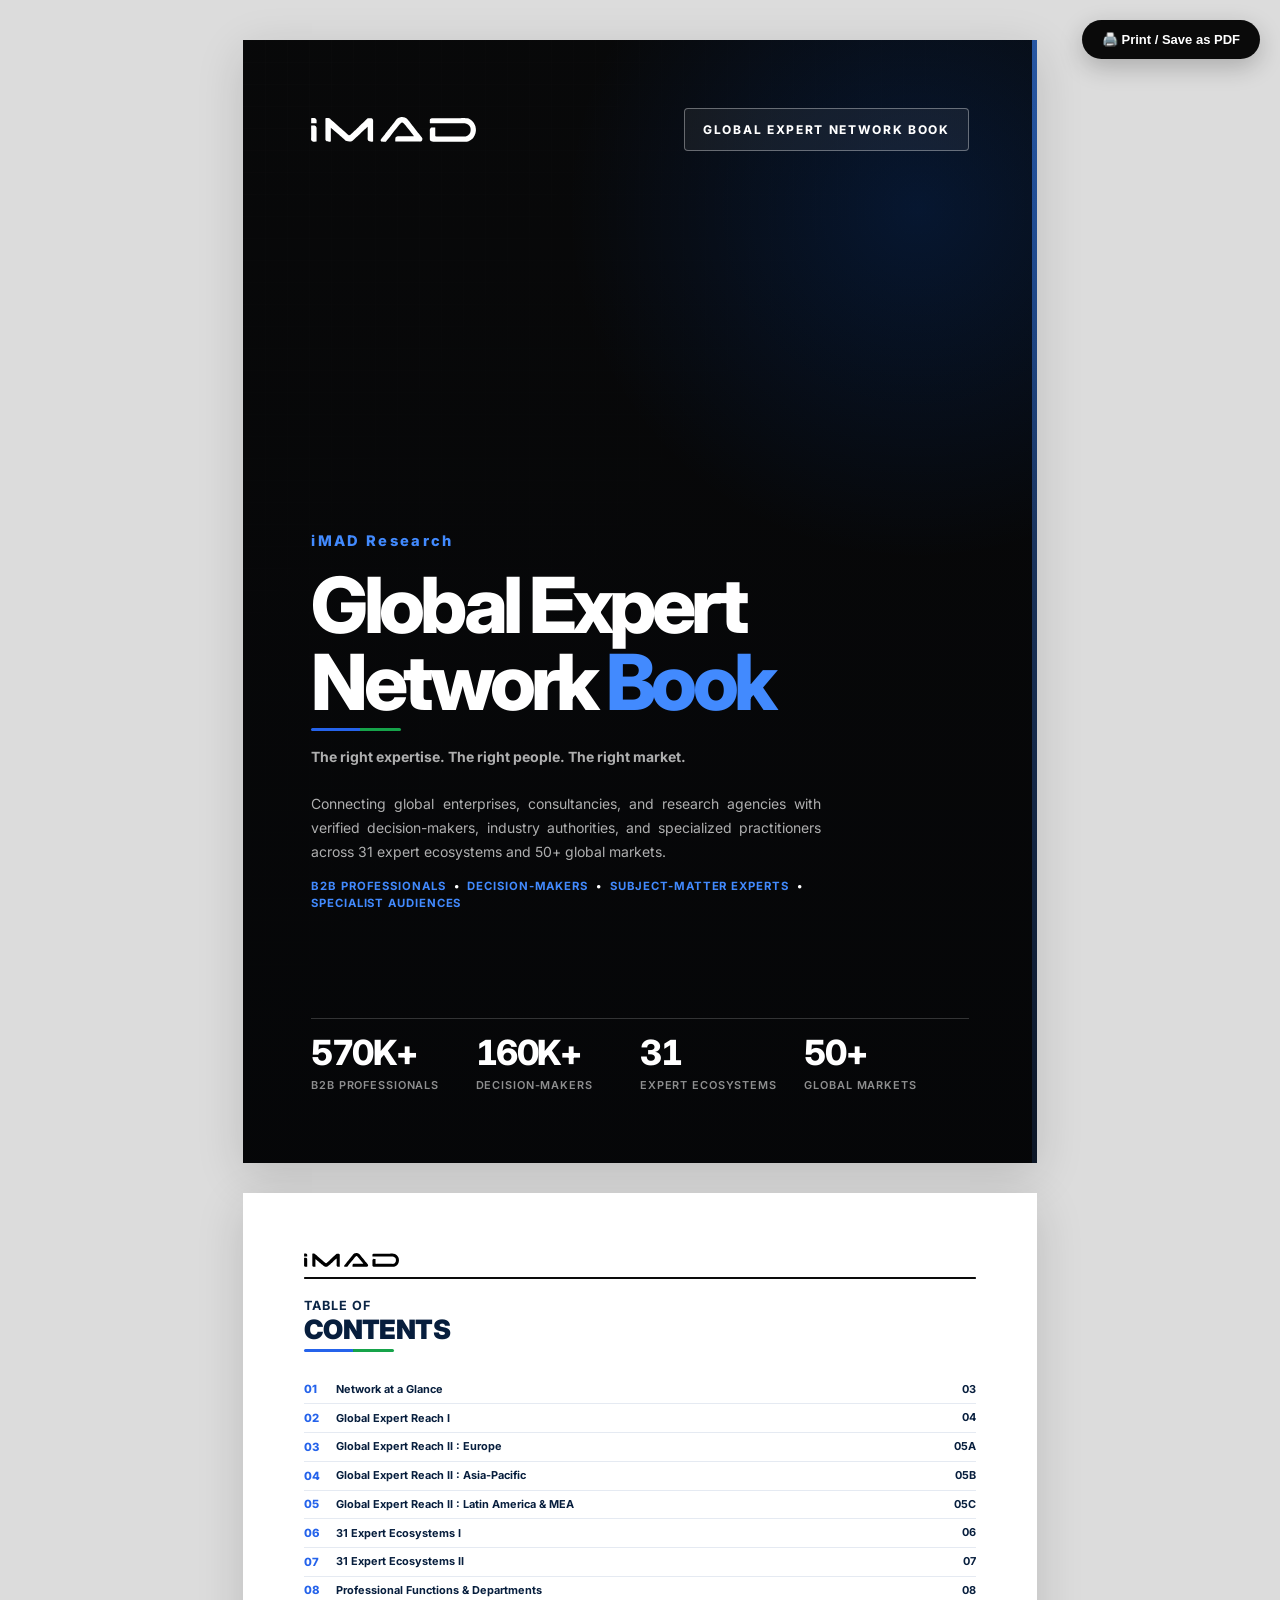
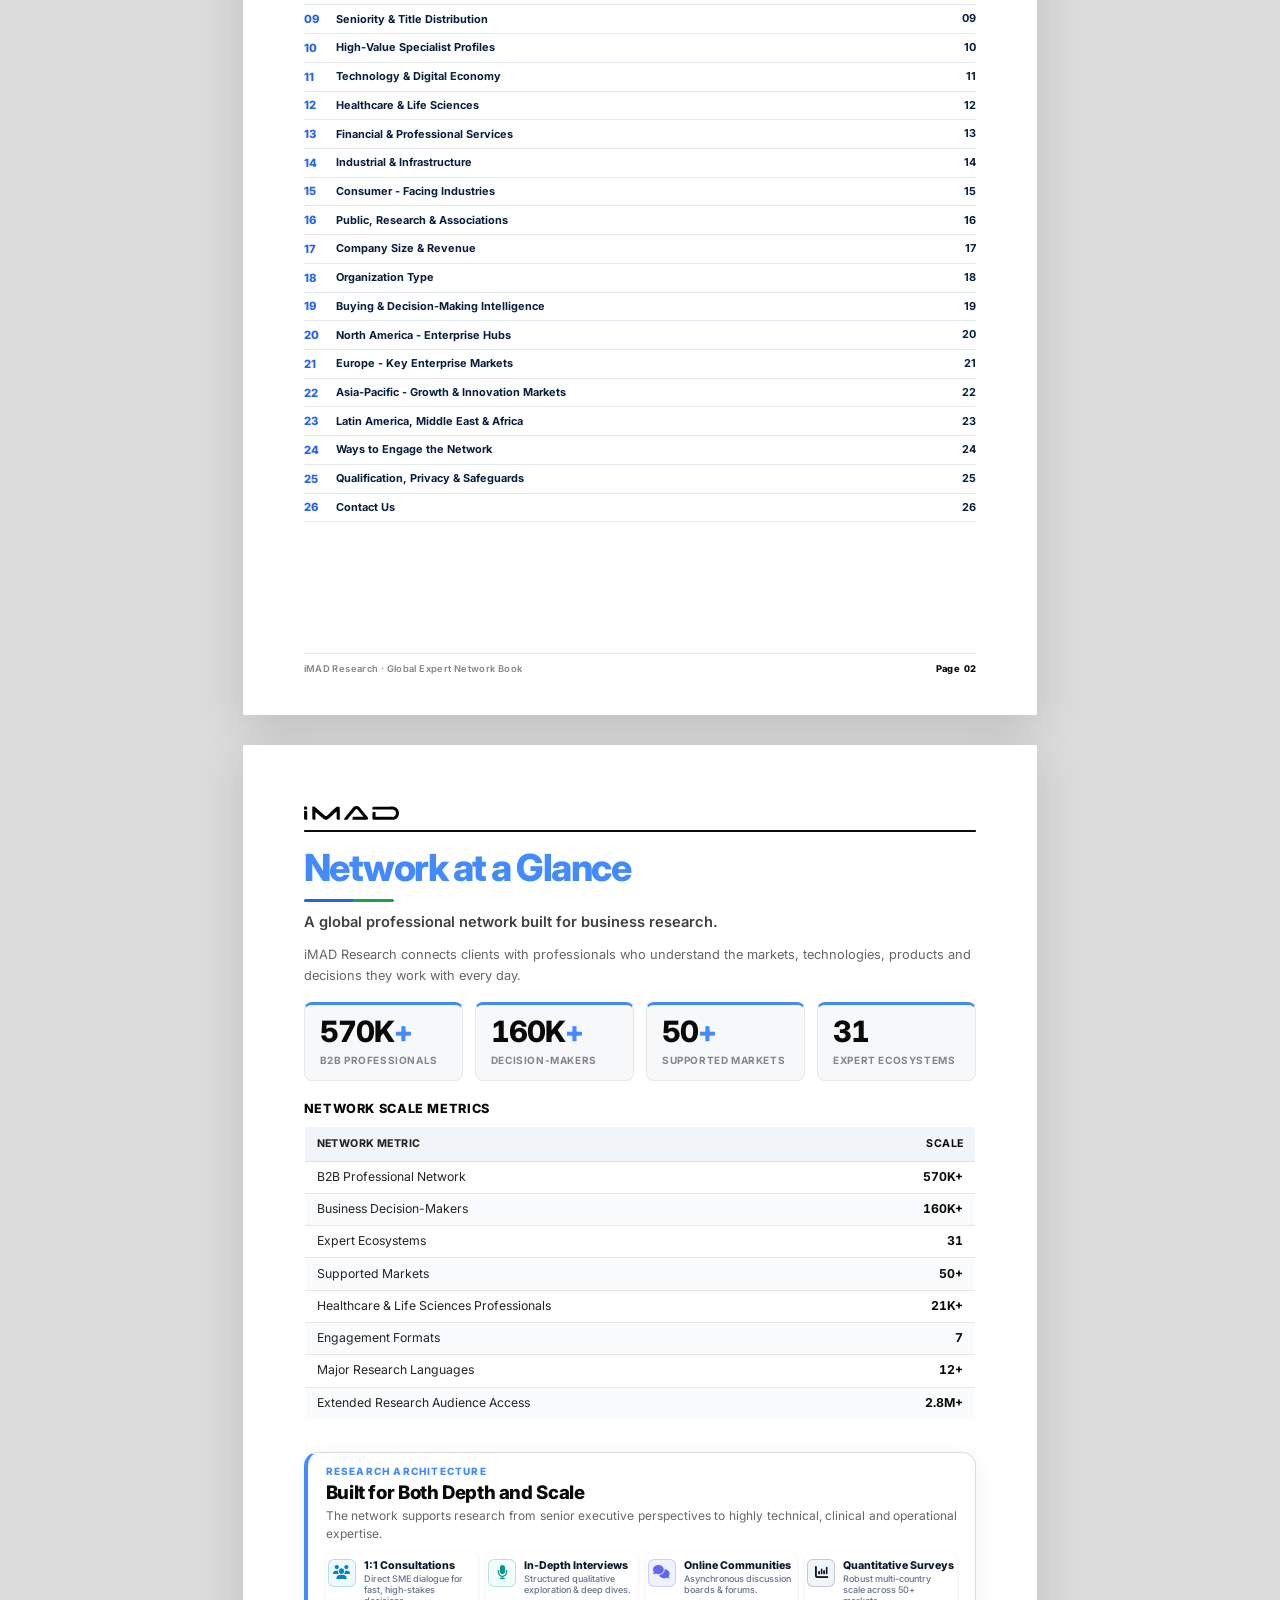
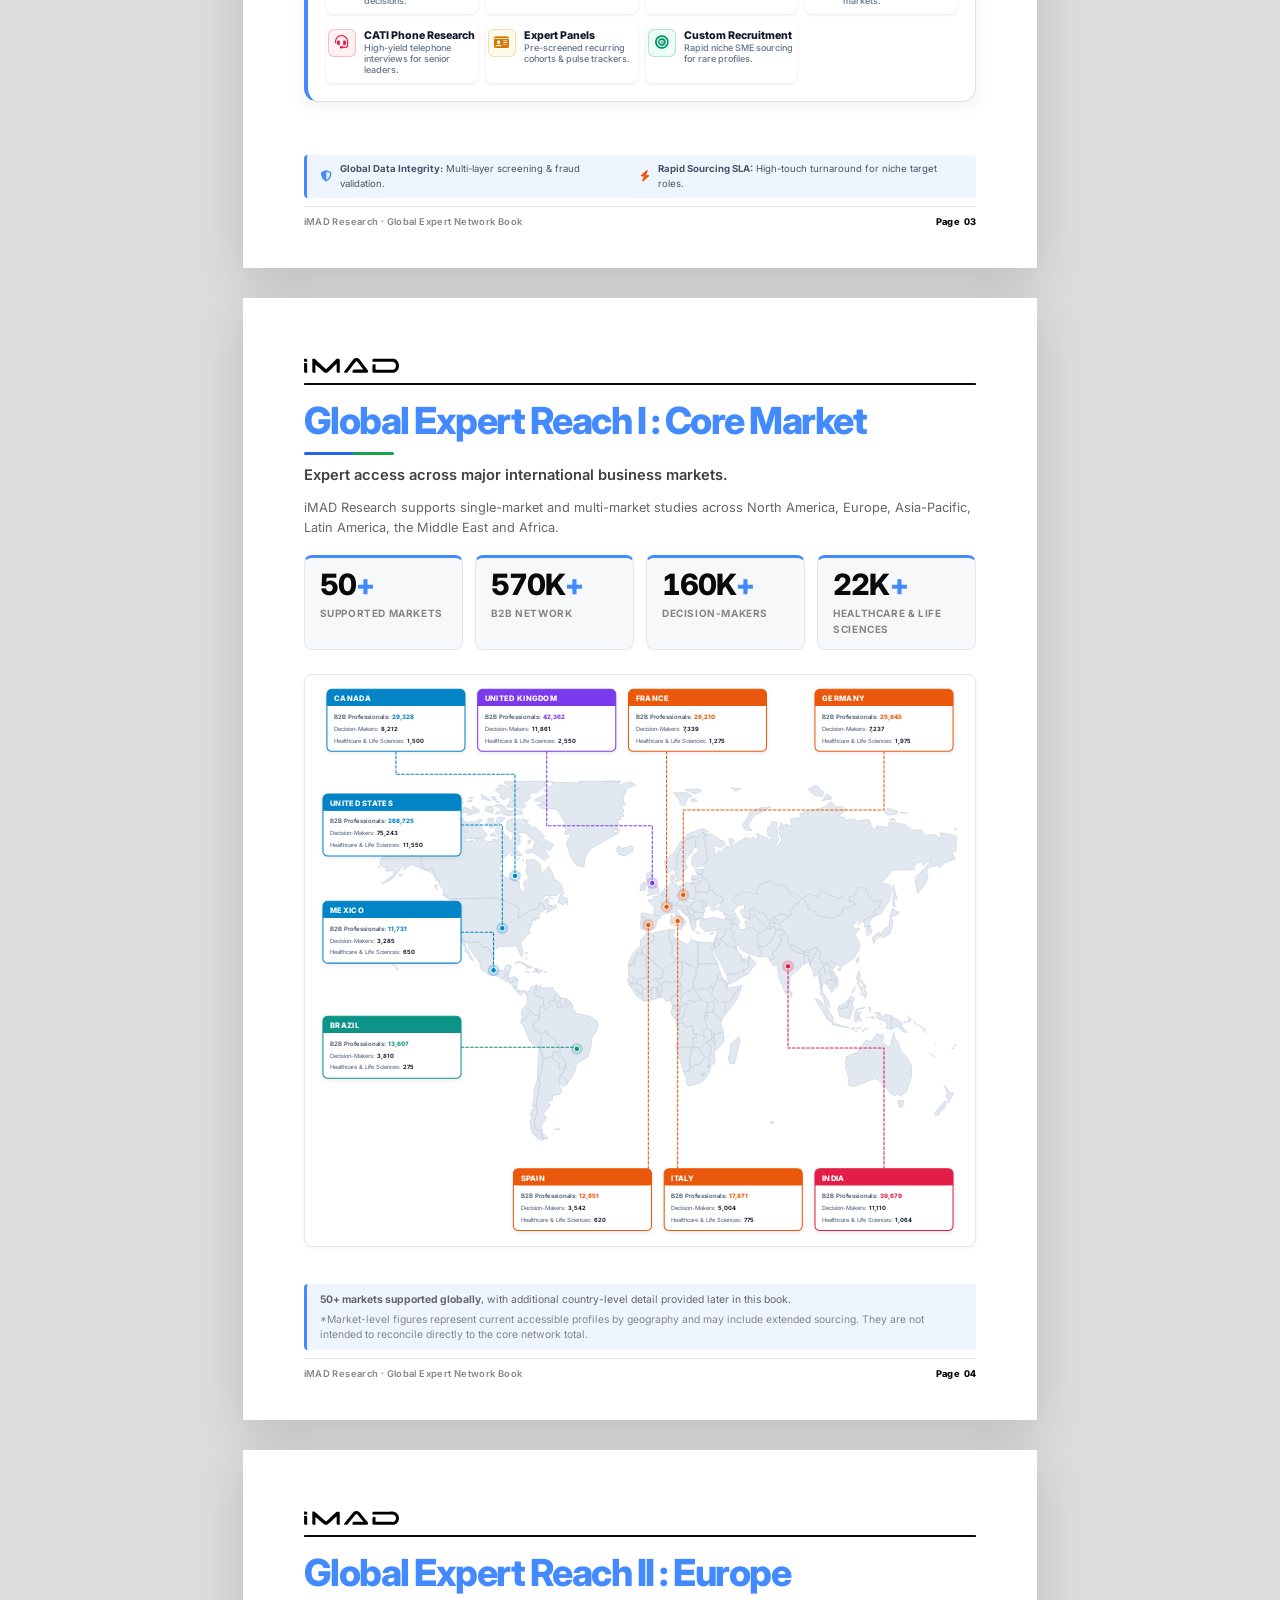
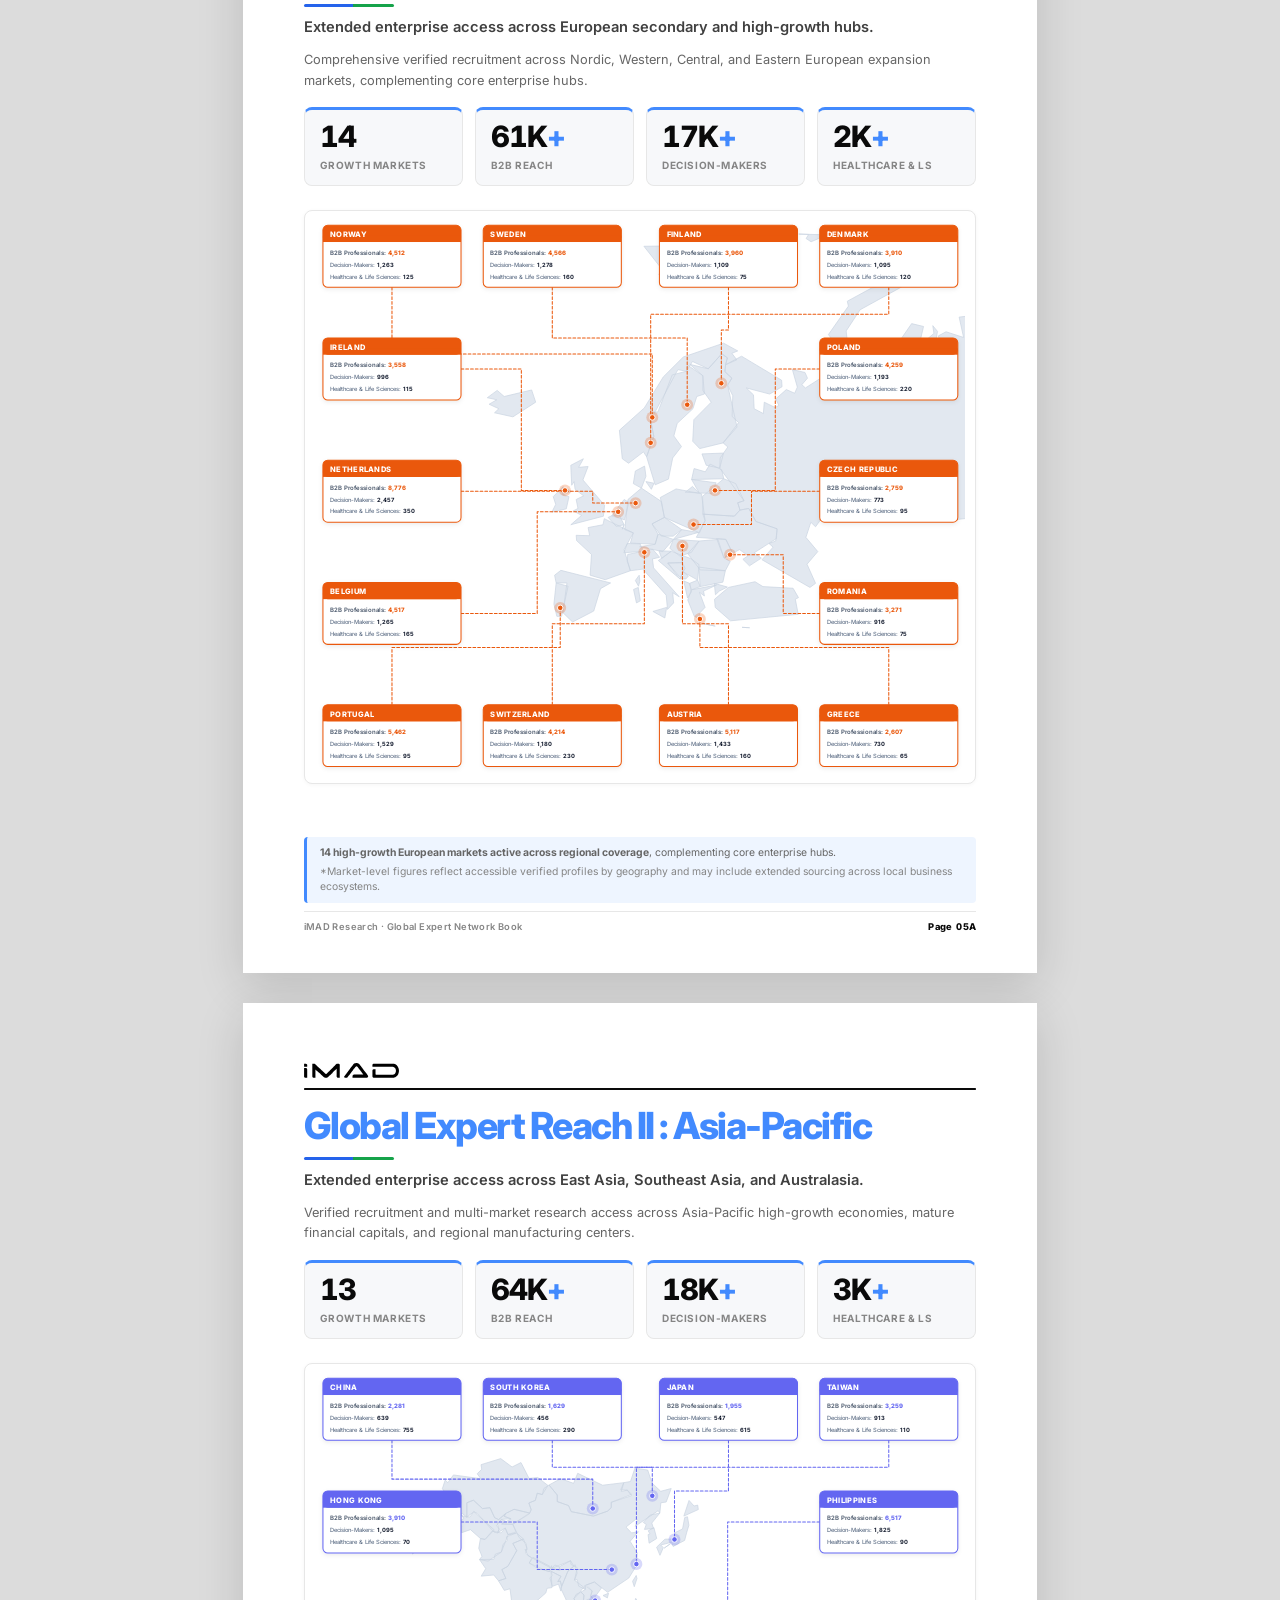
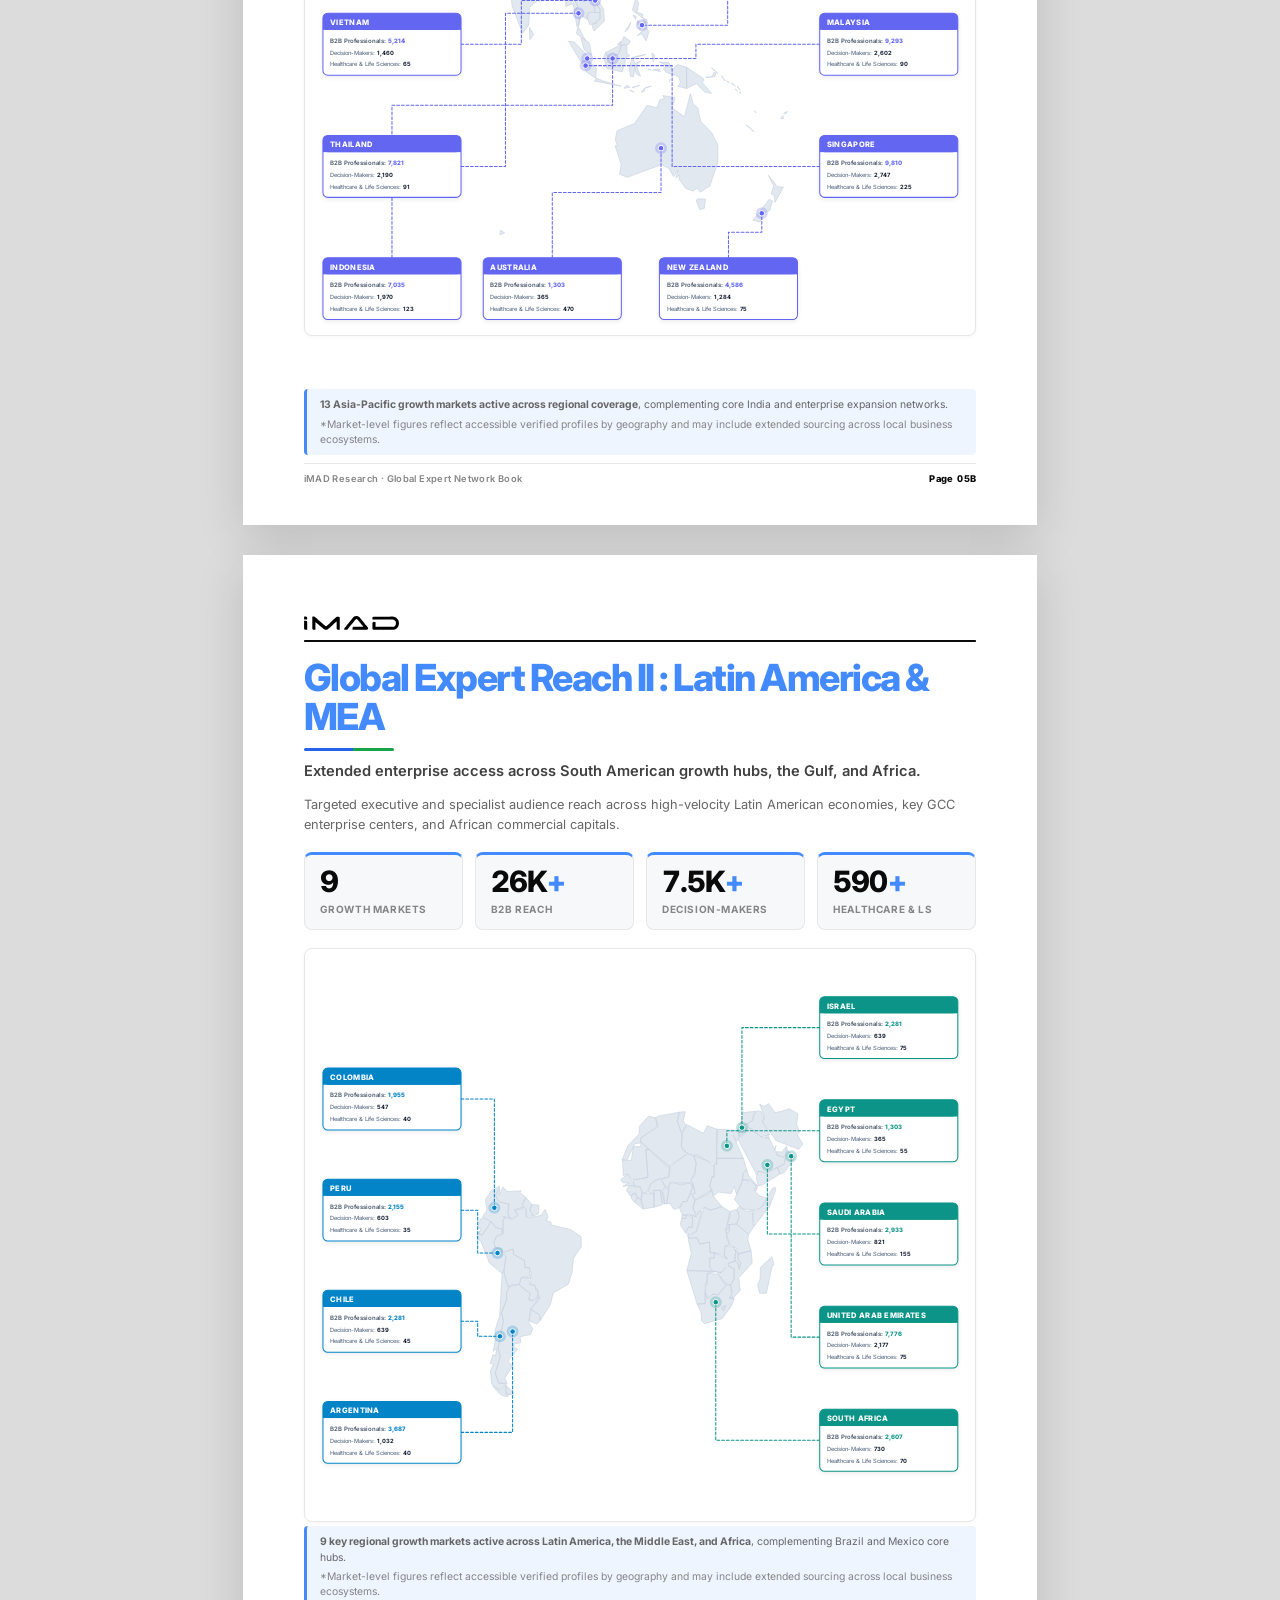
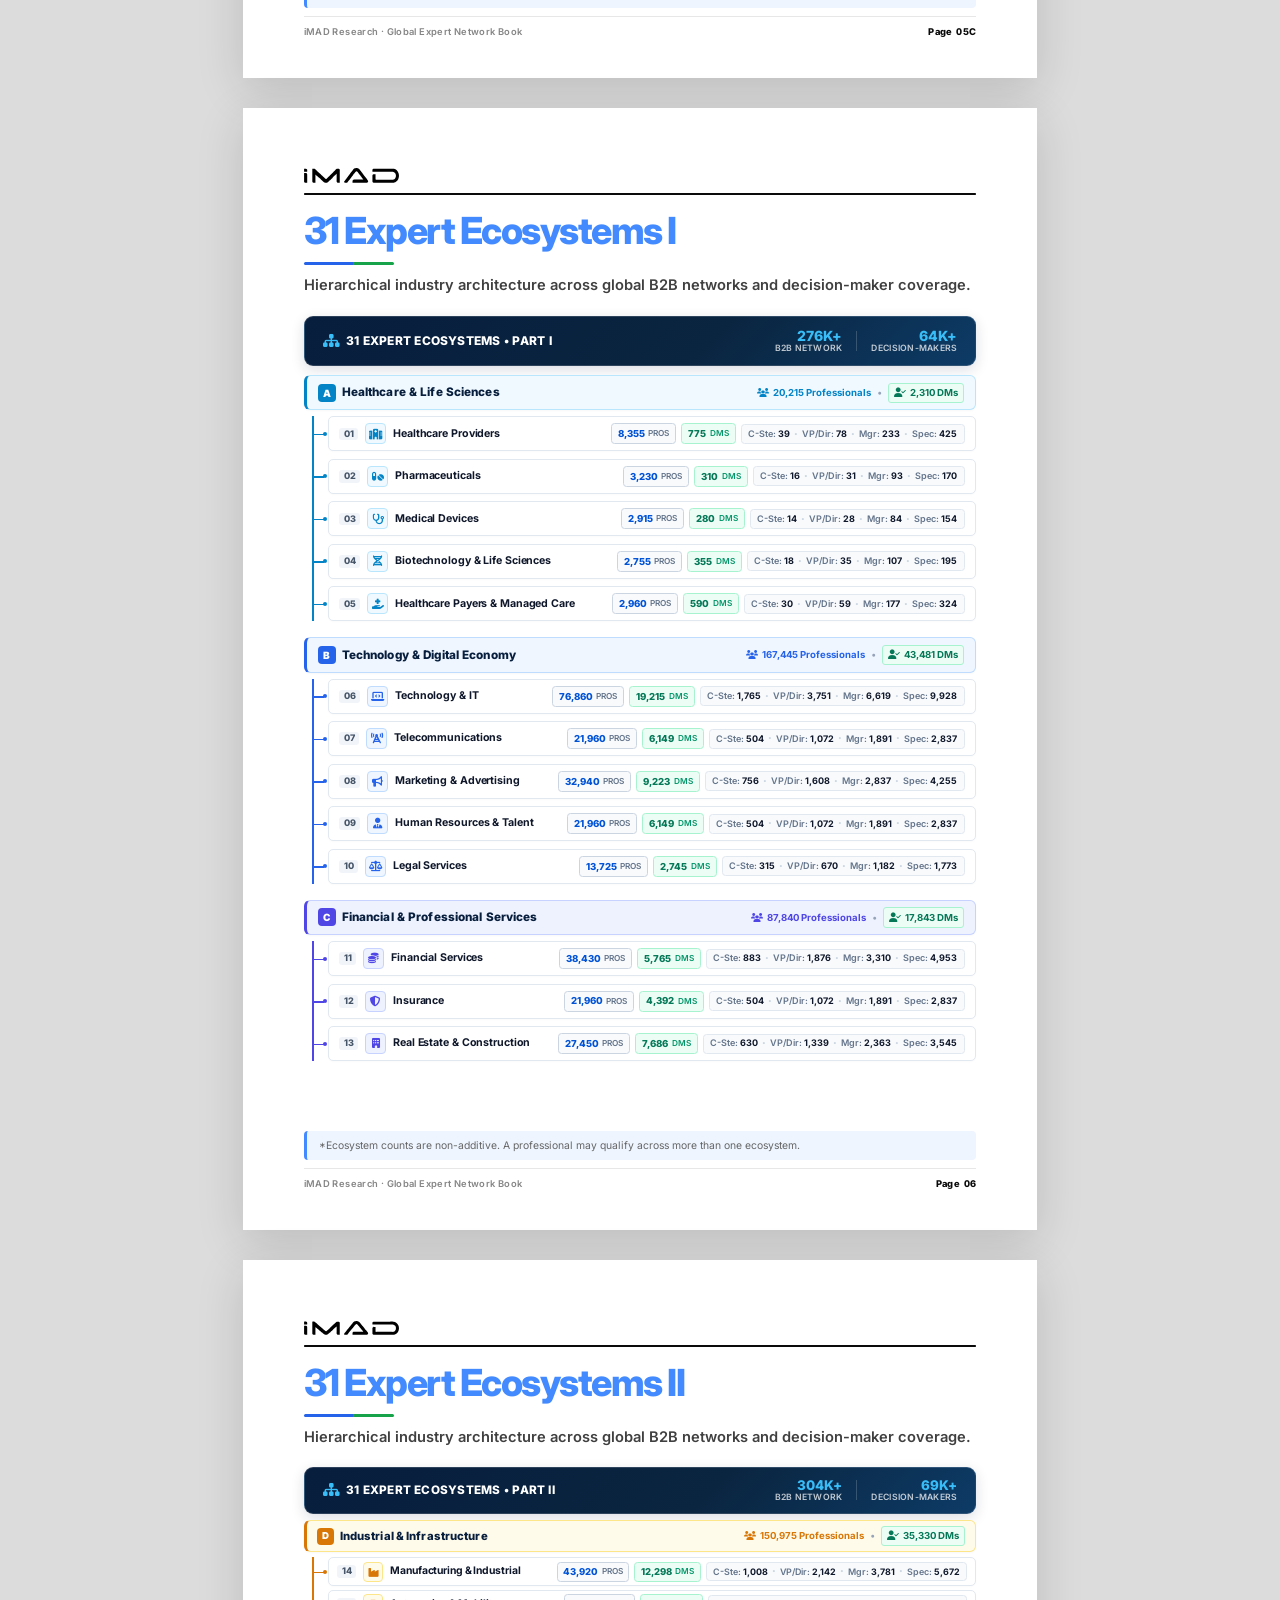
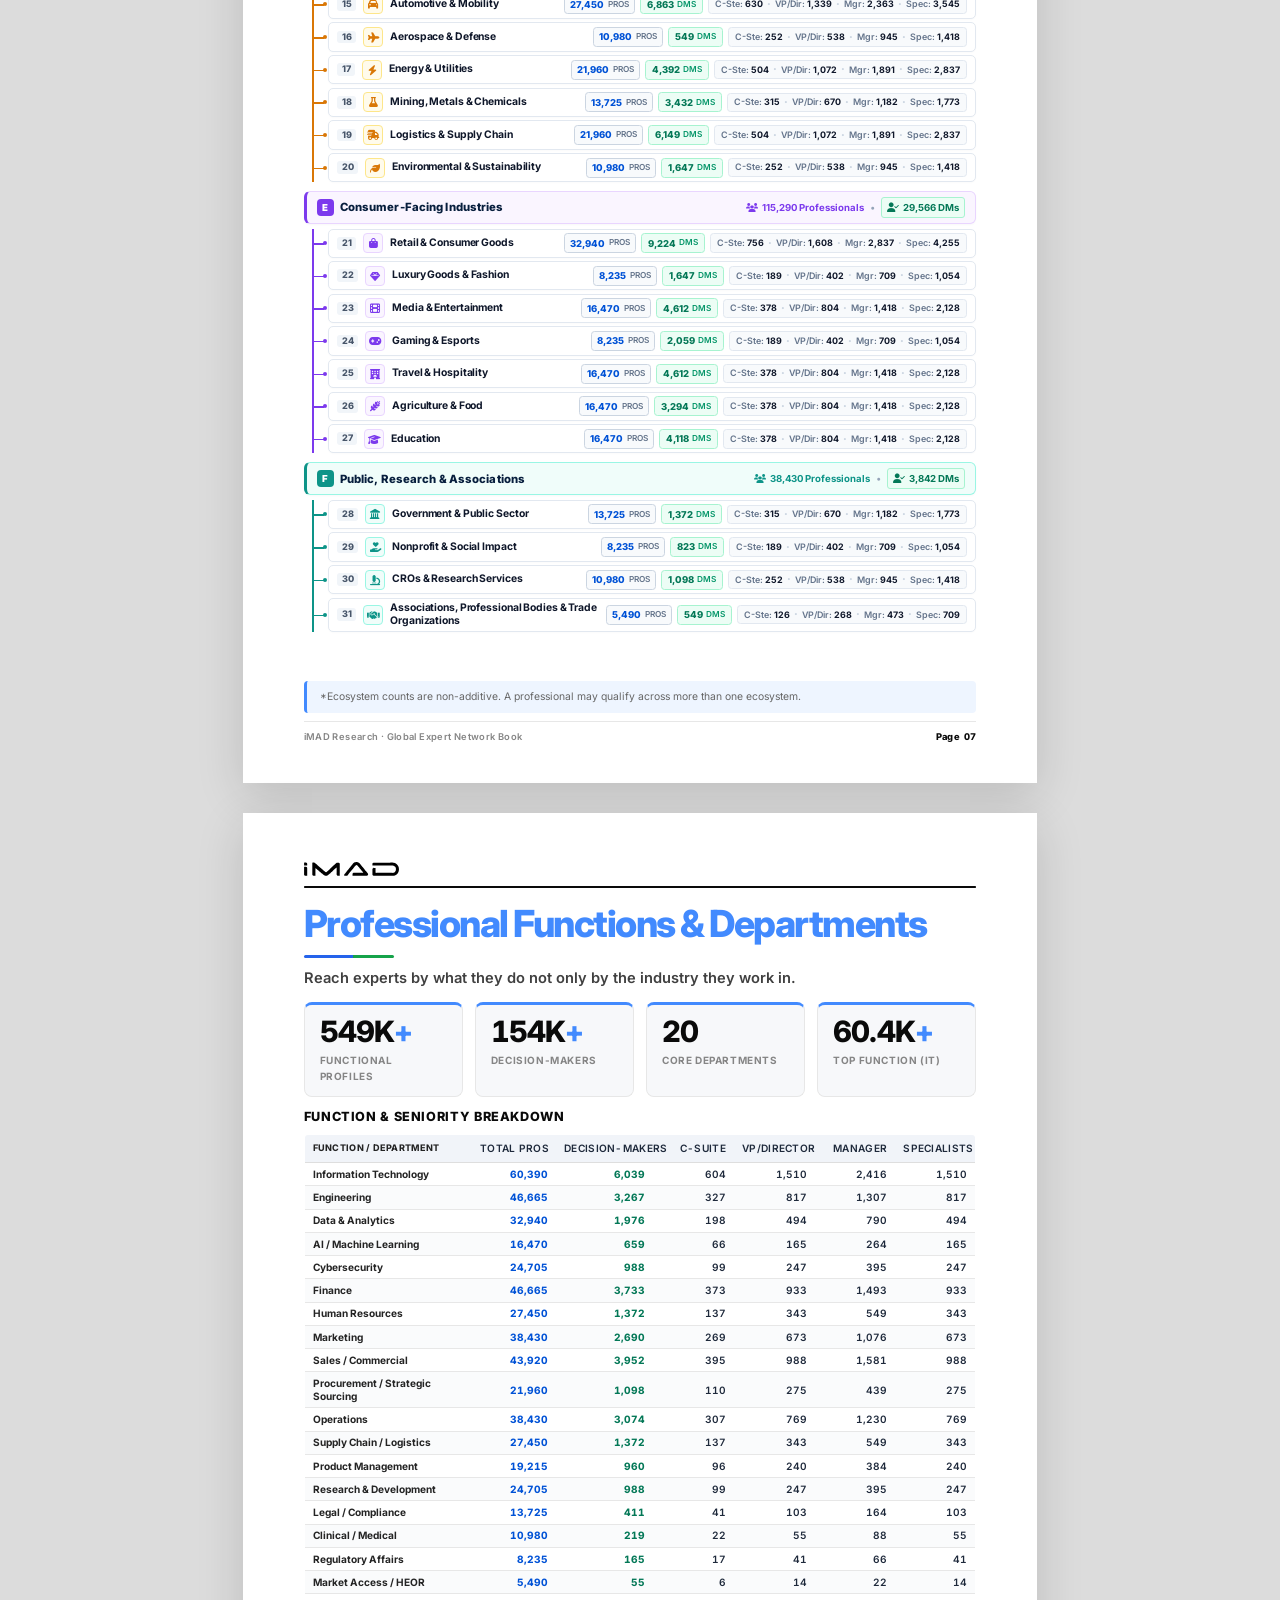
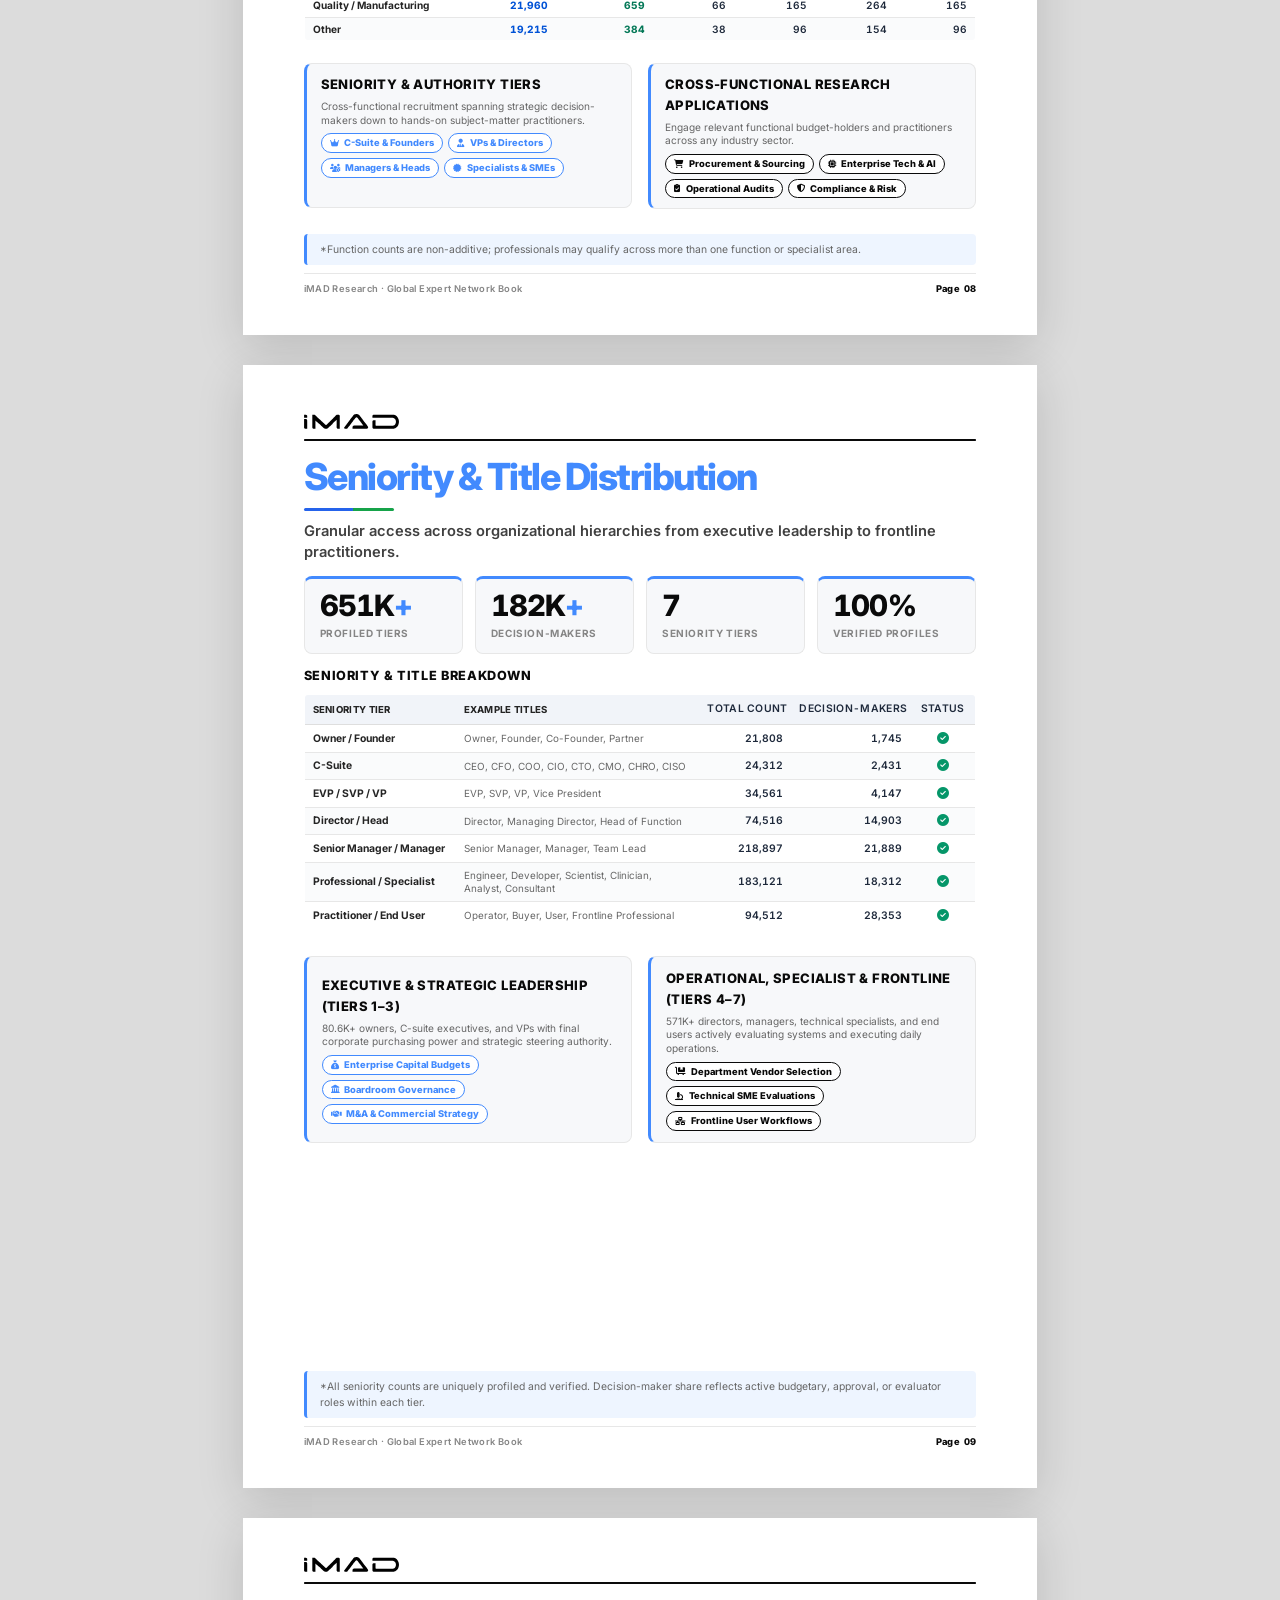
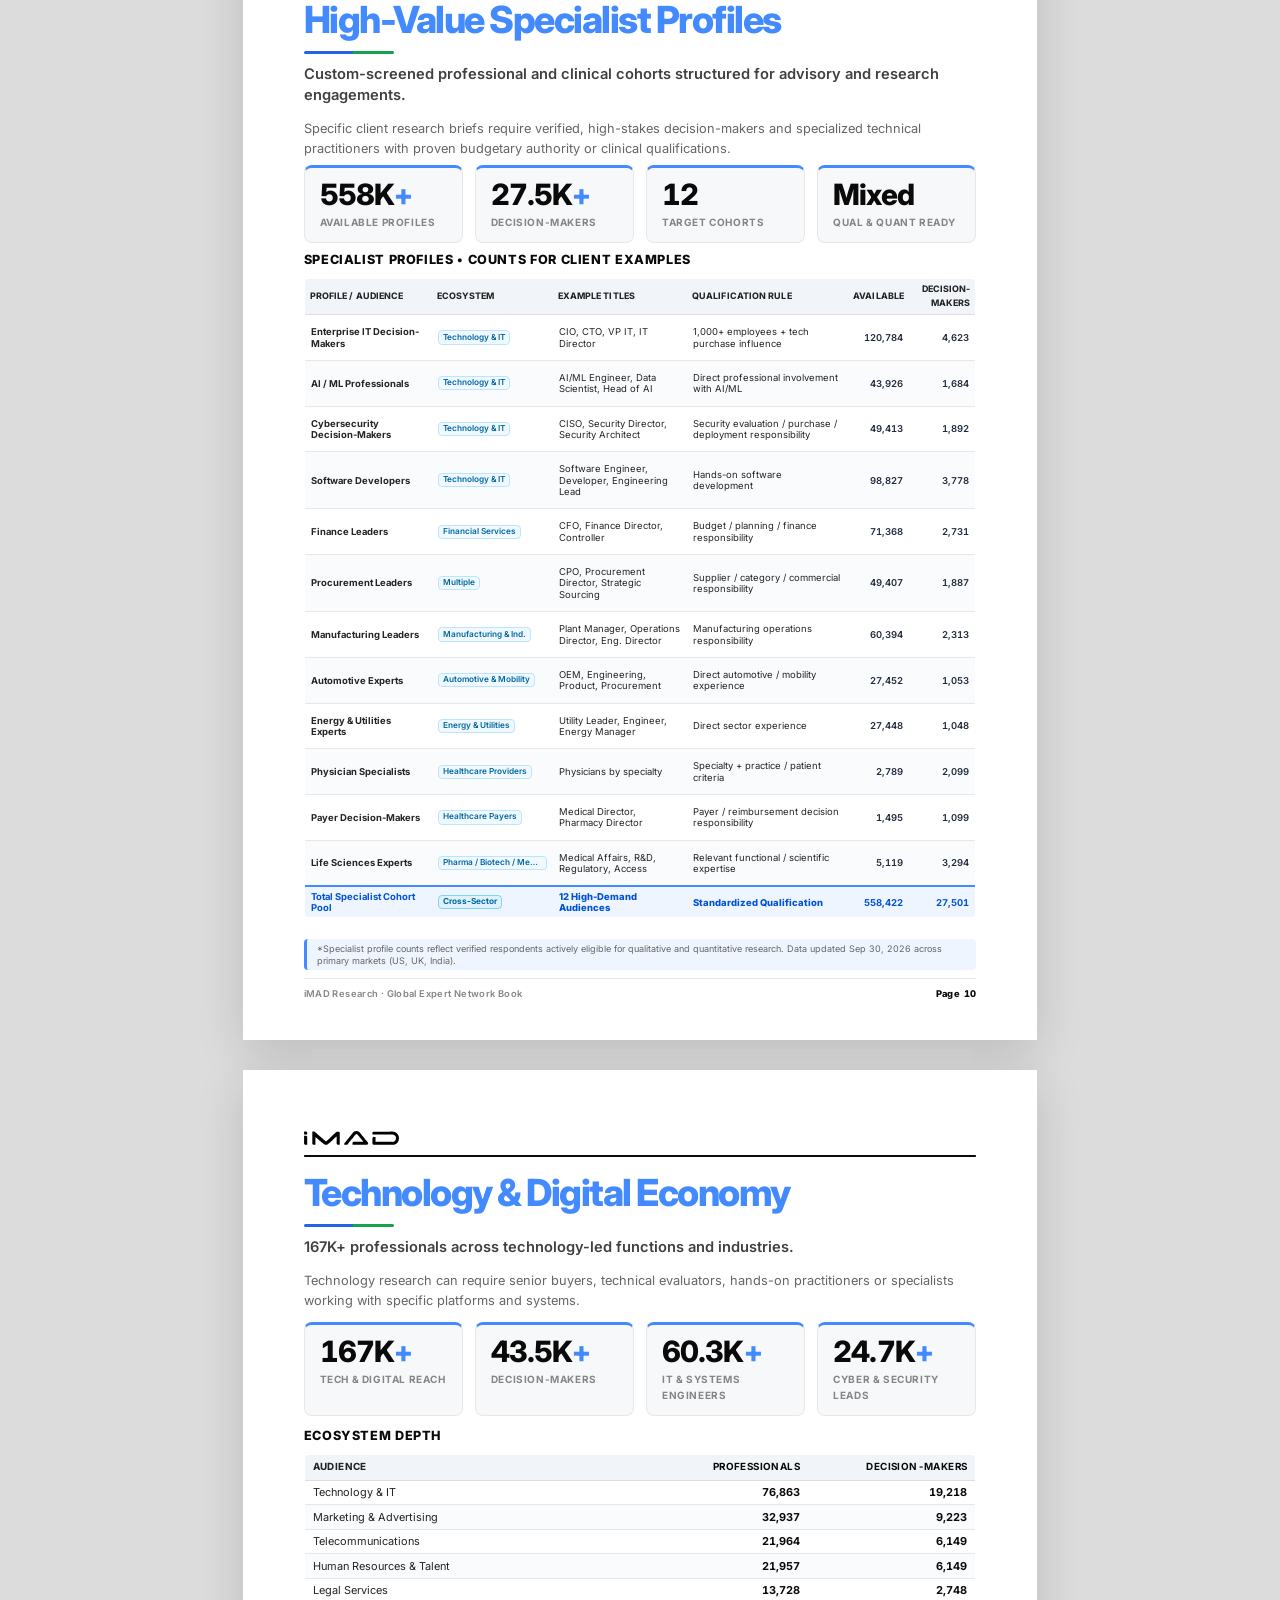
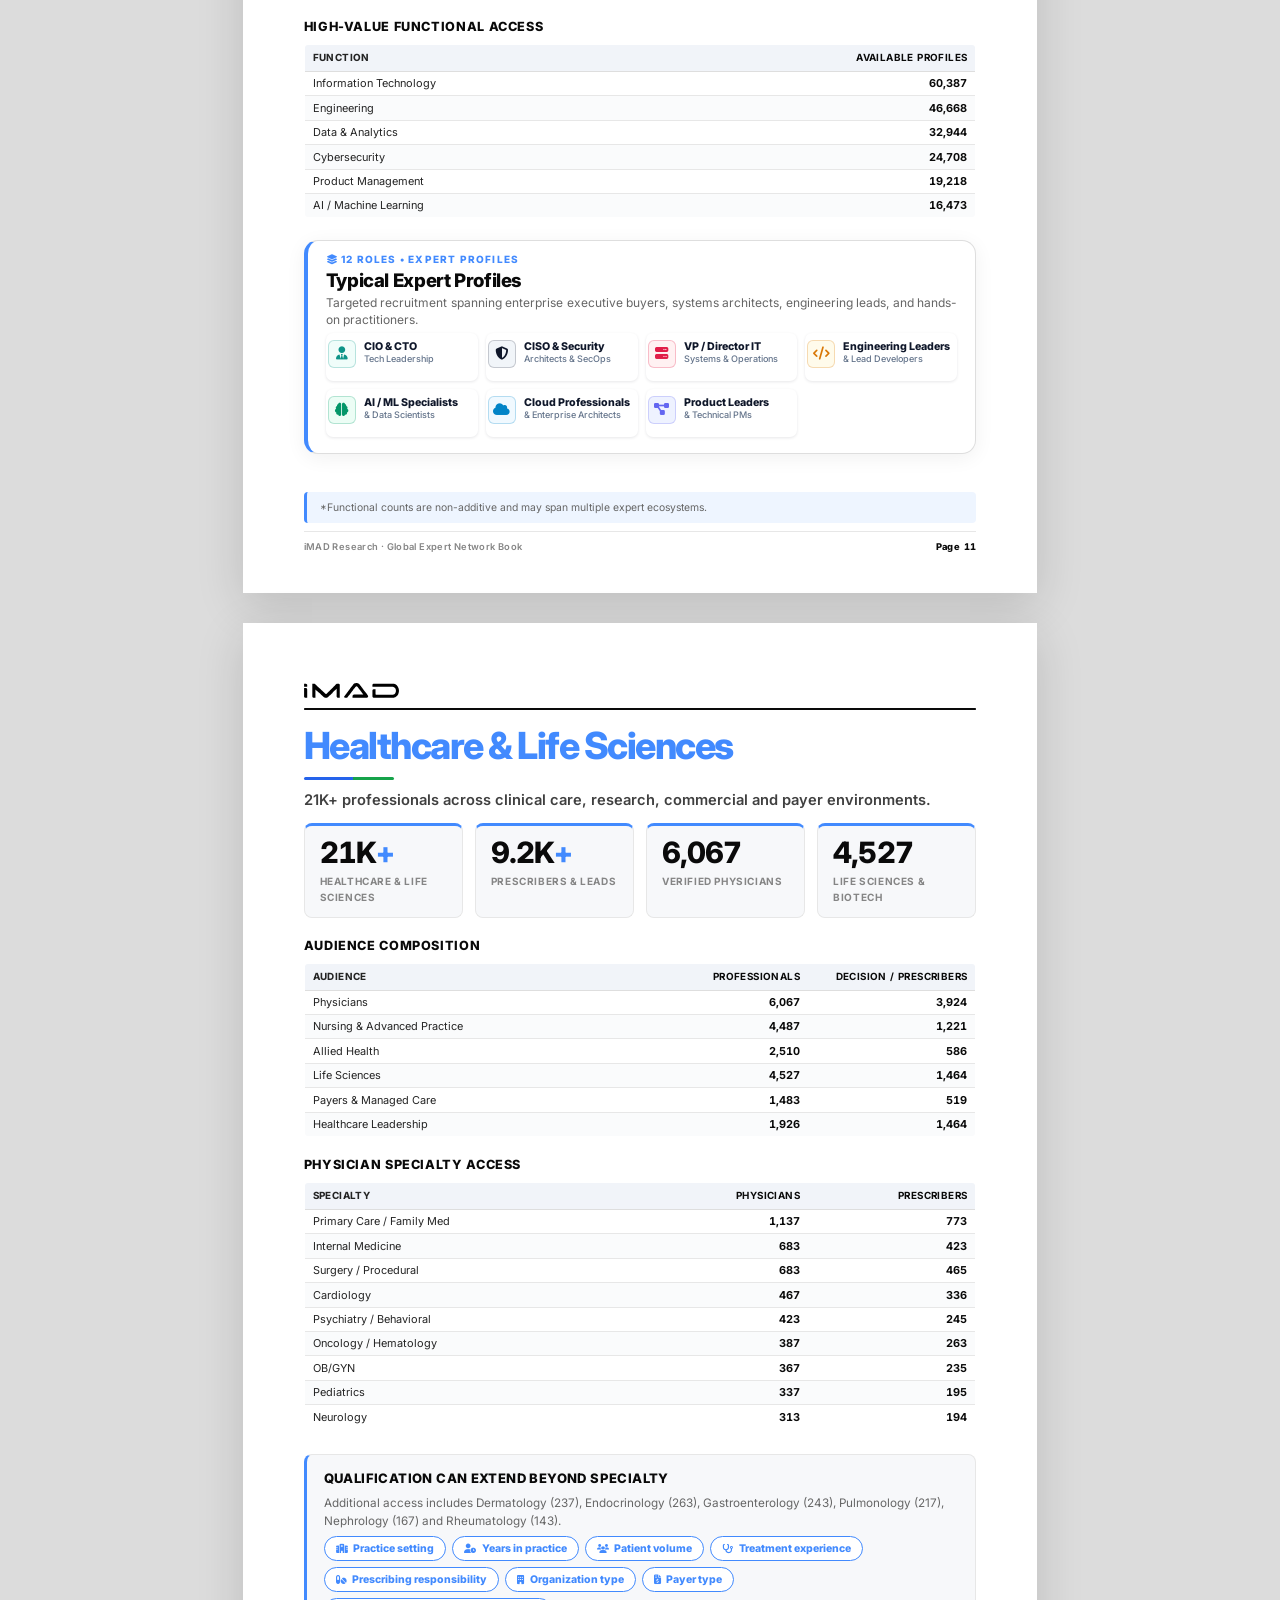
<file: index.html>
<!DOCTYPE html>
<html lang="en">

<head>
  <meta charset="UTF-8">
  <title>iMAD Research - Global Expert Network Book</title>
  <meta name="viewport" content="width=device-width, initial-scale=1.0">
  <meta name="description"
    content="iMAD Research Global Expert Network Book -B2B Professionals, Decision-Makers, Subject-Matter Experts, Specialist Audiences across 31 Ecosystems and 50+ Global Markets.">
  <link rel="stylesheet" href="https://cdnjs.cloudflare.com/ajax/libs/font-awesome/6.5.1/css/all.min.css">
  <link rel="stylesheet" href="style.css">
</head>

<body>

  <button class="print-toolbar no-print" onclick="window.print()">🖨️ Print / Save as PDF</button>

  <!-- ============================================================
     PAGE 01 -COVER
  ============================================================ -->
  <section class="page page--cover" id="page-01">
    <div class="divider-photo"
      style="background-image:url('https://images.unsplash.com/photo-1451187580459-43490279c0fa?w=1000&q=70&auto=format');">
    </div>
    <div class="divider-overlay"></div>
    <div class="deco-grid"></div>
    <div class="page-body">
      <div class="cover-top">
        <img src="iMAD_logo.svg" alt="iMAD Research" class="cover-logo logo-mark">
        <div class="cover-tag">Global Expert Network Book</div>
      </div>

      <div class="cover-mid">
        <div class="cover-brand-label">iMAD Research</div>
        <h1 class="cover-title">Global Expert<br>Network <span>Book</span></h1>
        <div class="toc-accent-bar"></div>
        <p class="cover-desc"><strong>The right expertise. The right people. The right market.</strong><br><br>
          Connecting global enterprises, consultancies, and research agencies with verified decision-makers, industry
          authorities, and specialized practitioners across 31 expert ecosystems and 50+ global markets.
        </p>
        <div class="cover-audiences">B2B Professionals <span>&bull;</span> Decision-Makers <span>&bull;</span>
          Subject-Matter Experts <span>&bull;</span> Specialist Audiences</div>
      </div>

      <div class="cover-stats">
        <div class="stat"><span class="num">570K+</span><span class="lbl">B2B Professionals</span></div>
        <div class="stat"><span class="num">160K+</span><span class="lbl">Decision-Makers</span></div>
        <div class="stat"><span class="num">31</span><span class="lbl">Expert Ecosystems</span></div>
        <div class="stat"><span class="num">50+</span><span class="lbl">Global Markets</span></div>
      </div>
    </div>
  </section>

  <!-- ============================================================
     PAGE 02 -TABLE OF CONTENTS / INDEX
  ============================================================ -->
  <section class="page" id="page-02">
    <!-- Right-side Globe & Network Graphic -->

    <div class="page-body">
      <div class="page-header"><img src="iMAD_logo.svg" alt="iMAD Research" class="page-logo"></div>
      <div class="header-divider"></div>

      <div class="toc-simple-header">
        <div class="toc-simple-sub">TABLE OF</div>
        <h1 class="toc-simple-main">CONTENTS</h1>
        <div class="toc-accent-bar"></div>
      </div>

      <div class="toc-simple-list">
        <a href="#page-03" class="toc-simple-row">
          <div class="toc-s-num">01</div>
          <div class="toc-s-content">
            <div class="toc-s-title">Network at a Glance</div>
          </div>
          <div class="toc-s-page">03</div>
        </a>

        <a href="#page-04" class="toc-simple-row">
          <div class="toc-s-num">02</div>
          <div class="toc-s-content">
            <div class="toc-s-title">Global Expert Reach I</div>
          </div>
          <div class="toc-s-page">04</div>
        </a>

        <a href="#page-05" class="toc-simple-row">
          <div class="toc-s-num">03</div>
          <div class="toc-s-content">
            <div class="toc-s-title">Global Expert Reach II : Europe</div>
          </div>
          <div class="toc-s-page">05A</div>
        </a>

        <a href="#page-05b" class="toc-simple-row">
          <div class="toc-s-num">04</div>
          <div class="toc-s-content">
            <div class="toc-s-title">Global Expert Reach II : Asia-Pacific</div>
          </div>
          <div class="toc-s-page">05B</div>
        </a>

        <a href="#page-05c" class="toc-simple-row">
          <div class="toc-s-num">05</div>
          <div class="toc-s-content">
            <div class="toc-s-title">Global Expert Reach II : Latin America &amp; MEA</div>
          </div>
          <div class="toc-s-page">05C</div>
        </a>

        <a href="#page-06" class="toc-simple-row">
          <div class="toc-s-num">06</div>
          <div class="toc-s-content">
            <div class="toc-s-title">31 Expert Ecosystems I</div>
          </div>
          <div class="toc-s-page">06</div>
        </a>

        <a href="#page-07" class="toc-simple-row">
          <div class="toc-s-num">07</div>
          <div class="toc-s-content">
            <div class="toc-s-title">31 Expert Ecosystems II</div>
          </div>
          <div class="toc-s-page">07</div>
        </a>

        <a href="#page-08" class="toc-simple-row">
          <div class="toc-s-num">08</div>
          <div class="toc-s-content">
            <div class="toc-s-title">Professional Functions &amp; Departments</div>
          </div>
          <div class="toc-s-page">08</div>
        </a>

        <a href="#page-09" class="toc-simple-row">
          <div class="toc-s-num">09</div>
          <div class="toc-s-content">
            <div class="toc-s-title">Seniority &amp; Title Distribution</div>
          </div>
          <div class="toc-s-page">09</div>
        </a>

        <a href="#page-10" class="toc-simple-row">
          <div class="toc-s-num">10</div>
          <div class="toc-s-content">
            <div class="toc-s-title">High-Value Specialist Profiles</div>
          </div>
          <div class="toc-s-page">10</div>
        </a>

        <a href="#page-11" class="toc-simple-row">
          <div class="toc-s-num">11</div>
          <div class="toc-s-content">
            <div class="toc-s-title">Technology &amp; Digital Economy</div>
          </div>
          <div class="toc-s-page">11</div>
        </a>

        <a href="#page-12" class="toc-simple-row">
          <div class="toc-s-num">12</div>
          <div class="toc-s-content">
            <div class="toc-s-title">Healthcare &amp; Life Sciences</div>
          </div>
          <div class="toc-s-page">12</div>
        </a>

        <a href="#page-13" class="toc-simple-row">
          <div class="toc-s-num">13</div>
          <div class="toc-s-content">
            <div class="toc-s-title">Financial &amp; Professional Services</div>
          </div>
          <div class="toc-s-page">13</div>
        </a>

        <a href="#page-14" class="toc-simple-row">
          <div class="toc-s-num">14</div>
          <div class="toc-s-content">
            <div class="toc-s-title">Industrial &amp; Infrastructure</div>
          </div>
          <div class="toc-s-page">14</div>
        </a>

        <a href="#page-15" class="toc-simple-row">
          <div class="toc-s-num">15</div>
          <div class="toc-s-content">
            <div class="toc-s-title">Consumer - Facing Industries</div>
          </div>
          <div class="toc-s-page">15</div>
        </a>

        <a href="#page-16" class="toc-simple-row">
          <div class="toc-s-num">16</div>
          <div class="toc-s-content">
            <div class="toc-s-title">Public, Research &amp; Associations</div>
          </div>
          <div class="toc-s-page">16</div>
        </a>

        <a href="#page-17" class="toc-simple-row">
          <div class="toc-s-num">17</div>
          <div class="toc-s-content">
            <div class="toc-s-title">Company Size &amp; Revenue</div>
          </div>
          <div class="toc-s-page">17</div>
        </a>

        <a href="#page-18" class="toc-simple-row">
          <div class="toc-s-num">18</div>
          <div class="toc-s-content">
            <div class="toc-s-title">Organization Type</div>
          </div>
          <div class="toc-s-page">18</div>
        </a>

        <a href="#page-19" class="toc-simple-row">
          <div class="toc-s-num">19</div>
          <div class="toc-s-content">
            <div class="toc-s-title">Buying &amp; Decision-Making Intelligence</div>
          </div>
          <div class="toc-s-page">19</div>
        </a>

        <a href="#page-20" class="toc-simple-row">
          <div class="toc-s-num">20</div>
          <div class="toc-s-content">
            <div class="toc-s-title">North America - Enterprise Hubs</div>
          </div>
          <div class="toc-s-page">20</div>
        </a>

        <a href="#page-21" class="toc-simple-row">
          <div class="toc-s-num">21</div>
          <div class="toc-s-content">
            <div class="toc-s-title">Europe - Key Enterprise Markets</div>
          </div>
          <div class="toc-s-page">21</div>
        </a>

        <a href="#page-22" class="toc-simple-row">
          <div class="toc-s-num">22</div>
          <div class="toc-s-content">
            <div class="toc-s-title">Asia-Pacific - Growth &amp; Innovation Markets</div>
          </div>
          <div class="toc-s-page">22</div>
        </a>

        <a href="#page-23" class="toc-simple-row">
          <div class="toc-s-num">23</div>
          <div class="toc-s-content">
            <div class="toc-s-title">Latin America, Middle East &amp; Africa</div>
          </div>
          <div class="toc-s-page">23</div>
        </a>

        <a href="#page-24" class="toc-simple-row">
          <div class="toc-s-num">24</div>
          <div class="toc-s-content">
            <div class="toc-s-title">Ways to Engage the Network</div>
          </div>
          <div class="toc-s-page">24</div>
        </a>

        <a href="#page-25" class="toc-simple-row">
          <div class="toc-s-num">25</div>
          <div class="toc-s-content">
            <div class="toc-s-title">Qualification, Privacy &amp; Safeguards</div>
          </div>
          <div class="toc-s-page">25</div>
        </a>

        <a href="#page-26" class="toc-simple-row">
          <div class="toc-s-num">26</div>
          <div class="toc-s-content">
            <div class="toc-s-title">Contact Us</div>
          </div>
          <div class="toc-s-page">26</div>
        </a>
      </div>

    </div>
    <div class="footer">
      <span>iMAD Research &middot; Global Expert Network Book</span>
      <span class="foot-page">Page 02</span>
    </div>
  </section>

  <!-- ============================================================
     PAGE 03 -NETWORK AT A GLANCE
  ============================================================ -->
  <section class="page" id="page-03">
    <div class="page-body">
      <div class="page-header"><img src="iMAD_logo.svg" alt="iMAD Research" class="page-logo"></div>
      <div class="header-divider"></div>
      <h1 class="page-title">Network at a Glance</h1>
      <div class="toc-accent-bar"></div>
      <div class="page-subtitle">A global professional network built for business research.</div>
      <div class="page-intro">
        <p>iMAD Research connects clients with professionals who understand the markets, technologies, products and
          decisions they work with every day.</p>
      </div>

      <div class="kpi-row">
        <div class="kpi-card">
          <div class="kpi-val">570K<em>+</em></div>
          <div class="kpi-lbl">B2B Professionals</div>
        </div>
        <div class="kpi-card">
          <div class="kpi-val">160K<em>+</em></div>
          <div class="kpi-lbl">Decision-Makers</div>
        </div>

        <div class="kpi-card">
          <div class="kpi-val">50<em>+</em></div>
          <div class="kpi-lbl">Supported Markets</div>
        </div>
        <div class="kpi-card">
          <div class="kpi-val">31</div>
          <div class="kpi-lbl">Expert Ecosystems</div>
        </div>
      </div>

      <div class="table-wrap">
        <div class="table-title">Network Scale Metrics</div>
        <table class="data-table">
          <thead>
            <tr>
              <th>Network Metric</th>
              <th class="num-col" style="width: 140px;">Scale</th>
            </tr>
          </thead>
          <tbody>
            <tr>
              <td>B2B Professional Network</td>
              <td class="num-col">570K+</td>
            </tr>
            <tr>
              <td>Business Decision-Makers</td>
              <td class="num-col">160K+</td>
            </tr>
            <tr>
              <td>Expert Ecosystems</td>
              <td class="num-col">31</td>
            </tr>
            <tr>
              <td>Supported Markets</td>
              <td class="num-col">50+</td>
            </tr>
            <tr>
              <td>Healthcare &amp; Life Sciences Professionals</td>
              <td class="num-col">21K+</td>
            </tr>
            <tr>
              <td>Engagement Formats</td>
              <td class="num-col">7</td>
            </tr>
            <tr>
              <td>Major Research Languages</td>
              <td class="num-col">12+</td>
            </tr>
            <tr>
              <td>Extended Research Audience Access</td>
              <td class="num-col">2.8M+</td>
            </tr>
          </tbody>
        </table>
      </div>

      <div class="radial-feature-box" style="margin-top: 10px; margin-bottom: 8px; padding: 10px 18px;">
        <div class="">
          <div class="radial-feature-header">
            <div class="radial-badge">RESEARCH ARCHITECTURE</div>
            <h4 class="radial-title">Built for Both Depth and Scale</h4>
            <p class="radial-desc">The network supports research from senior executive perspectives to highly technical,
              clinical and operational expertise.</p>
          </div>
        </div>

        <!-- 7-ITEM ENGAGEMENT ARCHITECTURE GRID (LIKE PAGE 11) -->
        <div class="expert-profiles-grid" style="margin-top: 10px; margin-bottom: 8px;">
          <!-- Card 1 -->
          <div class="profile-card">
            <div class="prc-icon-box prc-icon--sky">
              <i class="fa-solid fa-users"></i>
            </div>
            <div class="prc-body">
              <div class="prc-title">1:1 Consultations</div>
              <div class="prc-desc">Direct SME dialogue for fast, high-stakes decisions.</div>
            </div>
          </div>

          <!-- Card 2 -->
          <div class="profile-card">
            <div class="prc-icon-box prc-icon--teal">
              <i class="fa-solid fa-microphone"></i>
            </div>
            <div class="prc-body">
              <div class="prc-title">In-Depth Interviews</div>
              <div class="prc-desc">Structured qualitative exploration &amp; deep dives.</div>
            </div>
          </div>

          <!-- Card 3 -->
          <div class="profile-card">
            <div class="prc-icon-box prc-icon--indigo">
              <i class="fa-solid fa-comments"></i>
            </div>
            <div class="prc-body">
              <div class="prc-title">Online Communities</div>
              <div class="prc-desc">Asynchronous discussion boards &amp; forums.</div>
            </div>
          </div>

          <!-- Card 4 -->
          <div class="profile-card">
            <div class="prc-icon-box prc-icon--navy">
              <i class="fa-solid fa-chart-column"></i>
            </div>
            <div class="prc-body">
              <div class="prc-title">Quantitative Surveys</div>
              <div class="prc-desc">Robust multi-country scale across 50+ markets.</div>
            </div>
          </div>

          <!-- Card 5 -->
          <div class="profile-card">
            <div class="prc-icon-box prc-icon--coral">
              <i class="fa-solid fa-headset"></i>
            </div>
            <div class="prc-body">
              <div class="prc-title">CATI Phone Research</div>
              <div class="prc-desc">High-yield telephone interviews for senior leaders.</div>
            </div>
          </div>

          <!-- Card 6 -->
          <div class="profile-card">
            <div class="prc-icon-box prc-icon--amber">
              <i class="fa-solid fa-id-card"></i>
            </div>
            <div class="prc-body">
              <div class="prc-title">Expert Panels</div>
              <div class="prc-desc">Pre-screened recurring cohorts &amp; pulse trackers.</div>
            </div>
          </div>

          <!-- Card 7 -->
          <div class="profile-card">
            <div class="prc-icon-box prc-icon--emerald">
              <i class="fa-solid fa-bullseye"></i>
            </div>
            <div class="prc-body">
              <div class="prc-title">Custom Recruitment</div>
              <div class="prc-desc">Rapid niche SME sourcing for rare profiles.</div>
            </div>
          </div>
        </div>
      </div>

      <div class="footnote-callout"
        style="display: flex; justify-content: space-between; align-items: center; gap: 16px; padding: 7px 14px; margin-top: 4px;">
        <div style="display: flex; align-items: center; gap: 8px;">
          <i class="fa-solid fa-shield-halved" style="color: var(--blue, #0052d6); font-size: 8.5pt;"></i>
          <span style="font-size: 7.2pt; color: #475569;"><strong>Global Data Integrity:</strong> Multi-layer screening
            &amp; fraud validation.</span>
        </div>
        <div style="display: flex; align-items: center; gap: 8px;">
          <i class="fa-solid fa-bolt" style="color: #ea580c; font-size: 8.5pt;"></i>
          <span style="font-size: 7.2pt; color: #475569;"><strong>Rapid Sourcing SLA:</strong> High-touch turnaround for
            niche target roles.</span>
        </div>
      </div>

    </div>
    <div class="footer">
      <span>iMAD Research &middot; Global Expert Network Book</span>
      <span class="foot-page">Page 03</span>
    </div>
  </section>

  <!-- ============================================================
     PAGE 04 -GLOBAL EXPERT REACH
  ============================================================ -->
  <section class="page" id="page-04">
    <div class="page-body">
      <div class="page-header"><img src="iMAD_logo.svg" alt="iMAD Research" class="page-logo"></div>
      <div class="header-divider"></div>
      <h1 class="page-title">Global Expert Reach I : Core Market</h1>
      <div class="toc-accent-bar"></div>
      <div class="page-subtitle">Expert access across major international business markets.</div>
      <div class="page-intro">
        <p>iMAD Research supports single-market and multi-market studies across North America, Europe, Asia-Pacific,
          Latin America, the Middle East and Africa.</p>
      </div>

      <div class="kpi-row">
        <div class="kpi-card">
          <div class="kpi-val">50<em>+</em></div>
          <div class="kpi-lbl">Supported Markets</div>
        </div>
        <div class="kpi-card">
          <div class="kpi-val">570K<em>+</em></div>
          <div class="kpi-lbl">B2B Network</div>
        </div>
        <div class="kpi-card">
          <div class="kpi-val">160K<em>+</em></div>
          <div class="kpi-lbl">Decision-Makers</div>
        </div>
        <div class="kpi-card">
          <div class="kpi-val">22K<em>+</em></div>
          <div class="kpi-lbl">Healthcare & Life Sciences</div>
        </div>
      </div>

      <div class="world-map-wrap">
        <svg viewBox="0 0 820 700" class="world-map-svg" xmlns="http://www.w3.org/2000/svg">
          <!-- Continent Landmasses -->
          <g class="map-landmasses" transform="translate(430, 350) scale(1.05, 1.90) translate(-410, -251.55)">
            <!-- North America -->
            <path
              d="M 254.9 250.9 L 253.6 248.8 L 254.9 250.9 Z M 254.4 246.8 L 252.0 246.4 L 254.4 246.8 Z M 256.0 246.7 L 254.4 246.1 L 256.0 246.7 Z M 231.7 259.5 L 233.8 258.7 L 232.1 262.3 L 231.7 259.5 Z M 282.7 214.9 L 286.0 215.1 L 281.2 214.6 L 282.7 214.9 Z M 286.4 210.4 L 281.0 209.0 L 286.4 210.4 Z M 163.0 211.4 L 153.1 207.8 L 158.5 208.2 L 163.0 211.4 Z M 297.7 207.5 L 296.4 209.1 L 303.0 210.1 L 303.9 214.7 L 301.5 212.8 L 299.2 214.3 L 291.5 213.0 L 295.3 207.5 L 299.2 205.9 L 297.7 207.5 Z M 144.6 201.3 L 146.5 201.1 L 145.9 203.3 L 147.6 204.8 L 143.9 202.5 L 144.6 201.3 Z M 251.5 184.9 L 249.3 185.2 L 251.5 184.9 Z M 246.2 183.7 L 242.0 184.3 L 246.2 183.7 Z M 239.7 177.2 L 249.8 181.5 L 235.6 181.9 L 238.2 177.0 L 239.7 177.2 Z M 258.3 173.7 L 256.0 173.9 L 256.4 171.4 L 259.8 171.7 L 258.3 173.7 Z M 218.7 169.1 L 210.4 168.4 L 213.6 166.5 L 218.7 169.1 Z M 228.9 168.1 L 228.9 170.6 L 231.6 168.7 L 235.3 173.6 L 239.0 167.2 L 244.8 167.7 L 247.4 168.9 L 246.1 171.4 L 247.5 172.7 L 243.3 175.5 L 238.5 175.1 L 235.4 179.2 L 223.7 185.2 L 220.6 191.6 L 223.6 192.0 L 225.4 195.4 L 245.5 199.1 L 245.7 202.7 L 250.2 206.6 L 252.8 204.1 L 250.3 200.1 L 256.9 196.4 L 253.0 191.9 L 255.3 189.8 L 253.8 184.6 L 262.3 184.3 L 270.8 187.2 L 271.4 191.6 L 274.7 193.1 L 280.8 188.8 L 287.2 195.6 L 286.4 196.8 L 295.3 200.2 L 298.6 204.8 L 289.9 208.3 L 277.2 208.3 L 267.8 214.4 L 279.9 210.1 L 281.7 211.0 L 279.8 212.2 L 281.1 215.4 L 287.0 216.0 L 289.0 214.1 L 290.4 216.0 L 287.9 217.1 L 277.8 219.9 L 281.1 217.1 L 275.7 217.3 L 274.4 214.0 L 271.5 213.3 L 267.0 217.5 L 260.3 217.6 L 244.6 223.2 L 244.9 217.0 L 233.2 211.8 L 226.7 212.1 L 220.4 209.9 L 164.1 210.6 L 155.1 207.2 L 154.3 204.5 L 149.0 200.8 L 150.0 197.7 L 139.0 189.9 L 135.1 191.7 L 128.0 188.8 L 128.0 167.6 L 137.0 169.6 L 151.8 167.4 L 153.7 165.7 L 158.5 168.2 L 161.2 166.5 L 161.4 168.4 L 164.6 167.2 L 179.5 169.6 L 182.2 170.8 L 179.4 172.0 L 183.0 172.5 L 190.1 171.8 L 192.2 173.2 L 194.4 172.0 L 192.4 171.0 L 197.7 169.8 L 207.1 172.6 L 213.1 172.3 L 214.7 170.4 L 217.8 171.2 L 217.7 173.4 L 221.5 169.2 L 217.1 166.7 L 217.2 163.9 L 219.6 162.0 L 227.0 166.4 L 225.2 167.6 L 228.9 168.1 Z M 181.7 158.9 L 180.7 160.1 L 190.2 159.3 L 193.6 162.7 L 193.2 159.0 L 197.0 159.0 L 201.1 164.4 L 207.8 167.9 L 204.5 168.1 L 205.1 169.9 L 183.4 170.5 L 175.3 167.0 L 185.2 166.0 L 174.2 165.5 L 173.1 164.6 L 177.8 163.6 L 171.2 163.0 L 174.3 160.0 L 181.7 158.9 Z M 201.0 158.1 L 199.2 159.8 L 196.1 158.0 L 201.0 158.1 Z M 257.3 158.9 L 251.0 159.9 L 248.3 157.4 L 257.3 158.9 Z M 236.9 158.8 L 238.5 160.4 L 245.4 157.2 L 248.8 160.0 L 248.5 161.7 L 254.4 159.9 L 261.8 163.5 L 265.5 163.0 L 276.1 168.9 L 272.4 170.0 L 286.3 174.4 L 282.2 178.7 L 274.0 175.8 L 280.7 182.2 L 280.0 183.8 L 272.4 181.5 L 277.7 185.4 L 260.3 179.4 L 254.6 180.4 L 252.9 179.6 L 254.2 178.0 L 262.1 177.6 L 264.1 172.4 L 252.1 166.5 L 240.1 167.0 L 231.0 165.0 L 233.1 163.8 L 230.2 163.8 L 231.1 158.9 L 238.3 157.1 L 236.9 158.8 Z M 209.3 157.0 L 215.2 157.2 L 213.9 159.2 L 216.9 160.4 L 216.6 162.7 L 211.4 163.5 L 205.0 160.5 L 209.1 160.0 L 206.9 158.2 L 209.3 157.0 Z M 223.6 159.8 L 219.2 161.7 L 218.0 158.0 L 221.0 156.2 L 229.0 156.9 L 223.6 159.8 Z M 169.1 163.4 L 163.8 164.6 L 158.1 162.2 L 162.1 157.4 L 160.2 155.7 L 174.9 156.0 L 179.0 157.9 L 171.6 160.5 L 169.1 163.4 Z M 222.8 153.8 L 216.4 154.0 L 220.3 152.0 L 222.8 153.8 Z M 213.0 148.9 L 214.5 150.3 L 213.7 153.8 L 205.0 152.2 L 204.9 150.0 L 213.0 148.9 Z M 193.6 150.4 L 198.6 152.5 L 182.5 155.5 L 186.4 153.3 L 174.6 153.2 L 179.2 149.6 L 191.9 152.5 L 189.0 149.8 L 190.8 148.7 L 193.6 150.4 Z M 220.6 147.8 L 226.8 148.8 L 231.6 152.1 L 247.7 151.8 L 250.3 154.0 L 233.7 155.5 L 225.2 154.2 L 222.2 150.1 L 215.8 148.8 L 220.6 147.8 Z M 177.6 146.2 L 175.8 149.5 L 164.3 150.7 L 171.8 146.6 L 177.6 146.2 Z M 222.3 146.6 L 217.1 145.7 L 222.3 146.6 Z M 189.6 146.1 L 182.9 146.0 L 187.5 144.7 L 189.6 146.1 Z M 190.7 143.3 L 184.9 143.9 L 190.7 143.3 Z M 218.3 145.0 L 213.8 144.9 L 212.7 142.5 L 216.5 142.8 L 218.3 145.0 Z M 209.9 144.2 L 210.7 145.4 L 199.6 144.0 L 201.6 143.1 L 199.0 141.2 L 209.9 144.2 Z M 236.0 140.1 L 238.4 141.1 L 228.4 144.5 L 224.2 144.1 L 222.1 142.9 L 223.7 141.0 L 216.6 138.5 L 221.4 135.9 L 220.5 135.1 L 225.2 135.0 L 234.4 138.0 L 236.0 140.1 Z M 273.0 132.5 L 286.3 132.5 L 276.5 133.4 L 274.7 134.2 L 279.0 134.2 L 267.6 139.6 L 256.2 141.1 L 258.9 141.5 L 257.6 142.1 L 259.2 143.6 L 250.5 147.5 L 254.2 148.8 L 248.9 150.5 L 231.0 149.6 L 230.8 148.3 L 234.5 147.6 L 233.5 145.5 L 240.0 146.5 L 234.1 144.0 L 239.8 141.1 L 236.1 138.2 L 246.3 137.5 L 234.8 137.4 L 226.8 132.9 L 273.0 132.5 Z M 244.1 273.0 L 238.1 269.3 L 242.7 269.2 L 244.9 271.2 L 244.1 273.0 Z M 245.5 251.7 L 261.6 256.0 L 254.5 256.6 L 255.8 255.8 L 246.4 252.6 L 240.1 253.6 L 245.5 251.7 Z M 266.6 256.8 L 273.4 258.4 L 267.2 259.8 L 266.6 256.8 Z M 316.5 132.5 L 368.3 132.5 L 346.2 132.5 L 365.9 133.4 L 363.7 135.3 L 378.5 132.8 L 385.6 134.9 L 369.9 138.5 L 374.5 138.6 L 370.6 142.9 L 370.7 146.2 L 373.1 148.2 L 366.6 149.2 L 370.3 150.7 L 370.8 153.1 L 368.7 153.4 L 371.3 155.7 L 366.8 155.9 L 368.5 158.0 L 362.9 158.4 L 365.4 161.3 L 360.4 161.0 L 366.5 165.2 L 362.9 165.7 L 358.9 163.3 L 359.6 165.0 L 357.3 166.3 L 365.3 166.6 L 330.4 177.6 L 324.4 183.8 L 323.2 189.3 L 320.4 189.4 L 313.5 187.7 L 306.7 181.7 L 302.1 173.6 L 308.3 167.1 L 300.6 167.8 L 301.3 164.8 L 307.2 165.5 L 298.3 162.7 L 300.6 160.3 L 292.8 152.4 L 287.5 150.7 L 273.0 150.8 L 267.2 148.1 L 276.5 147.0 L 263.4 145.0 L 278.6 140.9 L 279.4 139.8 L 274.0 138.6 L 285.5 134.8 L 284.7 133.3 L 321.0 133.6 L 316.5 132.5 Z M 229.8 265.3 L 225.5 263.2 L 229.1 262.0 L 228.0 259.5 L 231.7 259.5 L 231.5 262.3 L 233.5 262.5 L 229.8 265.3 Z M 235.4 266.4 L 231.7 263.4 L 240.0 262.1 L 243.7 263.5 L 235.4 266.4 Z M 263.6 256.5 L 266.6 256.8 L 266.6 259.2 L 261.1 258.8 L 265.3 258.3 L 263.6 256.5 Z M 254.9 258.5 L 257.6 259.4 L 253.3 258.9 L 254.9 258.5 Z M 215.7 247.8 L 214.3 252.8 L 218.2 258.1 L 227.2 258.0 L 229.4 254.9 L 232.9 254.2 L 236.3 255.1 L 234.3 258.9 L 228.0 259.5 L 229.1 262.0 L 226.5 262.0 L 225.5 264.2 L 220.6 261.8 L 210.6 261.1 L 200.0 257.4 L 197.9 252.4 L 185.5 243.2 L 183.7 239.8 L 180.4 238.9 L 180.7 241.4 L 191.1 251.8 L 185.6 249.5 L 185.4 247.6 L 179.9 245.0 L 181.7 243.8 L 175.7 237.7 L 188.0 239.6 L 197.0 238.9 L 202.1 242.7 L 208.1 242.6 L 212.0 247.1 L 215.7 247.8 Z M 238.6 269.0 L 234.9 266.2 L 243.7 263.5 L 242.7 269.2 L 238.6 269.0 Z M 254.2 274.4 L 251.8 272.0 L 248.2 274.4 L 244.3 273.2 L 244.1 271.3 L 253.9 271.6 L 255.5 273.4 L 254.2 274.4 Z M 277.4 258.5 L 278.8 258.9 L 275.6 259.3 L 277.4 258.5 Z M 234.4 265.8 L 229.8 265.3 L 234.4 265.8 Z M 286.6 269.5 L 288.1 270.4 L 286.6 269.5 Z M 98.9 257.7 L 98.3 256.0 L 100.4 257.1 L 98.9 257.7 Z M 97.8 255.4 L 96.6 255.0 L 97.8 255.4 Z M 96.5 254.7 L 95.3 254.8 L 96.5 254.7 Z M 94.7 254.5 L 93.4 254.1 L 94.7 254.5 Z M 220.4 209.9 L 241.7 214.9 L 244.9 217.0 L 244.6 223.2 L 260.3 217.6 L 267.0 217.5 L 271.5 213.3 L 274.4 214.0 L 276.1 217.9 L 269.8 219.8 L 268.4 222.1 L 270.1 223.2 L 262.6 224.4 L 266.1 224.4 L 262.1 224.7 L 260.2 227.6 L 258.9 226.7 L 259.9 228.5 L 258.1 230.4 L 257.3 227.3 L 256.0 228.8 L 258.5 233.0 L 247.3 239.4 L 249.9 246.3 L 248.6 249.0 L 241.8 241.5 L 220.6 242.4 L 215.7 244.9 L 214.9 247.8 L 212.0 247.1 L 208.1 242.6 L 202.1 242.7 L 197.0 238.9 L 188.0 239.6 L 175.7 237.7 L 168.8 234.5 L 161.2 225.4 L 162.2 216.7 L 160.6 212.0 L 164.8 213.9 L 164.3 210.6 L 220.4 209.9 Z M 104.0 195.3 L 100.7 194.6 L 105.7 194.4 L 104.0 195.3 Z M 78.8 189.6 L 75.1 189.0 L 78.8 189.6 Z M 66.5 181.4 L 72.6 182.4 L 66.5 181.4 Z M 99.9 164.0 L 128.0 167.6 L 128.0 188.8 L 135.1 191.7 L 139.0 189.9 L 150.0 198.9 L 146.1 198.5 L 141.8 193.3 L 115.8 187.6 L 106.6 191.2 L 108.8 186.8 L 93.1 197.5 L 80.4 200.6 L 94.6 194.4 L 95.9 191.7 L 86.1 192.2 L 86.3 190.2 L 79.3 188.4 L 78.5 185.1 L 80.9 182.8 L 88.5 181.4 L 87.0 180.0 L 88.4 179.1 L 80.1 179.9 L 73.8 177.2 L 81.1 175.1 L 86.6 176.1 L 76.5 170.9 L 86.2 166.1 L 99.9 164.0 Z"
              fill="#e2e8f0" stroke="#cbd5e1" stroke-width="0.7" class="map-region" />
            <!-- Europe -->
            <path
              d="M 451.2 222.9 L 452.0 225.0 L 450.3 226.5 L 448.6 222.3 L 451.2 222.9 Z M 444.0 212.1 L 439.3 215.1 L 429.0 213.9 L 435.9 213.3 L 437.2 210.8 L 444.0 212.1 Z M 416.6 206.3 L 419.9 206.1 L 422.1 208.5 L 418.6 208.9 L 415.0 206.7 L 416.6 206.3 Z M 455.3 218.9 L 467.1 219.8 L 466.0 222.6 L 455.9 223.7 L 455.3 218.9 Z M 448.0 217.8 L 449.2 219.2 L 447.1 221.5 L 441.5 217.9 L 448.0 217.8 Z M 457.0 201.5 L 466.4 197.2 L 471.7 198.4 L 475.4 202.6 L 472.6 203.1 L 473.6 204.9 L 471.1 206.4 L 457.1 205.9 L 457.0 201.5 Z M 429.2 213.2 L 430.7 215.0 L 422.0 215.4 L 423.5 213.1 L 429.2 213.2 Z M 477.9 233.8 L 474.5 233.7 L 477.9 233.8 Z M 443.9 211.3 L 438.7 211.3 L 434.5 208.3 L 440.0 206.7 L 447.7 209.7 L 443.9 211.3 Z M 429.8 199.5 L 438.7 202.8 L 440.0 206.7 L 434.5 208.3 L 437.2 210.8 L 435.9 213.3 L 424.9 213.0 L 426.2 210.5 L 422.4 209.7 L 423.8 202.3 L 429.8 199.5 Z M 435.4 198.3 L 434.2 199.8 L 431.8 197.9 L 435.4 198.3 Z M 431.8 196.6 L 429.8 199.5 L 426.2 198.4 L 427.1 195.3 L 431.2 194.1 L 431.8 196.6 Z M 391.9 222.8 L 391.2 220.9 L 394.0 219.7 L 416.1 222.8 L 411.6 224.2 L 408.6 229.7 L 399.2 232.4 L 394.9 230.1 L 396.7 222.8 L 391.9 222.8 Z M 458.6 193.9 L 456.7 191.1 L 466.3 190.9 L 464.6 194.6 L 458.6 193.9 Z M 467.2 169.2 L 466.9 170.9 L 470.0 172.5 L 468.1 174.2 L 472.3 184.5 L 466.1 188.4 L 455.7 189.8 L 452.6 188.0 L 453.1 182.7 L 460.8 178.4 L 457.1 175.5 L 457.1 171.9 L 451.3 169.1 L 459.5 170.2 L 465.5 166.5 L 468.0 167.5 L 467.2 169.2 Z M 304.9 281.0 L 301.0 281.2 L 302.1 276.5 L 306.4 278.1 L 304.9 281.0 Z M 429.1 222.4 L 428.5 223.6 L 427.1 222.2 L 428.8 220.9 L 429.1 222.4 Z M 417.2 208.1 L 426.2 210.5 L 422.1 214.6 L 424.9 219.8 L 413.7 222.0 L 407.0 220.9 L 407.6 215.8 L 401.0 212.4 L 400.8 211.1 L 406.8 211.2 L 406.1 209.2 L 412.7 208.5 L 413.3 207.0 L 417.2 208.1 Z M 398.7 200.3 L 394.9 201.2 L 394.9 199.2 L 398.7 200.3 Z M 404.0 192.3 L 401.9 194.4 L 406.1 194.2 L 403.8 197.5 L 413.4 203.7 L 412.9 206.4 L 398.4 208.5 L 403.2 206.2 L 399.5 205.1 L 401.6 204.5 L 400.8 202.3 L 404.1 201.4 L 400.3 199.8 L 399.9 197.9 L 398.8 198.8 L 398.4 193.9 L 404.0 192.3 Z M 457.4 232.8 L 462.6 233.4 L 457.4 232.8 Z M 463.2 223.3 L 457.4 224.8 L 457.8 226.0 L 455.6 225.1 L 458.1 228.8 L 455.5 230.3 L 456.3 231.7 L 453.3 231.0 L 450.4 227.0 L 452.0 224.5 L 463.2 223.3 Z M 447.7 216.0 L 448.0 217.8 L 441.5 217.9 L 446.9 221.8 L 437.3 217.3 L 443.1 215.0 L 447.7 216.0 Z M 442.4 214.3 L 444.0 212.1 L 455.4 212.5 L 452.0 215.3 L 446.9 216.2 L 442.4 214.3 Z M 397.6 201.6 L 396.4 204.6 L 390.0 205.4 L 391.7 203.5 L 390.6 201.6 L 394.9 199.2 L 394.9 201.2 L 397.6 201.6 Z M 381.0 175.4 L 382.8 178.4 L 372.7 182.0 L 364.5 181.0 L 366.4 180.0 L 362.1 178.9 L 365.5 177.8 L 361.3 177.3 L 365.7 175.5 L 368.8 177.0 L 381.0 175.4 Z M 441.0 228.8 L 440.2 231.4 L 434.9 229.8 L 441.0 228.8 Z M 428.4 223.9 L 429.3 227.2 L 427.6 227.7 L 426.3 224.4 L 428.4 223.9 Z M 434.8 214.5 L 437.9 216.5 L 434.7 216.9 L 435.2 219.1 L 446.6 226.2 L 443.7 225.2 L 444.1 227.7 L 441.4 229.3 L 440.8 225.8 L 430.4 219.4 L 424.9 219.8 L 423.5 217.5 L 423.7 215.8 L 434.8 214.5 Z M 455.5 200.7 L 452.1 197.4 L 463.0 198.2 L 461.1 200.8 L 455.5 200.7 Z M 422.1 208.5 L 421.3 209.6 L 422.1 208.5 Z M 452.1 197.4 L 453.2 194.7 L 458.2 195.5 L 460.3 193.6 L 465.5 195.0 L 466.4 197.2 L 452.1 197.4 Z M 463.2 211.9 L 467.3 212.1 L 470.0 215.1 L 466.5 216.7 L 463.2 211.9 Z M 451.2 222.9 L 454.8 222.1 L 455.9 223.7 L 452.0 224.5 L 451.2 222.9 Z M 449.6 221.8 L 446.9 221.8 L 448.4 220.1 L 450.7 221.1 L 449.6 221.8 Z M 422.1 202.3 L 424.2 203.0 L 422.3 207.3 L 416.6 206.3 L 422.1 202.3 Z M 466.3 163.9 L 472.6 165.8 L 470.0 166.4 L 472.2 168.0 L 467.2 169.2 L 468.0 167.5 L 465.5 166.5 L 459.5 170.2 L 452.5 168.4 L 449.8 170.8 L 446.0 170.4 L 433.9 182.8 L 435.3 186.8 L 432.1 191.8 L 430.7 190.6 L 424.1 193.4 L 421.3 192.3 L 420.0 185.3 L 431.1 179.8 L 439.5 172.2 L 448.4 167.3 L 466.3 163.9 Z M 459.4 145.6 L 451.5 146.1 L 452.8 145.4 L 451.6 144.4 L 455.8 143.8 L 459.4 145.6 Z M 446.5 140.0 L 453.1 142.3 L 448.1 143.5 L 444.2 148.7 L 441.8 148.8 L 437.5 147.0 L 439.3 146.0 L 430.9 140.1 L 446.5 140.0 Z M 460.9 137.7 L 464.8 138.8 L 456.0 140.9 L 444.7 138.0 L 460.9 137.7 Z M 440.0 206.7 L 438.2 201.8 L 445.2 199.7 L 456.5 200.9 L 458.1 207.5 L 455.6 210.5 L 440.0 206.7 Z M 391.9 222.8 L 397.2 223.6 L 394.3 231.0 L 392.2 231.0 L 390.9 228.0 L 391.9 222.8 Z M 455.4 212.5 L 463.8 212.1 L 466.5 216.7 L 469.3 217.5 L 467.1 219.8 L 455.9 219.6 L 450.4 215.6 L 455.4 212.5 Z M 697.3 207.4 L 699.3 210.6 L 696.3 210.0 L 695.1 212.6 L 697.0 215.6 L 695.5 214.5 L 694.2 215.9 L 694.4 200.9 L 697.3 207.4 Z M 455.5 200.7 L 449.3 200.5 L 452.5 199.1 L 455.5 200.7 Z M 60.0 175.1 L 66.3 174.3 L 70.2 176.5 L 64.9 177.7 L 64.1 180.3 L 53.3 177.8 L 52.6 176.1 L 50.2 176.7 L 50.0 178.7 L 50.0 169.4 L 60.1 173.6 L 60.0 175.1 Z M 770.0 164.8 L 767.5 164.1 L 770.0 163.1 L 770.0 164.8 Z M 52.6 164.6 L 50.0 164.8 L 50.0 163.1 L 54.8 163.7 L 52.6 164.6 Z M 697.2 158.6 L 689.7 158.2 L 694.1 156.9 L 697.2 158.6 Z M 711.5 153.6 L 702.2 153.3 L 711.5 153.6 Z M 700.2 152.2 L 698.6 154.3 L 687.9 154.9 L 683.9 153.1 L 687.7 150.6 L 700.2 152.2 Z M 525.1 165.1 L 517.4 165.0 L 512.9 161.8 L 521.8 154.8 L 521.3 153.6 L 532.3 150.3 L 547.7 149.4 L 527.0 155.7 L 520.8 160.9 L 521.2 163.0 L 525.1 165.1 Z M 623.9 148.2 L 624.5 149.6 L 632.2 149.0 L 638.3 151.4 L 628.8 156.0 L 636.0 156.6 L 637.1 158.3 L 647.6 157.6 L 648.0 158.9 L 664.0 157.7 L 667.2 159.1 L 666.9 161.9 L 672.6 164.9 L 674.5 162.2 L 689.7 163.1 L 688.3 160.7 L 690.9 159.6 L 709.0 161.3 L 715.9 164.8 L 728.0 164.7 L 731.9 168.3 L 745.7 167.9 L 749.2 170.1 L 751.6 169.3 L 750.9 166.6 L 767.2 168.4 L 770.0 169.4 L 770.0 178.7 L 764.8 179.6 L 769.0 184.0 L 757.4 186.0 L 750.7 189.7 L 747.8 188.3 L 737.1 189.7 L 734.0 193.0 L 736.4 194.3 L 734.2 199.7 L 723.6 206.9 L 720.9 198.7 L 721.8 196.0 L 737.3 187.1 L 738.9 184.1 L 730.2 188.3 L 728.6 185.7 L 723.4 186.5 L 718.4 190.0 L 720.1 191.2 L 694.4 191.4 L 680.3 200.0 L 689.8 201.0 L 692.7 203.1 L 690.1 211.5 L 679.7 220.3 L 671.6 222.2 L 672.1 217.6 L 676.2 217.3 L 680.1 211.5 L 672.0 212.7 L 665.3 209.2 L 660.1 202.9 L 652.0 202.8 L 648.6 208.5 L 645.8 209.6 L 638.7 208.3 L 627.0 210.1 L 607.7 205.0 L 604.5 209.3 L 594.5 207.3 L 584.7 210.2 L 576.8 206.8 L 570.1 207.2 L 563.8 200.4 L 556.9 202.3 L 548.1 198.7 L 532.9 201.3 L 533.4 203.3 L 529.9 205.2 L 532.7 207.3 L 521.4 207.6 L 514.7 205.6 L 511.5 205.7 L 507.2 209.0 L 505.1 207.9 L 502.9 211.6 L 508.2 215.1 L 503.4 218.2 L 507.2 222.9 L 504.7 223.9 L 483.4 217.1 L 488.3 214.0 L 486.5 213.1 L 489.5 212.5 L 490.1 209.5 L 480.7 207.7 L 477.5 204.5 L 473.6 204.9 L 472.6 203.1 L 475.4 202.6 L 464.6 194.6 L 464.8 192.1 L 468.2 189.4 L 466.1 188.4 L 473.0 183.4 L 470.1 181.9 L 470.4 176.8 L 468.1 174.2 L 470.0 172.5 L 466.9 170.9 L 467.2 169.2 L 474.3 167.1 L 492.1 173.0 L 492.3 174.6 L 486.8 176.4 L 476.4 174.9 L 479.6 176.6 L 479.9 180.0 L 484.0 181.2 L 484.4 178.4 L 489.2 179.7 L 490.9 179.2 L 489.5 177.6 L 494.2 175.3 L 497.9 176.2 L 499.1 174.7 L 496.9 170.4 L 502.5 171.1 L 503.6 172.5 L 501.1 174.1 L 502.7 174.9 L 517.4 169.7 L 518.9 169.8 L 517.0 171.3 L 527.6 169.6 L 529.9 171.1 L 532.2 169.5 L 530.1 168.1 L 531.1 167.3 L 547.0 171.5 L 548.4 170.3 L 543.9 168.2 L 543.4 164.3 L 549.9 159.1 L 555.2 159.8 L 553.7 163.3 L 555.6 165.9 L 555.1 169.3 L 557.3 170.8 L 552.6 175.7 L 554.8 176.0 L 560.1 172.3 L 559.9 169.4 L 557.2 167.8 L 558.8 165.3 L 556.2 163.2 L 559.8 161.5 L 559.3 159.6 L 561.4 161.0 L 560.6 163.5 L 562.7 164.0 L 561.8 162.1 L 565.2 161.1 L 573.0 162.5 L 571.0 157.5 L 583.6 156.7 L 582.0 155.3 L 584.3 153.5 L 611.5 149.8 L 618.7 146.1 L 622.1 147.0 L 619.4 147.7 L 623.9 148.2 Z M 620.2 144.2 L 608.9 145.4 L 614.2 141.1 L 620.7 143.0 L 620.2 144.2 Z M 512.3 137.3 L 505.2 139.0 L 503.0 138.2 L 504.1 137.2 L 499.7 137.1 L 512.3 137.3 Z M 609.9 142.5 L 599.9 142.0 L 592.4 137.9 L 601.9 135.0 L 610.4 139.7 L 609.9 142.5 Z M 451.7 216.8 L 455.4 218.3 L 454.8 222.1 L 448.4 220.1 L 447.7 216.0 L 451.7 216.8 Z M 447.7 209.7 L 455.1 210.4 L 444.0 212.1 L 447.7 209.7 Z M 437.6 214.9 L 443.1 215.0 L 438.8 216.8 L 437.6 214.9 Z M 454.4 177.0 L 452.7 180.0 L 445.7 183.6 L 444.2 186.7 L 447.6 189.3 L 443.7 192.1 L 441.8 197.3 L 435.9 198.7 L 432.1 191.8 L 435.3 186.8 L 433.9 182.8 L 435.2 180.8 L 437.1 180.8 L 443.5 171.7 L 449.8 170.8 L 450.1 169.2 L 457.1 171.9 L 457.8 176.4 L 454.4 177.0 Z M 483.8 223.7 L 497.2 224.1 L 499.6 226.4 L 498.2 226.8 L 499.5 230.5 L 469.4 232.1 L 462.6 228.8 L 462.3 226.8 L 468.5 223.9 L 480.3 222.5 L 483.8 223.7 Z M 464.4 224.8 L 462.7 225.7 L 462.2 222.9 L 468.0 223.8 L 464.4 224.8 Z M 473.6 204.9 L 477.5 204.5 L 480.7 207.7 L 490.1 209.5 L 489.8 211.9 L 479.9 215.4 L 483.1 216.7 L 477.8 218.6 L 474.9 217.0 L 477.2 216.1 L 473.4 214.6 L 466.5 216.7 L 470.0 215.1 L 467.3 212.1 L 454.2 211.6 L 458.1 207.5 L 457.1 205.9 L 471.1 206.4 L 473.6 204.9 Z"
              fill="#e2e8f0" stroke="#cbd5e1" stroke-width="0.7" class="map-region" />
            <!-- Latin America -->
            <path
              d="M 279.0 369.8 L 272.7 369.2 L 272.7 365.0 L 279.9 368.9 L 279.0 369.8 Z M 280.1 315.5 L 284.3 315.5 L 294.4 320.0 L 292.8 322.9 L 298.6 323.3 L 301.7 320.6 L 302.7 322.6 L 294.7 327.6 L 293.0 334.1 L 296.5 337.2 L 294.5 340.0 L 285.3 341.1 L 285.7 344.1 L 279.8 344.7 L 280.0 346.4 L 283.1 347.2 L 275.4 352.3 L 274.8 353.6 L 278.7 355.2 L 271.7 361.5 L 273.7 364.4 L 266.2 363.8 L 263.2 358.9 L 267.6 351.0 L 265.7 346.7 L 270.4 333.7 L 268.9 329.3 L 273.4 322.6 L 273.2 319.1 L 277.5 315.2 L 280.1 315.5 Z M 284.3 315.5 L 274.3 316.7 L 270.8 309.0 L 272.7 301.9 L 270.9 299.7 L 279.3 298.0 L 279.2 300.5 L 289.0 303.6 L 289.7 307.2 L 293.5 307.2 L 294.3 312.5 L 286.4 312.0 L 284.3 315.5 Z M 294.7 327.6 L 302.7 321.5 L 300.7 320.9 L 301.4 318.4 L 299.2 318.3 L 298.4 315.9 L 294.1 315.5 L 295.0 309.9 L 293.5 307.2 L 289.7 307.2 L 289.0 303.6 L 279.2 300.5 L 279.3 298.0 L 268.9 299.8 L 269.0 297.6 L 263.5 297.6 L 262.0 294.9 L 264.2 291.8 L 270.2 290.4 L 270.0 283.7 L 271.6 283.1 L 270.4 282.1 L 278.9 283.4 L 283.3 281.4 L 280.4 278.8 L 288.5 277.2 L 290.9 279.0 L 290.7 282.0 L 292.9 282.7 L 304.1 281.5 L 307.4 278.6 L 310.1 282.0 L 308.6 284.1 L 312.8 284.8 L 312.8 286.2 L 330.0 288.4 L 339.5 292.0 L 339.7 296.9 L 332.7 302.6 L 331.5 309.5 L 328.1 315.3 L 314.7 319.6 L 312.2 325.3 L 303.3 333.1 L 302.4 330.4 L 294.7 327.6 Z M 272.7 365.0 L 272.7 369.2 L 276.1 369.3 L 273.7 370.6 L 268.0 369.6 L 260.7 365.3 L 267.8 367.7 L 272.7 365.0 Z M 273.6 314.7 L 276.0 316.8 L 273.2 319.1 L 273.4 322.6 L 268.9 329.3 L 270.4 333.7 L 265.7 346.7 L 267.6 351.0 L 263.2 358.9 L 266.2 363.8 L 272.9 364.3 L 267.1 367.3 L 260.1 364.3 L 258.8 357.8 L 261.7 354.7 L 258.7 354.2 L 261.3 349.8 L 263.5 350.4 L 264.6 346.9 L 261.3 348.3 L 263.6 341.8 L 262.8 338.4 L 267.1 331.0 L 269.3 310.1 L 270.8 309.0 L 273.6 314.7 Z M 259.3 284.7 L 252.0 282.1 L 255.7 279.1 L 254.5 273.7 L 260.2 269.0 L 267.2 267.2 L 263.4 271.7 L 266.1 274.7 L 275.3 276.0 L 274.4 280.5 L 276.2 282.7 L 270.4 282.1 L 271.6 283.1 L 270.0 283.7 L 270.2 290.4 L 268.6 289.6 L 269.9 288.2 L 263.9 287.6 L 259.3 284.7 Z M 249.4 289.2 L 250.5 288.1 L 248.1 287.6 L 248.1 285.9 L 249.8 283.4 L 252.3 282.5 L 259.3 284.7 L 251.6 291.3 L 249.1 290.6 L 249.4 289.2 Z M 290.5 272.8 L 295.7 276.2 L 293.9 278.8 L 296.9 281.8 L 290.7 282.0 L 290.5 278.3 L 287.2 276.2 L 290.5 272.8 Z M 270.8 309.0 L 269.3 310.1 L 258.0 304.9 L 250.5 294.4 L 247.5 293.0 L 247.8 290.0 L 249.4 289.2 L 249.1 290.6 L 251.6 291.3 L 259.8 284.5 L 263.9 287.6 L 269.9 288.2 L 268.6 289.6 L 270.2 290.4 L 264.2 291.8 L 262.0 294.9 L 263.5 297.6 L 269.0 297.6 L 268.9 299.8 L 272.7 301.9 L 270.8 309.0 Z M 284.6 315.8 L 286.4 312.0 L 291.8 311.6 L 294.1 315.5 L 298.4 315.9 L 301.4 319.2 L 300.4 322.2 L 294.8 323.4 L 292.8 322.9 L 294.4 320.0 L 284.6 315.8 Z M 295.7 276.2 L 302.1 276.5 L 301.5 280.7 L 296.9 281.8 L 293.9 278.8 L 295.7 276.2 Z M 294.7 327.6 L 302.4 330.4 L 303.3 333.1 L 300.1 334.9 L 293.1 333.3 L 294.7 327.6 Z M 267.3 268.1 L 266.6 271.8 L 270.1 267.5 L 273.6 269.8 L 286.2 269.5 L 284.5 270.0 L 290.5 272.8 L 287.2 276.2 L 288.1 278.2 L 280.4 278.8 L 283.3 281.4 L 277.3 283.4 L 274.4 280.5 L 275.3 276.0 L 266.1 274.7 L 263.4 271.7 L 267.3 268.1 Z"
              fill="#e2e8f0" stroke="#cbd5e1" stroke-width="0.7" class="map-region" />
            <!-- MEA -->
            <path
              d="M 442.7 292.6 L 444.9 295.6 L 453.5 294.6 L 454.3 299.9 L 457.8 299.6 L 458.0 302.4 L 453.9 302.4 L 453.8 306.9 L 456.4 309.0 L 433.5 308.6 L 437.5 300.2 L 434.6 292.9 L 442.7 292.6 Z M 434.9 292.3 L 433.8 291.4 L 435.2 290.6 L 434.9 292.3 Z M 513.2 250.2 L 518.0 250.4 L 522.1 247.5 L 522.8 249.2 L 520.0 252.8 L 514.0 252.0 L 513.2 250.2 Z M 468.7 290.7 L 468.0 288.4 L 470.9 287.8 L 471.5 289.1 L 468.7 290.7 Z M 415.4 275.8 L 413.7 275.9 L 411.5 269.9 L 415.0 267.4 L 417.6 269.5 L 415.4 275.8 Z M 404.3 271.0 L 399.2 270.0 L 401.4 266.0 L 409.0 263.3 L 414.4 266.9 L 411.8 269.2 L 404.1 269.2 L 404.3 271.0 Z M 461.3 310.4 L 468.9 315.5 L 461.3 320.5 L 456.6 320.2 L 451.8 322.5 L 449.8 319.5 L 451.8 310.0 L 461.3 310.4 Z M 440.6 274.1 L 455.7 268.9 L 456.9 272.0 L 464.7 277.2 L 454.8 278.9 L 448.9 277.5 L 442.0 281.3 L 439.0 277.9 L 440.6 274.1 Z M 404.3 277.5 L 394.6 278.4 L 394.9 276.5 L 392.8 275.5 L 393.5 270.4 L 404.3 271.0 L 404.3 277.5 Z M 436.2 281.3 L 429.3 281.3 L 427.0 277.8 L 430.2 274.7 L 433.5 274.8 L 439.0 266.5 L 440.9 270.6 L 437.9 271.2 L 440.9 273.8 L 439.0 277.9 L 441.9 282.1 L 436.2 281.3 Z M 471.7 279.6 L 472.3 281.4 L 468.0 288.4 L 471.5 296.0 L 466.9 297.2 L 466.7 300.9 L 469.4 302.9 L 464.3 300.6 L 454.3 299.9 L 453.5 294.6 L 444.9 295.6 L 442.7 292.6 L 434.4 292.5 L 442.0 289.3 L 448.9 277.5 L 454.8 278.9 L 464.7 277.2 L 471.7 279.6 Z M 436.0 291.1 L 432.2 290.0 L 435.2 287.1 L 438.6 287.2 L 438.6 282.8 L 436.2 281.3 L 441.9 282.1 L 444.3 279.3 L 446.9 279.6 L 442.0 289.3 L 436.0 291.1 Z M 496.2 266.8 L 495.6 269.2 L 493.5 269.1 L 496.2 266.8 Z M 434.0 251.3 L 416.3 257.7 L 392.6 245.5 L 392.7 243.4 L 407.4 238.2 L 405.7 233.6 L 407.6 232.8 L 426.8 230.8 L 425.0 235.3 L 429.6 242.5 L 428.6 247.5 L 434.0 251.3 Z M 479.8 242.4 L 477.8 245.2 L 474.6 242.0 L 483.7 253.5 L 460.0 253.5 L 460.3 239.2 L 478.5 239.8 L 479.8 242.4 Z M 494.7 267.0 L 490.1 264.2 L 482.9 264.3 L 483.7 260.7 L 486.8 259.2 L 488.5 262.2 L 496.2 266.8 L 494.7 267.0 Z M 485.8 263.6 L 493.2 265.7 L 494.7 267.0 L 493.5 269.1 L 497.4 271.7 L 505.6 273.3 L 499.9 277.5 L 493.7 279.0 L 482.3 278.3 L 475.9 273.6 L 482.9 264.3 L 485.8 263.6 Z M 432.2 290.0 L 427.6 286.0 L 429.0 283.0 L 432.6 283.0 L 433.5 281.2 L 438.6 282.8 L 438.0 287.9 L 435.2 287.1 L 432.2 290.0 Z M 412.1 276.2 L 404.3 277.5 L 404.1 269.2 L 410.0 269.1 L 412.1 276.2 Z M 393.1 273.8 L 389.0 272.9 L 387.8 270.5 L 383.5 272.1 L 379.7 269.1 L 382.6 266.9 L 391.7 267.3 L 393.9 270.3 L 393.1 273.8 Z M 429.0 283.0 L 429.3 281.3 L 432.6 281.3 L 432.6 283.0 L 429.0 283.0 Z M 517.8 230.4 L 524.7 229.1 L 532.2 231.6 L 531.1 237.1 L 533.6 240.5 L 531.7 241.9 L 536.6 246.5 L 533.0 249.0 L 513.0 244.8 L 500.8 235.5 L 502.2 232.8 L 498.2 226.8 L 502.3 228.0 L 506.1 226.6 L 511.7 231.0 L 517.8 230.4 Z M 500.8 232.4 L 502.3 233.8 L 500.8 235.5 L 507.1 241.7 L 499.4 242.9 L 488.4 238.3 L 487.6 236.4 L 492.0 234.8 L 492.6 231.8 L 495.6 230.1 L 499.5 230.5 L 500.8 232.4 Z M 481.4 237.5 L 479.8 242.4 L 478.5 239.8 L 480.2 236.9 L 481.4 237.5 Z M 481.1 238.0 L 487.6 236.4 L 488.4 238.3 L 484.0 239.3 L 486.0 240.8 L 482.1 242.8 L 479.8 242.4 L 481.1 238.0 Z M 492.0 285.6 L 493.2 286.8 L 488.4 290.9 L 477.8 285.8 L 480.1 281.8 L 478.0 278.6 L 480.6 276.8 L 486.2 279.5 L 493.7 279.0 L 492.0 280.6 L 492.0 285.6 Z M 505.9 241.7 L 506.8 243.8 L 503.1 243.0 L 505.9 241.7 Z M 481.6 236.6 L 480.3 236.9 L 482.9 234.5 L 481.6 236.6 Z M 394.6 278.4 L 387.1 275.0 L 390.5 272.6 L 393.1 273.8 L 394.6 278.4 Z M 439.7 252.2 L 430.6 250.0 L 428.6 247.5 L 429.0 241.2 L 433.0 236.8 L 448.2 241.2 L 451.7 237.5 L 460.3 239.2 L 460.0 256.4 L 439.7 252.2 Z M 468.0 325.7 L 466.2 328.1 L 464.0 327.1 L 468.0 325.7 Z M 399.6 232.7 L 405.7 233.6 L 407.8 237.6 L 392.7 243.4 L 392.4 245.9 L 387.2 246.3 L 380.5 254.2 L 376.0 254.3 L 381.1 247.2 L 390.9 241.7 L 391.4 237.7 L 399.6 232.7 Z M 509.1 301.8 L 511.0 305.7 L 509.3 306.4 L 504.2 319.7 L 498.1 319.8 L 496.5 315.5 L 498.7 312.6 L 498.9 307.1 L 509.1 301.8 Z M 385.7 264.1 L 398.9 262.8 L 397.1 249.2 L 400.2 249.1 L 418.5 257.6 L 417.3 262.7 L 406.0 264.1 L 401.4 266.0 L 397.9 270.4 L 393.9 270.3 L 391.7 267.3 L 387.1 267.6 L 385.7 264.1 Z M 479.1 300.5 L 490.6 298.8 L 491.6 304.9 L 479.6 312.2 L 480.9 318.5 L 474.1 322.4 L 472.4 315.8 L 475.3 313.0 L 475.7 307.8 L 470.7 306.6 L 470.4 305.1 L 476.4 303.9 L 478.9 304.8 L 480.1 307.9 L 481.4 304.8 L 479.1 303.4 L 479.1 300.5 Z M 385.7 264.1 L 380.8 261.2 L 377.1 261.9 L 376.3 254.4 L 384.1 254.5 L 386.1 247.7 L 392.6 247.8 L 392.6 245.5 L 400.2 249.1 L 397.1 249.2 L 398.9 262.8 L 385.7 264.1 Z M 479.1 300.5 L 479.1 303.4 L 481.4 304.8 L 480.1 307.9 L 478.9 304.8 L 475.4 303.6 L 477.0 299.1 L 475.5 297.3 L 479.1 300.5 Z M 442.7 325.1 L 433.5 308.6 L 460.2 309.0 L 451.8 310.0 L 451.8 315.1 L 449.8 315.2 L 449.8 324.9 L 442.7 325.1 Z M 414.3 267.8 L 410.7 263.6 L 417.3 262.7 L 418.5 257.6 L 434.0 251.3 L 439.7 252.2 L 441.8 255.8 L 440.5 261.2 L 437.1 264.4 L 439.2 265.9 L 438.4 267.1 L 436.2 265.5 L 428.0 266.6 L 420.9 265.1 L 418.2 265.6 L 417.2 268.2 L 414.3 267.8 Z M 427.0 277.8 L 421.8 278.5 L 418.7 275.7 L 415.4 275.8 L 418.2 265.6 L 436.2 265.5 L 439.2 267.6 L 433.5 274.8 L 430.2 274.7 L 427.0 277.8 Z M 527.7 254.8 L 519.6 260.7 L 516.2 261.2 L 514.0 257.8 L 520.0 256.4 L 521.8 249.2 L 529.6 252.7 L 527.7 254.8 Z M 511.6 249.5 L 512.6 247.4 L 511.6 249.5 Z M 470.8 286.0 L 471.5 287.6 L 468.0 288.4 L 470.8 286.0 Z M 495.6 261.6 L 479.3 244.5 L 479.9 242.6 L 486.0 240.8 L 484.0 239.3 L 490.8 238.7 L 499.4 242.9 L 506.8 243.8 L 514.0 252.0 L 521.3 253.5 L 520.0 256.4 L 504.0 260.7 L 496.8 259.8 L 495.6 261.6 Z M 477.9 271.3 L 475.5 267.4 L 472.7 270.8 L 461.6 270.0 L 456.9 272.0 L 453.9 266.9 L 456.0 262.5 L 457.8 262.6 L 457.7 256.4 L 460.0 256.4 L 460.0 253.5 L 483.7 253.5 L 486.8 259.2 L 483.7 260.7 L 482.5 265.5 L 477.9 271.3 Z M 376.6 265.5 L 374.7 263.9 L 380.8 261.2 L 387.1 266.7 L 376.6 267.2 L 382.3 265.6 L 376.6 265.5 Z M 387.1 275.0 L 383.8 273.1 L 385.1 270.8 L 387.8 270.5 L 389.5 272.8 L 387.1 275.0 Z M 509.5 268.3 L 512.2 267.7 L 512.1 269.7 L 507.2 277.0 L 493.2 286.8 L 492.0 280.6 L 499.9 277.5 L 509.5 268.3 Z M 474.1 322.4 L 471.4 321.9 L 472.7 320.8 L 474.1 322.4 Z M 487.6 236.4 L 481.4 237.5 L 483.5 231.0 L 494.7 230.4 L 492.0 234.8 L 487.6 236.4 Z M 439.0 266.5 L 437.1 264.4 L 440.5 261.2 L 441.8 255.8 L 439.7 252.2 L 441.7 251.4 L 457.7 257.0 L 457.8 262.6 L 456.0 262.5 L 453.9 266.9 L 455.7 268.9 L 452.0 271.3 L 440.6 274.1 L 437.9 271.2 L 440.9 270.6 L 439.0 266.5 Z M 413.7 275.9 L 411.1 274.9 L 410.0 269.1 L 412.9 270.8 L 413.7 275.9 Z M 429.0 241.2 L 425.0 235.3 L 426.8 230.8 L 432.1 230.6 L 430.3 235.0 L 432.9 238.0 L 429.0 241.2 Z M 477.8 285.8 L 488.4 290.9 L 487.6 293.4 L 490.6 298.8 L 479.1 300.5 L 477.5 297.5 L 471.5 296.0 L 468.8 292.7 L 468.7 290.7 L 471.5 289.1 L 470.8 286.0 L 477.8 285.8 Z M 473.7 285.9 L 469.2 286.3 L 471.7 279.6 L 478.0 278.6 L 480.1 281.8 L 477.8 285.8 L 473.7 285.9 Z M 516.2 261.2 L 500.0 266.8 L 497.0 266.8 L 495.2 263.2 L 496.8 259.8 L 504.0 260.7 L 514.0 257.8 L 516.2 261.2 Z M 473.0 326.1 L 464.9 332.2 L 449.2 334.7 L 446.5 333.2 L 446.4 329.8 L 442.7 325.1 L 449.8 324.9 L 449.8 319.5 L 453.2 322.4 L 456.6 320.2 L 461.3 320.5 L 468.9 315.5 L 472.4 315.8 L 473.9 318.9 L 471.4 322.4 L 475.7 322.4 L 473.0 326.1 Z M 468.0 325.7 L 464.0 327.1 L 466.2 328.1 L 468.0 325.7 Z M 475.5 297.3 L 477.0 299.1 L 476.4 303.9 L 470.4 305.1 L 464.1 309.6 L 456.4 309.0 L 453.8 306.9 L 453.9 302.4 L 458.0 302.4 L 457.8 299.6 L 469.4 302.9 L 466.7 300.9 L 467.5 296.3 L 475.5 297.3 Z M 472.4 315.8 L 466.0 314.7 L 460.5 309.3 L 464.1 309.6 L 470.5 306.1 L 475.7 307.8 L 475.3 313.0 L 472.4 315.8 Z"
              fill="#e2e8f0" stroke="#cbd5e1" stroke-width="0.7" class="map-region" />
            <!-- APAC -->
            <path
              d="M 532.4 232.9 L 536.0 233.3 L 541.5 229.7 L 548.4 230.5 L 551.6 228.4 L 553.7 231.2 L 560.3 230.5 L 553.7 231.5 L 548.6 238.7 L 538.3 242.6 L 531.7 241.9 L 533.6 240.5 L 531.1 237.1 L 532.4 232.9 Z M 497.2 224.1 L 501.1 224.6 L 503.0 227.9 L 497.2 224.1 Z M 547.9 357.7 L 551.1 358.8 L 547.5 359.7 L 547.9 357.7 Z M 700.8 344.3 L 706.6 344.4 L 705.8 348.3 L 702.1 348.9 L 699.4 344.9 L 700.8 344.3 Z M 697.1 303.6 L 700.7 305.4 L 702.8 311.0 L 711.5 316.0 L 716.3 321.4 L 716.2 328.7 L 710.0 338.8 L 702.6 341.4 L 700.1 339.6 L 697.2 341.0 L 691.3 339.8 L 686.2 335.9 L 686.4 334.0 L 683.7 335.4 L 685.6 331.7 L 682.0 334.8 L 678.5 331.3 L 672.7 329.6 L 646.0 335.1 L 640.1 333.7 L 641.4 329.7 L 636.7 321.5 L 638.5 321.7 L 636.8 318.9 L 638.3 315.1 L 651.7 312.1 L 661.4 304.3 L 669.2 305.3 L 671.2 301.9 L 675.2 301.3 L 673.6 300.1 L 683.0 300.9 L 681.0 305.4 L 690.4 309.2 L 695.0 299.3 L 697.1 303.6 Z M 500.0 226.3 L 502.3 228.0 L 500.0 226.3 Z M 504.7 223.9 L 507.2 222.9 L 510.8 225.5 L 507.3 228.7 L 506.1 226.6 L 503.0 227.9 L 499.9 223.9 L 504.7 223.9 Z M 595.3 253.4 L 594.7 255.4 L 592.8 252.4 L 588.1 253.4 L 586.2 249.8 L 587.9 248.7 L 587.1 246.9 L 594.8 249.1 L 592.3 251.3 L 594.3 251.1 L 595.3 253.4 Z M 638.4 278.2 L 640.9 276.9 L 640.7 278.5 L 638.4 278.2 Z M 593.4 245.0 L 594.1 246.4 L 587.6 245.7 L 590.0 244.2 L 593.4 245.0 Z M 630.7 258.3 L 627.3 257.3 L 631.6 256.3 L 630.7 258.3 Z M 665.3 209.2 L 672.0 212.7 L 680.1 211.5 L 676.2 217.3 L 672.1 217.6 L 671.3 222.0 L 670.0 221.0 L 652.1 227.7 L 654.3 225.2 L 653.3 224.4 L 645.1 228.0 L 649.4 230.5 L 654.7 230.0 L 648.3 234.1 L 653.8 239.0 L 653.4 244.3 L 647.3 249.8 L 630.9 255.9 L 620.7 251.5 L 613.3 253.0 L 613.6 254.7 L 608.5 253.3 L 607.3 250.5 L 605.2 250.7 L 607.4 245.4 L 602.5 244.0 L 602.2 242.4 L 587.6 245.7 L 569.4 240.3 L 566.9 237.6 L 568.4 237.8 L 567.8 235.0 L 562.4 232.5 L 557.4 226.8 L 570.2 222.4 L 571.7 220.6 L 569.9 217.7 L 574.9 216.6 L 576.4 213.5 L 580.3 214.1 L 581.5 211.5 L 585.5 210.0 L 591.9 214.3 L 591.9 217.1 L 600.6 218.8 L 602.7 221.4 L 619.9 223.3 L 630.8 221.2 L 633.7 219.7 L 633.7 217.4 L 649.3 214.6 L 646.1 212.2 L 641.0 212.1 L 643.4 209.0 L 648.6 208.5 L 652.0 202.8 L 661.9 203.6 L 665.3 209.2 Z M 475.5 233.7 L 479.2 232.9 L 475.5 233.7 Z M 766.7 308.7 L 767.1 309.9 L 764.8 309.9 L 766.7 308.7 Z M 768.7 307.9 L 767.2 307.7 L 770.0 306.9 L 768.7 307.9 Z M 287.6 363.5 L 294.5 363.0 L 287.6 363.5 Z M 493.1 223.4 L 492.9 221.5 L 489.9 220.2 L 500.9 221.8 L 503.3 224.0 L 493.1 223.4 Z M 376.3 266.1 L 382.3 265.6 L 376.3 266.1 Z M 379.7 269.1 L 376.6 267.2 L 382.6 266.9 L 379.7 269.1 Z M 651.4 298.7 L 647.9 297.7 L 651.4 298.7 Z M 658.9 298.5 L 656.9 298.7 L 659.9 296.8 L 658.9 298.5 Z M 645.8 295.7 L 648.3 296.5 L 643.5 297.0 L 645.8 295.7 Z M 655.8 295.7 L 649.8 296.7 L 655.8 295.7 Z M 627.2 293.8 L 641.4 296.1 L 620.7 293.9 L 622.1 292.6 L 627.2 293.8 Z M 679.4 293.1 L 678.4 294.0 L 679.4 293.1 Z M 664.5 289.2 L 662.0 288.8 L 664.5 289.2 Z M 670.9 288.7 L 671.7 289.8 L 665.8 289.1 L 670.9 288.7 Z M 678.3 286.0 L 680.9 289.1 L 684.9 286.8 L 692.0 288.0 L 692.1 297.1 L 685.2 296.1 L 687.3 294.6 L 685.9 291.9 L 676.0 290.1 L 674.0 288.4 L 677.4 287.5 L 671.0 285.7 L 678.3 286.0 Z M 660.5 282.5 L 650.4 284.1 L 651.9 286.4 L 656.7 285.3 L 653.0 287.1 L 656.3 291.8 L 653.0 290.8 L 651.9 288.1 L 650.9 292.1 L 648.7 291.9 L 647.5 288.3 L 650.1 283.7 L 660.5 282.5 Z M 667.4 282.9 L 666.2 285.7 L 665.2 281.9 L 667.4 282.9 Z M 645.8 281.9 L 648.0 283.2 L 645.6 283.4 L 642.3 290.0 L 630.4 288.5 L 627.9 283.9 L 629.3 281.7 L 631.0 283.4 L 639.2 282.5 L 641.7 278.5 L 645.8 278.7 L 645.8 281.9 Z M 621.6 292.6 L 615.2 290.3 L 600.6 276.8 L 605.0 277.2 L 617.7 284.3 L 616.9 285.4 L 622.2 288.7 L 621.6 292.6 Z M 565.7 233.1 L 568.4 237.0 L 567.5 239.3 L 572.2 241.3 L 570.2 243.4 L 576.6 245.6 L 586.1 247.0 L 587.5 244.5 L 587.7 246.0 L 594.1 246.4 L 593.4 245.0 L 602.2 242.4 L 604.8 244.8 L 600.2 246.8 L 595.3 253.4 L 594.3 251.1 L 592.3 251.3 L 594.8 249.1 L 587.1 246.9 L 587.8 253.9 L 584.0 254.2 L 583.0 256.2 L 570.6 262.2 L 569.7 270.0 L 565.1 273.4 L 557.1 262.1 L 555.3 254.4 L 550.9 255.1 L 546.4 251.0 L 552.1 250.0 L 549.0 246.2 L 553.6 244.8 L 560.5 238.1 L 557.5 235.0 L 565.7 233.1 Z M 679.3 235.2 L 674.7 237.0 L 679.3 235.2 Z M 692.0 230.5 L 690.5 233.7 L 681.6 236.3 L 680.2 234.5 L 672.0 235.7 L 674.0 236.8 L 671.4 240.1 L 668.8 236.6 L 675.2 233.2 L 681.4 233.1 L 683.4 230.3 L 688.9 228.8 L 690.6 223.9 L 692.7 223.6 L 693.8 227.2 L 692.0 230.5 Z M 697.8 219.0 L 700.6 218.6 L 701.1 220.5 L 689.9 223.3 L 693.9 216.6 L 697.8 219.0 Z M 551.9 222.2 L 546.5 224.8 L 543.4 224.0 L 539.8 219.7 L 534.0 220.1 L 527.0 216.5 L 521.9 217.6 L 521.9 223.8 L 518.2 222.1 L 515.0 223.0 L 510.6 218.2 L 516.1 217.1 L 516.1 214.3 L 507.2 214.9 L 502.9 211.6 L 505.1 207.9 L 507.2 209.0 L 511.5 205.7 L 532.7 207.3 L 529.9 205.2 L 533.4 203.3 L 532.9 201.3 L 548.1 198.7 L 556.9 202.3 L 563.8 200.4 L 570.1 207.2 L 576.8 206.8 L 584.7 210.2 L 580.3 214.1 L 576.4 213.5 L 574.9 216.6 L 569.9 217.7 L 571.7 220.6 L 570.5 222.0 L 558.4 220.4 L 551.9 222.2 Z M 551.9 222.2 L 558.4 220.4 L 570.5 222.0 L 557.4 226.8 L 548.9 226.7 L 556.1 224.5 L 550.8 223.4 L 551.9 222.2 Z M 617.0 269.7 L 614.7 265.8 L 616.0 264.6 L 624.8 264.6 L 625.0 267.3 L 621.6 268.4 L 622.5 269.2 L 617.0 269.7 Z M 666.7 228.2 L 668.9 232.9 L 663.0 234.9 L 662.2 231.2 L 663.7 230.9 L 662.3 229.6 L 666.7 228.2 Z M 451.5 222.5 L 450.1 221.6 L 451.3 220.6 L 453.6 221.5 L 451.5 222.5 Z M 620.4 264.5 L 621.2 262.7 L 617.9 258.9 L 612.1 259.9 L 612.6 257.1 L 610.2 255.8 L 613.6 254.7 L 613.3 253.0 L 618.9 255.3 L 617.8 257.4 L 625.1 263.2 L 624.8 264.6 L 620.4 264.5 Z M 573.6 274.0 L 570.7 276.2 L 570.3 270.8 L 573.6 274.0 Z M 609.1 256.1 L 604.8 258.6 L 607.8 261.8 L 606.4 263.3 L 609.2 267.9 L 607.1 270.6 L 604.3 260.8 L 598.4 262.0 L 598.6 258.9 L 594.6 254.2 L 600.2 246.8 L 605.8 244.1 L 607.3 247.7 L 605.2 250.7 L 612.3 253.7 L 609.1 256.1 Z M 585.5 210.0 L 594.5 207.3 L 604.5 209.3 L 607.7 205.0 L 627.0 210.1 L 643.4 209.0 L 641.5 212.8 L 646.1 212.2 L 649.5 214.0 L 633.7 217.4 L 633.7 219.7 L 630.8 221.2 L 619.9 223.3 L 602.7 221.4 L 600.6 218.8 L 591.9 217.1 L 591.9 214.3 L 585.5 210.0 Z M 612.2 275.8 L 616.8 277.7 L 618.5 282.7 L 612.8 280.6 L 610.2 275.5 L 612.2 275.8 Z M 647.2 278.2 L 641.7 278.5 L 639.2 282.5 L 631.0 283.4 L 629.3 281.7 L 640.7 278.5 L 643.5 274.8 L 648.4 276.9 L 647.2 278.2 Z M 741.6 314.1 L 744.2 315.6 L 738.1 312.7 L 741.6 314.1 Z M 586.2 244.8 L 586.1 247.0 L 584.5 247.0 L 570.2 243.4 L 573.1 241.0 L 586.2 244.8 Z M 756.0 344.5 L 758.5 345.2 L 756.2 349.4 L 752.9 350.0 L 748.7 354.2 L 743.4 353.4 L 756.0 344.5 Z M 759.2 336.8 L 761.9 339.0 L 767.0 339.3 L 760.5 345.8 L 759.8 342.8 L 757.6 342.2 L 759.4 338.7 L 755.3 334.2 L 759.2 336.8 Z M 560.3 230.5 L 565.7 233.1 L 557.5 235.0 L 560.5 238.1 L 553.6 244.8 L 549.0 246.2 L 552.1 250.0 L 546.4 251.0 L 542.7 248.5 L 533.0 249.0 L 536.5 245.8 L 531.7 241.9 L 542.7 241.8 L 543.9 239.6 L 548.6 238.7 L 549.9 235.4 L 553.2 233.7 L 552.5 232.2 L 560.3 230.5 Z M 662.8 272.8 L 660.8 276.7 L 657.2 273.6 L 653.8 274.5 L 660.8 270.9 L 662.8 272.8 Z M 658.0 270.2 L 656.0 271.9 L 654.8 270.9 L 658.2 268.8 L 658.0 270.2 Z M 647.0 271.5 L 644.3 272.8 L 649.0 268.6 L 647.0 271.5 Z M 653.8 267.9 L 656.2 268.9 L 654.0 269.9 L 653.8 267.9 Z M 661.0 267.5 L 661.6 269.1 L 660.0 268.7 L 659.6 270.4 L 658.5 267.0 L 661.0 267.5 Z M 653.1 266.2 L 652.5 267.5 L 650.6 265.7 L 653.1 266.2 Z M 652.6 258.5 L 655.0 260.5 L 653.5 264.5 L 657.9 265.2 L 658.2 267.0 L 650.1 263.6 L 652.6 258.5 Z M 721.8 293.9 L 719.0 291.6 L 721.8 293.9 Z M 714.0 292.0 L 706.6 292.4 L 711.6 292.0 L 713.1 290.2 L 714.7 290.4 L 714.0 292.0 Z M 704.4 294.7 L 711.4 299.2 L 705.8 298.5 L 699.5 295.0 L 692.1 297.1 L 692.0 288.0 L 705.3 292.9 L 704.4 294.7 Z M 716.3 290.7 L 711.3 288.2 L 716.3 290.7 Z M 671.3 222.0 L 665.1 226.3 L 666.4 228.6 L 659.4 229.0 L 660.8 226.9 L 658.5 226.0 L 663.7 222.9 L 671.3 222.0 Z M 392.4 245.9 L 392.6 247.8 L 386.1 247.7 L 384.1 254.5 L 375.9 254.9 L 380.5 254.2 L 387.2 246.3 L 392.4 245.9 Z M 477.9 271.3 L 475.9 273.6 L 480.6 276.8 L 473.8 279.5 L 466.0 278.3 L 457.8 272.5 L 461.6 270.0 L 472.7 270.8 L 475.5 267.4 L 477.9 271.3 Z M 734.2 299.0 L 732.6 298.6 L 734.2 299.0 Z M 731.7 298.2 L 729.4 297.3 L 731.7 298.2 Z M 733.4 297.8 L 731.2 296.0 L 733.4 297.8 Z M 729.8 296.0 L 726.4 294.7 L 729.8 296.0 Z M 725.1 294.6 L 723.0 293.8 L 725.1 294.6 Z M 507.9 271.3 L 503.9 273.3 L 495.1 269.7 L 507.9 268.6 L 507.9 271.3 Z M 615.2 267.5 L 610.2 265.8 L 608.3 270.6 L 613.6 276.4 L 606.7 273.6 L 609.2 267.9 L 606.4 263.3 L 607.8 261.8 L 604.8 258.6 L 606.5 256.8 L 610.2 255.8 L 612.6 257.1 L 612.1 259.9 L 616.4 258.8 L 619.4 260.1 L 621.1 263.9 L 616.0 264.6 L 615.2 267.5 Z M 552.0 225.5 L 548.9 226.7 L 557.4 226.8 L 560.0 230.1 L 553.7 231.2 L 551.6 228.4 L 545.7 230.5 L 546.8 228.9 L 545.4 226.6 L 548.7 224.7 L 552.0 225.5 Z M 532.4 232.9 L 524.7 229.1 L 517.8 230.4 L 517.8 227.6 L 515.4 225.9 L 519.5 224.3 L 517.4 222.4 L 515.0 223.0 L 524.2 223.7 L 527.3 221.4 L 543.1 229.2 L 536.0 233.3 L 532.4 232.9 Z M 659.9 296.8 L 664.7 296.1 L 659.9 296.8 Z M 653.6 250.0 L 651.5 253.5 L 650.2 251.2 L 653.0 248.7 L 653.6 250.0 Z M 543.0 230.2 L 530.0 222.2 L 527.3 221.4 L 521.9 223.8 L 521.9 217.6 L 527.0 216.5 L 534.0 220.1 L 539.8 219.7 L 543.4 224.0 L 546.5 224.8 L 551.9 222.2 L 550.8 223.4 L 556.1 224.5 L 548.7 224.7 L 544.9 227.3 L 546.8 228.9 L 545.7 230.5 L 543.0 230.2 Z M 626.1 254.1 L 621.3 257.7 L 627.8 263.1 L 628.4 268.2 L 620.3 272.5 L 618.7 269.9 L 625.0 267.3 L 625.1 263.2 L 617.8 257.4 L 618.9 255.3 L 614.3 252.8 L 620.7 251.5 L 626.1 254.1 Z M 745.7 307.5 L 744.4 306.6 L 745.7 307.5 Z M 481.1 238.0 L 479.9 239.6 L 481.1 238.0 Z"
              fill="#e2e8f0" stroke="#cbd5e1" stroke-width="0.7" class="map-region" />
          </g>

          <!-- SVG Filters -->
          <defs>
            <filter id="card-shadow" x="-8%" y="-8%" width="120%" height="125%" filterUnits="userSpaceOnUse">
              <feDropShadow dx="0" dy="2" stdDeviation="3" flood-color="#0f172a" flood-opacity="0.08" />
            </filter>
          </defs>

          <!-- 10 Orthogonal Leader Lines (strictly H+V, guaranteed non-overlapping) -->
          <g class="map-leaders">
            <!-- Canada (top box center x=102, y=86) → pin(252, 243) -->
            <path d="M 102 86 V 115 H 252 V 243" stroke="#0284c7" stroke-width="1.3" stroke-dasharray="3.5,2.5"
              fill="none" class="leader-line" />
            <!-- UK (top box center x=292, y=86) → pin(425, 252) -->
            <path d="M 292 86 V 180 H 425 V 252" stroke="#7c3aed" stroke-width="1.3" stroke-dasharray="3.5,2.5"
              fill="none" class="leader-line" />
            <!-- France (top box x=443, y=86) → pin(443, 282): pure vertical -->
            <path d="M 443 86 V 282" stroke="#ea580c" stroke-width="1.3" stroke-dasharray="3.5,2.5" fill="none"
              class="leader-line" />
            <!-- Germany (top box center x=717, y=86) → pin(464, 267) -->
            <path d="M 717 86 V 160 H 464 V 267" stroke="#ea580c" stroke-width="1.3" stroke-dasharray="3.5,2.5"
              fill="none" class="leader-line" />

            <!-- US (left box center y=179, x=184) → pin(236, 309) -->
            <path d="M 184 179 H 236 V 309" stroke="#0284c7" stroke-width="1.3" stroke-dasharray="3.5,2.5" fill="none"
              class="leader-line" />
            <!-- Mexico (left box center y=314, x=184) → pin(225, 362) -->
            <path d="M 184 314 H 225 V 362" stroke="#0284c7" stroke-width="1.3" stroke-dasharray="3.5,2.5" fill="none"
              class="leader-line" />
            <!-- Brazil (left box center y=459, x=184) → pin(330, 461) -->
            <path d="M 184 459 H 330 V 461" stroke="#0d9488" stroke-width="1.3" stroke-dasharray="3.5,2.5" fill="none"
              class="leader-line" />

            <!-- Spain (bottom box x=420, y=612) → pin(420, 305): pure vertical -->
            <path d="M 420 612 V 305" stroke="#ea580c" stroke-width="1.3" stroke-dasharray="3.5,2.5" fill="none"
              class="leader-line" />
            <!-- Italy (bottom box x=457, y=612) → pin(457, 300): pure vertical -->
            <path d="M 457 612 V 300" stroke="#ea580c" stroke-width="1.3" stroke-dasharray="3.5,2.5" fill="none"
              class="leader-line" />
            <!-- India (bottom box center x=717, y=612) → pin(596, 357) -->
            <path d="M 717 612 V 460 H 596 V 357" stroke="#e11d48" stroke-width="1.3" stroke-dasharray="3.5,2.5"
              fill="none" class="leader-line" />
          </g>

          <!-- 10 Pins on Map -->
          <g class="map-pins">
            <g class="map-pin" transform="translate(236, 309)">
              <title>UNITED STATES: 268,725 Professionals | 75,243 Decision-Makers | 11,550 Healthcare &amp; Life
                Sciences</title>
              <circle r="7.5" fill="#0284c7" fill-opacity="0.25" />
              <circle r="3.5" fill="#0284c7" stroke="#ffffff" stroke-width="1.2" />
            </g>
            <g class="map-pin" transform="translate(425, 252)">
              <title>UNITED KINGDOM: 42,362 Professionals | 11,861 Decision-Makers | 2,550 Healthcare &amp; Life
                Sciences</title>
              <circle r="7.5" fill="#7c3aed" fill-opacity="0.25" />
              <circle r="3.5" fill="#7c3aed" stroke="#ffffff" stroke-width="1.2" />
            </g>
            <g class="map-pin" transform="translate(596, 357)">
              <title>INDIA: 39,679 Professionals | 11,110 Decision-Makers | 1,064 Healthcare &amp; Life Sciences</title>
              <circle r="7.5" fill="#e11d48" fill-opacity="0.25" />
              <circle r="3.5" fill="#e11d48" stroke="#ffffff" stroke-width="1.2" />
            </g>
            <g class="map-pin" transform="translate(252, 243)">
              <title>CANADA: 29,328 Professionals | 8,212 Decision-Makers | 1,500 Healthcare &amp; Life Sciences</title>
              <circle r="7.5" fill="#0284c7" fill-opacity="0.25" />
              <circle r="3.5" fill="#0284c7" stroke="#ffffff" stroke-width="1.2" />
            </g>
            <g class="map-pin" transform="translate(443, 282)">
              <title>FRANCE: 26,210 Professionals | 7,339 Decision-Makers | 1,275 Healthcare &amp; Life Sciences</title>
              <circle r="7.5" fill="#ea580c" fill-opacity="0.25" />
              <circle r="3.5" fill="#ea580c" stroke="#ffffff" stroke-width="1.2" />
            </g>
            <g class="map-pin" transform="translate(464, 267)">
              <title>GERMANY: 25,845 Professionals | 7,237 Decision-Makers | 1,975 Healthcare &amp; Life Sciences
              </title>
              <circle r="7.5" fill="#ea580c" fill-opacity="0.25" />
              <circle r="3.5" fill="#ea580c" stroke="#ffffff" stroke-width="1.2" />
            </g>
            <g class="map-pin" transform="translate(457, 300)">
              <title>ITALY: 17,871 Professionals | 5,004 Decision-Makers | 775 Healthcare &amp; Life Sciences</title>
              <circle r="7.5" fill="#ea580c" fill-opacity="0.25" />
              <circle r="3.5" fill="#ea580c" stroke="#ffffff" stroke-width="1.2" />
            </g>
            <g class="map-pin" transform="translate(330, 461)">
              <title>BRAZIL: 13,607 Professionals | 3,810 Decision-Makers | 275 Healthcare &amp; Life Sciences</title>
              <circle r="7.5" fill="#0d9488" fill-opacity="0.25" />
              <circle r="3.5" fill="#0d9488" stroke="#ffffff" stroke-width="1.2" />
            </g>
            <g class="map-pin" transform="translate(420, 305)">
              <title>SPAIN: 12,651 Professionals | 3,542 Decision-Makers | 620 Healthcare &amp; Life Sciences</title>
              <circle r="7.5" fill="#ea580c" fill-opacity="0.25" />
              <circle r="3.5" fill="#ea580c" stroke="#ffffff" stroke-width="1.2" />
            </g>
            <g class="map-pin" transform="translate(225, 362)">
              <title>MEXICO: 11,731 Professionals | 3,285 Decision-Makers | 650 Healthcare &amp; Life Sciences</title>
              <circle r="7.5" fill="#0284c7" fill-opacity="0.25" />
              <circle r="3.5" fill="#0284c7" stroke="#ffffff" stroke-width="1.2" />
            </g>
          </g>

          <!-- 10 Country Boxes -3 Data Rows (B2B Professionals, Decision-Makers, Healthcare & Life Sciences) -->
          <g class="map-country-boxes">

            <!-- TOP ROW (y=8, boxes 174px wide × 78px tall) -->
            <!-- 1. Canada: center x=102 -->
            <g class="country-box" transform="translate(15, 8)">
              <rect width="174" height="78" rx="6" fill="#fff" stroke="#0284c7" stroke-width="1.3"
                filter="url(#card-shadow)" />
              <rect width="174" height="21" rx="6" fill="#0284c7" />
              <rect y="13" width="174" height="8" fill="#0284c7" />
              <text x="9" y="15" font-size="9.5" font-weight="800" fill="#fff" letter-spacing="0.04em">CANADA</text>
              <text x="9" y="37" font-size="7.6" font-weight="600" fill="#475569">B2B Professionals: <tspan
                  font-weight="800" fill="#0284c7">29,328</tspan></text>
              <text x="9" y="52" font-size="7.3" font-weight="500" fill="#64748b">Decision-Makers: <tspan
                  font-weight="700" fill="#0f172a">8,212</tspan></text>
              <text x="9" y="67" font-size="7.3" font-weight="500" fill="#64748b">Healthcare &amp; Life Sciences: <tspan
                  font-weight="700" fill="#0f172a">1,500</tspan></text>
            </g>

            <!-- 2. United Kingdom: center x=292 -->
            <g class="country-box" transform="translate(205, 8)">
              <rect width="174" height="78" rx="6" fill="#fff" stroke="#7c3aed" stroke-width="1.3"
                filter="url(#card-shadow)" />
              <rect width="174" height="21" rx="6" fill="#7c3aed" />
              <rect y="13" width="174" height="8" fill="#7c3aed" />
              <text x="9" y="15" font-size="9.5" font-weight="800" fill="#fff" letter-spacing="0.04em">UNITED
                KINGDOM</text>
              <text x="9" y="37" font-size="7.6" font-weight="600" fill="#475569">B2B Professionals: <tspan
                  font-weight="800" fill="#7c3aed">42,362</tspan></text>
              <text x="9" y="52" font-size="7.3" font-weight="500" fill="#64748b">Decision-Makers: <tspan
                  font-weight="700" fill="#0f172a">11,861</tspan></text>
              <text x="9" y="67" font-size="7.3" font-weight="500" fill="#64748b">Healthcare &amp; Life Sciences: <tspan
                  font-weight="700" fill="#0f172a">2,550</tspan></text>
            </g>

            <!-- 3. France: pin at x=418 -->
            <g class="country-box" transform="translate(395, 8)">
              <rect width="174" height="78" rx="6" fill="#fff" stroke="#ea580c" stroke-width="1.3"
                filter="url(#card-shadow)" />
              <rect width="174" height="21" rx="6" fill="#ea580c" />
              <rect y="13" width="174" height="8" fill="#ea580c" />
              <text x="9" y="15" font-size="9.5" font-weight="800" fill="#fff" letter-spacing="0.04em">FRANCE</text>
              <text x="9" y="37" font-size="7.6" font-weight="600" fill="#475569">B2B Professionals: <tspan
                  font-weight="800" fill="#ea580c">26,210</tspan></text>
              <text x="9" y="52" font-size="7.3" font-weight="500" fill="#64748b">Decision-Makers: <tspan
                  font-weight="700" fill="#0f172a">7,339</tspan></text>
              <text x="9" y="67" font-size="7.3" font-weight="500" fill="#64748b">Healthcare &amp; Life Sciences: <tspan
                  font-weight="700" fill="#0f172a">1,275</tspan></text>
            </g>

            <!-- 4. Germany: center x=717 -->
            <g class="country-box" transform="translate(630, 8)">
              <rect width="174" height="78" rx="6" fill="#fff" stroke="#ea580c" stroke-width="1.3"
                filter="url(#card-shadow)" />
              <rect width="174" height="21" rx="6" fill="#ea580c" />
              <rect y="13" width="174" height="8" fill="#ea580c" />
              <text x="9" y="15" font-size="9.5" font-weight="800" fill="#fff" letter-spacing="0.04em">GERMANY</text>
              <text x="9" y="37" font-size="7.6" font-weight="600" fill="#475569">B2B Professionals: <tspan
                  font-weight="800" fill="#ea580c">25,845</tspan></text>
              <text x="9" y="52" font-size="7.3" font-weight="500" fill="#64748b">Decision-Makers: <tspan
                  font-weight="700" fill="#0f172a">7,237</tspan></text>
              <text x="9" y="67" font-size="7.3" font-weight="500" fill="#64748b">Healthcare &amp; Life Sciences: <tspan
                  font-weight="700" fill="#0f172a">1,975</tspan></text>
            </g>

            <!-- LEFT COLUMN (exit right at x=184, spaced comfortably over taller height) -->
            <!-- 5. United States: center y=179 -->
            <g class="country-box" transform="translate(10, 140)">
              <rect width="174" height="78" rx="6" fill="#fff" stroke="#0284c7" stroke-width="1.3"
                filter="url(#card-shadow)" />
              <rect width="174" height="21" rx="6" fill="#0284c7" />
              <rect y="13" width="174" height="8" fill="#0284c7" />
              <text x="9" y="15" font-size="9.5" font-weight="800" fill="#fff" letter-spacing="0.04em">UNITED
                STATES</text>
              <text x="9" y="37" font-size="7.6" font-weight="600" fill="#475569">B2B Professionals: <tspan
                  font-weight="800" fill="#0284c7">268,725</tspan></text>
              <text x="9" y="52" font-size="7.3" font-weight="500" fill="#64748b">Decision-Makers: <tspan
                  font-weight="700" fill="#0f172a">75,243</tspan></text>
              <text x="9" y="67" font-size="7.3" font-weight="500" fill="#64748b">Healthcare &amp; Life Sciences: <tspan
                  font-weight="700" fill="#0f172a">11,550</tspan></text>
            </g>

            <!-- 6. Mexico: center y=314 -->
            <g class="country-box" transform="translate(10, 275)">
              <rect width="174" height="78" rx="6" fill="#fff" stroke="#0284c7" stroke-width="1.3"
                filter="url(#card-shadow)" />
              <rect width="174" height="21" rx="6" fill="#0284c7" />
              <rect y="13" width="174" height="8" fill="#0284c7" />
              <text x="9" y="15" font-size="9.5" font-weight="800" fill="#fff" letter-spacing="0.04em">MEXICO</text>
              <text x="9" y="37" font-size="7.6" font-weight="600" fill="#475569">B2B Professionals: <tspan
                  font-weight="800" fill="#0284c7">11,731</tspan></text>
              <text x="9" y="52" font-size="7.3" font-weight="500" fill="#64748b">Decision-Makers: <tspan
                  font-weight="700" fill="#0f172a">3,285</tspan></text>
              <text x="9" y="67" font-size="7.3" font-weight="500" fill="#64748b">Healthcare &amp; Life Sciences: <tspan
                  font-weight="700" fill="#0f172a">650</tspan></text>
            </g>

            <!-- 7. Brazil: center y=459 -->
            <g class="country-box" transform="translate(10, 420)">
              <rect width="174" height="78" rx="6" fill="#fff" stroke="#0d9488" stroke-width="1.3"
                filter="url(#card-shadow)" />
              <rect width="174" height="21" rx="6" fill="#0d9488" />
              <rect y="13" width="174" height="8" fill="#0d9488" />
              <text x="9" y="15" font-size="9.5" font-weight="800" fill="#fff" letter-spacing="0.04em">BRAZIL</text>
              <text x="9" y="37" font-size="7.6" font-weight="600" fill="#475569">B2B Professionals: <tspan
                  font-weight="800" fill="#0d9488">13,607</tspan></text>
              <text x="9" y="52" font-size="7.3" font-weight="500" fill="#64748b">Decision-Makers: <tspan
                  font-weight="700" fill="#0f172a">3,810</tspan></text>
              <text x="9" y="67" font-size="7.3" font-weight="500" fill="#64748b">Healthcare &amp; Life Sciences: <tspan
                  font-weight="700" fill="#0f172a">275</tspan></text>
            </g>

            <!-- BOTTOM ROW (y=612, boxes 174px wide × 78px tall, generous vertical clearance) -->
            <!-- 8. Spain: pin at x=420 -->
            <g class="country-box" transform="translate(250, 612)">
              <rect width="174" height="78" rx="6" fill="#fff" stroke="#ea580c" stroke-width="1.3"
                filter="url(#card-shadow)" />
              <rect width="174" height="21" rx="6" fill="#ea580c" />
              <rect y="13" width="174" height="8" fill="#ea580c" />
              <text x="9" y="15" font-size="9.5" font-weight="800" fill="#fff" letter-spacing="0.04em">SPAIN</text>
              <text x="9" y="37" font-size="7.6" font-weight="600" fill="#475569">B2B Professionals: <tspan
                  font-weight="800" fill="#ea580c">12,651</tspan></text>
              <text x="9" y="52" font-size="7.3" font-weight="500" fill="#64748b">Decision-Makers: <tspan
                  font-weight="700" fill="#0f172a">3,542</tspan></text>
              <text x="9" y="67" font-size="7.3" font-weight="500" fill="#64748b">Healthcare &amp; Life Sciences: <tspan
                  font-weight="700" fill="#0f172a">620</tspan></text>
            </g>

            <!-- 9. Italy: pin at x=457 -->
            <g class="country-box" transform="translate(440, 612)">
              <rect width="174" height="78" rx="6" fill="#fff" stroke="#ea580c" stroke-width="1.3"
                filter="url(#card-shadow)" />
              <rect width="174" height="21" rx="6" fill="#ea580c" />
              <rect y="13" width="174" height="8" fill="#ea580c" />
              <text x="9" y="15" font-size="9.5" font-weight="800" fill="#fff" letter-spacing="0.04em">ITALY</text>
              <text x="9" y="37" font-size="7.6" font-weight="600" fill="#475569">B2B Professionals: <tspan
                  font-weight="800" fill="#ea580c">17,871</tspan></text>
              <text x="9" y="52" font-size="7.3" font-weight="500" fill="#64748b">Decision-Makers: <tspan
                  font-weight="700" fill="#0f172a">5,004</tspan></text>
              <text x="9" y="67" font-size="7.3" font-weight="500" fill="#64748b">Healthcare &amp; Life Sciences: <tspan
                  font-weight="700" fill="#0f172a">775</tspan></text>
            </g>

            <!-- 10. India: center x=717 -->
            <g class="country-box" transform="translate(630, 612)">
              <rect width="174" height="78" rx="6" fill="#fff" stroke="#e11d48" stroke-width="1.3"
                filter="url(#card-shadow)" />
              <rect width="174" height="21" rx="6" fill="#e11d48" />
              <rect y="13" width="174" height="8" fill="#e11d48" />
              <text x="9" y="15" font-size="9.5" font-weight="800" fill="#fff" letter-spacing="0.04em">INDIA</text>
              <text x="9" y="37" font-size="7.6" font-weight="600" fill="#475569">B2B Professionals: <tspan
                  font-weight="800" fill="#e11d48">39,679</tspan></text>
              <text x="9" y="52" font-size="7.3" font-weight="500" fill="#64748b">Decision-Makers: <tspan
                  font-weight="700" fill="#0f172a">11,110</tspan></text>
              <text x="9" y="67" font-size="7.3" font-weight="500" fill="#64748b">Healthcare &amp; Life Sciences: <tspan
                  font-weight="700" fill="#0f172a">1,064</tspan></text>
            </g>

          </g>
        </svg>
      </div>

      <div class="footnote-callout">
        <p><strong>50+ markets supported globally</strong>, with additional country-level detail provided later in this
          book.</p>
        <p style="margin-top: 4px; color: var(--gray-500);">*Market-level figures represent current accessible profiles
          by geography and may include extended sourcing. They are not intended to reconcile directly to the core
          network total.</p>
      </div>

    </div>
    <div class="footer">
      <span>iMAD Research &middot; Global Expert Network Book</span>
      <span class="foot-page">Page 04</span>
    </div>
  </section>

  <!-- ============================================================
     PAGE 05 - GLOBAL EXPERT REACH II (EUROPE)
  ============================================================ -->
  <section class="page" id="page-05">
    <div class="page-body">
      <div class="page-header"><img src="iMAD_logo.svg" alt="iMAD Research" class="page-logo"></div>
      <div class="header-divider"></div>
      <h1 class="page-title">Global Expert Reach II : Europe</h1>
      <div class="toc-accent-bar"></div>
      <div class="page-subtitle">Extended enterprise access across European secondary and high-growth hubs.</div>
      <div class="page-intro">
        <p>Comprehensive verified recruitment across Nordic, Western, Central, and Eastern European expansion markets,
          complementing core enterprise hubs.</p>
      </div>

      <div class="kpi-row">
        <div class="kpi-card">
          <div class="kpi-val">14</div>
          <div class="kpi-lbl">Growth Markets</div>
        </div>
        <div class="kpi-card">
          <div class="kpi-val">61K<em>+</em></div>
          <div class="kpi-lbl">B2B Reach</div>
        </div>
        <div class="kpi-card">
          <div class="kpi-val">17K<em>+</em></div>
          <div class="kpi-lbl">Decision-Makers</div>
        </div>
        <div class="kpi-card">
          <div class="kpi-val">2K<em>+</em></div>
          <div class="kpi-lbl">Healthcare &amp; LS</div>
        </div>
      </div>

      <div class="world-map-wrap">
        <svg viewBox="0 0 820 700" class="world-map-svg" xmlns="http://www.w3.org/2000/svg">
          <!-- Continent Landmasses (Zoomed on Europe) -->
          <g class="map-landmasses" transform="translate(420, 355) scale(2.7) translate(-454, -257)">
            <g transform="translate(430, 350) scale(1.05, 1.90) translate(-410, -251.55)">
              <path
                d="M 451.2 222.9 L 452.0 225.0 L 450.3 226.5 L 448.6 222.3 L 451.2 222.9 Z M 444.0 212.1 L 439.3 215.1 L 429.0 213.9 L 435.9 213.3 L 437.2 210.8 L 444.0 212.1 Z M 416.6 206.3 L 419.9 206.1 L 422.1 208.5 L 418.6 208.9 L 415.0 206.7 L 416.6 206.3 Z M 455.3 218.9 L 467.1 219.8 L 466.0 222.6 L 455.9 223.7 L 455.3 218.9 Z M 448.0 217.8 L 449.2 219.2 L 447.1 221.5 L 441.5 217.9 L 448.0 217.8 Z M 457.0 201.5 L 466.4 197.2 L 471.7 198.4 L 475.4 202.6 L 472.6 203.1 L 473.6 204.9 L 471.1 206.4 L 457.1 205.9 L 457.0 201.5 Z M 429.2 213.2 L 430.7 215.0 L 422.0 215.4 L 423.5 213.1 L 429.2 213.2 Z M 477.9 233.8 L 474.5 233.7 L 477.9 233.8 Z M 443.9 211.3 L 438.7 211.3 L 434.5 208.3 L 440.0 206.7 L 447.7 209.7 L 443.9 211.3 Z M 429.8 199.5 L 438.7 202.8 L 440.0 206.7 L 434.5 208.3 L 437.2 210.8 L 435.9 213.3 L 424.9 213.0 L 426.2 210.5 L 422.4 209.7 L 423.8 202.3 L 429.8 199.5 Z M 435.4 198.3 L 434.2 199.8 L 431.8 197.9 L 435.4 198.3 Z M 431.8 196.6 L 429.8 199.5 L 426.2 198.4 L 427.1 195.3 L 431.2 194.1 L 431.8 196.6 Z M 391.9 222.8 L 391.2 220.9 L 394.0 219.7 L 416.1 222.8 L 411.6 224.2 L 408.6 229.7 L 399.2 232.4 L 394.9 230.1 L 396.7 222.8 L 391.9 222.8 Z M 458.6 193.9 L 456.7 191.1 L 466.3 190.9 L 464.6 194.6 L 458.6 193.9 Z M 467.2 169.2 L 466.9 170.9 L 470.0 172.5 L 468.1 174.2 L 472.3 184.5 L 466.1 188.4 L 455.7 189.8 L 452.6 188.0 L 453.1 182.7 L 460.8 178.4 L 457.1 175.5 L 457.1 171.9 L 451.3 169.1 L 459.5 170.2 L 465.5 166.5 L 468.0 167.5 L 467.2 169.2 Z M 304.9 281.0 L 301.0 281.2 L 302.1 276.5 L 306.4 278.1 L 304.9 281.0 Z M 429.1 222.4 L 428.5 223.6 L 427.1 222.2 L 428.8 220.9 L 429.1 222.4 Z M 417.2 208.1 L 426.2 210.5 L 422.1 214.6 L 424.9 219.8 L 413.7 222.0 L 407.0 220.9 L 407.6 215.8 L 401.0 212.4 L 400.8 211.1 L 406.8 211.2 L 406.1 209.2 L 412.7 208.5 L 413.3 207.0 L 417.2 208.1 Z M 398.7 200.3 L 394.9 201.2 L 394.9 199.2 L 398.7 200.3 Z M 404.0 192.3 L 401.9 194.4 L 406.1 194.2 L 403.8 197.5 L 413.4 203.7 L 412.9 206.4 L 398.4 208.5 L 403.2 206.2 L 399.5 205.1 L 401.6 204.5 L 400.8 202.3 L 404.1 201.4 L 400.3 199.8 L 399.9 197.9 L 398.8 198.8 L 398.4 193.9 L 404.0 192.3 Z M 457.4 232.8 L 462.6 233.4 L 457.4 232.8 Z M 463.2 223.3 L 457.4 224.8 L 457.8 226.0 L 455.6 225.1 L 458.1 228.8 L 455.5 230.3 L 456.3 231.7 L 453.3 231.0 L 450.4 227.0 L 452.0 224.5 L 463.2 223.3 Z M 447.7 216.0 L 448.0 217.8 L 441.5 217.9 L 446.9 221.8 L 437.3 217.3 L 443.1 215.0 L 447.7 216.0 Z M 442.4 214.3 L 444.0 212.1 L 455.4 212.5 L 452.0 215.3 L 446.9 216.2 L 442.4 214.3 Z M 397.6 201.6 L 396.4 204.6 L 390.0 205.4 L 391.7 203.5 L 390.6 201.6 L 394.9 199.2 L 394.9 201.2 L 397.6 201.6 Z M 381.0 175.4 L 382.8 178.4 L 372.7 182.0 L 364.5 181.0 L 366.4 180.0 L 362.1 178.9 L 365.5 177.8 L 361.3 177.3 L 365.7 175.5 L 368.8 177.0 L 381.0 175.4 Z M 441.0 228.8 L 440.2 231.4 L 434.9 229.8 L 441.0 228.8 Z M 428.4 223.9 L 429.3 227.2 L 427.6 227.7 L 426.3 224.4 L 428.4 223.9 Z M 434.8 214.5 L 437.9 216.5 L 434.7 216.9 L 435.2 219.1 L 446.6 226.2 L 443.7 225.2 L 444.1 227.7 L 441.4 229.3 L 440.8 225.8 L 430.4 219.4 L 424.9 219.8 L 423.5 217.5 L 423.7 215.8 L 434.8 214.5 Z M 455.5 200.7 L 452.1 197.4 L 463.0 198.2 L 461.1 200.8 L 455.5 200.7 Z M 422.1 208.5 L 421.3 209.6 L 422.1 208.5 Z M 452.1 197.4 L 453.2 194.7 L 458.2 195.5 L 460.3 193.6 L 465.5 195.0 L 466.4 197.2 L 452.1 197.4 Z M 463.2 211.9 L 467.3 212.1 L 470.0 215.1 L 466.5 216.7 L 463.2 211.9 Z M 451.2 222.9 L 454.8 222.1 L 455.9 223.7 L 452.0 224.5 L 451.2 222.9 Z M 449.6 221.8 L 446.9 221.8 L 448.4 220.1 L 450.7 221.1 L 449.6 221.8 Z M 422.1 202.3 L 424.2 203.0 L 422.3 207.3 L 416.6 206.3 L 422.1 202.3 Z M 466.3 163.9 L 472.6 165.8 L 470.0 166.4 L 472.2 168.0 L 467.2 169.2 L 468.0 167.5 L 465.5 166.5 L 459.5 170.2 L 452.5 168.4 L 449.8 170.8 L 446.0 170.4 L 433.9 182.8 L 435.3 186.8 L 432.1 191.8 L 430.7 190.6 L 424.1 193.4 L 421.3 192.3 L 420.0 185.3 L 431.1 179.8 L 439.5 172.2 L 448.4 167.3 L 466.3 163.9 Z M 459.4 145.6 L 451.5 146.1 L 452.8 145.4 L 451.6 144.4 L 455.8 143.8 L 459.4 145.6 Z M 446.5 140.0 L 453.1 142.3 L 448.1 143.5 L 444.2 148.7 L 441.8 148.8 L 437.5 147.0 L 439.3 146.0 L 430.9 140.1 L 446.5 140.0 Z M 460.9 137.7 L 464.8 138.8 L 456.0 140.9 L 444.7 138.0 L 460.9 137.7 Z M 440.0 206.7 L 438.2 201.8 L 445.2 199.7 L 456.5 200.9 L 458.1 207.5 L 455.6 210.5 L 440.0 206.7 Z M 391.9 222.8 L 397.2 223.6 L 394.3 231.0 L 392.2 231.0 L 390.9 228.0 L 391.9 222.8 Z M 455.4 212.5 L 463.8 212.1 L 466.5 216.7 L 469.3 217.5 L 467.1 219.8 L 455.9 219.6 L 450.4 215.6 L 455.4 212.5 Z M 697.3 207.4 L 699.3 210.6 L 696.3 210.0 L 695.1 212.6 L 697.0 215.6 L 695.5 214.5 L 694.2 215.9 L 694.4 200.9 L 697.3 207.4 Z M 455.5 200.7 L 449.3 200.5 L 452.5 199.1 L 455.5 200.7 Z M 60.0 175.1 L 66.3 174.3 L 70.2 176.5 L 64.9 177.7 L 64.1 180.3 L 53.3 177.8 L 52.6 176.1 L 50.2 176.7 L 50.0 178.7 L 50.0 169.4 L 60.1 173.6 L 60.0 175.1 Z M 770.0 164.8 L 767.5 164.1 L 770.0 163.1 L 770.0 164.8 Z M 52.6 164.6 L 50.0 164.8 L 50.0 163.1 L 54.8 163.7 L 52.6 164.6 Z M 697.2 158.6 L 689.7 158.2 L 694.1 156.9 L 697.2 158.6 Z M 711.5 153.6 L 702.2 153.3 L 711.5 153.6 Z M 700.2 152.2 L 698.6 154.3 L 687.9 154.9 L 683.9 153.1 L 687.7 150.6 L 700.2 152.2 Z M 525.1 165.1 L 517.4 165.0 L 512.9 161.8 L 521.8 154.8 L 521.3 153.6 L 532.3 150.3 L 547.7 149.4 L 527.0 155.7 L 520.8 160.9 L 521.2 163.0 L 525.1 165.1 Z M 623.9 148.2 L 624.5 149.6 L 632.2 149.0 L 638.3 151.4 L 628.8 156.0 L 636.0 156.6 L 637.1 158.3 L 647.6 157.6 L 648.0 158.9 L 664.0 157.7 L 667.2 159.1 L 666.9 161.9 L 672.6 164.9 L 674.5 162.2 L 689.7 163.1 L 688.3 160.7 L 690.9 159.6 L 709.0 161.3 L 715.9 164.8 L 728.0 164.7 L 731.9 168.3 L 745.7 167.9 L 749.2 170.1 L 751.6 169.3 L 750.9 166.6 L 767.2 168.4 L 770.0 169.4 L 770.0 178.7 L 764.8 179.6 L 769.0 184.0 L 757.4 186.0 L 750.7 189.7 L 747.8 188.3 L 737.1 189.7 L 734.0 193.0 L 736.4 194.3 L 734.2 199.7 L 723.6 206.9 L 720.9 198.7 L 721.8 196.0 L 737.3 187.1 L 738.9 184.1 L 730.2 188.3 L 728.6 185.7 L 723.4 186.5 L 718.4 190.0 L 720.1 191.2 L 694.4 191.4 L 680.3 200.0 L 689.8 201.0 L 692.7 203.1 L 690.1 211.5 L 679.7 220.3 L 671.6 222.2 L 672.1 217.6 L 676.2 217.3 L 680.1 211.5 L 672.0 212.7 L 665.3 209.2 L 660.1 202.9 L 652.0 202.8 L 648.6 208.5 L 645.8 209.6 L 638.7 208.3 L 627.0 210.1 L 607.7 205.0 L 604.5 209.3 L 594.5 207.3 L 584.7 210.2 L 576.8 206.8 L 570.1 207.2 L 563.8 200.4 L 556.9 202.3 L 548.1 198.7 L 532.9 201.3 L 533.4 203.3 L 529.9 205.2 L 532.7 207.3 L 521.4 207.6 L 514.7 205.6 L 511.5 205.7 L 507.2 209.0 L 505.1 207.9 L 502.9 211.6 L 508.2 215.1 L 503.4 218.2 L 507.2 222.9 L 504.7 223.9 L 483.4 217.1 L 488.3 214.0 L 486.5 213.1 L 489.5 212.5 L 490.1 209.5 L 480.7 207.7 L 477.5 204.5 L 473.6 204.9 L 472.6 203.1 L 475.4 202.6 L 464.6 194.6 L 464.8 192.1 L 468.2 189.4 L 466.1 188.4 L 473.0 183.4 L 470.1 181.9 L 470.4 176.8 L 468.1 174.2 L 470.0 172.5 L 466.9 170.9 L 467.2 169.2 L 474.3 167.1 L 492.1 173.0 L 492.3 174.6 L 486.8 176.4 L 476.4 174.9 L 479.6 176.6 L 479.9 180.0 L 484.0 181.2 L 484.4 178.4 L 489.2 179.7 L 490.9 179.2 L 489.5 177.6 L 494.2 175.3 L 497.9 176.2 L 499.1 174.7 L 496.9 170.4 L 502.5 171.1 L 503.6 172.5 L 501.1 174.1 L 502.7 174.9 L 517.4 169.7 L 518.9 169.8 L 517.0 171.3 L 527.6 169.6 L 529.9 171.1 L 532.2 169.5 L 530.1 168.1 L 531.1 167.3 L 547.0 171.5 L 548.4 170.3 L 543.9 168.2 L 543.4 164.3 L 549.9 159.1 L 555.2 159.8 L 553.7 163.3 L 555.6 165.9 L 555.1 169.3 L 557.3 170.8 L 552.6 175.7 L 554.8 176.0 L 560.1 172.3 L 559.9 169.4 L 557.2 167.8 L 558.8 165.3 L 556.2 163.2 L 559.8 161.5 L 559.3 159.6 L 561.4 161.0 L 560.6 163.5 L 562.7 164.0 L 561.8 162.1 L 565.2 161.1 L 573.0 162.5 L 571.0 157.5 L 583.6 156.7 L 582.0 155.3 L 584.3 153.5 L 611.5 149.8 L 618.7 146.1 L 622.1 147.0 L 619.4 147.7 L 623.9 148.2 Z M 620.2 144.2 L 608.9 145.4 L 614.2 141.1 L 620.7 143.0 L 620.2 144.2 Z M 512.3 137.3 L 505.2 139.0 L 503.0 138.2 L 504.1 137.2 L 499.7 137.1 L 512.3 137.3 Z M 609.9 142.5 L 599.9 142.0 L 592.4 137.9 L 601.9 135.0 L 610.4 139.7 L 609.9 142.5 Z M 451.7 216.8 L 455.4 218.3 L 454.8 222.1 L 448.4 220.1 L 447.7 216.0 L 451.7 216.8 Z M 447.7 209.7 L 455.1 210.4 L 444.0 212.1 L 447.7 209.7 Z M 437.6 214.9 L 443.1 215.0 L 438.8 216.8 L 437.6 214.9 Z M 454.4 177.0 L 452.7 180.0 L 445.7 183.6 L 444.2 186.7 L 447.6 189.3 L 443.7 192.1 L 441.8 197.3 L 435.9 198.7 L 432.1 191.8 L 435.3 186.8 L 433.9 182.8 L 435.2 180.8 L 437.1 180.8 L 443.5 171.7 L 449.8 170.8 L 450.1 169.2 L 457.1 171.9 L 457.8 176.4 L 454.4 177.0 Z M 483.8 223.7 L 497.2 224.1 L 499.6 226.4 L 498.2 226.8 L 499.5 230.5 L 469.4 232.1 L 462.6 228.8 L 462.3 226.8 L 468.5 223.9 L 480.3 222.5 L 483.8 223.7 Z M 464.4 224.8 L 462.7 225.7 L 462.2 222.9 L 468.0 223.8 L 464.4 224.8 Z M 473.6 204.9 L 477.5 204.5 L 480.7 207.7 L 490.1 209.5 L 489.8 211.9 L 479.9 215.4 L 483.1 216.7 L 477.8 218.6 L 474.9 217.0 L 477.2 216.1 L 473.4 214.6 L 466.5 216.7 L 470.0 215.1 L 467.3 212.1 L 454.2 211.6 L 458.1 207.5 L 457.1 205.9 L 471.1 206.4 L 473.6 204.9 Z"
                fill="#e2e8f0" stroke="#cbd5e1" stroke-width="0.7" class="map-region" />
            </g>
          </g>

          <defs>
            <filter id="card-shadow" x="-8%" y="-8%" width="120%" height="125%" filterUnits="userSpaceOnUse">
              <feDropShadow dx="0" dy="2" stdDeviation="3" flood-color="#0f172a" flood-opacity="0.08" />
            </filter>
          </defs>

          <!-- 14 Leader Lines -->
          <g class="map-leaders">
            <path d="M 97 86 V 170 H 425 V 250" stroke="#ea580c" stroke-width="1.3" stroke-dasharray="3.5,2.5"
              fill="none" class="leader-line" />
            <path d="M 299 86 V 150 H 469 V 234" stroke="#ea580c" stroke-width="1.3" stroke-dasharray="3.5,2.5"
              fill="none" class="leader-line" />
            <path d="M 521 86 V 140 H 512 V 207" stroke="#ea580c" stroke-width="1.3" stroke-dasharray="3.5,2.5"
              fill="none" class="leader-line" />
            <path d="M 723 86 V 120 H 423 V 282" stroke="#ea580c" stroke-width="1.3" stroke-dasharray="3.5,2.5"
              fill="none" class="leader-line" />
            <path d="M 184 189 H 260 V 342 H 315" stroke="#ea580c" stroke-width="1.3" stroke-dasharray="3.5,2.5"
              fill="none" class="leader-line" />
            <path d="M 184 343 H 350 V 358 H 404" stroke="#ea580c" stroke-width="1.3" stroke-dasharray="3.5,2.5"
              fill="none" class="leader-line" />
            <path d="M 184 497 H 280 V 369 H 382" stroke="#ea580c" stroke-width="1.3" stroke-dasharray="3.5,2.5"
              fill="none" class="leader-line" />
            <path d="M 636 189 H 580 V 342 H 504" stroke="#ea580c" stroke-width="1.3" stroke-dasharray="3.5,2.5"
              fill="none" class="leader-line" />
            <path d="M 636 343 H 550 V 385 H 477" stroke="#ea580c" stroke-width="1.3" stroke-dasharray="3.5,2.5"
              fill="none" class="leader-line" />
            <path d="M 636 497 H 590 V 423 H 523" stroke="#ea580c" stroke-width="1.3" stroke-dasharray="3.5,2.5"
              fill="none" class="leader-line" />
            <path d="M 97 612 V 540 H 309 V 490" stroke="#ea580c" stroke-width="1.3" stroke-dasharray="3.5,2.5"
              fill="none" class="leader-line" />
            <path d="M 299 612 V 510 H 415 V 420" stroke="#ea580c" stroke-width="1.3" stroke-dasharray="3.5,2.5"
              fill="none" class="leader-line" />
            <path d="M 521 612 V 510 H 463 V 412" stroke="#ea580c" stroke-width="1.3" stroke-dasharray="3.5,2.5"
              fill="none" class="leader-line" />
            <path d="M 723 612 V 540 H 485 V 504" stroke="#ea580c" stroke-width="1.3" stroke-dasharray="3.5,2.5"
              fill="none" class="leader-line" />
          </g>

          <!-- 14 Pins on Map -->
          <g class="map-pins">
            <g class="map-pin" transform="translate(425, 250)">
              <title>NORWAY: 4,512 Professionals | 1,263 Decision-Makers | 125 Healthcare &amp; Life Sciences</title>
              <circle r="7.5" fill="#ea580c" fill-opacity="0.25" />
              <circle r="3.5" fill="#ea580c" stroke="#ffffff" stroke-width="1.2" />
            </g>
            <g class="map-pin" transform="translate(469, 234)">
              <title>SWEDEN: 4,566 Professionals | 1,278 Decision-Makers | 160 Healthcare &amp; Life Sciences</title>
              <circle r="7.5" fill="#ea580c" fill-opacity="0.25" />
              <circle r="3.5" fill="#ea580c" stroke="#ffffff" stroke-width="1.2" />
            </g>
            <g class="map-pin" transform="translate(512, 207)">
              <title>FINLAND: 3,960 Professionals | 1,109 Decision-Makers | 75 Healthcare &amp; Life Sciences</title>
              <circle r="7.5" fill="#ea580c" fill-opacity="0.25" />
              <circle r="3.5" fill="#ea580c" stroke="#ffffff" stroke-width="1.2" />
            </g>
            <g class="map-pin" transform="translate(423, 282)">
              <title>DENMARK: 3,910 Professionals | 1,095 Decision-Makers | 120 Healthcare &amp; Life Sciences</title>
              <circle r="7.5" fill="#ea580c" fill-opacity="0.25" />
              <circle r="3.5" fill="#ea580c" stroke="#ffffff" stroke-width="1.2" />
            </g>
            <g class="map-pin" transform="translate(315, 342)">
              <title>IRELAND: 3,558 Professionals | 996 Decision-Makers | 115 Healthcare &amp; Life Sciences</title>
              <circle r="7.5" fill="#ea580c" fill-opacity="0.25" />
              <circle r="3.5" fill="#ea580c" stroke="#ffffff" stroke-width="1.2" />
            </g>
            <g class="map-pin" transform="translate(404, 358)">
              <title>NETHERLANDS: 8,776 Professionals | 2,457 Decision-Makers | 350 Healthcare &amp; Life Sciences
              </title>
              <circle r="7.5" fill="#ea580c" fill-opacity="0.25" />
              <circle r="3.5" fill="#ea580c" stroke="#ffffff" stroke-width="1.2" />
            </g>
            <g class="map-pin" transform="translate(382, 369)">
              <title>BELGIUM: 4,517 Professionals | 1,265 Decision-Makers | 165 Healthcare &amp; Life Sciences</title>
              <circle r="7.5" fill="#ea580c" fill-opacity="0.25" />
              <circle r="3.5" fill="#ea580c" stroke="#ffffff" stroke-width="1.2" />
            </g>
            <g class="map-pin" transform="translate(504, 342)">
              <title>POLAND: 4,259 Professionals | 1,193 Decision-Makers | 220 Healthcare &amp; Life Sciences</title>
              <circle r="7.5" fill="#ea580c" fill-opacity="0.25" />
              <circle r="3.5" fill="#ea580c" stroke="#ffffff" stroke-width="1.2" />
            </g>
            <g class="map-pin" transform="translate(477, 385)">
              <title>CZECH REPUBLIC: 2,759 Professionals | 773 Decision-Makers | 95 Healthcare &amp; Life Sciences
              </title>
              <circle r="7.5" fill="#ea580c" fill-opacity="0.25" />
              <circle r="3.5" fill="#ea580c" stroke="#ffffff" stroke-width="1.2" />
            </g>
            <g class="map-pin" transform="translate(523, 423)">
              <title>ROMANIA: 3,271 Professionals | 916 Decision-Makers | 75 Healthcare &amp; Life Sciences</title>
              <circle r="7.5" fill="#ea580c" fill-opacity="0.25" />
              <circle r="3.5" fill="#ea580c" stroke="#ffffff" stroke-width="1.2" />
            </g>
            <g class="map-pin" transform="translate(309, 490)">
              <title>PORTUGAL: 5,462 Professionals | 1,529 Decision-Makers | 95 Healthcare &amp; Life Sciences</title>
              <circle r="7.5" fill="#ea580c" fill-opacity="0.25" />
              <circle r="3.5" fill="#ea580c" stroke="#ffffff" stroke-width="1.2" />
            </g>
            <g class="map-pin" transform="translate(415, 420)">
              <title>SWITZERLAND: 4,214 Professionals | 1,180 Decision-Makers | 230 Healthcare &amp; Life Sciences
              </title>
              <circle r="7.5" fill="#ea580c" fill-opacity="0.25" />
              <circle r="3.5" fill="#ea580c" stroke="#ffffff" stroke-width="1.2" />
            </g>
            <g class="map-pin" transform="translate(463, 412)">
              <title>AUSTRIA: 5,117 Professionals | 1,433 Decision-Makers | 160 Healthcare &amp; Life Sciences</title>
              <circle r="7.5" fill="#ea580c" fill-opacity="0.25" />
              <circle r="3.5" fill="#ea580c" stroke="#ffffff" stroke-width="1.2" />
            </g>
            <g class="map-pin" transform="translate(485, 504)">
              <title>GREECE: 2,607 Professionals | 730 Decision-Makers | 65 Healthcare &amp; Life Sciences</title>
              <circle r="7.5" fill="#ea580c" fill-opacity="0.25" />
              <circle r="3.5" fill="#ea580c" stroke="#ffffff" stroke-width="1.2" />
            </g>
          </g>

          <!-- 14 Country Boxes -->
          <g class="map-country-boxes">
            <g class="country-box" transform="translate(10, 8)">
              <rect width="174" height="78" rx="6" fill="#fff" stroke="#ea580c" stroke-width="1.3"
                filter="url(#card-shadow)" />
              <rect width="174" height="21" rx="6" fill="#ea580c" />
              <rect y="13" width="174" height="8" fill="#ea580c" />
              <text x="9" y="15" font-size="9.5" font-weight="800" fill="#fff" letter-spacing="0.04em">NORWAY</text>
              <text x="9" y="37" font-size="7.6" font-weight="600" fill="#475569">B2B Professionals: <tspan
                  font-weight="800" fill="#ea580c">4,512</tspan></text>
              <text x="9" y="52" font-size="7.3" font-weight="500" fill="#64748b">Decision-Makers: <tspan
                  font-weight="700" fill="#0f172a">1,263</tspan></text>
              <text x="9" y="67" font-size="7.3" font-weight="500" fill="#64748b">Healthcare &amp; Life Sciences: <tspan
                  font-weight="700" fill="#0f172a">125</tspan></text>
            </g>
            <g class="country-box" transform="translate(212, 8)">
              <rect width="174" height="78" rx="6" fill="#fff" stroke="#ea580c" stroke-width="1.3"
                filter="url(#card-shadow)" />
              <rect width="174" height="21" rx="6" fill="#ea580c" />
              <rect y="13" width="174" height="8" fill="#ea580c" />
              <text x="9" y="15" font-size="9.5" font-weight="800" fill="#fff" letter-spacing="0.04em">SWEDEN</text>
              <text x="9" y="37" font-size="7.6" font-weight="600" fill="#475569">B2B Professionals: <tspan
                  font-weight="800" fill="#ea580c">4,566</tspan></text>
              <text x="9" y="52" font-size="7.3" font-weight="500" fill="#64748b">Decision-Makers: <tspan
                  font-weight="700" fill="#0f172a">1,278</tspan></text>
              <text x="9" y="67" font-size="7.3" font-weight="500" fill="#64748b">Healthcare &amp; Life Sciences: <tspan
                  font-weight="700" fill="#0f172a">160</tspan></text>
            </g>
            <g class="country-box" transform="translate(434, 8)">
              <rect width="174" height="78" rx="6" fill="#fff" stroke="#ea580c" stroke-width="1.3"
                filter="url(#card-shadow)" />
              <rect width="174" height="21" rx="6" fill="#ea580c" />
              <rect y="13" width="174" height="8" fill="#ea580c" />
              <text x="9" y="15" font-size="9.5" font-weight="800" fill="#fff" letter-spacing="0.04em">FINLAND</text>
              <text x="9" y="37" font-size="7.6" font-weight="600" fill="#475569">B2B Professionals: <tspan
                  font-weight="800" fill="#ea580c">3,960</tspan></text>
              <text x="9" y="52" font-size="7.3" font-weight="500" fill="#64748b">Decision-Makers: <tspan
                  font-weight="700" fill="#0f172a">1,109</tspan></text>
              <text x="9" y="67" font-size="7.3" font-weight="500" fill="#64748b">Healthcare &amp; Life Sciences: <tspan
                  font-weight="700" fill="#0f172a">75</tspan></text>
            </g>
            <g class="country-box" transform="translate(636, 8)">
              <rect width="174" height="78" rx="6" fill="#fff" stroke="#ea580c" stroke-width="1.3"
                filter="url(#card-shadow)" />
              <rect width="174" height="21" rx="6" fill="#ea580c" />
              <rect y="13" width="174" height="8" fill="#ea580c" />
              <text x="9" y="15" font-size="9.5" font-weight="800" fill="#fff" letter-spacing="0.04em">DENMARK</text>
              <text x="9" y="37" font-size="7.6" font-weight="600" fill="#475569">B2B Professionals: <tspan
                  font-weight="800" fill="#ea580c">3,910</tspan></text>
              <text x="9" y="52" font-size="7.3" font-weight="500" fill="#64748b">Decision-Makers: <tspan
                  font-weight="700" fill="#0f172a">1,095</tspan></text>
              <text x="9" y="67" font-size="7.3" font-weight="500" fill="#64748b">Healthcare &amp; Life Sciences: <tspan
                  font-weight="700" fill="#0f172a">120</tspan></text>
            </g>
            <g class="country-box" transform="translate(10, 150)">
              <rect width="174" height="78" rx="6" fill="#fff" stroke="#ea580c" stroke-width="1.3"
                filter="url(#card-shadow)" />
              <rect width="174" height="21" rx="6" fill="#ea580c" />
              <rect y="13" width="174" height="8" fill="#ea580c" />
              <text x="9" y="15" font-size="9.5" font-weight="800" fill="#fff" letter-spacing="0.04em">IRELAND</text>
              <text x="9" y="37" font-size="7.6" font-weight="600" fill="#475569">B2B Professionals: <tspan
                  font-weight="800" fill="#ea580c">3,558</tspan></text>
              <text x="9" y="52" font-size="7.3" font-weight="500" fill="#64748b">Decision-Makers: <tspan
                  font-weight="700" fill="#0f172a">996</tspan></text>
              <text x="9" y="67" font-size="7.3" font-weight="500" fill="#64748b">Healthcare &amp; Life Sciences: <tspan
                  font-weight="700" fill="#0f172a">115</tspan></text>
            </g>
            <g class="country-box" transform="translate(10, 304)">
              <rect width="174" height="78" rx="6" fill="#fff" stroke="#ea580c" stroke-width="1.3"
                filter="url(#card-shadow)" />
              <rect width="174" height="21" rx="6" fill="#ea580c" />
              <rect y="13" width="174" height="8" fill="#ea580c" />
              <text x="9" y="15" font-size="9.5" font-weight="800" fill="#fff"
                letter-spacing="0.04em">NETHERLANDS</text>
              <text x="9" y="37" font-size="7.6" font-weight="600" fill="#475569">B2B Professionals: <tspan
                  font-weight="800" fill="#ea580c">8,776</tspan></text>
              <text x="9" y="52" font-size="7.3" font-weight="500" fill="#64748b">Decision-Makers: <tspan
                  font-weight="700" fill="#0f172a">2,457</tspan></text>
              <text x="9" y="67" font-size="7.3" font-weight="500" fill="#64748b">Healthcare &amp; Life Sciences: <tspan
                  font-weight="700" fill="#0f172a">350</tspan></text>
            </g>
            <g class="country-box" transform="translate(10, 458)">
              <rect width="174" height="78" rx="6" fill="#fff" stroke="#ea580c" stroke-width="1.3"
                filter="url(#card-shadow)" />
              <rect width="174" height="21" rx="6" fill="#ea580c" />
              <rect y="13" width="174" height="8" fill="#ea580c" />
              <text x="9" y="15" font-size="9.5" font-weight="800" fill="#fff" letter-spacing="0.04em">BELGIUM</text>
              <text x="9" y="37" font-size="7.6" font-weight="600" fill="#475569">B2B Professionals: <tspan
                  font-weight="800" fill="#ea580c">4,517</tspan></text>
              <text x="9" y="52" font-size="7.3" font-weight="500" fill="#64748b">Decision-Makers: <tspan
                  font-weight="700" fill="#0f172a">1,265</tspan></text>
              <text x="9" y="67" font-size="7.3" font-weight="500" fill="#64748b">Healthcare &amp; Life Sciences: <tspan
                  font-weight="700" fill="#0f172a">165</tspan></text>
            </g>
            <g class="country-box" transform="translate(636, 150)">
              <rect width="174" height="78" rx="6" fill="#fff" stroke="#ea580c" stroke-width="1.3"
                filter="url(#card-shadow)" />
              <rect width="174" height="21" rx="6" fill="#ea580c" />
              <rect y="13" width="174" height="8" fill="#ea580c" />
              <text x="9" y="15" font-size="9.5" font-weight="800" fill="#fff" letter-spacing="0.04em">POLAND</text>
              <text x="9" y="37" font-size="7.6" font-weight="600" fill="#475569">B2B Professionals: <tspan
                  font-weight="800" fill="#ea580c">4,259</tspan></text>
              <text x="9" y="52" font-size="7.3" font-weight="500" fill="#64748b">Decision-Makers: <tspan
                  font-weight="700" fill="#0f172a">1,193</tspan></text>
              <text x="9" y="67" font-size="7.3" font-weight="500" fill="#64748b">Healthcare &amp; Life Sciences: <tspan
                  font-weight="700" fill="#0f172a">220</tspan></text>
            </g>
            <g class="country-box" transform="translate(636, 304)">
              <rect width="174" height="78" rx="6" fill="#fff" stroke="#ea580c" stroke-width="1.3"
                filter="url(#card-shadow)" />
              <rect width="174" height="21" rx="6" fill="#ea580c" />
              <rect y="13" width="174" height="8" fill="#ea580c" />
              <text x="9" y="15" font-size="9.5" font-weight="800" fill="#fff" letter-spacing="0.04em">CZECH
                REPUBLIC</text>
              <text x="9" y="37" font-size="7.6" font-weight="600" fill="#475569">B2B Professionals: <tspan
                  font-weight="800" fill="#ea580c">2,759</tspan></text>
              <text x="9" y="52" font-size="7.3" font-weight="500" fill="#64748b">Decision-Makers: <tspan
                  font-weight="700" fill="#0f172a">773</tspan></text>
              <text x="9" y="67" font-size="7.3" font-weight="500" fill="#64748b">Healthcare &amp; Life Sciences: <tspan
                  font-weight="700" fill="#0f172a">95</tspan></text>
            </g>
            <g class="country-box" transform="translate(636, 458)">
              <rect width="174" height="78" rx="6" fill="#fff" stroke="#ea580c" stroke-width="1.3"
                filter="url(#card-shadow)" />
              <rect width="174" height="21" rx="6" fill="#ea580c" />
              <rect y="13" width="174" height="8" fill="#ea580c" />
              <text x="9" y="15" font-size="9.5" font-weight="800" fill="#fff" letter-spacing="0.04em">ROMANIA</text>
              <text x="9" y="37" font-size="7.6" font-weight="600" fill="#475569">B2B Professionals: <tspan
                  font-weight="800" fill="#ea580c">3,271</tspan></text>
              <text x="9" y="52" font-size="7.3" font-weight="500" fill="#64748b">Decision-Makers: <tspan
                  font-weight="700" fill="#0f172a">916</tspan></text>
              <text x="9" y="67" font-size="7.3" font-weight="500" fill="#64748b">Healthcare &amp; Life Sciences: <tspan
                  font-weight="700" fill="#0f172a">75</tspan></text>
            </g>
            <g class="country-box" transform="translate(10, 612)">
              <rect width="174" height="78" rx="6" fill="#fff" stroke="#ea580c" stroke-width="1.3"
                filter="url(#card-shadow)" />
              <rect width="174" height="21" rx="6" fill="#ea580c" />
              <rect y="13" width="174" height="8" fill="#ea580c" />
              <text x="9" y="15" font-size="9.5" font-weight="800" fill="#fff" letter-spacing="0.04em">PORTUGAL</text>
              <text x="9" y="37" font-size="7.6" font-weight="600" fill="#475569">B2B Professionals: <tspan
                  font-weight="800" fill="#ea580c">5,462</tspan></text>
              <text x="9" y="52" font-size="7.3" font-weight="500" fill="#64748b">Decision-Makers: <tspan
                  font-weight="700" fill="#0f172a">1,529</tspan></text>
              <text x="9" y="67" font-size="7.3" font-weight="500" fill="#64748b">Healthcare &amp; Life Sciences: <tspan
                  font-weight="700" fill="#0f172a">95</tspan></text>
            </g>
            <g class="country-box" transform="translate(212, 612)">
              <rect width="174" height="78" rx="6" fill="#fff" stroke="#ea580c" stroke-width="1.3"
                filter="url(#card-shadow)" />
              <rect width="174" height="21" rx="6" fill="#ea580c" />
              <rect y="13" width="174" height="8" fill="#ea580c" />
              <text x="9" y="15" font-size="9.5" font-weight="800" fill="#fff"
                letter-spacing="0.04em">SWITZERLAND</text>
              <text x="9" y="37" font-size="7.6" font-weight="600" fill="#475569">B2B Professionals: <tspan
                  font-weight="800" fill="#ea580c">4,214</tspan></text>
              <text x="9" y="52" font-size="7.3" font-weight="500" fill="#64748b">Decision-Makers: <tspan
                  font-weight="700" fill="#0f172a">1,180</tspan></text>
              <text x="9" y="67" font-size="7.3" font-weight="500" fill="#64748b">Healthcare &amp; Life Sciences: <tspan
                  font-weight="700" fill="#0f172a">230</tspan></text>
            </g>
            <g class="country-box" transform="translate(434, 612)">
              <rect width="174" height="78" rx="6" fill="#fff" stroke="#ea580c" stroke-width="1.3"
                filter="url(#card-shadow)" />
              <rect width="174" height="21" rx="6" fill="#ea580c" />
              <rect y="13" width="174" height="8" fill="#ea580c" />
              <text x="9" y="15" font-size="9.5" font-weight="800" fill="#fff" letter-spacing="0.04em">AUSTRIA</text>
              <text x="9" y="37" font-size="7.6" font-weight="600" fill="#475569">B2B Professionals: <tspan
                  font-weight="800" fill="#ea580c">5,117</tspan></text>
              <text x="9" y="52" font-size="7.3" font-weight="500" fill="#64748b">Decision-Makers: <tspan
                  font-weight="700" fill="#0f172a">1,433</tspan></text>
              <text x="9" y="67" font-size="7.3" font-weight="500" fill="#64748b">Healthcare &amp; Life Sciences: <tspan
                  font-weight="700" fill="#0f172a">160</tspan></text>
            </g>
            <g class="country-box" transform="translate(636, 612)">
              <rect width="174" height="78" rx="6" fill="#fff" stroke="#ea580c" stroke-width="1.3"
                filter="url(#card-shadow)" />
              <rect width="174" height="21" rx="6" fill="#ea580c" />
              <rect y="13" width="174" height="8" fill="#ea580c" />
              <text x="9" y="15" font-size="9.5" font-weight="800" fill="#fff" letter-spacing="0.04em">GREECE</text>
              <text x="9" y="37" font-size="7.6" font-weight="600" fill="#475569">B2B Professionals: <tspan
                  font-weight="800" fill="#ea580c">2,607</tspan></text>
              <text x="9" y="52" font-size="7.3" font-weight="500" fill="#64748b">Decision-Makers: <tspan
                  font-weight="700" fill="#0f172a">730</tspan></text>
              <text x="9" y="67" font-size="7.3" font-weight="500" fill="#64748b">Healthcare &amp; Life Sciences: <tspan
                  font-weight="700" fill="#0f172a">65</tspan></text>
            </g>
          </g>
        </svg>
      </div>

      <div class="footnote-callout">
        <p><strong>14 high-growth European markets active across regional coverage</strong>, complementing core
          enterprise hubs.</p>
        <p style="margin-top: 4px; color: var(--gray-500);">*Market-level figures reflect accessible verified profiles
          by geography and may include extended sourcing across local business ecosystems.</p>
      </div>

    </div>
    <div class="footer">
      <span>iMAD Research &middot; Global Expert Network Book</span>
      <span class="foot-page">Page 05A</span>
    </div>
  </section>

  <!-- ============================================================
     PAGE 05B - GLOBAL EXPERT REACH II (ASIA-PACIFIC)
  ============================================================ -->
  <section class="page" id="page-05b">
    <div class="page-body">
      <div class="page-header"><img src="iMAD_logo.svg" alt="iMAD Research" class="page-logo"></div>
      <div class="header-divider"></div>
      <h1 class="page-title">Global Expert Reach II : Asia-Pacific</h1>
      <div class="toc-accent-bar"></div>
      <div class="page-subtitle">Extended enterprise access across East Asia, Southeast Asia, and Australasia.</div>
      <div class="page-intro">
        <p>Verified recruitment and multi-market research access across Asia-Pacific high-growth economies, mature
          financial capitals, and regional manufacturing centers.</p>
      </div>

      <div class="kpi-row">
        <div class="kpi-card">
          <div class="kpi-val">13</div>
          <div class="kpi-lbl">Growth Markets</div>
        </div>
        <div class="kpi-card">
          <div class="kpi-val">64K<em>+</em></div>
          <div class="kpi-lbl">B2B Reach</div>
        </div>
        <div class="kpi-card">
          <div class="kpi-val">18K<em>+</em></div>
          <div class="kpi-lbl">Decision-Makers</div>
        </div>
        <div class="kpi-card">
          <div class="kpi-val">3K<em>+</em></div>
          <div class="kpi-lbl">Healthcare &amp; LS</div>
        </div>
      </div>

      <div class="world-map-wrap">
        <svg viewBox="0 0 820 700" class="world-map-svg" xmlns="http://www.w3.org/2000/svg">
          <!-- Continent Landmasses (Zoomed on APAC) -->
          <g class="map-landmasses" transform="translate(420, 350) scale(1.55) translate(-695, -405)">
            <g transform="translate(430, 350) scale(1.05, 1.90) translate(-410, -251.55)">
              <path
                d="M 532.4 232.9 L 536.0 233.3 L 541.5 229.7 L 548.4 230.5 L 551.6 228.4 L 553.7 231.2 L 560.3 230.5 L 553.7 231.5 L 548.6 238.7 L 538.3 242.6 L 531.7 241.9 L 533.6 240.5 L 531.1 237.1 L 532.4 232.9 Z M 497.2 224.1 L 501.1 224.6 L 503.0 227.9 L 497.2 224.1 Z M 547.9 357.7 L 551.1 358.8 L 547.5 359.7 L 547.9 357.7 Z M 700.8 344.3 L 706.6 344.4 L 705.8 348.3 L 702.1 348.9 L 699.4 344.9 L 700.8 344.3 Z M 697.1 303.6 L 700.7 305.4 L 702.8 311.0 L 711.5 316.0 L 716.3 321.4 L 716.2 328.7 L 710.0 338.8 L 702.6 341.4 L 700.1 339.6 L 697.2 341.0 L 691.3 339.8 L 686.2 335.9 L 686.4 334.0 L 683.7 335.4 L 685.6 331.7 L 682.0 334.8 L 678.5 331.3 L 672.7 329.6 L 646.0 335.1 L 640.1 333.7 L 641.4 329.7 L 636.7 321.5 L 638.5 321.7 L 636.8 318.9 L 638.3 315.1 L 651.7 312.1 L 661.4 304.3 L 669.2 305.3 L 671.2 301.9 L 675.2 301.3 L 673.6 300.1 L 683.0 300.9 L 681.0 305.4 L 690.4 309.2 L 695.0 299.3 L 697.1 303.6 Z M 500.0 226.3 L 502.3 228.0 L 500.0 226.3 Z M 504.7 223.9 L 507.2 222.9 L 510.8 225.5 L 507.3 228.7 L 506.1 226.6 L 503.0 227.9 L 499.9 223.9 L 504.7 223.9 Z M 595.3 253.4 L 594.7 255.4 L 592.8 252.4 L 588.1 253.4 L 586.2 249.8 L 587.9 248.7 L 587.1 246.9 L 594.8 249.1 L 592.3 251.3 L 594.3 251.1 L 595.3 253.4 Z M 638.4 278.2 L 640.9 276.9 L 640.7 278.5 L 638.4 278.2 Z M 593.4 245.0 L 594.1 246.4 L 587.6 245.7 L 590.0 244.2 L 593.4 245.0 Z M 630.7 258.3 L 627.3 257.3 L 631.6 256.3 L 630.7 258.3 Z M 665.3 209.2 L 672.0 212.7 L 680.1 211.5 L 676.2 217.3 L 672.1 217.6 L 671.3 222.0 L 670.0 221.0 L 652.1 227.7 L 654.3 225.2 L 653.3 224.4 L 645.1 228.0 L 649.4 230.5 L 654.7 230.0 L 648.3 234.1 L 653.8 239.0 L 653.4 244.3 L 647.3 249.8 L 630.9 255.9 L 620.7 251.5 L 613.3 253.0 L 613.6 254.7 L 608.5 253.3 L 607.3 250.5 L 605.2 250.7 L 607.4 245.4 L 602.5 244.0 L 602.2 242.4 L 587.6 245.7 L 569.4 240.3 L 566.9 237.6 L 568.4 237.8 L 567.8 235.0 L 562.4 232.5 L 557.4 226.8 L 570.2 222.4 L 571.7 220.6 L 569.9 217.7 L 574.9 216.6 L 576.4 213.5 L 580.3 214.1 L 581.5 211.5 L 585.5 210.0 L 591.9 214.3 L 591.9 217.1 L 600.6 218.8 L 602.7 221.4 L 619.9 223.3 L 630.8 221.2 L 633.7 219.7 L 633.7 217.4 L 649.3 214.6 L 646.1 212.2 L 641.0 212.1 L 643.4 209.0 L 648.6 208.5 L 652.0 202.8 L 661.9 203.6 L 665.3 209.2 Z M 475.5 233.7 L 479.2 232.9 L 475.5 233.7 Z M 766.7 308.7 L 767.1 309.9 L 764.8 309.9 L 766.7 308.7 Z M 768.7 307.9 L 767.2 307.7 L 770.0 306.9 L 768.7 307.9 Z M 287.6 363.5 L 294.5 363.0 L 287.6 363.5 Z M 493.1 223.4 L 492.9 221.5 L 489.9 220.2 L 500.9 221.8 L 503.3 224.0 L 493.1 223.4 Z M 376.3 266.1 L 382.3 265.6 L 376.3 266.1 Z M 379.7 269.1 L 376.6 267.2 L 382.6 266.9 L 379.7 269.1 Z M 651.4 298.7 L 647.9 297.7 L 651.4 298.7 Z M 658.9 298.5 L 656.9 298.7 L 659.9 296.8 L 658.9 298.5 Z M 645.8 295.7 L 648.3 296.5 L 643.5 297.0 L 645.8 295.7 Z M 655.8 295.7 L 649.8 296.7 L 655.8 295.7 Z M 627.2 293.8 L 641.4 296.1 L 620.7 293.9 L 622.1 292.6 L 627.2 293.8 Z M 679.4 293.1 L 678.4 294.0 L 679.4 293.1 Z M 664.5 289.2 L 662.0 288.8 L 664.5 289.2 Z M 670.9 288.7 L 671.7 289.8 L 665.8 289.1 L 670.9 288.7 Z M 678.3 286.0 L 680.9 289.1 L 684.9 286.8 L 692.0 288.0 L 692.1 297.1 L 685.2 296.1 L 687.3 294.6 L 685.9 291.9 L 676.0 290.1 L 674.0 288.4 L 677.4 287.5 L 671.0 285.7 L 678.3 286.0 Z M 660.5 282.5 L 650.4 284.1 L 651.9 286.4 L 656.7 285.3 L 653.0 287.1 L 656.3 291.8 L 653.0 290.8 L 651.9 288.1 L 650.9 292.1 L 648.7 291.9 L 647.5 288.3 L 650.1 283.7 L 660.5 282.5 Z M 667.4 282.9 L 666.2 285.7 L 665.2 281.9 L 667.4 282.9 Z M 645.8 281.9 L 648.0 283.2 L 645.6 283.4 L 642.3 290.0 L 630.4 288.5 L 627.9 283.9 L 629.3 281.7 L 631.0 283.4 L 639.2 282.5 L 641.7 278.5 L 645.8 278.7 L 645.8 281.9 Z M 621.6 292.6 L 615.2 290.3 L 600.6 276.8 L 605.0 277.2 L 617.7 284.3 L 616.9 285.4 L 622.2 288.7 L 621.6 292.6 Z M 565.7 233.1 L 568.4 237.0 L 567.5 239.3 L 572.2 241.3 L 570.2 243.4 L 576.6 245.6 L 586.1 247.0 L 587.5 244.5 L 587.7 246.0 L 594.1 246.4 L 593.4 245.0 L 602.2 242.4 L 604.8 244.8 L 600.2 246.8 L 595.3 253.4 L 594.3 251.1 L 592.3 251.3 L 594.8 249.1 L 587.1 246.9 L 587.8 253.9 L 584.0 254.2 L 583.0 256.2 L 570.6 262.2 L 569.7 270.0 L 565.1 273.4 L 557.1 262.1 L 555.3 254.4 L 550.9 255.1 L 546.4 251.0 L 552.1 250.0 L 549.0 246.2 L 553.6 244.8 L 560.5 238.1 L 557.5 235.0 L 565.7 233.1 Z M 679.3 235.2 L 674.7 237.0 L 679.3 235.2 Z M 692.0 230.5 L 690.5 233.7 L 681.6 236.3 L 680.2 234.5 L 672.0 235.7 L 674.0 236.8 L 671.4 240.1 L 668.8 236.6 L 675.2 233.2 L 681.4 233.1 L 683.4 230.3 L 688.9 228.8 L 690.6 223.9 L 692.7 223.6 L 693.8 227.2 L 692.0 230.5 Z M 697.8 219.0 L 700.6 218.6 L 701.1 220.5 L 689.9 223.3 L 693.9 216.6 L 697.8 219.0 Z M 551.9 222.2 L 546.5 224.8 L 543.4 224.0 L 539.8 219.7 L 534.0 220.1 L 527.0 216.5 L 521.9 217.6 L 521.9 223.8 L 518.2 222.1 L 515.0 223.0 L 510.6 218.2 L 516.1 217.1 L 516.1 214.3 L 507.2 214.9 L 502.9 211.6 L 505.1 207.9 L 507.2 209.0 L 511.5 205.7 L 532.7 207.3 L 529.9 205.2 L 533.4 203.3 L 532.9 201.3 L 548.1 198.7 L 556.9 202.3 L 563.8 200.4 L 570.1 207.2 L 576.8 206.8 L 584.7 210.2 L 580.3 214.1 L 576.4 213.5 L 574.9 216.6 L 569.9 217.7 L 571.7 220.6 L 570.5 222.0 L 558.4 220.4 L 551.9 222.2 Z M 551.9 222.2 L 558.4 220.4 L 570.5 222.0 L 557.4 226.8 L 548.9 226.7 L 556.1 224.5 L 550.8 223.4 L 551.9 222.2 Z M 617.0 269.7 L 614.7 265.8 L 616.0 264.6 L 624.8 264.6 L 625.0 267.3 L 621.6 268.4 L 622.5 269.2 L 617.0 269.7 Z M 666.7 228.2 L 668.9 232.9 L 663.0 234.9 L 662.2 231.2 L 663.7 230.9 L 662.3 229.6 L 666.7 228.2 Z M 451.5 222.5 L 450.1 221.6 L 451.3 220.6 L 453.6 221.5 L 451.5 222.5 Z M 620.4 264.5 L 621.2 262.7 L 617.9 258.9 L 612.1 259.9 L 612.6 257.1 L 610.2 255.8 L 613.6 254.7 L 613.3 253.0 L 618.9 255.3 L 617.8 257.4 L 625.1 263.2 L 624.8 264.6 L 620.4 264.5 Z M 573.6 274.0 L 570.7 276.2 L 570.3 270.8 L 573.6 274.0 Z M 609.1 256.1 L 604.8 258.6 L 607.8 261.8 L 606.4 263.3 L 609.2 267.9 L 607.1 270.6 L 604.3 260.8 L 598.4 262.0 L 598.6 258.9 L 594.6 254.2 L 600.2 246.8 L 605.8 244.1 L 607.3 247.7 L 605.2 250.7 L 612.3 253.7 L 609.1 256.1 Z M 585.5 210.0 L 594.5 207.3 L 604.5 209.3 L 607.7 205.0 L 627.0 210.1 L 643.4 209.0 L 641.5 212.8 L 646.1 212.2 L 649.5 214.0 L 633.7 217.4 L 633.7 219.7 L 630.8 221.2 L 619.9 223.3 L 602.7 221.4 L 600.6 218.8 L 591.9 217.1 L 591.9 214.3 L 585.5 210.0 Z M 612.2 275.8 L 616.8 277.7 L 618.5 282.7 L 612.8 280.6 L 610.2 275.5 L 612.2 275.8 Z M 647.2 278.2 L 641.7 278.5 L 639.2 282.5 L 631.0 283.4 L 629.3 281.7 L 640.7 278.5 L 643.5 274.8 L 648.4 276.9 L 647.2 278.2 Z M 741.6 314.1 L 744.2 315.6 L 738.1 312.7 L 741.6 314.1 Z M 586.2 244.8 L 586.1 247.0 L 584.5 247.0 L 570.2 243.4 L 573.1 241.0 L 586.2 244.8 Z M 756.0 344.5 L 758.5 345.2 L 756.2 349.4 L 752.9 350.0 L 748.7 354.2 L 743.4 353.4 L 756.0 344.5 Z M 759.2 336.8 L 761.9 339.0 L 767.0 339.3 L 760.5 345.8 L 759.8 342.8 L 757.6 342.2 L 759.4 338.7 L 755.3 334.2 L 759.2 336.8 Z M 560.3 230.5 L 565.7 233.1 L 557.5 235.0 L 560.5 238.1 L 553.6 244.8 L 549.0 246.2 L 552.1 250.0 L 546.4 251.0 L 542.7 248.5 L 533.0 249.0 L 536.5 245.8 L 531.7 241.9 L 542.7 241.8 L 543.9 239.6 L 548.6 238.7 L 549.9 235.4 L 553.2 233.7 L 552.5 232.2 L 560.3 230.5 Z M 662.8 272.8 L 660.8 276.7 L 657.2 273.6 L 653.8 274.5 L 660.8 270.9 L 662.8 272.8 Z M 658.0 270.2 L 656.0 271.9 L 654.8 270.9 L 658.2 268.8 L 658.0 270.2 Z M 647.0 271.5 L 644.3 272.8 L 649.0 268.6 L 647.0 271.5 Z M 653.8 267.9 L 656.2 268.9 L 654.0 269.9 L 653.8 267.9 Z M 661.0 267.5 L 661.6 269.1 L 660.0 268.7 L 659.6 270.4 L 658.5 267.0 L 661.0 267.5 Z M 653.1 266.2 L 652.5 267.5 L 650.6 265.7 L 653.1 266.2 Z M 652.6 258.5 L 655.0 260.5 L 653.5 264.5 L 657.9 265.2 L 658.2 267.0 L 650.1 263.6 L 652.6 258.5 Z M 721.8 293.9 L 719.0 291.6 L 721.8 293.9 Z M 714.0 292.0 L 706.6 292.4 L 711.6 292.0 L 713.1 290.2 L 714.7 290.4 L 714.0 292.0 Z M 704.4 294.7 L 711.4 299.2 L 705.8 298.5 L 699.5 295.0 L 692.1 297.1 L 692.0 288.0 L 705.3 292.9 L 704.4 294.7 Z M 716.3 290.7 L 711.3 288.2 L 716.3 290.7 Z M 671.3 222.0 L 665.1 226.3 L 666.4 228.6 L 659.4 229.0 L 660.8 226.9 L 658.5 226.0 L 663.7 222.9 L 671.3 222.0 Z M 392.4 245.9 L 392.6 247.8 L 386.1 247.7 L 384.1 254.5 L 375.9 254.9 L 380.5 254.2 L 387.2 246.3 L 392.4 245.9 Z M 477.9 271.3 L 475.9 273.6 L 480.6 276.8 L 473.8 279.5 L 466.0 278.3 L 457.8 272.5 L 461.6 270.0 L 472.7 270.8 L 475.5 267.4 L 477.9 271.3 Z M 734.2 299.0 L 732.6 298.6 L 734.2 299.0 Z M 731.7 298.2 L 729.4 297.3 L 731.7 298.2 Z M 733.4 297.8 L 731.2 296.0 L 733.4 297.8 Z M 729.8 296.0 L 726.4 294.7 L 729.8 296.0 Z M 725.1 294.6 L 723.0 293.8 L 725.1 294.6 Z M 507.9 271.3 L 503.9 273.3 L 495.1 269.7 L 507.9 268.6 L 507.9 271.3 Z M 615.2 267.5 L 610.2 265.8 L 608.3 270.6 L 613.6 276.4 L 606.7 273.6 L 609.2 267.9 L 606.4 263.3 L 607.8 261.8 L 604.8 258.6 L 606.5 256.8 L 610.2 255.8 L 612.6 257.1 L 612.1 259.9 L 616.4 258.8 L 619.4 260.1 L 621.1 263.9 L 616.0 264.6 L 615.2 267.5 Z M 552.0 225.5 L 548.9 226.7 L 557.4 226.8 L 560.0 230.1 L 553.7 231.2 L 551.6 228.4 L 545.7 230.5 L 546.8 228.9 L 545.4 226.6 L 548.7 224.7 L 552.0 225.5 Z M 532.4 232.9 L 524.7 229.1 L 517.8 230.4 L 517.8 227.6 L 515.4 225.9 L 519.5 224.3 L 517.4 222.4 L 515.0 223.0 L 524.2 223.7 L 527.3 221.4 L 543.1 229.2 L 536.0 233.3 L 532.4 232.9 Z M 659.9 296.8 L 664.7 296.1 L 659.9 296.8 Z M 653.6 250.0 L 651.5 253.5 L 650.2 251.2 L 653.0 248.7 L 653.6 250.0 Z M 543.0 230.2 L 530.0 222.2 L 527.3 221.4 L 521.9 223.8 L 521.9 217.6 L 527.0 216.5 L 534.0 220.1 L 539.8 219.7 L 543.4 224.0 L 546.5 224.8 L 551.9 222.2 L 550.8 223.4 L 556.1 224.5 L 548.7 224.7 L 544.9 227.3 L 546.8 228.9 L 545.7 230.5 L 543.0 230.2 Z M 626.1 254.1 L 621.3 257.7 L 627.8 263.1 L 628.4 268.2 L 620.3 272.5 L 618.7 269.9 L 625.0 267.3 L 625.1 263.2 L 617.8 257.4 L 618.9 255.3 L 614.3 252.8 L 620.7 251.5 L 626.1 254.1 Z M 745.7 307.5 L 744.4 306.6 L 745.7 307.5 Z M 481.1 238.0 L 479.9 239.6 L 481.1 238.0 Z"
                fill="#e2e8f0" stroke="#cbd5e1" stroke-width="0.7" class="map-region" />
            </g>
          </g>

          <defs>
            <filter id="card-shadow" x="-8%" y="-8%" width="120%" height="125%" filterUnits="userSpaceOnUse">
              <feDropShadow dx="0" dy="2" stdDeviation="3" flood-color="#0f172a" flood-opacity="0.08" />
            </filter>
          </defs>

          <!-- 13 Leader Lines -->
          <g class="map-leaders">
            <path d="M 97 86 V 135 H 350 V 172" stroke="#6366f1" stroke-width="1.3" stroke-dasharray="3.5,2.5"
              fill="none" class="leader-line" />
            <path d="M 299 86 V 120 H 425 V 156" stroke="#6366f1" stroke-width="1.3" stroke-dasharray="3.5,2.5"
              fill="none" class="leader-line" />
            <path d="M 521 86 V 150 H 453 V 211" stroke="#6366f1" stroke-width="1.3" stroke-dasharray="3.5,2.5"
              fill="none" class="leader-line" />
            <path d="M 723 86 V 120 H 405 V 242" stroke="#6366f1" stroke-width="1.3" stroke-dasharray="3.5,2.5"
              fill="none" class="leader-line" />
            <path d="M 184 189 H 280 V 249 H 374" stroke="#6366f1" stroke-width="1.3" stroke-dasharray="3.5,2.5"
              fill="none" class="leader-line" />
            <path d="M 184 343 H 260 V 288 H 353" stroke="#6366f1" stroke-width="1.3" stroke-dasharray="3.5,2.5"
              fill="none" class="leader-line" />
            <path d="M 184 497 H 240 V 304 H 332" stroke="#6366f1" stroke-width="1.3" stroke-dasharray="3.5,2.5"
              fill="none" class="leader-line" />
            <path d="M 636 189 H 520 V 319 H 412" stroke="#6366f1" stroke-width="1.3" stroke-dasharray="3.5,2.5"
              fill="none" class="leader-line" />
            <path d="M 636 343 H 480 V 361 H 343" stroke="#6366f1" stroke-width="1.3" stroke-dasharray="3.5,2.5"
              fill="none" class="leader-line" />
            <path d="M 636 497 H 450 V 370 H 341" stroke="#6366f1" stroke-width="1.3" stroke-dasharray="3.5,2.5"
              fill="none" class="leader-line" />
            <path d="M 97 612 V 420 H 375 V 361" stroke="#6366f1" stroke-width="1.3" stroke-dasharray="3.5,2.5"
              fill="none" class="leader-line" />
            <path d="M 299 612 V 530 H 436 V 474" stroke="#6366f1" stroke-width="1.3" stroke-dasharray="3.5,2.5"
              fill="none" class="leader-line" />
            <path d="M 521 612 V 580 H 563 V 556" stroke="#6366f1" stroke-width="1.3" stroke-dasharray="3.5,2.5"
              fill="none" class="leader-line" />
          </g>

          <!-- 13 Pins on Map -->
          <g class="map-pins">
            <g class="map-pin" transform="translate(350, 172)">
              <title>CHINA: 2,281 Professionals | 639 Decision-Makers | 755 Healthcare &amp; Life Sciences</title>
              <circle r="7.5" fill="#6366f1" fill-opacity="0.25" />
              <circle r="3.5" fill="#6366f1" stroke="#ffffff" stroke-width="1.2" />
            </g>
            <g class="map-pin" transform="translate(425, 156)">
              <title>SOUTH KOREA: 1,629 Professionals | 456 Decision-Makers | 290 Healthcare &amp; Life Sciences</title>
              <circle r="7.5" fill="#6366f1" fill-opacity="0.25" />
              <circle r="3.5" fill="#6366f1" stroke="#ffffff" stroke-width="1.2" />
            </g>
            <g class="map-pin" transform="translate(453, 211)">
              <title>JAPAN: 1,955 Professionals | 547 Decision-Makers | 615 Healthcare &amp; Life Sciences</title>
              <circle r="7.5" fill="#6366f1" fill-opacity="0.25" />
              <circle r="3.5" fill="#6366f1" stroke="#ffffff" stroke-width="1.2" />
            </g>
            <g class="map-pin" transform="translate(405, 242)">
              <title>TAIWAN: 3,259 Professionals | 913 Decision-Makers | 110 Healthcare &amp; Life Sciences</title>
              <circle r="7.5" fill="#6366f1" fill-opacity="0.25" />
              <circle r="3.5" fill="#6366f1" stroke="#ffffff" stroke-width="1.2" />
            </g>
            <g class="map-pin" transform="translate(374, 249)">
              <title>HONG KONG: 3,910 Professionals | 1,095 Decision-Makers | 70 Healthcare &amp; Life Sciences</title>
              <circle r="7.5" fill="#6366f1" fill-opacity="0.25" />
              <circle r="3.5" fill="#6366f1" stroke="#ffffff" stroke-width="1.2" />
            </g>
            <g class="map-pin" transform="translate(353, 288)">
              <title>VIETNAM: 5,214 Professionals | 1,460 Decision-Makers | 65 Healthcare &amp; Life Sciences</title>
              <circle r="7.5" fill="#6366f1" fill-opacity="0.25" />
              <circle r="3.5" fill="#6366f1" stroke="#ffffff" stroke-width="1.2" />
            </g>
            <g class="map-pin" transform="translate(332, 304)">
              <title>THAILAND: 7,821 Professionals | 2,190 Decision-Makers | 91 Healthcare &amp; Life Sciences</title>
              <circle r="7.5" fill="#6366f1" fill-opacity="0.25" />
              <circle r="3.5" fill="#6366f1" stroke="#ffffff" stroke-width="1.2" />
            </g>
            <g class="map-pin" transform="translate(412, 319)">
              <title>PHILIPPINES: 6,517 Professionals | 1,825 Decision-Makers | 90 Healthcare &amp; Life Sciences
              </title>
              <circle r="7.5" fill="#6366f1" fill-opacity="0.25" />
              <circle r="3.5" fill="#6366f1" stroke="#ffffff" stroke-width="1.2" />
            </g>
            <g class="map-pin" transform="translate(343, 361)">
              <title>MALAYSIA: 9,293 Professionals | 2,602 Decision-Makers | 90 Healthcare &amp; Life Sciences</title>
              <circle r="7.5" fill="#6366f1" fill-opacity="0.25" />
              <circle r="3.5" fill="#6366f1" stroke="#ffffff" stroke-width="1.2" />
            </g>
            <g class="map-pin" transform="translate(341, 370)">
              <title>SINGAPORE: 9,810 Professionals | 2,747 Decision-Makers | 225 Healthcare &amp; Life Sciences</title>
              <circle r="7.5" fill="#6366f1" fill-opacity="0.25" />
              <circle r="3.5" fill="#6366f1" stroke="#ffffff" stroke-width="1.2" />
            </g>
            <g class="map-pin" transform="translate(375, 361)">
              <title>INDONESIA: 7,035 Professionals | 1,970 Decision-Makers | 123 Healthcare &amp; Life Sciences</title>
              <circle r="7.5" fill="#6366f1" fill-opacity="0.25" />
              <circle r="3.5" fill="#6366f1" stroke="#ffffff" stroke-width="1.2" />
            </g>
            <g class="map-pin" transform="translate(436, 474)">
              <title>AUSTRALIA: 1,303 Professionals | 365 Decision-Makers | 470 Healthcare &amp; Life Sciences</title>
              <circle r="7.5" fill="#6366f1" fill-opacity="0.25" />
              <circle r="3.5" fill="#6366f1" stroke="#ffffff" stroke-width="1.2" />
            </g>
            <g class="map-pin" transform="translate(563, 556)">
              <title>NEW ZEALAND: 4,586 Professionals | 1,284 Decision-Makers | 75 Healthcare &amp; Life Sciences
              </title>
              <circle r="7.5" fill="#6366f1" fill-opacity="0.25" />
              <circle r="3.5" fill="#6366f1" stroke="#ffffff" stroke-width="1.2" />
            </g>
          </g>

          <!-- 13 Country Boxes -->
          <g class="map-country-boxes">
            <g class="country-box" transform="translate(10, 8)">
              <rect width="174" height="78" rx="6" fill="#fff" stroke="#6366f1" stroke-width="1.3"
                filter="url(#card-shadow)" />
              <rect width="174" height="21" rx="6" fill="#6366f1" />
              <rect y="13" width="174" height="8" fill="#6366f1" />
              <text x="9" y="15" font-size="9.5" font-weight="800" fill="#fff" letter-spacing="0.04em">CHINA</text>
              <text x="9" y="37" font-size="7.6" font-weight="600" fill="#475569">B2B Professionals: <tspan
                  font-weight="800" fill="#6366f1">2,281</tspan></text>
              <text x="9" y="52" font-size="7.3" font-weight="500" fill="#64748b">Decision-Makers: <tspan
                  font-weight="700" fill="#0f172a">639</tspan></text>
              <text x="9" y="67" font-size="7.3" font-weight="500" fill="#64748b">Healthcare &amp; Life Sciences: <tspan
                  font-weight="700" fill="#0f172a">755</tspan></text>
            </g>
            <g class="country-box" transform="translate(212, 8)">
              <rect width="174" height="78" rx="6" fill="#fff" stroke="#6366f1" stroke-width="1.3"
                filter="url(#card-shadow)" />
              <rect width="174" height="21" rx="6" fill="#6366f1" />
              <rect y="13" width="174" height="8" fill="#6366f1" />
              <text x="9" y="15" font-size="9.5" font-weight="800" fill="#fff" letter-spacing="0.04em">SOUTH
                KOREA</text>
              <text x="9" y="37" font-size="7.6" font-weight="600" fill="#475569">B2B Professionals: <tspan
                  font-weight="800" fill="#6366f1">1,629</tspan></text>
              <text x="9" y="52" font-size="7.3" font-weight="500" fill="#64748b">Decision-Makers: <tspan
                  font-weight="700" fill="#0f172a">456</tspan></text>
              <text x="9" y="67" font-size="7.3" font-weight="500" fill="#64748b">Healthcare &amp; Life Sciences: <tspan
                  font-weight="700" fill="#0f172a">290</tspan></text>
            </g>
            <g class="country-box" transform="translate(434, 8)">
              <rect width="174" height="78" rx="6" fill="#fff" stroke="#6366f1" stroke-width="1.3"
                filter="url(#card-shadow)" />
              <rect width="174" height="21" rx="6" fill="#6366f1" />
              <rect y="13" width="174" height="8" fill="#6366f1" />
              <text x="9" y="15" font-size="9.5" font-weight="800" fill="#fff" letter-spacing="0.04em">JAPAN</text>
              <text x="9" y="37" font-size="7.6" font-weight="600" fill="#475569">B2B Professionals: <tspan
                  font-weight="800" fill="#6366f1">1,955</tspan></text>
              <text x="9" y="52" font-size="7.3" font-weight="500" fill="#64748b">Decision-Makers: <tspan
                  font-weight="700" fill="#0f172a">547</tspan></text>
              <text x="9" y="67" font-size="7.3" font-weight="500" fill="#64748b">Healthcare &amp; Life Sciences: <tspan
                  font-weight="700" fill="#0f172a">615</tspan></text>
            </g>
            <g class="country-box" transform="translate(636, 8)">
              <rect width="174" height="78" rx="6" fill="#fff" stroke="#6366f1" stroke-width="1.3"
                filter="url(#card-shadow)" />
              <rect width="174" height="21" rx="6" fill="#6366f1" />
              <rect y="13" width="174" height="8" fill="#6366f1" />
              <text x="9" y="15" font-size="9.5" font-weight="800" fill="#fff" letter-spacing="0.04em">TAIWAN</text>
              <text x="9" y="37" font-size="7.6" font-weight="600" fill="#475569">B2B Professionals: <tspan
                  font-weight="800" fill="#6366f1">3,259</tspan></text>
              <text x="9" y="52" font-size="7.3" font-weight="500" fill="#64748b">Decision-Makers: <tspan
                  font-weight="700" fill="#0f172a">913</tspan></text>
              <text x="9" y="67" font-size="7.3" font-weight="500" fill="#64748b">Healthcare &amp; Life Sciences: <tspan
                  font-weight="700" fill="#0f172a">110</tspan></text>
            </g>
            <g class="country-box" transform="translate(10, 150)">
              <rect width="174" height="78" rx="6" fill="#fff" stroke="#6366f1" stroke-width="1.3"
                filter="url(#card-shadow)" />
              <rect width="174" height="21" rx="6" fill="#6366f1" />
              <rect y="13" width="174" height="8" fill="#6366f1" />
              <text x="9" y="15" font-size="9.5" font-weight="800" fill="#fff" letter-spacing="0.04em">HONG KONG</text>
              <text x="9" y="37" font-size="7.6" font-weight="600" fill="#475569">B2B Professionals: <tspan
                  font-weight="800" fill="#6366f1">3,910</tspan></text>
              <text x="9" y="52" font-size="7.3" font-weight="500" fill="#64748b">Decision-Makers: <tspan
                  font-weight="700" fill="#0f172a">1,095</tspan></text>
              <text x="9" y="67" font-size="7.3" font-weight="500" fill="#64748b">Healthcare &amp; Life Sciences: <tspan
                  font-weight="700" fill="#0f172a">70</tspan></text>
            </g>
            <g class="country-box" transform="translate(10, 304)">
              <rect width="174" height="78" rx="6" fill="#fff" stroke="#6366f1" stroke-width="1.3"
                filter="url(#card-shadow)" />
              <rect width="174" height="21" rx="6" fill="#6366f1" />
              <rect y="13" width="174" height="8" fill="#6366f1" />
              <text x="9" y="15" font-size="9.5" font-weight="800" fill="#fff" letter-spacing="0.04em">VIETNAM</text>
              <text x="9" y="37" font-size="7.6" font-weight="600" fill="#475569">B2B Professionals: <tspan
                  font-weight="800" fill="#6366f1">5,214</tspan></text>
              <text x="9" y="52" font-size="7.3" font-weight="500" fill="#64748b">Decision-Makers: <tspan
                  font-weight="700" fill="#0f172a">1,460</tspan></text>
              <text x="9" y="67" font-size="7.3" font-weight="500" fill="#64748b">Healthcare &amp; Life Sciences: <tspan
                  font-weight="700" fill="#0f172a">65</tspan></text>
            </g>
            <g class="country-box" transform="translate(10, 458)">
              <rect width="174" height="78" rx="6" fill="#fff" stroke="#6366f1" stroke-width="1.3"
                filter="url(#card-shadow)" />
              <rect width="174" height="21" rx="6" fill="#6366f1" />
              <rect y="13" width="174" height="8" fill="#6366f1" />
              <text x="9" y="15" font-size="9.5" font-weight="800" fill="#fff" letter-spacing="0.04em">THAILAND</text>
              <text x="9" y="37" font-size="7.6" font-weight="600" fill="#475569">B2B Professionals: <tspan
                  font-weight="800" fill="#6366f1">7,821</tspan></text>
              <text x="9" y="52" font-size="7.3" font-weight="500" fill="#64748b">Decision-Makers: <tspan
                  font-weight="700" fill="#0f172a">2,190</tspan></text>
              <text x="9" y="67" font-size="7.3" font-weight="500" fill="#64748b">Healthcare &amp; Life Sciences: <tspan
                  font-weight="700" fill="#0f172a">91</tspan></text>
            </g>
            <g class="country-box" transform="translate(636, 150)">
              <rect width="174" height="78" rx="6" fill="#fff" stroke="#6366f1" stroke-width="1.3"
                filter="url(#card-shadow)" />
              <rect width="174" height="21" rx="6" fill="#6366f1" />
              <rect y="13" width="174" height="8" fill="#6366f1" />
              <text x="9" y="15" font-size="9.5" font-weight="800" fill="#fff"
                letter-spacing="0.04em">PHILIPPINES</text>
              <text x="9" y="37" font-size="7.6" font-weight="600" fill="#475569">B2B Professionals: <tspan
                  font-weight="800" fill="#6366f1">6,517</tspan></text>
              <text x="9" y="52" font-size="7.3" font-weight="500" fill="#64748b">Decision-Makers: <tspan
                  font-weight="700" fill="#0f172a">1,825</tspan></text>
              <text x="9" y="67" font-size="7.3" font-weight="500" fill="#64748b">Healthcare &amp; Life Sciences: <tspan
                  font-weight="700" fill="#0f172a">90</tspan></text>
            </g>
            <g class="country-box" transform="translate(636, 304)">
              <rect width="174" height="78" rx="6" fill="#fff" stroke="#6366f1" stroke-width="1.3"
                filter="url(#card-shadow)" />
              <rect width="174" height="21" rx="6" fill="#6366f1" />
              <rect y="13" width="174" height="8" fill="#6366f1" />
              <text x="9" y="15" font-size="9.5" font-weight="800" fill="#fff" letter-spacing="0.04em">MALAYSIA</text>
              <text x="9" y="37" font-size="7.6" font-weight="600" fill="#475569">B2B Professionals: <tspan
                  font-weight="800" fill="#6366f1">9,293</tspan></text>
              <text x="9" y="52" font-size="7.3" font-weight="500" fill="#64748b">Decision-Makers: <tspan
                  font-weight="700" fill="#0f172a">2,602</tspan></text>
              <text x="9" y="67" font-size="7.3" font-weight="500" fill="#64748b">Healthcare &amp; Life Sciences: <tspan
                  font-weight="700" fill="#0f172a">90</tspan></text>
            </g>
            <g class="country-box" transform="translate(636, 458)">
              <rect width="174" height="78" rx="6" fill="#fff" stroke="#6366f1" stroke-width="1.3"
                filter="url(#card-shadow)" />
              <rect width="174" height="21" rx="6" fill="#6366f1" />
              <rect y="13" width="174" height="8" fill="#6366f1" />
              <text x="9" y="15" font-size="9.5" font-weight="800" fill="#fff" letter-spacing="0.04em">SINGAPORE</text>
              <text x="9" y="37" font-size="7.6" font-weight="600" fill="#475569">B2B Professionals: <tspan
                  font-weight="800" fill="#6366f1">9,810</tspan></text>
              <text x="9" y="52" font-size="7.3" font-weight="500" fill="#64748b">Decision-Makers: <tspan
                  font-weight="700" fill="#0f172a">2,747</tspan></text>
              <text x="9" y="67" font-size="7.3" font-weight="500" fill="#64748b">Healthcare &amp; Life Sciences: <tspan
                  font-weight="700" fill="#0f172a">225</tspan></text>
            </g>
            <g class="country-box" transform="translate(10, 612)">
              <rect width="174" height="78" rx="6" fill="#fff" stroke="#6366f1" stroke-width="1.3"
                filter="url(#card-shadow)" />
              <rect width="174" height="21" rx="6" fill="#6366f1" />
              <rect y="13" width="174" height="8" fill="#6366f1" />
              <text x="9" y="15" font-size="9.5" font-weight="800" fill="#fff" letter-spacing="0.04em">INDONESIA</text>
              <text x="9" y="37" font-size="7.6" font-weight="600" fill="#475569">B2B Professionals: <tspan
                  font-weight="800" fill="#6366f1">7,035</tspan></text>
              <text x="9" y="52" font-size="7.3" font-weight="500" fill="#64748b">Decision-Makers: <tspan
                  font-weight="700" fill="#0f172a">1,970</tspan></text>
              <text x="9" y="67" font-size="7.3" font-weight="500" fill="#64748b">Healthcare &amp; Life Sciences: <tspan
                  font-weight="700" fill="#0f172a">123</tspan></text>
            </g>
            <g class="country-box" transform="translate(212, 612)">
              <rect width="174" height="78" rx="6" fill="#fff" stroke="#6366f1" stroke-width="1.3"
                filter="url(#card-shadow)" />
              <rect width="174" height="21" rx="6" fill="#6366f1" />
              <rect y="13" width="174" height="8" fill="#6366f1" />
              <text x="9" y="15" font-size="9.5" font-weight="800" fill="#fff" letter-spacing="0.04em">AUSTRALIA</text>
              <text x="9" y="37" font-size="7.6" font-weight="600" fill="#475569">B2B Professionals: <tspan
                  font-weight="800" fill="#6366f1">1,303</tspan></text>
              <text x="9" y="52" font-size="7.3" font-weight="500" fill="#64748b">Decision-Makers: <tspan
                  font-weight="700" fill="#0f172a">365</tspan></text>
              <text x="9" y="67" font-size="7.3" font-weight="500" fill="#64748b">Healthcare &amp; Life Sciences: <tspan
                  font-weight="700" fill="#0f172a">470</tspan></text>
            </g>
            <g class="country-box" transform="translate(434, 612)">
              <rect width="174" height="78" rx="6" fill="#fff" stroke="#6366f1" stroke-width="1.3"
                filter="url(#card-shadow)" />
              <rect width="174" height="21" rx="6" fill="#6366f1" />
              <rect y="13" width="174" height="8" fill="#6366f1" />
              <text x="9" y="15" font-size="9.5" font-weight="800" fill="#fff" letter-spacing="0.04em">NEW
                ZEALAND</text>
              <text x="9" y="37" font-size="7.6" font-weight="600" fill="#475569">B2B Professionals: <tspan
                  font-weight="800" fill="#6366f1">4,586</tspan></text>
              <text x="9" y="52" font-size="7.3" font-weight="500" fill="#64748b">Decision-Makers: <tspan
                  font-weight="700" fill="#0f172a">1,284</tspan></text>
              <text x="9" y="67" font-size="7.3" font-weight="500" fill="#64748b">Healthcare &amp; Life Sciences: <tspan
                  font-weight="700" fill="#0f172a">75</tspan></text>
            </g>
          </g>
        </svg>
      </div>

      <div class="footnote-callout">
        <p><strong>13 Asia-Pacific growth markets active across regional coverage</strong>, complementing core India and
          enterprise expansion networks.</p>
        <p style="margin-top: 4px; color: var(--gray-500);">*Market-level figures reflect accessible verified profiles
          by geography and may include extended sourcing across local business ecosystems.</p>
      </div>

    </div>
    <div class="footer">
      <span>iMAD Research &middot; Global Expert Network Book</span>
      <span class="foot-page">Page 05B</span>
    </div>
  </section>

  <!-- ============================================================
     PAGE 05C - GLOBAL EXPERT REACH II (LATIN AMERICA & MEA)
  ============================================================ -->
  <section class="page" id="page-05c">
    <div class="page-body">
      <div class="page-header"><img src="iMAD_logo.svg" alt="iMAD Research" class="page-logo"></div>
      <div class="header-divider"></div>
      <h1 class="page-title">Global Expert Reach II : Latin America & MEA</h1>
      <div class="toc-accent-bar"></div>
      <div class="page-subtitle">Extended enterprise access across South American growth hubs, the Gulf, and Africa.
      </div>
      <div class="page-intro">
        <p>Targeted executive and specialist audience reach across high-velocity Latin American economies, key GCC
          enterprise centers, and African commercial capitals.</p>
      </div>

      <div class="kpi-row">
        <div class="kpi-card">
          <div class="kpi-val">9</div>
          <div class="kpi-lbl">Growth Markets</div>
        </div>
        <div class="kpi-card">
          <div class="kpi-val">26K<em>+</em></div>
          <div class="kpi-lbl">B2B Reach</div>
        </div>
        <div class="kpi-card">
          <div class="kpi-val">7.5K<em>+</em></div>
          <div class="kpi-lbl">Decision-Makers</div>
        </div>
        <div class="kpi-card">
          <div class="kpi-val">590<em>+</em></div>
          <div class="kpi-lbl">Healthcare &amp; LS</div>
        </div>
      </div>

      <div class="world-map-wrap" style="margin-top: 0;">
        <svg viewBox="0 0 820 700" class="world-map-svg" xmlns="http://www.w3.org/2000/svg">
          <!-- Continent Landmasses (Wide-angle Latin America + MEA) -->
          <g class="map-landmasses" transform="translate(415, 350) scale(1.35) translate(-415, -425)">
            <g transform="translate(430, 350) scale(1.05, 1.90) translate(-410, -251.55)">
              <path
                d="M 279.0 369.8 L 272.7 369.2 L 272.7 365.0 L 279.9 368.9 L 279.0 369.8 Z M 280.1 315.5 L 284.3 315.5 L 294.4 320.0 L 292.8 322.9 L 298.6 323.3 L 301.7 320.6 L 302.7 322.6 L 294.7 327.6 L 293.0 334.1 L 296.5 337.2 L 294.5 340.0 L 285.3 341.1 L 285.7 344.1 L 279.8 344.7 L 280.0 346.4 L 283.1 347.2 L 275.4 352.3 L 274.8 353.6 L 278.7 355.2 L 271.7 361.5 L 273.7 364.4 L 266.2 363.8 L 263.2 358.9 L 267.6 351.0 L 265.7 346.7 L 270.4 333.7 L 268.9 329.3 L 273.4 322.6 L 273.2 319.1 L 277.5 315.2 L 280.1 315.5 Z M 284.3 315.5 L 274.3 316.7 L 270.8 309.0 L 272.7 301.9 L 270.9 299.7 L 279.3 298.0 L 279.2 300.5 L 289.0 303.6 L 289.7 307.2 L 293.5 307.2 L 294.3 312.5 L 286.4 312.0 L 284.3 315.5 Z M 294.7 327.6 L 302.7 321.5 L 300.7 320.9 L 301.4 318.4 L 299.2 318.3 L 298.4 315.9 L 294.1 315.5 L 295.0 309.9 L 293.5 307.2 L 289.7 307.2 L 289.0 303.6 L 279.2 300.5 L 279.3 298.0 L 268.9 299.8 L 269.0 297.6 L 263.5 297.6 L 262.0 294.9 L 264.2 291.8 L 270.2 290.4 L 270.0 283.7 L 271.6 283.1 L 270.4 282.1 L 278.9 283.4 L 283.3 281.4 L 280.4 278.8 L 288.5 277.2 L 290.9 279.0 L 290.7 282.0 L 292.9 282.7 L 304.1 281.5 L 307.4 278.6 L 310.1 282.0 L 308.6 284.1 L 312.8 284.8 L 312.8 286.2 L 330.0 288.4 L 339.5 292.0 L 339.7 296.9 L 332.7 302.6 L 331.5 309.5 L 328.1 315.3 L 314.7 319.6 L 312.2 325.3 L 303.3 333.1 L 302.4 330.4 L 294.7 327.6 Z M 272.7 365.0 L 272.7 369.2 L 276.1 369.3 L 273.7 370.6 L 268.0 369.6 L 260.7 365.3 L 267.8 367.7 L 272.7 365.0 Z M 273.6 314.7 L 276.0 316.8 L 273.2 319.1 L 273.4 322.6 L 268.9 329.3 L 270.4 333.7 L 265.7 346.7 L 267.6 351.0 L 263.2 358.9 L 266.2 363.8 L 272.9 364.3 L 267.1 367.3 L 260.1 364.3 L 258.8 357.8 L 261.7 354.7 L 258.7 354.2 L 261.3 349.8 L 263.5 350.4 L 264.6 346.9 L 261.3 348.3 L 263.6 341.8 L 262.8 338.4 L 267.1 331.0 L 269.3 310.1 L 270.8 309.0 L 273.6 314.7 Z M 259.3 284.7 L 252.0 282.1 L 255.7 279.1 L 254.5 273.7 L 260.2 269.0 L 267.2 267.2 L 263.4 271.7 L 266.1 274.7 L 275.3 276.0 L 274.4 280.5 L 276.2 282.7 L 270.4 282.1 L 271.6 283.1 L 270.0 283.7 L 270.2 290.4 L 268.6 289.6 L 269.9 288.2 L 263.9 287.6 L 259.3 284.7 Z M 249.4 289.2 L 250.5 288.1 L 248.1 287.6 L 248.1 285.9 L 249.8 283.4 L 252.3 282.5 L 259.3 284.7 L 251.6 291.3 L 249.1 290.6 L 249.4 289.2 Z M 290.5 272.8 L 295.7 276.2 L 293.9 278.8 L 296.9 281.8 L 290.7 282.0 L 290.5 278.3 L 287.2 276.2 L 290.5 272.8 Z M 270.8 309.0 L 269.3 310.1 L 258.0 304.9 L 250.5 294.4 L 247.5 293.0 L 247.8 290.0 L 249.4 289.2 L 249.1 290.6 L 251.6 291.3 L 259.8 284.5 L 263.9 287.6 L 269.9 288.2 L 268.6 289.6 L 270.2 290.4 L 264.2 291.8 L 262.0 294.9 L 263.5 297.6 L 269.0 297.6 L 268.9 299.8 L 272.7 301.9 L 270.8 309.0 Z M 284.6 315.8 L 286.4 312.0 L 291.8 311.6 L 294.1 315.5 L 298.4 315.9 L 301.4 319.2 L 300.4 322.2 L 294.8 323.4 L 292.8 322.9 L 294.4 320.0 L 284.6 315.8 Z M 295.7 276.2 L 302.1 276.5 L 301.5 280.7 L 296.9 281.8 L 293.9 278.8 L 295.7 276.2 Z M 294.7 327.6 L 302.4 330.4 L 303.3 333.1 L 300.1 334.9 L 293.1 333.3 L 294.7 327.6 Z M 267.3 268.1 L 266.6 271.8 L 270.1 267.5 L 273.6 269.8 L 286.2 269.5 L 284.5 270.0 L 290.5 272.8 L 287.2 276.2 L 288.1 278.2 L 280.4 278.8 L 283.3 281.4 L 277.3 283.4 L 274.4 280.5 L 275.3 276.0 L 266.1 274.7 L 263.4 271.7 L 267.3 268.1 Z"
                fill="#e2e8f0" stroke="#cbd5e1" stroke-width="0.7" class="map-region" />
              <path
                d="M 442.7 292.6 L 444.9 295.6 L 453.5 294.6 L 454.3 299.9 L 457.8 299.6 L 458.0 302.4 L 453.9 302.4 L 453.8 306.9 L 456.4 309.0 L 433.5 308.6 L 437.5 300.2 L 434.6 292.9 L 442.7 292.6 Z M 434.9 292.3 L 433.8 291.4 L 435.2 290.6 L 434.9 292.3 Z M 513.2 250.2 L 518.0 250.4 L 522.1 247.5 L 522.8 249.2 L 520.0 252.8 L 514.0 252.0 L 513.2 250.2 Z M 468.7 290.7 L 468.0 288.4 L 470.9 287.8 L 471.5 289.1 L 468.7 290.7 Z M 415.4 275.8 L 413.7 275.9 L 411.5 269.9 L 415.0 267.4 L 417.6 269.5 L 415.4 275.8 Z M 404.3 271.0 L 399.2 270.0 L 401.4 266.0 L 409.0 263.3 L 414.4 266.9 L 411.8 269.2 L 404.1 269.2 L 404.3 271.0 Z M 461.3 310.4 L 468.9 315.5 L 461.3 320.5 L 456.6 320.2 L 451.8 322.5 L 449.8 319.5 L 451.8 310.0 L 461.3 310.4 Z M 440.6 274.1 L 455.7 268.9 L 456.9 272.0 L 464.7 277.2 L 454.8 278.9 L 448.9 277.5 L 442.0 281.3 L 439.0 277.9 L 440.6 274.1 Z M 404.3 277.5 L 394.6 278.4 L 394.9 276.5 L 392.8 275.5 L 393.5 270.4 L 404.3 271.0 L 404.3 277.5 Z M 436.2 281.3 L 429.3 281.3 L 427.0 277.8 L 430.2 274.7 L 433.5 274.8 L 439.0 266.5 L 440.9 270.6 L 437.9 271.2 L 440.9 273.8 L 439.0 277.9 L 441.9 282.1 L 436.2 281.3 Z M 471.7 279.6 L 472.3 281.4 L 468.0 288.4 L 471.5 296.0 L 466.9 297.2 L 466.7 300.9 L 469.4 302.9 L 464.3 300.6 L 454.3 299.9 L 453.5 294.6 L 444.9 295.6 L 442.7 292.6 L 434.4 292.5 L 442.0 289.3 L 448.9 277.5 L 454.8 278.9 L 464.7 277.2 L 471.7 279.6 Z M 436.0 291.1 L 432.2 290.0 L 435.2 287.1 L 438.6 287.2 L 438.6 282.8 L 436.2 281.3 L 441.9 282.1 L 444.3 279.3 L 446.9 279.6 L 442.0 289.3 L 436.0 291.1 Z M 496.2 266.8 L 495.6 269.2 L 493.5 269.1 L 496.2 266.8 Z M 434.0 251.3 L 416.3 257.7 L 392.6 245.5 L 392.7 243.4 L 407.4 238.2 L 405.7 233.6 L 407.6 232.8 L 426.8 230.8 L 425.0 235.3 L 429.6 242.5 L 428.6 247.5 L 434.0 251.3 Z M 479.8 242.4 L 477.8 245.2 L 474.6 242.0 L 483.7 253.5 L 460.0 253.5 L 460.3 239.2 L 478.5 239.8 L 479.8 242.4 Z M 494.7 267.0 L 490.1 264.2 L 482.9 264.3 L 483.7 260.7 L 486.8 259.2 L 488.5 262.2 L 496.2 266.8 L 494.7 267.0 Z M 485.8 263.6 L 493.2 265.7 L 494.7 267.0 L 493.5 269.1 L 497.4 271.7 L 505.6 273.3 L 499.9 277.5 L 493.7 279.0 L 482.3 278.3 L 475.9 273.6 L 482.9 264.3 L 485.8 263.6 Z M 432.2 290.0 L 427.6 286.0 L 429.0 283.0 L 432.6 283.0 L 433.5 281.2 L 438.6 282.8 L 438.0 287.9 L 435.2 287.1 L 432.2 290.0 Z M 412.1 276.2 L 404.3 277.5 L 404.1 269.2 L 410.0 269.1 L 412.1 276.2 Z M 393.1 273.8 L 389.0 272.9 L 387.8 270.5 L 383.5 272.1 L 379.7 269.1 L 382.6 266.9 L 391.7 267.3 L 393.9 270.3 L 393.1 273.8 Z M 429.0 283.0 L 429.3 281.3 L 432.6 281.3 L 432.6 283.0 L 429.0 283.0 Z M 517.8 230.4 L 524.7 229.1 L 532.2 231.6 L 531.1 237.1 L 533.6 240.5 L 531.7 241.9 L 536.6 246.5 L 533.0 249.0 L 513.0 244.8 L 500.8 235.5 L 502.2 232.8 L 498.2 226.8 L 502.3 228.0 L 506.1 226.6 L 511.7 231.0 L 517.8 230.4 Z M 500.8 232.4 L 502.3 233.8 L 500.8 235.5 L 507.1 241.7 L 499.4 242.9 L 488.4 238.3 L 487.6 236.4 L 492.0 234.8 L 492.6 231.8 L 495.6 230.1 L 499.5 230.5 L 500.8 232.4 Z M 481.4 237.5 L 479.8 242.4 L 478.5 239.8 L 480.2 236.9 L 481.4 237.5 Z M 481.1 238.0 L 487.6 236.4 L 488.4 238.3 L 484.0 239.3 L 486.0 240.8 L 482.1 242.8 L 479.8 242.4 L 481.1 238.0 Z M 492.0 285.6 L 493.2 286.8 L 488.4 290.9 L 477.8 285.8 L 480.1 281.8 L 478.0 278.6 L 480.6 276.8 L 486.2 279.5 L 493.7 279.0 L 492.0 280.6 L 492.0 285.6 Z M 505.9 241.7 L 506.8 243.8 L 503.1 243.0 L 505.9 241.7 Z M 481.6 236.6 L 480.3 236.9 L 482.9 234.5 L 481.6 236.6 Z M 394.6 278.4 L 387.1 275.0 L 390.5 272.6 L 393.1 273.8 L 394.6 278.4 Z M 439.7 252.2 L 430.6 250.0 L 428.6 247.5 L 429.0 241.2 L 433.0 236.8 L 448.2 241.2 L 451.7 237.5 L 460.3 239.2 L 460.0 256.4 L 439.7 252.2 Z M 468.0 325.7 L 466.2 328.1 L 464.0 327.1 L 468.0 325.7 Z M 399.6 232.7 L 405.7 233.6 L 407.8 237.6 L 392.7 243.4 L 392.4 245.9 L 387.2 246.3 L 380.5 254.2 L 376.0 254.3 L 381.1 247.2 L 390.9 241.7 L 391.4 237.7 L 399.6 232.7 Z M 509.1 301.8 L 511.0 305.7 L 509.3 306.4 L 504.2 319.7 L 498.1 319.8 L 496.5 315.5 L 498.7 312.6 L 498.9 307.1 L 509.1 301.8 Z M 385.7 264.1 L 398.9 262.8 L 397.1 249.2 L 400.2 249.1 L 418.5 257.6 L 417.3 262.7 L 406.0 264.1 L 401.4 266.0 L 397.9 270.4 L 393.9 270.3 L 391.7 267.3 L 387.1 267.6 L 385.7 264.1 Z M 479.1 300.5 L 490.6 298.8 L 491.6 304.9 L 479.6 312.2 L 480.9 318.5 L 474.1 322.4 L 472.4 315.8 L 475.3 313.0 L 475.7 307.8 L 470.7 306.6 L 470.4 305.1 L 476.4 303.9 L 478.9 304.8 L 480.1 307.9 L 481.4 304.8 L 479.1 303.4 L 479.1 300.5 Z M 385.7 264.1 L 380.8 261.2 L 377.1 261.9 L 376.3 254.4 L 384.1 254.5 L 386.1 247.7 L 392.6 247.8 L 392.6 245.5 L 400.2 249.1 L 397.1 249.2 L 398.9 262.8 L 385.7 264.1 Z M 479.1 300.5 L 479.1 303.4 L 481.4 304.8 L 480.1 307.9 L 478.9 304.8 L 475.4 303.6 L 477.0 299.1 L 475.5 297.3 L 479.1 300.5 Z M 442.7 325.1 L 433.5 308.6 L 460.2 309.0 L 451.8 310.0 L 451.8 315.1 L 449.8 315.2 L 449.8 324.9 L 442.7 325.1 Z M 414.3 267.8 L 410.7 263.6 L 417.3 262.7 L 418.5 257.6 L 434.0 251.3 L 439.7 252.2 L 441.8 255.8 L 440.5 261.2 L 437.1 264.4 L 439.2 265.9 L 438.4 267.1 L 436.2 265.5 L 428.0 266.6 L 420.9 265.1 L 418.2 265.6 L 417.2 268.2 L 414.3 267.8 Z M 427.0 277.8 L 421.8 278.5 L 418.7 275.7 L 415.4 275.8 L 418.2 265.6 L 436.2 265.5 L 439.2 267.6 L 433.5 274.8 L 430.2 274.7 L 427.0 277.8 Z M 527.7 254.8 L 519.6 260.7 L 516.2 261.2 L 514.0 257.8 L 520.0 256.4 L 521.8 249.2 L 529.6 252.7 L 527.7 254.8 Z M 511.6 249.5 L 512.6 247.4 L 511.6 249.5 Z M 470.8 286.0 L 471.5 287.6 L 468.0 288.4 L 470.8 286.0 Z M 495.6 261.6 L 479.3 244.5 L 479.9 242.6 L 486.0 240.8 L 484.0 239.3 L 490.8 238.7 L 499.4 242.9 L 506.8 243.8 L 514.0 252.0 L 521.3 253.5 L 520.0 256.4 L 504.0 260.7 L 496.8 259.8 L 495.6 261.6 Z M 477.9 271.3 L 475.5 267.4 L 472.7 270.8 L 461.6 270.0 L 456.9 272.0 L 453.9 266.9 L 456.0 262.5 L 457.8 262.6 L 457.7 256.4 L 460.0 256.4 L 460.0 253.5 L 483.7 253.5 L 486.8 259.2 L 483.7 260.7 L 482.5 265.5 L 477.9 271.3 Z M 376.6 265.5 L 374.7 263.9 L 380.8 261.2 L 387.1 266.7 L 376.6 267.2 L 382.3 265.6 L 376.6 265.5 Z M 387.1 275.0 L 383.8 273.1 L 385.1 270.8 L 387.8 270.5 L 389.5 272.8 L 387.1 275.0 Z M 509.5 268.3 L 512.2 267.7 L 512.1 269.7 L 507.2 277.0 L 493.2 286.8 L 492.0 280.6 L 499.9 277.5 L 509.5 268.3 Z M 474.1 322.4 L 471.4 321.9 L 472.7 320.8 L 474.1 322.4 Z M 487.6 236.4 L 481.4 237.5 L 483.5 231.0 L 494.7 230.4 L 492.0 234.8 L 487.6 236.4 Z M 439.0 266.5 L 437.1 264.4 L 440.5 261.2 L 441.8 255.8 L 439.7 252.2 L 441.7 251.4 L 457.7 257.0 L 457.8 262.6 L 456.0 262.5 L 453.9 266.9 L 455.7 268.9 L 452.0 271.3 L 440.6 274.1 L 437.9 271.2 L 440.9 270.6 L 439.0 266.5 Z M 413.7 275.9 L 411.1 274.9 L 410.0 269.1 L 412.9 270.8 L 413.7 275.9 Z M 429.0 241.2 L 425.0 235.3 L 426.8 230.8 L 432.1 230.6 L 430.3 235.0 L 432.9 238.0 L 429.0 241.2 Z M 477.8 285.8 L 488.4 290.9 L 487.6 293.4 L 490.6 298.8 L 479.1 300.5 L 477.5 297.5 L 471.5 296.0 L 468.8 292.7 L 468.7 290.7 L 471.5 289.1 L 470.8 286.0 L 477.8 285.8 Z M 473.7 285.9 L 469.2 286.3 L 471.7 279.6 L 478.0 278.6 L 480.1 281.8 L 477.8 285.8 L 473.7 285.9 Z M 516.2 261.2 L 500.0 266.8 L 497.0 266.8 L 495.2 263.2 L 496.8 259.8 L 504.0 260.7 L 514.0 257.8 L 516.2 261.2 Z M 473.0 326.1 L 464.9 332.2 L 449.2 334.7 L 446.5 333.2 L 446.4 329.8 L 442.7 325.1 L 449.8 324.9 L 449.8 319.5 L 453.2 322.4 L 456.6 320.2 L 461.3 320.5 L 468.9 315.5 L 472.4 315.8 L 473.9 318.9 L 471.4 322.4 L 475.7 322.4 L 473.0 326.1 Z M 468.0 325.7 L 464.0 327.1 L 466.2 328.1 L 468.0 325.7 Z M 475.5 297.3 L 477.0 299.1 L 476.4 303.9 L 470.4 305.1 L 464.1 309.6 L 456.4 309.0 L 453.8 306.9 L 453.9 302.4 L 458.0 302.4 L 457.8 299.6 L 469.4 302.9 L 466.7 300.9 L 467.5 296.3 L 475.5 297.3 Z M 472.4 315.8 L 466.0 314.7 L 460.5 309.3 L 464.1 309.6 L 470.5 306.1 L 475.7 307.8 L 475.3 313.0 L 472.4 315.8 Z"
                fill="#e2e8f0" stroke="#cbd5e1" stroke-width="0.7" class="map-region" />
            </g>
          </g>

          <defs>
            <filter id="card-shadow" x="-8%" y="-8%" width="120%" height="125%" filterUnits="userSpaceOnUse">
              <feDropShadow dx="0" dy="2" stdDeviation="3" flood-color="#0f172a" flood-opacity="0.08" />
            </filter>
          </defs>

          <!-- 9 Leader Lines -->
          <g class="map-leaders">
            <path d="M 184 179 H 226 V 316" stroke="#0284c7" stroke-width="1.3" stroke-dasharray="3.5,2.5" fill="none"
              class="leader-line" />
            <path d="M 184 319 H 205 V 373 H 230" stroke="#0284c7" stroke-width="1.3" stroke-dasharray="3.5,2.5"
              fill="none" class="leader-line" />
            <path d="M 184 459 H 205 V 478 H 233" stroke="#0284c7" stroke-width="1.3" stroke-dasharray="3.5,2.5"
              fill="none" class="leader-line" />
            <path d="M 184 599 H 249 V 472" stroke="#0284c7" stroke-width="1.3" stroke-dasharray="3.5,2.5" fill="none"
              class="leader-line" />
            <path d="M 636 89 H 538 V 215" stroke="#0d9488" stroke-width="1.3" stroke-dasharray="3.5,2.5" fill="none"
              class="leader-line" />
            <path d="M 636 219 H 519 V 238" stroke="#0d9488" stroke-width="1.3" stroke-dasharray="3.5,2.5" fill="none"
              class="leader-line" />
            <path d="M 636 349 H 570 V 262" stroke="#0d9488" stroke-width="1.3" stroke-dasharray="3.5,2.5" fill="none"
              class="leader-line" />
            <path d="M 636 479 H 600 V 251" stroke="#0d9488" stroke-width="1.3" stroke-dasharray="3.5,2.5" fill="none"
              class="leader-line" />
            <path d="M 636 609 H 505 V 435" stroke="#0d9488" stroke-width="1.3" stroke-dasharray="3.5,2.5" fill="none"
              class="leader-line" />
          </g>

          <!-- 9 Pins on Map -->
          <g class="map-pins">
            <g class="map-pin" transform="translate(226, 316)">
              <title>COLOMBIA: 1,955 Professionals | 547 Decision-Makers | 40 Healthcare &amp; Life Sciences</title>
              <circle r="7.5" fill="#0284c7" fill-opacity="0.25" />
              <circle r="3.5" fill="#0284c7" stroke="#ffffff" stroke-width="1.2" />
            </g>
            <g class="map-pin" transform="translate(230, 373)">
              <title>PERU: 2,155 Professionals | 603 Decision-Makers | 35 Healthcare &amp; Life Sciences</title>
              <circle r="7.5" fill="#0284c7" fill-opacity="0.25" />
              <circle r="3.5" fill="#0284c7" stroke="#ffffff" stroke-width="1.2" />
            </g>
            <g class="map-pin" transform="translate(233, 478)">
              <title>CHILE: 2,281 Professionals | 639 Decision-Makers | 45 Healthcare &amp; Life Sciences</title>
              <circle r="7.5" fill="#0284c7" fill-opacity="0.25" />
              <circle r="3.5" fill="#0284c7" stroke="#ffffff" stroke-width="1.2" />
            </g>
            <g class="map-pin" transform="translate(249, 472)">
              <title>ARGENTINA: 3,687 Professionals | 1,032 Decision-Makers | 40 Healthcare &amp; Life Sciences</title>
              <circle r="7.5" fill="#0284c7" fill-opacity="0.25" />
              <circle r="3.5" fill="#0284c7" stroke="#ffffff" stroke-width="1.2" />
            </g>
            <g class="map-pin" transform="translate(538, 215)">
              <title>ISRAEL: 2,281 Professionals | 639 Decision-Makers | 75 Healthcare &amp; Life Sciences</title>
              <circle r="7.5" fill="#0d9488" fill-opacity="0.25" />
              <circle r="3.5" fill="#0d9488" stroke="#ffffff" stroke-width="1.2" />
            </g>
            <g class="map-pin" transform="translate(519, 238)">
              <title>EGYPT: 1,303 Professionals | 365 Decision-Makers | 55 Healthcare &amp; Life Sciences</title>
              <circle r="7.5" fill="#0d9488" fill-opacity="0.25" />
              <circle r="3.5" fill="#0d9488" stroke="#ffffff" stroke-width="1.2" />
            </g>
            <g class="map-pin" transform="translate(570, 262)">
              <title>SAUDI ARABIA: 2,933 Professionals | 821 Decision-Makers | 155 Healthcare &amp; Life Sciences
              </title>
              <circle r="7.5" fill="#0d9488" fill-opacity="0.25" />
              <circle r="3.5" fill="#0d9488" stroke="#ffffff" stroke-width="1.2" />
            </g>
            <g class="map-pin" transform="translate(600, 251)">
              <title>UNITED ARAB EMIRATES: 7,776 Professionals | 2,177 Decision-Makers | 75 Healthcare &amp; Life
                Sciences</title>
              <circle r="7.5" fill="#0d9488" fill-opacity="0.25" />
              <circle r="3.5" fill="#0d9488" stroke="#ffffff" stroke-width="1.2" />
            </g>
            <g class="map-pin" transform="translate(505, 435)">
              <title>SOUTH AFRICA: 2,607 Professionals | 730 Decision-Makers | 70 Healthcare &amp; Life Sciences</title>
              <circle r="7.5" fill="#0d9488" fill-opacity="0.25" />
              <circle r="3.5" fill="#0d9488" stroke="#ffffff" stroke-width="1.2" />
            </g>
          </g>

          <!-- 9 Country Boxes -->
          <g class="map-country-boxes">
            <g class="country-box" transform="translate(10, 140)">
              <rect width="174" height="78" rx="6" fill="#fff" stroke="#0284c7" stroke-width="1.3"
                filter="url(#card-shadow)" />
              <rect width="174" height="21" rx="6" fill="#0284c7" />
              <rect y="13" width="174" height="8" fill="#0284c7" />
              <text x="9" y="15" font-size="9.5" font-weight="800" fill="#fff" letter-spacing="0.04em">COLOMBIA</text>
              <text x="9" y="37" font-size="7.6" font-weight="600" fill="#475569">B2B Professionals: <tspan
                  font-weight="800" fill="#0284c7">1,955</tspan></text>
              <text x="9" y="52" font-size="7.3" font-weight="500" fill="#64748b">Decision-Makers: <tspan
                  font-weight="700" fill="#0f172a">547</tspan></text>
              <text x="9" y="67" font-size="7.3" font-weight="500" fill="#64748b">Healthcare &amp; Life Sciences: <tspan
                  font-weight="700" fill="#0f172a">40</tspan></text>
            </g>
            <g class="country-box" transform="translate(10, 280)">
              <rect width="174" height="78" rx="6" fill="#fff" stroke="#0284c7" stroke-width="1.3"
                filter="url(#card-shadow)" />
              <rect width="174" height="21" rx="6" fill="#0284c7" />
              <rect y="13" width="174" height="8" fill="#0284c7" />
              <text x="9" y="15" font-size="9.5" font-weight="800" fill="#fff" letter-spacing="0.04em">PERU</text>
              <text x="9" y="37" font-size="7.6" font-weight="600" fill="#475569">B2B Professionals: <tspan
                  font-weight="800" fill="#0284c7">2,155</tspan></text>
              <text x="9" y="52" font-size="7.3" font-weight="500" fill="#64748b">Decision-Makers: <tspan
                  font-weight="700" fill="#0f172a">603</tspan></text>
              <text x="9" y="67" font-size="7.3" font-weight="500" fill="#64748b">Healthcare &amp; Life Sciences: <tspan
                  font-weight="700" fill="#0f172a">35</tspan></text>
            </g>
            <g class="country-box" transform="translate(10, 420)">
              <rect width="174" height="78" rx="6" fill="#fff" stroke="#0284c7" stroke-width="1.3"
                filter="url(#card-shadow)" />
              <rect width="174" height="21" rx="6" fill="#0284c7" />
              <rect y="13" width="174" height="8" fill="#0284c7" />
              <text x="9" y="15" font-size="9.5" font-weight="800" fill="#fff" letter-spacing="0.04em">CHILE</text>
              <text x="9" y="37" font-size="7.6" font-weight="600" fill="#475569">B2B Professionals: <tspan
                  font-weight="800" fill="#0284c7">2,281</tspan></text>
              <text x="9" y="52" font-size="7.3" font-weight="500" fill="#64748b">Decision-Makers: <tspan
                  font-weight="700" fill="#0f172a">639</tspan></text>
              <text x="9" y="67" font-size="7.3" font-weight="500" fill="#64748b">Healthcare &amp; Life Sciences: <tspan
                  font-weight="700" fill="#0f172a">45</tspan></text>
            </g>
            <g class="country-box" transform="translate(10, 560)">
              <rect width="174" height="78" rx="6" fill="#fff" stroke="#0284c7" stroke-width="1.3"
                filter="url(#card-shadow)" />
              <rect width="174" height="21" rx="6" fill="#0284c7" />
              <rect y="13" width="174" height="8" fill="#0284c7" />
              <text x="9" y="15" font-size="9.5" font-weight="800" fill="#fff" letter-spacing="0.04em">ARGENTINA</text>
              <text x="9" y="37" font-size="7.6" font-weight="600" fill="#475569">B2B Professionals: <tspan
                  font-weight="800" fill="#0284c7">3,687</tspan></text>
              <text x="9" y="52" font-size="7.3" font-weight="500" fill="#64748b">Decision-Makers: <tspan
                  font-weight="700" fill="#0f172a">1,032</tspan></text>
              <text x="9" y="67" font-size="7.3" font-weight="500" fill="#64748b">Healthcare &amp; Life Sciences: <tspan
                  font-weight="700" fill="#0f172a">40</tspan></text>
            </g>
            <g class="country-box" transform="translate(636, 50)">
              <rect width="174" height="78" rx="6" fill="#fff" stroke="#0d9488" stroke-width="1.3"
                filter="url(#card-shadow)" />
              <rect width="174" height="21" rx="6" fill="#0d9488" />
              <rect y="13" width="174" height="8" fill="#0d9488" />
              <text x="9" y="15" font-size="9.5" font-weight="800" fill="#fff" letter-spacing="0.04em">ISRAEL</text>
              <text x="9" y="37" font-size="7.6" font-weight="600" fill="#475569">B2B Professionals: <tspan
                  font-weight="800" fill="#0d9488">2,281</tspan></text>
              <text x="9" y="52" font-size="7.3" font-weight="500" fill="#64748b">Decision-Makers: <tspan
                  font-weight="700" fill="#0f172a">639</tspan></text>
              <text x="9" y="67" font-size="7.3" font-weight="500" fill="#64748b">Healthcare &amp; Life Sciences: <tspan
                  font-weight="700" fill="#0f172a">75</tspan></text>
            </g>
            <g class="country-box" transform="translate(636, 180)">
              <rect width="174" height="78" rx="6" fill="#fff" stroke="#0d9488" stroke-width="1.3"
                filter="url(#card-shadow)" />
              <rect width="174" height="21" rx="6" fill="#0d9488" />
              <rect y="13" width="174" height="8" fill="#0d9488" />
              <text x="9" y="15" font-size="9.5" font-weight="800" fill="#fff" letter-spacing="0.04em">EGYPT</text>
              <text x="9" y="37" font-size="7.6" font-weight="600" fill="#475569">B2B Professionals: <tspan
                  font-weight="800" fill="#0d9488">1,303</tspan></text>
              <text x="9" y="52" font-size="7.3" font-weight="500" fill="#64748b">Decision-Makers: <tspan
                  font-weight="700" fill="#0f172a">365</tspan></text>
              <text x="9" y="67" font-size="7.3" font-weight="500" fill="#64748b">Healthcare &amp; Life Sciences: <tspan
                  font-weight="700" fill="#0f172a">55</tspan></text>
            </g>
            <g class="country-box" transform="translate(636, 310)">
              <rect width="174" height="78" rx="6" fill="#fff" stroke="#0d9488" stroke-width="1.3"
                filter="url(#card-shadow)" />
              <rect width="174" height="21" rx="6" fill="#0d9488" />
              <rect y="13" width="174" height="8" fill="#0d9488" />
              <text x="9" y="15" font-size="9.5" font-weight="800" fill="#fff" letter-spacing="0.04em">SAUDI
                ARABIA</text>
              <text x="9" y="37" font-size="7.6" font-weight="600" fill="#475569">B2B Professionals: <tspan
                  font-weight="800" fill="#0d9488">2,933</tspan></text>
              <text x="9" y="52" font-size="7.3" font-weight="500" fill="#64748b">Decision-Makers: <tspan
                  font-weight="700" fill="#0f172a">821</tspan></text>
              <text x="9" y="67" font-size="7.3" font-weight="500" fill="#64748b">Healthcare &amp; Life Sciences: <tspan
                  font-weight="700" fill="#0f172a">155</tspan></text>
            </g>
            <g class="country-box" transform="translate(636, 440)">
              <rect width="174" height="78" rx="6" fill="#fff" stroke="#0d9488" stroke-width="1.3"
                filter="url(#card-shadow)" />
              <rect width="174" height="21" rx="6" fill="#0d9488" />
              <rect y="13" width="174" height="8" fill="#0d9488" />
              <text x="9" y="15" font-size="9.5" font-weight="800" fill="#fff" letter-spacing="0.04em">UNITED ARAB
                EMIRATES</text>
              <text x="9" y="37" font-size="7.6" font-weight="600" fill="#475569">B2B Professionals: <tspan
                  font-weight="800" fill="#0d9488">7,776</tspan></text>
              <text x="9" y="52" font-size="7.3" font-weight="500" fill="#64748b">Decision-Makers: <tspan
                  font-weight="700" fill="#0f172a">2,177</tspan></text>
              <text x="9" y="67" font-size="7.3" font-weight="500" fill="#64748b">Healthcare &amp; Life Sciences: <tspan
                  font-weight="700" fill="#0f172a">75</tspan></text>
            </g>
            <g class="country-box" transform="translate(636, 570)">
              <rect width="174" height="78" rx="6" fill="#fff" stroke="#0d9488" stroke-width="1.3"
                filter="url(#card-shadow)" />
              <rect width="174" height="21" rx="6" fill="#0d9488" />
              <rect y="13" width="174" height="8" fill="#0d9488" />
              <text x="9" y="15" font-size="9.5" font-weight="800" fill="#fff" letter-spacing="0.04em">SOUTH
                AFRICA</text>
              <text x="9" y="37" font-size="7.6" font-weight="600" fill="#475569">B2B Professionals: <tspan
                  font-weight="800" fill="#0d9488">2,607</tspan></text>
              <text x="9" y="52" font-size="7.3" font-weight="500" fill="#64748b">Decision-Makers: <tspan
                  font-weight="700" fill="#0f172a">730</tspan></text>
              <text x="9" y="67" font-size="7.3" font-weight="500" fill="#64748b">Healthcare &amp; Life Sciences: <tspan
                  font-weight="700" fill="#0f172a">70</tspan></text>
            </g>
          </g>
        </svg>
      </div>

      <div class="footnote-callout">
        <p><strong>9 key regional growth markets active across Latin America, the Middle East, and Africa</strong>,
          complementing Brazil and Mexico core hubs.</p>
        <p style="margin-top: 4px; color: var(--gray-500);">*Market-level figures reflect accessible verified profiles
          by geography and may include extended sourcing across local business ecosystems.</p>
      </div>

    </div>
    <div class="footer">
      <span>iMAD Research &middot; Global Expert Network Book</span>
      <span class="foot-page">Page 05C</span>
    </div>
  </section>

  <!-- ============================================================
     PAGE 06 - 31 EXPERT ECOSYSTEMS I (ARCHITECTURE TREE & DATA)
  ============================================================ -->
  <section class="page" id="page-06">
    <div class="page-body">
      <div class="page-header"><img src="iMAD_logo.svg" alt="iMAD Research" class="page-logo"></div>
      <div class="header-divider"></div>
      <h1 class="page-title">31 Expert Ecosystems I</h1>
      <div class="toc-accent-bar"></div>
      <div class="page-subtitle">Hierarchical industry architecture across global B2B networks and decision-maker
        coverage.</div>

      <!-- Tree Graph Structure - Part I -->
      <div class="ecosystem-tree-wrap">

        <!-- ROOT NODE -->
        <div class="tree-root-box">
          <div class="tree-root-badge">
            <i class="fa-solid fa-sitemap"></i>
            <span>31 Expert Ecosystems &bull; Part I</span>
          </div>
          <div class="tree-root-stats">
            <div class="trs-item">
              <span class="trs-val">276K+</span>
              <span class="trs-lbl">B2B Network</span>
            </div>
            <div class="trs-divider"></div>
            <div class="trs-item">
              <span class="trs-val">64K+</span>
              <span class="trs-lbl">Decision-Makers</span>
            </div>

          </div>
        </div>

        <!-- Full-Width Categories List -->
        <div class="tree-categories-list">

          <!-- Branch A: Healthcare & Life Sciences -->
          <div class="tree-category-node cat-theme-a">
            <div class="tree-cat-header">
              <div class="tch-left">
                <span class="tch-tag">A</span>
                <span class="tch-title">Healthcare &amp; Life Sciences</span>
              </div>
              <div class="tch-totals">
                <span class="tch-tot-pros"><i class="fa-solid fa-users"></i> 20,215 Professionals</span>
                <span class="tch-tot-sep">&bull;</span>
                <span class="tch-tot-dms"><i class="fa-solid fa-user-check"></i> 2,310 DMs</span>
              </div>
            </div>
            <div class="tree-branch-stem">

              <!-- 01. Healthcare Providers -->
              <div class="tree-leaf-item">
                <div class="leaf-content">
                  <div class="leaf-left">
                    <span class="leaf-idx">01</span>
                    <span class="leaf-icon"><i class="fa-solid fa-hospital"></i></span>
                    <span class="leaf-name">Healthcare Providers</span>
                  </div>
                  <div class="leaf-right">
                    <div class="leaf-kpi leaf-kpi-pros">
                      <span class="lk-num">8,355</span>
                      <span class="lk-lbl">Pros</span>
                    </div>
                    <div class="leaf-kpi leaf-kpi-dms">
                      <span class="lk-num">775</span>
                      <span class="lk-lbl">DMs</span>
                    </div>
                    <div class="leaf-seniority-chips">
                      <span class="chip-item"><span class="chip-tier">C-Ste:</span> <b>39</b></span>
                      <span class="chip-sep">&bull;</span>
                      <span class="chip-item"><span class="chip-tier">VP/Dir:</span> <b>78</b></span>
                      <span class="chip-sep">&bull;</span>
                      <span class="chip-item"><span class="chip-tier">Mgr:</span> <b>233</b></span>
                      <span class="chip-sep">&bull;</span>
                      <span class="chip-item"><span class="chip-tier">Spec:</span> <b>425</b></span>
                    </div>
                  </div>
                </div>
              </div>

              <!-- 02. Pharmaceuticals -->
              <div class="tree-leaf-item">
                <div class="leaf-content">
                  <div class="leaf-left">
                    <span class="leaf-idx">02</span>
                    <span class="leaf-icon"><i class="fa-solid fa-pills"></i></span>
                    <span class="leaf-name">Pharmaceuticals</span>
                  </div>
                  <div class="leaf-right">
                    <div class="leaf-kpi leaf-kpi-pros">
                      <span class="lk-num">3,230</span>
                      <span class="lk-lbl">Pros</span>
                    </div>
                    <div class="leaf-kpi leaf-kpi-dms">
                      <span class="lk-num">310</span>
                      <span class="lk-lbl">DMs</span>
                    </div>
                    <div class="leaf-seniority-chips">
                      <span class="chip-item"><span class="chip-tier">C-Ste:</span> <b>16</b></span>
                      <span class="chip-sep">&bull;</span>
                      <span class="chip-item"><span class="chip-tier">VP/Dir:</span> <b>31</b></span>
                      <span class="chip-sep">&bull;</span>
                      <span class="chip-item"><span class="chip-tier">Mgr:</span> <b>93</b></span>
                      <span class="chip-sep">&bull;</span>
                      <span class="chip-item"><span class="chip-tier">Spec:</span> <b>170</b></span>
                    </div>
                  </div>
                </div>
              </div>

              <!-- 03. Medical Devices -->
              <div class="tree-leaf-item">
                <div class="leaf-content">
                  <div class="leaf-left">
                    <span class="leaf-idx">03</span>
                    <span class="leaf-icon"><i class="fa-solid fa-stethoscope"></i></span>
                    <span class="leaf-name">Medical Devices</span>
                  </div>
                  <div class="leaf-right">
                    <div class="leaf-kpi leaf-kpi-pros">
                      <span class="lk-num">2,915</span>
                      <span class="lk-lbl">Pros</span>
                    </div>
                    <div class="leaf-kpi leaf-kpi-dms">
                      <span class="lk-num">280</span>
                      <span class="lk-lbl">DMs</span>
                    </div>
                    <div class="leaf-seniority-chips">
                      <span class="chip-item"><span class="chip-tier">C-Ste:</span> <b>14</b></span>
                      <span class="chip-sep">&bull;</span>
                      <span class="chip-item"><span class="chip-tier">VP/Dir:</span> <b>28</b></span>
                      <span class="chip-sep">&bull;</span>
                      <span class="chip-item"><span class="chip-tier">Mgr:</span> <b>84</b></span>
                      <span class="chip-sep">&bull;</span>
                      <span class="chip-item"><span class="chip-tier">Spec:</span> <b>154</b></span>
                    </div>
                  </div>
                </div>
              </div>

              <!-- 04. Biotechnology & Life Sciences -->
              <div class="tree-leaf-item">
                <div class="leaf-content">
                  <div class="leaf-left">
                    <span class="leaf-idx">04</span>
                    <span class="leaf-icon"><i class="fa-solid fa-dna"></i></span>
                    <span class="leaf-name">Biotechnology &amp; Life Sciences</span>
                  </div>
                  <div class="leaf-right">
                    <div class="leaf-kpi leaf-kpi-pros">
                      <span class="lk-num">2,755</span>
                      <span class="lk-lbl">Pros</span>
                    </div>
                    <div class="leaf-kpi leaf-kpi-dms">
                      <span class="lk-num">355</span>
                      <span class="lk-lbl">DMs</span>
                    </div>
                    <div class="leaf-seniority-chips">
                      <span class="chip-item"><span class="chip-tier">C-Ste:</span> <b>18</b></span>
                      <span class="chip-sep">&bull;</span>
                      <span class="chip-item"><span class="chip-tier">VP/Dir:</span> <b>35</b></span>
                      <span class="chip-sep">&bull;</span>
                      <span class="chip-item"><span class="chip-tier">Mgr:</span> <b>107</b></span>
                      <span class="chip-sep">&bull;</span>
                      <span class="chip-item"><span class="chip-tier">Spec:</span> <b>195</b></span>
                    </div>
                  </div>
                </div>
              </div>

              <!-- 05. Healthcare Payers & Managed Care -->
              <div class="tree-leaf-item">
                <div class="leaf-content">
                  <div class="leaf-left">
                    <span class="leaf-idx">05</span>
                    <span class="leaf-icon"><i class="fa-solid fa-hand-holding-medical"></i></span>
                    <span class="leaf-name">Healthcare Payers &amp; Managed Care</span>
                  </div>
                  <div class="leaf-right">
                    <div class="leaf-kpi leaf-kpi-pros">
                      <span class="lk-num">2,960</span>
                      <span class="lk-lbl">Pros</span>
                    </div>
                    <div class="leaf-kpi leaf-kpi-dms">
                      <span class="lk-num">590</span>
                      <span class="lk-lbl">DMs</span>
                    </div>
                    <div class="leaf-seniority-chips">
                      <span class="chip-item"><span class="chip-tier">C-Ste:</span> <b>30</b></span>
                      <span class="chip-sep">&bull;</span>
                      <span class="chip-item"><span class="chip-tier">VP/Dir:</span> <b>59</b></span>
                      <span class="chip-sep">&bull;</span>
                      <span class="chip-item"><span class="chip-tier">Mgr:</span> <b>177</b></span>
                      <span class="chip-sep">&bull;</span>
                      <span class="chip-item"><span class="chip-tier">Spec:</span> <b>324</b></span>
                    </div>
                  </div>
                </div>
              </div>

            </div>
          </div>

          <!-- Branch B: Technology & Digital Economy -->
          <div class="tree-category-node cat-theme-b">
            <div class="tree-cat-header">
              <div class="tch-left">
                <span class="tch-tag">B</span>
                <span class="tch-title">Technology &amp; Digital Economy</span>
              </div>
              <div class="tch-totals">
                <span class="tch-tot-pros"><i class="fa-solid fa-users"></i> 167,445 Professionals</span>
                <span class="tch-tot-sep">&bull;</span>
                <span class="tch-tot-dms"><i class="fa-solid fa-user-check"></i> 43,481 DMs</span>
              </div>
            </div>
            <div class="tree-branch-stem">

              <!-- 06. Technology & IT -->
              <div class="tree-leaf-item">
                <div class="leaf-content">
                  <div class="leaf-left">
                    <span class="leaf-idx">06</span>
                    <span class="leaf-icon"><i class="fa-solid fa-laptop-code"></i></span>
                    <span class="leaf-name">Technology &amp; IT</span>
                  </div>
                  <div class="leaf-right">
                    <div class="leaf-kpi leaf-kpi-pros">
                      <span class="lk-num">76,860</span>
                      <span class="lk-lbl">Pros</span>
                    </div>
                    <div class="leaf-kpi leaf-kpi-dms">
                      <span class="lk-num">19,215</span>
                      <span class="lk-lbl">DMs</span>
                    </div>
                    <div class="leaf-seniority-chips">
                      <span class="chip-item"><span class="chip-tier">C-Ste:</span> <b>1,765</b></span>
                      <span class="chip-sep">&bull;</span>
                      <span class="chip-item"><span class="chip-tier">VP/Dir:</span> <b>3,751</b></span>
                      <span class="chip-sep">&bull;</span>
                      <span class="chip-item"><span class="chip-tier">Mgr:</span> <b>6,619</b></span>
                      <span class="chip-sep">&bull;</span>
                      <span class="chip-item"><span class="chip-tier">Spec:</span> <b>9,928</b></span>
                    </div>
                  </div>
                </div>
              </div>

              <!-- 07. Telecommunications -->
              <div class="tree-leaf-item">
                <div class="leaf-content">
                  <div class="leaf-left">
                    <span class="leaf-idx">07</span>
                    <span class="leaf-icon"><i class="fa-solid fa-tower-cell"></i></span>
                    <span class="leaf-name">Telecommunications</span>
                  </div>
                  <div class="leaf-right">
                    <div class="leaf-kpi leaf-kpi-pros">
                      <span class="lk-num">21,960</span>
                      <span class="lk-lbl">Pros</span>
                    </div>
                    <div class="leaf-kpi leaf-kpi-dms">
                      <span class="lk-num">6,149</span>
                      <span class="lk-lbl">DMs</span>
                    </div>
                    <div class="leaf-seniority-chips">
                      <span class="chip-item"><span class="chip-tier">C-Ste:</span> <b>504</b></span>
                      <span class="chip-sep">&bull;</span>
                      <span class="chip-item"><span class="chip-tier">VP/Dir:</span> <b>1,072</b></span>
                      <span class="chip-sep">&bull;</span>
                      <span class="chip-item"><span class="chip-tier">Mgr:</span> <b>1,891</b></span>
                      <span class="chip-sep">&bull;</span>
                      <span class="chip-item"><span class="chip-tier">Spec:</span> <b>2,837</b></span>
                    </div>
                  </div>
                </div>
              </div>

              <!-- 08. Marketing & Advertising -->
              <div class="tree-leaf-item">
                <div class="leaf-content">
                  <div class="leaf-left">
                    <span class="leaf-idx">08</span>
                    <span class="leaf-icon"><i class="fa-solid fa-bullhorn"></i></span>
                    <span class="leaf-name">Marketing &amp; Advertising</span>
                  </div>
                  <div class="leaf-right">
                    <div class="leaf-kpi leaf-kpi-pros">
                      <span class="lk-num">32,940</span>
                      <span class="lk-lbl">Pros</span>
                    </div>
                    <div class="leaf-kpi leaf-kpi-dms">
                      <span class="lk-num">9,223</span>
                      <span class="lk-lbl">DMs</span>
                    </div>
                    <div class="leaf-seniority-chips">
                      <span class="chip-item"><span class="chip-tier">C-Ste:</span> <b>756</b></span>
                      <span class="chip-sep">&bull;</span>
                      <span class="chip-item"><span class="chip-tier">VP/Dir:</span> <b>1,608</b></span>
                      <span class="chip-sep">&bull;</span>
                      <span class="chip-item"><span class="chip-tier">Mgr:</span> <b>2,837</b></span>
                      <span class="chip-sep">&bull;</span>
                      <span class="chip-item"><span class="chip-tier">Spec:</span> <b>4,255</b></span>
                    </div>
                  </div>
                </div>
              </div>

              <!-- 09. Human Resources & Talent -->
              <div class="tree-leaf-item">
                <div class="leaf-content">
                  <div class="leaf-left">
                    <span class="leaf-idx">09</span>
                    <span class="leaf-icon"><i class="fa-solid fa-user-tie"></i></span>
                    <span class="leaf-name">Human Resources &amp; Talent</span>
                  </div>
                  <div class="leaf-right">
                    <div class="leaf-kpi leaf-kpi-pros">
                      <span class="lk-num">21,960</span>
                      <span class="lk-lbl">Pros</span>
                    </div>
                    <div class="leaf-kpi leaf-kpi-dms">
                      <span class="lk-num">6,149</span>
                      <span class="lk-lbl">DMs</span>
                    </div>
                    <div class="leaf-seniority-chips">
                      <span class="chip-item"><span class="chip-tier">C-Ste:</span> <b>504</b></span>
                      <span class="chip-sep">&bull;</span>
                      <span class="chip-item"><span class="chip-tier">VP/Dir:</span> <b>1,072</b></span>
                      <span class="chip-sep">&bull;</span>
                      <span class="chip-item"><span class="chip-tier">Mgr:</span> <b>1,891</b></span>
                      <span class="chip-sep">&bull;</span>
                      <span class="chip-item"><span class="chip-tier">Spec:</span> <b>2,837</b></span>
                    </div>
                  </div>
                </div>
              </div>

              <!-- 10. Legal Services -->
              <div class="tree-leaf-item">
                <div class="leaf-content">
                  <div class="leaf-left">
                    <span class="leaf-idx">10</span>
                    <span class="leaf-icon"><i class="fa-solid fa-scale-balanced"></i></span>
                    <span class="leaf-name">Legal Services</span>
                  </div>
                  <div class="leaf-right">
                    <div class="leaf-kpi leaf-kpi-pros">
                      <span class="lk-num">13,725</span>
                      <span class="lk-lbl">Pros</span>
                    </div>
                    <div class="leaf-kpi leaf-kpi-dms">
                      <span class="lk-num">2,745</span>
                      <span class="lk-lbl">DMs</span>
                    </div>
                    <div class="leaf-seniority-chips">
                      <span class="chip-item"><span class="chip-tier">C-Ste:</span> <b>315</b></span>
                      <span class="chip-sep">&bull;</span>
                      <span class="chip-item"><span class="chip-tier">VP/Dir:</span> <b>670</b></span>
                      <span class="chip-sep">&bull;</span>
                      <span class="chip-item"><span class="chip-tier">Mgr:</span> <b>1,182</b></span>
                      <span class="chip-sep">&bull;</span>
                      <span class="chip-item"><span class="chip-tier">Spec:</span> <b>1,773</b></span>
                    </div>
                  </div>
                </div>
              </div>

            </div>
          </div>

          <!-- Branch C: Financial & Professional Services -->
          <div class="tree-category-node cat-theme-c">
            <div class="tree-cat-header">
              <div class="tch-left">
                <span class="tch-tag">C</span>
                <span class="tch-title">Financial &amp; Professional Services</span>
              </div>
              <div class="tch-totals">
                <span class="tch-tot-pros"><i class="fa-solid fa-users"></i> 87,840 Professionals</span>
                <span class="tch-tot-sep">&bull;</span>
                <span class="tch-tot-dms"><i class="fa-solid fa-user-check"></i> 17,843 DMs</span>
              </div>
            </div>
            <div class="tree-branch-stem">

              <!-- 11. Financial Services -->
              <div class="tree-leaf-item">
                <div class="leaf-content">
                  <div class="leaf-left">
                    <span class="leaf-idx">11</span>
                    <span class="leaf-icon"><i class="fa-solid fa-coins"></i></span>
                    <span class="leaf-name">Financial Services</span>
                  </div>
                  <div class="leaf-right">
                    <div class="leaf-kpi leaf-kpi-pros">
                      <span class="lk-num">38,430</span>
                      <span class="lk-lbl">Pros</span>
                    </div>
                    <div class="leaf-kpi leaf-kpi-dms">
                      <span class="lk-num">5,765</span>
                      <span class="lk-lbl">DMs</span>
                    </div>
                    <div class="leaf-seniority-chips">
                      <span class="chip-item"><span class="chip-tier">C-Ste:</span> <b>883</b></span>
                      <span class="chip-sep">&bull;</span>
                      <span class="chip-item"><span class="chip-tier">VP/Dir:</span> <b>1,876</b></span>
                      <span class="chip-sep">&bull;</span>
                      <span class="chip-item"><span class="chip-tier">Mgr:</span> <b>3,310</b></span>
                      <span class="chip-sep">&bull;</span>
                      <span class="chip-item"><span class="chip-tier">Spec:</span> <b>4,953</b></span>
                    </div>
                  </div>
                </div>
              </div>

              <!-- 12. Insurance -->
              <div class="tree-leaf-item">
                <div class="leaf-content">
                  <div class="leaf-left">
                    <span class="leaf-idx">12</span>
                    <span class="leaf-icon"><i class="fa-solid fa-shield-halved"></i></span>
                    <span class="leaf-name">Insurance</span>
                  </div>
                  <div class="leaf-right">
                    <div class="leaf-kpi leaf-kpi-pros">
                      <span class="lk-num">21,960</span>
                      <span class="lk-lbl">Pros</span>
                    </div>
                    <div class="leaf-kpi leaf-kpi-dms">
                      <span class="lk-num">4,392</span>
                      <span class="lk-lbl">DMs</span>
                    </div>
                    <div class="leaf-seniority-chips">
                      <span class="chip-item"><span class="chip-tier">C-Ste:</span> <b>504</b></span>
                      <span class="chip-sep">&bull;</span>
                      <span class="chip-item"><span class="chip-tier">VP/Dir:</span> <b>1,072</b></span>
                      <span class="chip-sep">&bull;</span>
                      <span class="chip-item"><span class="chip-tier">Mgr:</span> <b>1,891</b></span>
                      <span class="chip-sep">&bull;</span>
                      <span class="chip-item"><span class="chip-tier">Spec:</span> <b>2,837</b></span>
                    </div>
                  </div>
                </div>
              </div>

              <!-- 13. Real Estate & Construction -->
              <div class="tree-leaf-item">
                <div class="leaf-content">
                  <div class="leaf-left">
                    <span class="leaf-idx">13</span>
                    <span class="leaf-icon"><i class="fa-solid fa-building"></i></span>
                    <span class="leaf-name">Real Estate &amp; Construction</span>
                  </div>
                  <div class="leaf-right">
                    <div class="leaf-kpi leaf-kpi-pros">
                      <span class="lk-num">27,450</span>
                      <span class="lk-lbl">Pros</span>
                    </div>
                    <div class="leaf-kpi leaf-kpi-dms">
                      <span class="lk-num">7,686</span>
                      <span class="lk-lbl">DMs</span>
                    </div>
                    <div class="leaf-seniority-chips">
                      <span class="chip-item"><span class="chip-tier">C-Ste:</span> <b>630</b></span>
                      <span class="chip-sep">&bull;</span>
                      <span class="chip-item"><span class="chip-tier">VP/Dir:</span> <b>1,339</b></span>
                      <span class="chip-sep">&bull;</span>
                      <span class="chip-item"><span class="chip-tier">Mgr:</span> <b>2,363</b></span>
                      <span class="chip-sep">&bull;</span>
                      <span class="chip-item"><span class="chip-tier">Spec:</span> <b>3,545</b></span>
                    </div>
                  </div>
                </div>
              </div>

            </div>
          </div>

        </div>

      </div>

      <div class="footnote-callout">
        <p>*Ecosystem counts are non-additive. A professional may qualify across more than one ecosystem.</p>
      </div>

    </div>
    <div class="footer">
      <span>iMAD Research &middot; Global Expert Network Book</span>
      <span class="foot-page">Page 06</span>
    </div>
  </section>

  <!-- ============================================================
     PAGE 07 - 31 EXPERT ECOSYSTEMS II (ARCHITECTURE TREE & DATA)
  ============================================================ -->
  <section class="page" id="page-07">
    <div class="page-body">
      <div class="page-header"><img src="iMAD_logo.svg" alt="iMAD Research" class="page-logo"></div>
      <div class="header-divider"></div>
      <h1 class="page-title">31 Expert Ecosystems II</h1>
      <div class="toc-accent-bar"></div>
      <div class="page-subtitle">Hierarchical industry architecture across global B2B networks and decision-maker
        coverage.</div>

      <!-- Tree Graph Structure - Part II -->
      <div class="ecosystem-tree-wrap">

        <!-- ROOT NODE -->
        <div class="tree-root-box">
          <div class="tree-root-badge">
            <i class="fa-solid fa-sitemap"></i>
            <span>31 Expert Ecosystems &bull; Part II</span>
          </div>
          <div class="tree-root-stats">
            <div class="trs-item">
              <span class="trs-val">304K+</span>
              <span class="trs-lbl">B2B Network</span>
            </div>
            <div class="trs-divider"></div>
            <div class="trs-item">
              <span class="trs-val">69K+</span>
              <span class="trs-lbl">Decision-Makers</span>
            </div>

          </div>
        </div>

        <!-- Full-Width Categories List -->
        <div class="tree-categories-list">

          <!-- Branch D: Industrial & Infrastructure -->
          <div class="tree-category-node cat-theme-d">
            <div class="tree-cat-header">
              <div class="tch-left">
                <span class="tch-tag">D</span>
                <span class="tch-title">Industrial &amp; Infrastructure</span>
              </div>
              <div class="tch-totals">
                <span class="tch-tot-pros"><i class="fa-solid fa-users"></i> 150,975 Professionals</span>
                <span class="tch-tot-sep">&bull;</span>
                <span class="tch-tot-dms"><i class="fa-solid fa-user-check"></i> 35,330 DMs</span>
              </div>
            </div>
            <div class="tree-branch-stem">

              <!-- 14. Manufacturing & Industrial -->
              <div class="tree-leaf-item">
                <div class="leaf-content">
                  <div class="leaf-left">
                    <span class="leaf-idx">14</span>
                    <span class="leaf-icon"><i class="fa-solid fa-industry"></i></span>
                    <span class="leaf-name">Manufacturing &amp; Industrial</span>
                  </div>
                  <div class="leaf-right">
                    <div class="leaf-kpi leaf-kpi-pros">
                      <span class="lk-num">43,920</span>
                      <span class="lk-lbl">Pros</span>
                    </div>
                    <div class="leaf-kpi leaf-kpi-dms">
                      <span class="lk-num">12,298</span>
                      <span class="lk-lbl">DMs</span>
                    </div>
                    <div class="leaf-seniority-chips">
                      <span class="chip-item"><span class="chip-tier">C-Ste:</span> <b>1,008</b></span>
                      <span class="chip-sep">&bull;</span>
                      <span class="chip-item"><span class="chip-tier">VP/Dir:</span> <b>2,142</b></span>
                      <span class="chip-sep">&bull;</span>
                      <span class="chip-item"><span class="chip-tier">Mgr:</span> <b>3,781</b></span>
                      <span class="chip-sep">&bull;</span>
                      <span class="chip-item"><span class="chip-tier">Spec:</span> <b>5,672</b></span>
                    </div>
                  </div>
                </div>
              </div>

              <!-- 15. Automotive & Mobility -->
              <div class="tree-leaf-item">
                <div class="leaf-content">
                  <div class="leaf-left">
                    <span class="leaf-idx">15</span>
                    <span class="leaf-icon"><i class="fa-solid fa-car"></i></span>
                    <span class="leaf-name">Automotive &amp; Mobility</span>
                  </div>
                  <div class="leaf-right">
                    <div class="leaf-kpi leaf-kpi-pros">
                      <span class="lk-num">27,450</span>
                      <span class="lk-lbl">Pros</span>
                    </div>
                    <div class="leaf-kpi leaf-kpi-dms">
                      <span class="lk-num">6,863</span>
                      <span class="lk-lbl">DMs</span>
                    </div>
                    <div class="leaf-seniority-chips">
                      <span class="chip-item"><span class="chip-tier">C-Ste:</span> <b>630</b></span>
                      <span class="chip-sep">&bull;</span>
                      <span class="chip-item"><span class="chip-tier">VP/Dir:</span> <b>1,339</b></span>
                      <span class="chip-sep">&bull;</span>
                      <span class="chip-item"><span class="chip-tier">Mgr:</span> <b>2,363</b></span>
                      <span class="chip-sep">&bull;</span>
                      <span class="chip-item"><span class="chip-tier">Spec:</span> <b>3,545</b></span>
                    </div>
                  </div>
                </div>
              </div>

              <!-- 16. Aerospace & Defense -->
              <div class="tree-leaf-item">
                <div class="leaf-content">
                  <div class="leaf-left">
                    <span class="leaf-idx">16</span>
                    <span class="leaf-icon"><i class="fa-solid fa-plane"></i></span>
                    <span class="leaf-name">Aerospace &amp; Defense</span>
                  </div>
                  <div class="leaf-right">
                    <div class="leaf-kpi leaf-kpi-pros">
                      <span class="lk-num">10,980</span>
                      <span class="lk-lbl">Pros</span>
                    </div>
                    <div class="leaf-kpi leaf-kpi-dms">
                      <span class="lk-num">549</span>
                      <span class="lk-lbl">DMs</span>
                    </div>
                    <div class="leaf-seniority-chips">
                      <span class="chip-item"><span class="chip-tier">C-Ste:</span> <b>252</b></span>
                      <span class="chip-sep">&bull;</span>
                      <span class="chip-item"><span class="chip-tier">VP/Dir:</span> <b>538</b></span>
                      <span class="chip-sep">&bull;</span>
                      <span class="chip-item"><span class="chip-tier">Mgr:</span> <b>945</b></span>
                      <span class="chip-sep">&bull;</span>
                      <span class="chip-item"><span class="chip-tier">Spec:</span> <b>1,418</b></span>
                    </div>
                  </div>
                </div>
              </div>

              <!-- 17. Energy & Utilities -->
              <div class="tree-leaf-item">
                <div class="leaf-content">
                  <div class="leaf-left">
                    <span class="leaf-idx">17</span>
                    <span class="leaf-icon"><i class="fa-solid fa-bolt"></i></span>
                    <span class="leaf-name">Energy &amp; Utilities</span>
                  </div>
                  <div class="leaf-right">
                    <div class="leaf-kpi leaf-kpi-pros">
                      <span class="lk-num">21,960</span>
                      <span class="lk-lbl">Pros</span>
                    </div>
                    <div class="leaf-kpi leaf-kpi-dms">
                      <span class="lk-num">4,392</span>
                      <span class="lk-lbl">DMs</span>
                    </div>
                    <div class="leaf-seniority-chips">
                      <span class="chip-item"><span class="chip-tier">C-Ste:</span> <b>504</b></span>
                      <span class="chip-sep">&bull;</span>
                      <span class="chip-item"><span class="chip-tier">VP/Dir:</span> <b>1,072</b></span>
                      <span class="chip-sep">&bull;</span>
                      <span class="chip-item"><span class="chip-tier">Mgr:</span> <b>1,891</b></span>
                      <span class="chip-sep">&bull;</span>
                      <span class="chip-item"><span class="chip-tier">Spec:</span> <b>2,837</b></span>
                    </div>
                  </div>
                </div>
              </div>

              <!-- 18. Mining, Metals & Chemicals -->
              <div class="tree-leaf-item">
                <div class="leaf-content">
                  <div class="leaf-left">
                    <span class="leaf-idx">18</span>
                    <span class="leaf-icon"><i class="fa-solid fa-flask"></i></span>
                    <span class="leaf-name">Mining, Metals &amp; Chemicals</span>
                  </div>
                  <div class="leaf-right">
                    <div class="leaf-kpi leaf-kpi-pros">
                      <span class="lk-num">13,725</span>
                      <span class="lk-lbl">Pros</span>
                    </div>
                    <div class="leaf-kpi leaf-kpi-dms">
                      <span class="lk-num">3,432</span>
                      <span class="lk-lbl">DMs</span>
                    </div>
                    <div class="leaf-seniority-chips">
                      <span class="chip-item"><span class="chip-tier">C-Ste:</span> <b>315</b></span>
                      <span class="chip-sep">&bull;</span>
                      <span class="chip-item"><span class="chip-tier">VP/Dir:</span> <b>670</b></span>
                      <span class="chip-sep">&bull;</span>
                      <span class="chip-item"><span class="chip-tier">Mgr:</span> <b>1,182</b></span>
                      <span class="chip-sep">&bull;</span>
                      <span class="chip-item"><span class="chip-tier">Spec:</span> <b>1,773</b></span>
                    </div>
                  </div>
                </div>
              </div>

              <!-- 19. Logistics & Supply Chain -->
              <div class="tree-leaf-item">
                <div class="leaf-content">
                  <div class="leaf-left">
                    <span class="leaf-idx">19</span>
                    <span class="leaf-icon"><i class="fa-solid fa-truck-fast"></i></span>
                    <span class="leaf-name">Logistics &amp; Supply Chain</span>
                  </div>
                  <div class="leaf-right">
                    <div class="leaf-kpi leaf-kpi-pros">
                      <span class="lk-num">21,960</span>
                      <span class="lk-lbl">Pros</span>
                    </div>
                    <div class="leaf-kpi leaf-kpi-dms">
                      <span class="lk-num">6,149</span>
                      <span class="lk-lbl">DMs</span>
                    </div>
                    <div class="leaf-seniority-chips">
                      <span class="chip-item"><span class="chip-tier">C-Ste:</span> <b>504</b></span>
                      <span class="chip-sep">&bull;</span>
                      <span class="chip-item"><span class="chip-tier">VP/Dir:</span> <b>1,072</b></span>
                      <span class="chip-sep">&bull;</span>
                      <span class="chip-item"><span class="chip-tier">Mgr:</span> <b>1,891</b></span>
                      <span class="chip-sep">&bull;</span>
                      <span class="chip-item"><span class="chip-tier">Spec:</span> <b>2,837</b></span>
                    </div>
                  </div>
                </div>
              </div>

              <!-- 20. Environmental & Sustainability -->
              <div class="tree-leaf-item">
                <div class="leaf-content">
                  <div class="leaf-left">
                    <span class="leaf-idx">20</span>
                    <span class="leaf-icon"><i class="fa-solid fa-leaf"></i></span>
                    <span class="leaf-name">Environmental &amp; Sustainability</span>
                  </div>
                  <div class="leaf-right">
                    <div class="leaf-kpi leaf-kpi-pros">
                      <span class="lk-num">10,980</span>
                      <span class="lk-lbl">Pros</span>
                    </div>
                    <div class="leaf-kpi leaf-kpi-dms">
                      <span class="lk-num">1,647</span>
                      <span class="lk-lbl">DMs</span>
                    </div>
                    <div class="leaf-seniority-chips">
                      <span class="chip-item"><span class="chip-tier">C-Ste:</span> <b>252</b></span>
                      <span class="chip-sep">&bull;</span>
                      <span class="chip-item"><span class="chip-tier">VP/Dir:</span> <b>538</b></span>
                      <span class="chip-sep">&bull;</span>
                      <span class="chip-item"><span class="chip-tier">Mgr:</span> <b>945</b></span>
                      <span class="chip-sep">&bull;</span>
                      <span class="chip-item"><span class="chip-tier">Spec:</span> <b>1,418</b></span>
                    </div>
                  </div>
                </div>
              </div>

            </div>
          </div>

          <!-- Branch E: Consumer-Facing Industries -->
          <div class="tree-category-node cat-theme-e">
            <div class="tree-cat-header">
              <div class="tch-left">
                <span class="tch-tag">E</span>
                <span class="tch-title">Consumer-Facing Industries</span>
              </div>
              <div class="tch-totals">
                <span class="tch-tot-pros"><i class="fa-solid fa-users"></i> 115,290 Professionals</span>
                <span class="tch-tot-sep">&bull;</span>
                <span class="tch-tot-dms"><i class="fa-solid fa-user-check"></i> 29,566 DMs</span>
              </div>
            </div>
            <div class="tree-branch-stem">

              <!-- 21. Retail & Consumer Goods -->
              <div class="tree-leaf-item">
                <div class="leaf-content">
                  <div class="leaf-left">
                    <span class="leaf-idx">21</span>
                    <span class="leaf-icon"><i class="fa-solid fa-bag-shopping"></i></span>
                    <span class="leaf-name">Retail &amp; Consumer Goods</span>
                  </div>
                  <div class="leaf-right">
                    <div class="leaf-kpi leaf-kpi-pros">
                      <span class="lk-num">32,940</span>
                      <span class="lk-lbl">Pros</span>
                    </div>
                    <div class="leaf-kpi leaf-kpi-dms">
                      <span class="lk-num">9,224</span>
                      <span class="lk-lbl">DMs</span>
                    </div>
                    <div class="leaf-seniority-chips">
                      <span class="chip-item"><span class="chip-tier">C-Ste:</span> <b>756</b></span>
                      <span class="chip-sep">&bull;</span>
                      <span class="chip-item"><span class="chip-tier">VP/Dir:</span> <b>1,608</b></span>
                      <span class="chip-sep">&bull;</span>
                      <span class="chip-item"><span class="chip-tier">Mgr:</span> <b>2,837</b></span>
                      <span class="chip-sep">&bull;</span>
                      <span class="chip-item"><span class="chip-tier">Spec:</span> <b>4,255</b></span>
                    </div>
                  </div>
                </div>
              </div>

              <!-- 22. Luxury Goods & Fashion -->
              <div class="tree-leaf-item">
                <div class="leaf-content">
                  <div class="leaf-left">
                    <span class="leaf-idx">22</span>
                    <span class="leaf-icon"><i class="fa-solid fa-gem"></i></span>
                    <span class="leaf-name">Luxury Goods &amp; Fashion</span>
                  </div>
                  <div class="leaf-right">
                    <div class="leaf-kpi leaf-kpi-pros">
                      <span class="lk-num">8,235</span>
                      <span class="lk-lbl">Pros</span>
                    </div>
                    <div class="leaf-kpi leaf-kpi-dms">
                      <span class="lk-num">1,647</span>
                      <span class="lk-lbl">DMs</span>
                    </div>
                    <div class="leaf-seniority-chips">
                      <span class="chip-item"><span class="chip-tier">C-Ste:</span> <b>189</b></span>
                      <span class="chip-sep">&bull;</span>
                      <span class="chip-item"><span class="chip-tier">VP/Dir:</span> <b>402</b></span>
                      <span class="chip-sep">&bull;</span>
                      <span class="chip-item"><span class="chip-tier">Mgr:</span> <b>709</b></span>
                      <span class="chip-sep">&bull;</span>
                      <span class="chip-item"><span class="chip-tier">Spec:</span> <b>1,054</b></span>
                    </div>
                  </div>
                </div>
              </div>

              <!-- 23. Media & Entertainment -->
              <div class="tree-leaf-item">
                <div class="leaf-content">
                  <div class="leaf-left">
                    <span class="leaf-idx">23</span>
                    <span class="leaf-icon"><i class="fa-solid fa-film"></i></span>
                    <span class="leaf-name">Media &amp; Entertainment</span>
                  </div>
                  <div class="leaf-right">
                    <div class="leaf-kpi leaf-kpi-pros">
                      <span class="lk-num">16,470</span>
                      <span class="lk-lbl">Pros</span>
                    </div>
                    <div class="leaf-kpi leaf-kpi-dms">
                      <span class="lk-num">4,612</span>
                      <span class="lk-lbl">DMs</span>
                    </div>
                    <div class="leaf-seniority-chips">
                      <span class="chip-item"><span class="chip-tier">C-Ste:</span> <b>378</b></span>
                      <span class="chip-sep">&bull;</span>
                      <span class="chip-item"><span class="chip-tier">VP/Dir:</span> <b>804</b></span>
                      <span class="chip-sep">&bull;</span>
                      <span class="chip-item"><span class="chip-tier">Mgr:</span> <b>1,418</b></span>
                      <span class="chip-sep">&bull;</span>
                      <span class="chip-item"><span class="chip-tier">Spec:</span> <b>2,128</b></span>
                    </div>
                  </div>
                </div>
              </div>

              <!-- 24. Gaming & Esports -->
              <div class="tree-leaf-item">
                <div class="leaf-content">
                  <div class="leaf-left">
                    <span class="leaf-idx">24</span>
                    <span class="leaf-icon"><i class="fa-solid fa-gamepad"></i></span>
                    <span class="leaf-name">Gaming &amp; Esports</span>
                  </div>
                  <div class="leaf-right">
                    <div class="leaf-kpi leaf-kpi-pros">
                      <span class="lk-num">8,235</span>
                      <span class="lk-lbl">Pros</span>
                    </div>
                    <div class="leaf-kpi leaf-kpi-dms">
                      <span class="lk-num">2,059</span>
                      <span class="lk-lbl">DMs</span>
                    </div>
                    <div class="leaf-seniority-chips">
                      <span class="chip-item"><span class="chip-tier">C-Ste:</span> <b>189</b></span>
                      <span class="chip-sep">&bull;</span>
                      <span class="chip-item"><span class="chip-tier">VP/Dir:</span> <b>402</b></span>
                      <span class="chip-sep">&bull;</span>
                      <span class="chip-item"><span class="chip-tier">Mgr:</span> <b>709</b></span>
                      <span class="chip-sep">&bull;</span>
                      <span class="chip-item"><span class="chip-tier">Spec:</span> <b>1,054</b></span>
                    </div>
                  </div>
                </div>
              </div>

              <!-- 25. Travel & Hospitality -->
              <div class="tree-leaf-item">
                <div class="leaf-content">
                  <div class="leaf-left">
                    <span class="leaf-idx">25</span>
                    <span class="leaf-icon"><i class="fa-solid fa-hotel"></i></span>
                    <span class="leaf-name">Travel &amp; Hospitality</span>
                  </div>
                  <div class="leaf-right">
                    <div class="leaf-kpi leaf-kpi-pros">
                      <span class="lk-num">16,470</span>
                      <span class="lk-lbl">Pros</span>
                    </div>
                    <div class="leaf-kpi leaf-kpi-dms">
                      <span class="lk-num">4,612</span>
                      <span class="lk-lbl">DMs</span>
                    </div>
                    <div class="leaf-seniority-chips">
                      <span class="chip-item"><span class="chip-tier">C-Ste:</span> <b>378</b></span>
                      <span class="chip-sep">&bull;</span>
                      <span class="chip-item"><span class="chip-tier">VP/Dir:</span> <b>804</b></span>
                      <span class="chip-sep">&bull;</span>
                      <span class="chip-item"><span class="chip-tier">Mgr:</span> <b>1,418</b></span>
                      <span class="chip-sep">&bull;</span>
                      <span class="chip-item"><span class="chip-tier">Spec:</span> <b>2,128</b></span>
                    </div>
                  </div>
                </div>
              </div>

              <!-- 26. Agriculture & Food -->
              <div class="tree-leaf-item">
                <div class="leaf-content">
                  <div class="leaf-left">
                    <span class="leaf-idx">26</span>
                    <span class="leaf-icon"><i class="fa-solid fa-wheat-awn"></i></span>
                    <span class="leaf-name">Agriculture &amp; Food</span>
                  </div>
                  <div class="leaf-right">
                    <div class="leaf-kpi leaf-kpi-pros">
                      <span class="lk-num">16,470</span>
                      <span class="lk-lbl">Pros</span>
                    </div>
                    <div class="leaf-kpi leaf-kpi-dms">
                      <span class="lk-num">3,294</span>
                      <span class="lk-lbl">DMs</span>
                    </div>
                    <div class="leaf-seniority-chips">
                      <span class="chip-item"><span class="chip-tier">C-Ste:</span> <b>378</b></span>
                      <span class="chip-sep">&bull;</span>
                      <span class="chip-item"><span class="chip-tier">VP/Dir:</span> <b>804</b></span>
                      <span class="chip-sep">&bull;</span>
                      <span class="chip-item"><span class="chip-tier">Mgr:</span> <b>1,418</b></span>
                      <span class="chip-sep">&bull;</span>
                      <span class="chip-item"><span class="chip-tier">Spec:</span> <b>2,128</b></span>
                    </div>
                  </div>
                </div>
              </div>

              <!-- 27. Education -->
              <div class="tree-leaf-item">
                <div class="leaf-content">
                  <div class="leaf-left">
                    <span class="leaf-idx">27</span>
                    <span class="leaf-icon"><i class="fa-solid fa-graduation-cap"></i></span>
                    <span class="leaf-name">Education</span>
                  </div>
                  <div class="leaf-right">
                    <div class="leaf-kpi leaf-kpi-pros">
                      <span class="lk-num">16,470</span>
                      <span class="lk-lbl">Pros</span>
                    </div>
                    <div class="leaf-kpi leaf-kpi-dms">
                      <span class="lk-num">4,118</span>
                      <span class="lk-lbl">DMs</span>
                    </div>
                    <div class="leaf-seniority-chips">
                      <span class="chip-item"><span class="chip-tier">C-Ste:</span> <b>378</b></span>
                      <span class="chip-sep">&bull;</span>
                      <span class="chip-item"><span class="chip-tier">VP/Dir:</span> <b>804</b></span>
                      <span class="chip-sep">&bull;</span>
                      <span class="chip-item"><span class="chip-tier">Mgr:</span> <b>1,418</b></span>
                      <span class="chip-sep">&bull;</span>
                      <span class="chip-item"><span class="chip-tier">Spec:</span> <b>2,128</b></span>
                    </div>
                  </div>
                </div>
              </div>

            </div>
          </div>

          <!-- Branch F: Public, Research & Associations -->
          <div class="tree-category-node cat-theme-f">
            <div class="tree-cat-header">
              <div class="tch-left">
                <span class="tch-tag">F</span>
                <span class="tch-title">Public, Research &amp; Associations</span>
              </div>
              <div class="tch-totals">
                <span class="tch-tot-pros"><i class="fa-solid fa-users"></i> 38,430 Professionals</span>
                <span class="tch-tot-sep">&bull;</span>
                <span class="tch-tot-dms"><i class="fa-solid fa-user-check"></i> 3,842 DMs</span>
              </div>
            </div>
            <div class="tree-branch-stem">

              <!-- 28. Government & Public Sector -->
              <div class="tree-leaf-item">
                <div class="leaf-content">
                  <div class="leaf-left">
                    <span class="leaf-idx">28</span>
                    <span class="leaf-icon"><i class="fa-solid fa-landmark"></i></span>
                    <span class="leaf-name">Government &amp; Public Sector</span>
                  </div>
                  <div class="leaf-right">
                    <div class="leaf-kpi leaf-kpi-pros">
                      <span class="lk-num">13,725</span>
                      <span class="lk-lbl">Pros</span>
                    </div>
                    <div class="leaf-kpi leaf-kpi-dms">
                      <span class="lk-num">1,372</span>
                      <span class="lk-lbl">DMs</span>
                    </div>
                    <div class="leaf-seniority-chips">
                      <span class="chip-item"><span class="chip-tier">C-Ste:</span> <b>315</b></span>
                      <span class="chip-sep">&bull;</span>
                      <span class="chip-item"><span class="chip-tier">VP/Dir:</span> <b>670</b></span>
                      <span class="chip-sep">&bull;</span>
                      <span class="chip-item"><span class="chip-tier">Mgr:</span> <b>1,182</b></span>
                      <span class="chip-sep">&bull;</span>
                      <span class="chip-item"><span class="chip-tier">Spec:</span> <b>1,773</b></span>
                    </div>
                  </div>
                </div>
              </div>

              <!-- 29. Nonprofit & Social Impact -->
              <div class="tree-leaf-item">
                <div class="leaf-content">
                  <div class="leaf-left">
                    <span class="leaf-idx">29</span>
                    <span class="leaf-icon"><i class="fa-solid fa-hand-holding-heart"></i></span>
                    <span class="leaf-name">Nonprofit &amp; Social Impact</span>
                  </div>
                  <div class="leaf-right">
                    <div class="leaf-kpi leaf-kpi-pros">
                      <span class="lk-num">8,235</span>
                      <span class="lk-lbl">Pros</span>
                    </div>
                    <div class="leaf-kpi leaf-kpi-dms">
                      <span class="lk-num">823</span>
                      <span class="lk-lbl">DMs</span>
                    </div>
                    <div class="leaf-seniority-chips">
                      <span class="chip-item"><span class="chip-tier">C-Ste:</span> <b>189</b></span>
                      <span class="chip-sep">&bull;</span>
                      <span class="chip-item"><span class="chip-tier">VP/Dir:</span> <b>402</b></span>
                      <span class="chip-sep">&bull;</span>
                      <span class="chip-item"><span class="chip-tier">Mgr:</span> <b>709</b></span>
                      <span class="chip-sep">&bull;</span>
                      <span class="chip-item"><span class="chip-tier">Spec:</span> <b>1,054</b></span>
                    </div>
                  </div>
                </div>
              </div>

              <!-- 30. CROs & Research Services -->
              <div class="tree-leaf-item">
                <div class="leaf-content">
                  <div class="leaf-left">
                    <span class="leaf-idx">30</span>
                    <span class="leaf-icon"><i class="fa-solid fa-microscope"></i></span>
                    <span class="leaf-name">CROs &amp; Research Services</span>
                  </div>
                  <div class="leaf-right">
                    <div class="leaf-kpi leaf-kpi-pros">
                      <span class="lk-num">10,980</span>
                      <span class="lk-lbl">Pros</span>
                    </div>
                    <div class="leaf-kpi leaf-kpi-dms">
                      <span class="lk-num">1,098</span>
                      <span class="lk-lbl">DMs</span>
                    </div>
                    <div class="leaf-seniority-chips">
                      <span class="chip-item"><span class="chip-tier">C-Ste:</span> <b>252</b></span>
                      <span class="chip-sep">&bull;</span>
                      <span class="chip-item"><span class="chip-tier">VP/Dir:</span> <b>538</b></span>
                      <span class="chip-sep">&bull;</span>
                      <span class="chip-item"><span class="chip-tier">Mgr:</span> <b>945</b></span>
                      <span class="chip-sep">&bull;</span>
                      <span class="chip-item"><span class="chip-tier">Spec:</span> <b>1,418</b></span>
                    </div>
                  </div>
                </div>
              </div>

              <!-- 31. Associations, Professional Bodies & Trade Organizations -->
              <div class="tree-leaf-item">
                <div class="leaf-content">
                  <div class="leaf-left">
                    <span class="leaf-idx">31</span>
                    <span class="leaf-icon"><i class="fa-solid fa-handshake"></i></span>
                    <span class="leaf-name">Associations, Professional Bodies &amp; Trade Organizations</span>
                  </div>
                  <div class="leaf-right">
                    <div class="leaf-kpi leaf-kpi-pros">
                      <span class="lk-num">5,490</span>
                      <span class="lk-lbl">Pros</span>
                    </div>
                    <div class="leaf-kpi leaf-kpi-dms">
                      <span class="lk-num">549</span>
                      <span class="lk-lbl">DMs</span>
                    </div>
                    <div class="leaf-seniority-chips">
                      <span class="chip-item"><span class="chip-tier">C-Ste:</span> <b>126</b></span>
                      <span class="chip-sep">&bull;</span>
                      <span class="chip-item"><span class="chip-tier">VP/Dir:</span> <b>268</b></span>
                      <span class="chip-sep">&bull;</span>
                      <span class="chip-item"><span class="chip-tier">Mgr:</span> <b>473</b></span>
                      <span class="chip-sep">&bull;</span>
                      <span class="chip-item"><span class="chip-tier">Spec:</span> <b>709</b></span>
                    </div>
                  </div>
                </div>
              </div>

            </div>
          </div>

        </div>

      </div>

      <div class="footnote-callout">
        <p>*Ecosystem counts are non-additive. A professional may qualify across more than one ecosystem.</p>
      </div>

    </div>
    <div class="footer">
      <span>iMAD Research &middot; Global Expert Network Book</span>
      <span class="foot-page">Page 07</span>
    </div>
  </section>

  <!-- ============================================================
     PAGE 08 - PROFESSIONAL FUNCTIONS & DEPARTMENTS
  ============================================================ -->
  <section class="page" id="page-08">
    <div class="page-body">
      <div class="page-header"><img src="iMAD_logo.svg" alt="iMAD Research" class="page-logo"></div>
      <div class="header-divider"></div>
      <h1 class="page-title">Professional Functions &amp; Departments</h1>
      <div class="toc-accent-bar"></div>
      <div class="page-subtitle">Reach experts by what they do not only by the industry they work in.</div>

      <div class="kpi-row" style="margin-bottom: 10px;">
        <div class="kpi-card">
          <div class="kpi-val">549K<em>+</em></div>
          <div class="kpi-lbl">Functional Profiles</div>
        </div>
        <div class="kpi-card">
          <div class="kpi-val">154K<em>+</em></div>
          <div class="kpi-lbl">Decision-Makers</div>
        </div>
        <div class="kpi-card">
          <div class="kpi-val">20</div>
          <div class="kpi-lbl">Core Departments</div>
        </div>
        <div class="kpi-card">
          <div class="kpi-val">60.4K<em>+</em></div>
          <div class="kpi-lbl">Top Function (IT)</div>
        </div>
      </div>

      <div class="table-wrap" style="margin-bottom: 8px;">
        <div class="table-title">Function &amp; Seniority Breakdown</div>
        <table class="data-table function-table">
          <thead>
            <tr>
              <th style="width: 25%;">Function / Department</th>
              <th class="num-col" style="width: 12.5%;">Total Pros</th>
              <th class="num-col" style="width: 14.5%;">Decision-Makers</th>
              <th class="num-col" style="width: 12%;">C-Suite</th>
              <th class="num-col" style="width: 12%;">VP/Director</th>
              <th class="num-col" style="width: 12%;">Manager</th>
              <th class="num-col" style="width: 12%;">Specialists</th>
            </tr>
          </thead>
          <tbody>
            <tr>
              <td><strong>Information Technology</strong></td>
              <td class="num-col highlight-col">60,390</td>
              <td class="num-col dms-col">6,039</td>
              <td class="num-col">604</td>
              <td class="num-col">1,510</td>
              <td class="num-col">2,416</td>
              <td class="num-col">1,510</td>
            </tr>
            <tr>
              <td><strong>Engineering</strong></td>
              <td class="num-col highlight-col">46,665</td>
              <td class="num-col dms-col">3,267</td>
              <td class="num-col">327</td>
              <td class="num-col">817</td>
              <td class="num-col">1,307</td>
              <td class="num-col">817</td>
            </tr>
            <tr>
              <td><strong>Data &amp; Analytics</strong></td>
              <td class="num-col highlight-col">32,940</td>
              <td class="num-col dms-col">1,976</td>
              <td class="num-col">198</td>
              <td class="num-col">494</td>
              <td class="num-col">790</td>
              <td class="num-col">494</td>
            </tr>
            <tr>
              <td><strong>AI / Machine Learning</strong></td>
              <td class="num-col highlight-col">16,470</td>
              <td class="num-col dms-col">659</td>
              <td class="num-col">66</td>
              <td class="num-col">165</td>
              <td class="num-col">264</td>
              <td class="num-col">165</td>
            </tr>
            <tr>
              <td><strong>Cybersecurity</strong></td>
              <td class="num-col highlight-col">24,705</td>
              <td class="num-col dms-col">988</td>
              <td class="num-col">99</td>
              <td class="num-col">247</td>
              <td class="num-col">395</td>
              <td class="num-col">247</td>
            </tr>
            <tr>
              <td><strong>Finance</strong></td>
              <td class="num-col highlight-col">46,665</td>
              <td class="num-col dms-col">3,733</td>
              <td class="num-col">373</td>
              <td class="num-col">933</td>
              <td class="num-col">1,493</td>
              <td class="num-col">933</td>
            </tr>
            <tr>
              <td><strong>Human Resources</strong></td>
              <td class="num-col highlight-col">27,450</td>
              <td class="num-col dms-col">1,372</td>
              <td class="num-col">137</td>
              <td class="num-col">343</td>
              <td class="num-col">549</td>
              <td class="num-col">343</td>
            </tr>
            <tr>
              <td><strong>Marketing</strong></td>
              <td class="num-col highlight-col">38,430</td>
              <td class="num-col dms-col">2,690</td>
              <td class="num-col">269</td>
              <td class="num-col">673</td>
              <td class="num-col">1,076</td>
              <td class="num-col">673</td>
            </tr>
            <tr>
              <td><strong>Sales / Commercial</strong></td>
              <td class="num-col highlight-col">43,920</td>
              <td class="num-col dms-col">3,952</td>
              <td class="num-col">395</td>
              <td class="num-col">988</td>
              <td class="num-col">1,581</td>
              <td class="num-col">988</td>
            </tr>
            <tr>
              <td><strong>Procurement / Strategic Sourcing</strong></td>
              <td class="num-col highlight-col">21,960</td>
              <td class="num-col dms-col">1,098</td>
              <td class="num-col">110</td>
              <td class="num-col">275</td>
              <td class="num-col">439</td>
              <td class="num-col">275</td>
            </tr>
            <tr>
              <td><strong>Operations</strong></td>
              <td class="num-col highlight-col">38,430</td>
              <td class="num-col dms-col">3,074</td>
              <td class="num-col">307</td>
              <td class="num-col">769</td>
              <td class="num-col">1,230</td>
              <td class="num-col">769</td>
            </tr>
            <tr>
              <td><strong>Supply Chain / Logistics</strong></td>
              <td class="num-col highlight-col">27,450</td>
              <td class="num-col dms-col">1,372</td>
              <td class="num-col">137</td>
              <td class="num-col">343</td>
              <td class="num-col">549</td>
              <td class="num-col">343</td>
            </tr>
            <tr>
              <td><strong>Product Management</strong></td>
              <td class="num-col highlight-col">19,215</td>
              <td class="num-col dms-col">960</td>
              <td class="num-col">96</td>
              <td class="num-col">240</td>
              <td class="num-col">384</td>
              <td class="num-col">240</td>
            </tr>
            <tr>
              <td><strong>Research &amp; Development</strong></td>
              <td class="num-col highlight-col">24,705</td>
              <td class="num-col dms-col">988</td>
              <td class="num-col">99</td>
              <td class="num-col">247</td>
              <td class="num-col">395</td>
              <td class="num-col">247</td>
            </tr>
            <tr>
              <td><strong>Legal / Compliance</strong></td>
              <td class="num-col highlight-col">13,725</td>
              <td class="num-col dms-col">411</td>
              <td class="num-col">41</td>
              <td class="num-col">103</td>
              <td class="num-col">164</td>
              <td class="num-col">103</td>
            </tr>
            <tr>
              <td><strong>Clinical / Medical</strong></td>
              <td class="num-col highlight-col">10,980</td>
              <td class="num-col dms-col">219</td>
              <td class="num-col">22</td>
              <td class="num-col">55</td>
              <td class="num-col">88</td>
              <td class="num-col">55</td>
            </tr>
            <tr>
              <td><strong>Regulatory Affairs</strong></td>
              <td class="num-col highlight-col">8,235</td>
              <td class="num-col dms-col">165</td>
              <td class="num-col">17</td>
              <td class="num-col">41</td>
              <td class="num-col">66</td>
              <td class="num-col">41</td>
            </tr>
            <tr>
              <td><strong>Market Access / HEOR</strong></td>
              <td class="num-col highlight-col">5,490</td>
              <td class="num-col dms-col">55</td>
              <td class="num-col">6</td>
              <td class="num-col">14</td>
              <td class="num-col">22</td>
              <td class="num-col">14</td>
            </tr>
            <tr>
              <td><strong>Quality / Manufacturing</strong></td>
              <td class="num-col highlight-col">21,960</td>
              <td class="num-col dms-col">659</td>
              <td class="num-col">66</td>
              <td class="num-col">165</td>
              <td class="num-col">264</td>
              <td class="num-col">165</td>
            </tr>
            <tr>
              <td><strong>Other</strong></td>
              <td class="num-col highlight-col">19,215</td>
              <td class="num-col dms-col">384</td>
              <td class="num-col">38</td>
              <td class="num-col">96</td>
              <td class="num-col">154</td>
              <td class="num-col">96</td>
            </tr>
          </tbody>
        </table>
      </div>

      <div class="tables-split" style="margin-top: 10px; margin-bottom: 8px;">
        <div class="feature-box" style="margin: 0; padding: 10px 14px;height: 145px;">
          <h4>Seniority &amp; Authority Tiers</h4>
          <p style="font-size: 7.6pt; color: var(--gray-600); margin-bottom: 6px; line-height: 1.35;">Cross-functional
            recruitment spanning strategic decision-makers down to hands-on subject-matter practitioners.</p>
          <div class="pill-tags" style="gap: 5px;">
            <span class="pill-tag pill-tag--blue" style="font-size: 7pt; padding: 3px 8px;"><i
                class="fa-solid fa-crown"></i> C-Suite &amp; Founders</span>
            <span class="pill-tag pill-tag--blue" style="font-size: 7pt; padding: 3px 8px;"><i
                class="fa-solid fa-user-tie"></i> VPs &amp; Directors</span>
            <span class="pill-tag pill-tag--blue" style="font-size: 7pt; padding: 3px 8px;"><i
                class="fa-solid fa-users-gear"></i> Managers &amp; Heads</span>
            <span class="pill-tag pill-tag--blue" style="font-size: 7pt; padding: 3px 8px;"><i
                class="fa-solid fa-certificate"></i> Specialists &amp; SMEs</span>
          </div>
        </div>

        <div class="feature-box" style="margin: 0; padding: 10px 14px;">
          <h4>Cross-Functional Research Applications</h4>
          <p style="font-size: 7.6pt; color: var(--gray-600); margin-bottom: 6px; line-height: 1.35;">Engage relevant
            functional budget-holders and practitioners across any industry sector.</p>
          <div class="pill-tags" style="gap: 5px;">
            <span class="pill-tag" style="font-size: 7pt; padding: 3px 8px;"><i class="fa-solid fa-cart-shopping"></i>
              Procurement &amp; Sourcing</span>
            <span class="pill-tag" style="font-size: 7pt; padding: 3px 8px;"><i class="fa-solid fa-microchip"></i>
              Enterprise Tech &amp; AI</span>
            <span class="pill-tag" style="font-size: 7pt; padding: 3px 8px;"><i class="fa-solid fa-clipboard-check"></i>
              Operational Audits</span>
            <span class="pill-tag" style="font-size: 7pt; padding: 3px 8px;"><i class="fa-solid fa-shield-halved"></i>
              Compliance &amp; Risk</span>
          </div>
        </div>
      </div>

      <div class="footnote-callout">
        <p>*Function counts are non-additive; professionals may qualify across more than one function or specialist
          area.</p>
      </div>

    </div>
    <div class="footer">
      <span>iMAD Research &middot; Global Expert Network Book</span>
      <span class="foot-page">Page 08</span>
    </div>
  </section>

  <!-- ============================================================
     PAGE 09 - SENIORITY & TITLE DISTRIBUTION
  ============================================================ -->
  <section class="page" id="page-09">
    <div class="page-body">
      <div class="page-header"><img src="iMAD_logo.svg" alt="iMAD Research" class="page-logo"></div>
      <div class="header-divider"></div>
      <h1 class="page-title">Seniority &amp; Title Distribution</h1>
      <div class="toc-accent-bar"></div>
      <div class="page-subtitle">Granular access across organizational hierarchies from executive leadership to
        frontline practitioners.</div>

      <div class="kpi-row" style="margin-bottom: 12px;">
        <div class="kpi-card">
          <div class="kpi-val">651K<em>+</em></div>
          <div class="kpi-lbl">Profiled Tiers</div>
        </div>
        <div class="kpi-card">
          <div class="kpi-val">182K<em>+</em></div>
          <div class="kpi-lbl">Decision-Makers</div>
        </div>
        <div class="kpi-card">
          <div class="kpi-val">7</div>
          <div class="kpi-lbl">Seniority Tiers</div>
        </div>
        <div class="kpi-card">
          <div class="kpi-val">100%</div>
          <div class="kpi-lbl">Verified Profiles</div>
        </div>
      </div>

      <div class="table-wrap" style="margin-bottom: 12px;">
        <div class="table-title">Seniority &amp; Title Breakdown</div>
        <table class="data-table seniority-table">
          <thead>
            <tr>
              <th style="width: 23%;">Seniority Tier</th>
              <th style="width: 37%;">Example Titles</th>
              <th class="num-col" style="width: 14%;">Total Count</th>
              <th class="num-col" style="width: 18%;">Decision-Makers</th>
              <th class="num-col" style="width: 10%; text-align: center;">Status</th>
            </tr>
          </thead>
          <tbody>
            <tr>
              <td><strong>Owner / Founder</strong></td>
              <td style="color: var(--gray-600); font-size: 7.4pt;">Owner, Founder, Co-Founder, Partner</td>
              <td class="num-col highlight-col">21,808</td>
              <td class="num-col dms-col">1,745</td>
              <td class="num-col" style="text-align: center;"><i class="fa-solid fa-circle-check"
                  style="color: #059669; font-size: 9pt;" title="Verified"></i></td>
            </tr>
            <tr>
              <td><strong>C-Suite</strong></td>
              <td style="color: var(--gray-600); font-size: 7.4pt;">CEO, CFO, COO, CIO, CTO, CMO, CHRO, CISO</td>
              <td class="num-col highlight-col">24,312</td>
              <td class="num-col dms-col">2,431</td>
              <td class="num-col" style="text-align: center;"><i class="fa-solid fa-circle-check"
                  style="color: #059669; font-size: 9pt;" title="Verified"></i></td>
            </tr>
            <tr>
              <td><strong>EVP / SVP / VP</strong></td>
              <td style="color: var(--gray-600); font-size: 7.4pt;">EVP, SVP, VP, Vice President</td>
              <td class="num-col highlight-col">34,561</td>
              <td class="num-col dms-col">4,147</td>
              <td class="num-col" style="text-align: center;"><i class="fa-solid fa-circle-check"
                  style="color: #059669; font-size: 9pt;" title="Verified"></i></td>
            </tr>
            <tr>
              <td><strong>Director / Head</strong></td>
              <td style="color: var(--gray-600); font-size: 7.4pt;">Director, Managing Director, Head of Function</td>
              <td class="num-col highlight-col">74,516</td>
              <td class="num-col dms-col">14,903</td>
              <td class="num-col" style="text-align: center;"><i class="fa-solid fa-circle-check"
                  style="color: #059669; font-size: 9pt;" title="Verified"></i></td>
            </tr>
            <tr>
              <td><strong>Senior Manager / Manager</strong></td>
              <td style="color: var(--gray-600); font-size: 7.4pt;">Senior Manager, Manager, Team Lead</td>
              <td class="num-col highlight-col">218,897</td>
              <td class="num-col dms-col">21,889</td>
              <td class="num-col" style="text-align: center;"><i class="fa-solid fa-circle-check"
                  style="color: #059669; font-size: 9pt;" title="Verified"></i></td>
            </tr>
            <tr>
              <td><strong>Professional / Specialist</strong></td>
              <td style="color: var(--gray-600); font-size: 7.4pt;">Engineer, Developer, Scientist, Clinician, Analyst,
                Consultant</td>
              <td class="num-col highlight-col">183,121</td>
              <td class="num-col dms-col">18,312</td>
              <td class="num-col" style="text-align: center;"><i class="fa-solid fa-circle-check"
                  style="color: #059669; font-size: 9pt;" title="Verified"></i></td>
            </tr>
            <tr>
              <td><strong>Practitioner / End User</strong></td>
              <td style="color: var(--gray-600); font-size: 7.4pt;">Operator, Buyer, User, Frontline Professional</td>
              <td class="num-col highlight-col">94,512</td>
              <td class="num-col dms-col">28,353</td>
              <td class="num-col" style="text-align: center;"><i class="fa-solid fa-circle-check"
                  style="color: #059669; font-size: 9pt;" title="Verified"></i></td>
            </tr>
          </tbody>
        </table>
      </div>

      <div class="tables-split" style="margin-top: 10px; margin-bottom: 8px;">
        <div class="feature-box" style="margin: 0; padding: 18px 15px;">
          <h4>Executive &amp; Strategic Leadership (Tiers 1–3)</h4>
          <p style="font-size: 7.6pt; color: var(--gray-600); margin-bottom: 6px; line-height: 1.35;">80.6K+ owners,
            C-suite executives, and VPs with final corporate purchasing power and strategic steering authority.</p>
          <div class="pill-tags" style="gap: 5px;">
            <span class="pill-tag pill-tag--blue" style="font-size: 7pt; padding: 3px 8px;"><i
                class="fa-solid fa-sack-dollar"></i> Enterprise Capital Budgets</span>
            <span class="pill-tag pill-tag--blue" style="font-size: 7pt; padding: 3px 8px;"><i
                class="fa-solid fa-landmark"></i> Boardroom Governance</span>
            <span class="pill-tag pill-tag--blue" style="font-size: 7pt; padding: 3px 8px;"><i
                class="fa-solid fa-handshake"></i> M&amp;A &amp; Commercial Strategy</span>
          </div>
        </div>

        <div class="feature-box" style="margin: 0; padding: 11px 15px;">
          <h4>Operational, Specialist &amp; Frontline (Tiers 4–7)</h4>
          <p style="font-size: 7.6pt; color: var(--gray-600); margin-bottom: 6px; line-height: 1.35;">571K+ directors,
            managers, technical specialists, and end users actively evaluating systems and executing daily operations.
          </p>
          <div class="pill-tags" style="gap: 5px;">
            <span class="pill-tag" style="font-size: 7pt; padding: 3px 8px;"><i class="fa-solid fa-cart-flatbed"></i>
              Department Vendor Selection</span>
            <span class="pill-tag" style="font-size: 7pt; padding: 3px 8px;"><i class="fa-solid fa-microscope"></i>
              Technical SME Evaluations</span>
            <span class="pill-tag" style="font-size: 7pt; padding: 3px 8px;"><i class="fa-solid fa-network-wired"></i>
              Frontline User Workflows</span>
          </div>
        </div>
      </div>

      <div class="footnote-callout">
        <p>*All seniority counts are uniquely profiled and verified. Decision-maker share reflects active budgetary,
          approval, or evaluator roles within each tier.</p>
      </div>

    </div>
    <div class="footer">
      <span>iMAD Research &middot; Global Expert Network Book</span>
      <span class="foot-page">Page 09</span>
    </div>
  </section>

  <!-- ============================================================
     PAGE 10 - HIGH-VALUE SPECIALIST PROFILES
  ============================================================ -->
  <section class="page" id="page-10">
    <div class="page-body">
      <div class="page-header"><img src="iMAD_logo.svg" alt="iMAD Research" class="page-logo"></div>
      <div class="header-divider"></div>
      <h1 class="page-title">High-Value Specialist Profiles</h1>
      <div class="toc-accent-bar"></div>
      <div class="page-subtitle">Custom-screened professional and clinical cohorts structured for advisory and research
        engagements.</div>
      <div class="page-intro" style="margin-bottom: 5px;">
        <p>Specific client research briefs require verified, high-stakes decision-makers and specialized technical
          practitioners with proven budgetary authority or clinical qualifications.</p>
      </div>

      <div class="kpi-row" style="margin-bottom: 7px;">
        <div class="kpi-card">
          <div class="kpi-val">558K<em>+</em></div>
          <div class="kpi-lbl">Available Profiles</div>
        </div>
        <div class="kpi-card">
          <div class="kpi-val">27.5K<em>+</em></div>
          <div class="kpi-lbl">Decision-Makers</div>
        </div>
        <div class="kpi-card">
          <div class="kpi-val">12</div>
          <div class="kpi-lbl">Target Cohorts</div>
        </div>
        <div class="kpi-card">
          <div class="kpi-val">Mixed</div>
          <div class="kpi-lbl">Qual &amp; Quant Ready</div>
        </div>
      </div>

      <div class="table-wrap" style="margin-bottom: 3px;">
        <div class="table-title">Specialist Profiles &bull; Counts for Client Examples</div>
        <table class="data-table specialist-table">
          <colgroup>
            <col style="width: 19%;">
            <col style="width: 18%;">
            <col style="width: 20%;">
            <col style="width: 24%;">
            <col style="width: 9%;">
            <col style="width: 10%;">
          </colgroup>
          <thead>
            <tr>
              <th>Profile / Audience</th>
              <th>Ecosystem</th>
              <th>Example Titles</th>
              <th>Qualification Rule</th>
              <th style="text-align: right;">Available</th>
              <th style="text-align: right;">Decision-Makers</th>
            </tr>
          </thead>
          <tbody>
            <tr>
              <td><strong>Enterprise IT Decision-Makers</strong></td>
              <td><span class="eco-pill">Technology &amp; IT</span></td>
              <td>CIO, CTO, VP IT, IT Director</td>
              <td>1,000+ employees + tech purchase influence</td>
              <td class="num-col">120,784</td>
              <td class="num-col">4,623</td>
            </tr>
            <tr>
              <td><strong>AI / ML Professionals</strong></td>
              <td><span class="eco-pill">Technology &amp; IT</span></td>
              <td>AI/ML Engineer, Data Scientist, Head of AI</td>
              <td>Direct professional involvement with AI/ML</td>
              <td class="num-col">43,926</td>
              <td class="num-col">1,684</td>
            </tr>
            <tr>
              <td><strong>Cybersecurity Decision-Makers</strong></td>
              <td><span class="eco-pill">Technology &amp; IT</span></td>
              <td>CISO, Security Director, Security Architect</td>
              <td>Security evaluation / purchase / deployment responsibility</td>
              <td class="num-col">49,413</td>
              <td class="num-col">1,892</td>
            </tr>
            <tr>
              <td><strong>Software Developers</strong></td>
              <td><span class="eco-pill">Technology &amp; IT</span></td>
              <td>Software Engineer, Developer, Engineering Lead</td>
              <td>Hands-on software development</td>
              <td class="num-col">98,827</td>
              <td class="num-col">3,778</td>
            </tr>
            <tr>
              <td><strong>Finance Leaders</strong></td>
              <td><span class="eco-pill">Financial Services</span></td>
              <td>CFO, Finance Director, Controller</td>
              <td>Budget / planning / finance responsibility</td>
              <td class="num-col">71,368</td>
              <td class="num-col">2,731</td>
            </tr>
            <tr>
              <td><strong>Procurement Leaders</strong></td>
              <td><span class="eco-pill">Multiple</span></td>
              <td>CPO, Procurement Director, Strategic Sourcing</td>
              <td>Supplier / category / commercial responsibility</td>
              <td class="num-col">49,407</td>
              <td class="num-col">1,887</td>
            </tr>
            <tr>
              <td><strong>Manufacturing Leaders</strong></td>
              <td><span class="eco-pill">Manufacturing &amp; Ind.</span></td>
              <td>Plant Manager, Operations Director, Eng. Director</td>
              <td>Manufacturing operations responsibility</td>
              <td class="num-col">60,394</td>
              <td class="num-col">2,313</td>
            </tr>
            <tr>
              <td><strong>Automotive Experts</strong></td>
              <td><span class="eco-pill">Automotive &amp; Mobility</span></td>
              <td>OEM, Engineering, Product, Procurement</td>
              <td>Direct automotive / mobility experience</td>
              <td class="num-col">27,452</td>
              <td class="num-col">1,053</td>
            </tr>
            <tr>
              <td><strong>Energy &amp; Utilities Experts</strong></td>
              <td><span class="eco-pill">Energy &amp; Utilities</span></td>
              <td>Utility Leader, Engineer, Energy Manager</td>
              <td>Direct sector experience</td>
              <td class="num-col">27,448</td>
              <td class="num-col">1,048</td>
            </tr>
            <tr>
              <td><strong>Physician Specialists</strong></td>
              <td><span class="eco-pill">Healthcare Providers</span></td>
              <td>Physicians by specialty</td>
              <td>Specialty + practice / patient criteria</td>
              <td class="num-col">2,789</td>
              <td class="num-col">2,099</td>
            </tr>
            <tr>
              <td><strong>Payer Decision-Makers</strong></td>
              <td><span class="eco-pill">Healthcare Payers</span></td>
              <td>Medical Director, Pharmacy Director</td>
              <td>Payer / reimbursement decision responsibility</td>
              <td class="num-col">1,495</td>
              <td class="num-col">1,099</td>
            </tr>
            <tr>
              <td><strong>Life Sciences Experts</strong></td>
              <td><span class="eco-pill">Pharma / Biotech / MedTech</span></td>
              <td>Medical Affairs, R&amp;D, Regulatory, Access</td>
              <td>Relevant functional / scientific expertise</td>
              <td class="num-col">5,119</td>
              <td class="num-col">3,294</td>
            </tr>
            <tr class="total-row">
              <td><strong>Total Specialist Cohort Pool</strong></td>
              <td><span class="eco-pill"
                  style="background:#e0f2fe; border-color:#7dd3fc; color:#0369a1; font-weight:700;">Cross-Sector</span>
              </td>
              <td>12 High-Demand Audiences</td>
              <td>Standardized Qualification</td>
              <td class="num-col"><strong>558,422</strong></td>
              <td class="num-col"><strong>27,501</strong></td>
            </tr>
          </tbody>
        </table>
      </div>

      <div class="footnote-callout" style="margin-top: 4px; padding: 4px 10px;">
        <p style="font-size: 6.8pt; line-height: 1.3;">*Specialist profile counts reflect verified respondents actively
          eligible for qualitative and quantitative research. Data updated Sep 30, 2026 across primary markets (US, UK,
          India).</p>
      </div>

    </div>
    <div class="footer">
      <span>iMAD Research &middot; Global Expert Network Book</span>
      <span class="foot-page">Page 10</span>
    </div>
  </section>

  <!-- ============================================================
     PAGE 11 - TECHNOLOGY & DIGITAL ECONOMY
  ============================================================ -->
  <section class="page" id="page-11">
    <div class="page-body">
      <div class="page-header"><img src="iMAD_logo.svg" alt="iMAD Research" class="page-logo"></div>
      <div class="header-divider"></div>
      <h1 class="page-title">Technology &amp; Digital Economy</h1>
      <div class="toc-accent-bar"></div>
      <div class="page-subtitle">167K+ professionals across technology-led functions and industries.</div>
      <div class="page-intro" style="margin-bottom: 10px;">
        <p>Technology research can require senior buyers, technical evaluators, hands-on practitioners or specialists
          working with specific platforms and systems.</p>
      </div>

      <div class="kpi-row" style="margin-bottom: 10px;">
        <div class="kpi-card">
          <div class="kpi-val">167K<em>+</em></div>
          <div class="kpi-lbl">Tech &amp; Digital Reach</div>
        </div>
        <div class="kpi-card">
          <div class="kpi-val">43.5K<em>+</em></div>
          <div class="kpi-lbl">Decision-Makers</div>
        </div>
        <div class="kpi-card">
          <div class="kpi-val">60.3K<em>+</em></div>
          <div class="kpi-lbl">IT &amp; Systems Engineers</div>
        </div>
        <div class="kpi-card">
          <div class="kpi-val">24.7K<em>+</em></div>
          <div class="kpi-lbl">Cyber &amp; Security Leads</div>
        </div>
      </div>

      <div class="table-wrap" style="margin-bottom: 8px;">
        <div class="table-title">Ecosystem Depth</div>
        <table class="data-table data-table--compact">
          <thead>
            <tr>
              <th>Audience</th>
              <th class="num-col" style="width: 25%;">Professionals</th>
              <th class="num-col" style="width: 25%;">Decision-Makers</th>
            </tr>
          </thead>
          <tbody>
            <tr>
              <td>Technology &amp; IT</td>
              <td class="num-col">76,863</td>
              <td class="num-col">19,218</td>
            </tr>
            <tr>
              <td>Marketing &amp; Advertising</td>
              <td class="num-col">32,937</td>
              <td class="num-col">9,223</td>
            </tr>
            <tr>
              <td>Telecommunications</td>
              <td class="num-col">21,964</td>
              <td class="num-col">6,149</td>
            </tr>
            <tr>
              <td>Human Resources &amp; Talent</td>
              <td class="num-col">21,957</td>
              <td class="num-col">6,149</td>
            </tr>
            <tr>
              <td>Legal Services</td>
              <td class="num-col">13,728</td>
              <td class="num-col">2,748</td>
            </tr>
          </tbody>
        </table>
      </div>

      <div class="table-wrap" style="margin-bottom: 8px;">
        <div class="table-title">High-Value Functional Access</div>
        <table class="data-table data-table--compact">
          <thead>
            <tr>
              <th>Function</th>
              <th class="num-col" style="width: 50%;">Available Profiles</th>
            </tr>
          </thead>
          <tbody>
            <tr>
              <td>Information Technology</td>
              <td class="num-col">60,387</td>
            </tr>
            <tr>
              <td>Engineering</td>
              <td class="num-col">46,668</td>
            </tr>
            <tr>
              <td>Data &amp; Analytics</td>
              <td class="num-col">32,944</td>
            </tr>
            <tr>
              <td>Cybersecurity</td>
              <td class="num-col">24,708</td>
            </tr>
            <tr>
              <td>Product Management</td>
              <td class="num-col">19,218</td>
            </tr>
            <tr>
              <td>AI / Machine Learning</td>
              <td class="num-col">16,473</td>
            </tr>
          </tbody>
        </table>
      </div>

      <div class="radial-feature-box"
        style="margin-top: 8px; margin-bottom: 8px; padding: 10px 18px; flex-shrink: 0; overflow: visible;">
        <div>
          <div class="radial-feature-header">
            <div class="radial-badge"><i class="fa-solid fa-layer-group"></i> 12 ROLES &bull; EXPERT PROFILES</div>
            <h4 class="radial-title" style="margin-bottom: 2px;">Typical Expert Profiles</h4>
            <p class="radial-desc" style="max-width: 100%;">Targeted recruitment spanning enterprise executive buyers,
              systems architects, engineering leads, and hands-on practitioners.</p>
          </div>
        </div>

        <div class="expert-profiles-grid">
          <!-- Row 1: 4 Cards -->
          <div class="profile-card">
            <div class="prc-icon-box prc-icon--teal">
              <i class="fa-solid fa-user-tie"></i>
            </div>
            <div class="prc-body">
              <div class="prc-title">CIO &amp; CTO</div>
              <div class="prc-desc">Tech Leadership</div>
            </div>
          </div>

          <div class="profile-card">
            <div class="prc-icon-box prc-icon--navy">
              <i class="fa-solid fa-shield-halved"></i>
            </div>
            <div class="prc-body">
              <div class="prc-title">CISO &amp; Security</div>
              <div class="prc-desc">Architects &amp; SecOps</div>
            </div>
          </div>

          <div class="profile-card">
            <div class="prc-icon-box prc-icon--coral">
              <i class="fa-solid fa-server"></i>
            </div>
            <div class="prc-body">
              <div class="prc-title">VP / Director IT</div>
              <div class="prc-desc">Systems &amp; Operations</div>
            </div>
          </div>

          <div class="profile-card">
            <div class="prc-icon-box prc-icon--amber">
              <i class="fa-solid fa-code"></i>
            </div>
            <div class="prc-body">
              <div class="prc-title">Engineering Leaders</div>
              <div class="prc-desc">&amp; Lead Developers</div>
            </div>
          </div>

          <!-- Row 2: 3 Cards (Centered) -->
          <div class="profile-card">
            <div class="prc-icon-box prc-icon--emerald">
              <i class="fa-solid fa-brain"></i>
            </div>
            <div class="prc-body">
              <div class="prc-title">AI / ML Specialists</div>
              <div class="prc-desc">&amp; Data Scientists</div>
            </div>
          </div>

          <div class="profile-card">
            <div class="prc-icon-box prc-icon--sky">
              <i class="fa-solid fa-cloud"></i>
            </div>
            <div class="prc-body">
              <div class="prc-title">Cloud Professionals</div>
              <div class="prc-desc">&amp; Enterprise Architects</div>
            </div>
          </div>

          <div class="profile-card">
            <div class="prc-icon-box prc-icon--indigo">
              <i class="fa-solid fa-diagram-project"></i>
            </div>
            <div class="prc-body">
              <div class="prc-title">Product Leaders</div>
              <div class="prc-desc">&amp; Technical PMs</div>
            </div>
          </div>
        </div>
      </div>

      <div class="footnote-callout">
        <p>*Functional counts are non-additive and may span multiple expert ecosystems.</p>
      </div>

    </div>
    <div class="footer">
      <span>iMAD Research &middot; Global Expert Network Book</span>
      <span class="foot-page">Page 11</span>
    </div>
  </section>

  <!-- ============================================================
     PAGE 12 - HEALTHCARE & LIFE SCIENCES
  ============================================================ -->
  <section class="page" id="page-12">
    <div class="page-body">
      <div class="page-header"><img src="iMAD_logo.svg" alt="iMAD Research" class="page-logo"></div>
      <div class="header-divider"></div>
      <h1 class="page-title">Healthcare &amp; Life Sciences</h1>
      <div class="toc-accent-bar"></div>
      <div class="page-subtitle">21K+ professionals across clinical care, research, commercial and payer environments.
      </div>

      <div class="kpi-row">
        <div class="kpi-card">
          <div class="kpi-val">21K<em>+</em></div>
          <div class="kpi-lbl">Healthcare &amp; Life Sciences</div>
        </div>
        <div class="kpi-card">
          <div class="kpi-val">9.2K<em>+</em></div>
          <div class="kpi-lbl">Prescribers &amp; Leads</div>
        </div>
        <div class="kpi-card">
          <div class="kpi-val">6,067</div>
          <div class="kpi-lbl">Verified Physicians</div>
        </div>
        <div class="kpi-card">
          <div class="kpi-val">4,527</div>
          <div class="kpi-lbl">Life Sciences &amp; Biotech</div>
        </div>
      </div>

      <div class="table-wrap" style="margin-bottom: 12px;">
        <div class="table-title">Audience Composition</div>
        <table class="data-table data-table--compact">
          <thead>
            <tr>
              <th>Audience</th>
              <th class="num-col" style="width: 25%;">Professionals</th>
              <th class="num-col" style="width: 25%;">Decision / Prescribers</th>
            </tr>
          </thead>
          <tbody>
            <tr>
              <td>Physicians</td>
              <td class="num-col">6,067</td>
              <td class="num-col">3,924</td>
            </tr>
            <tr>
              <td>Nursing &amp; Advanced Practice</td>
              <td class="num-col">4,487</td>
              <td class="num-col">1,221</td>
            </tr>
            <tr>
              <td>Allied Health</td>
              <td class="num-col">2,510</td>
              <td class="num-col">586</td>
            </tr>
            <tr>
              <td>Life Sciences</td>
              <td class="num-col">4,527</td>
              <td class="num-col">1,464</td>
            </tr>
            <tr>
              <td>Payers &amp; Managed Care</td>
              <td class="num-col">1,483</td>
              <td class="num-col">519</td>
            </tr>
            <tr>
              <td>Healthcare Leadership</td>
              <td class="num-col">1,926</td>
              <td class="num-col">1,464</td>
            </tr>
          </tbody>
        </table>
      </div>

      <div class="table-wrap" style="margin-bottom: 12px;">
        <div class="table-title">Physician Specialty Access</div>
        <table class="data-table data-table--compact">
          <thead>
            <tr>
              <th>Specialty</th>
              <th class="num-col" style="width: 25%;">Physicians</th>
              <th class="num-col" style="width: 25%;">Prescribers</th>
            </tr>
          </thead>
          <tbody>
            <tr>
              <td>Primary Care / Family Med</td>
              <td class="num-col">1,137</td>
              <td class="num-col">773</td>
            </tr>
            <tr>
              <td>Internal Medicine</td>
              <td class="num-col">683</td>
              <td class="num-col">423</td>
            </tr>
            <tr>
              <td>Surgery / Procedural</td>
              <td class="num-col">683</td>
              <td class="num-col">465</td>
            </tr>
            <tr>
              <td>Cardiology</td>
              <td class="num-col">467</td>
              <td class="num-col">336</td>
            </tr>
            <tr>
              <td>Psychiatry / Behavioral</td>
              <td class="num-col">423</td>
              <td class="num-col">245</td>
            </tr>
            <tr>
              <td>Oncology / Hematology</td>
              <td class="num-col">387</td>
              <td class="num-col">263</td>
            </tr>
            <tr>
              <td>OB/GYN</td>
              <td class="num-col">367</td>
              <td class="num-col">235</td>
            </tr>
            <tr>
              <td>Pediatrics</td>
              <td class="num-col">337</td>
              <td class="num-col">195</td>
            </tr>
            <tr>
              <td>Neurology</td>
              <td class="num-col">313</td>
              <td class="num-col">194</td>
            </tr>
          </tbody>
        </table>
      </div>

      <div class="feature-box" style="margin-top: 6px;">
        <h4>Qualification Can Extend Beyond Specialty</h4>
        <p style="margin-bottom: 6px;">Additional access includes Dermatology (237), Endocrinology (263),
          Gastroenterology (243),
          Pulmonology (217), Nephrology (167) and Rheumatology (143).</p>
        <div class="pill-tags">
          <span class="pill-tag pill-tag--blue"><i class="fa-solid fa-hospital"></i> Practice setting</span>
          <span class="pill-tag pill-tag--blue"><i class="fa-solid fa-user-clock"></i> Years in practice</span>
          <span class="pill-tag pill-tag--blue"><i class="fa-solid fa-users"></i> Patient volume</span>
          <span class="pill-tag pill-tag--blue"><i class="fa-solid fa-stethoscope"></i> Treatment experience</span>
          <span class="pill-tag pill-tag--blue"><i class="fa-solid fa-pills"></i> Prescribing responsibility</span>
          <span class="pill-tag pill-tag--blue"><i class="fa-solid fa-building"></i> Organization type</span>
          <span class="pill-tag pill-tag--blue"><i class="fa-solid fa-file-invoice-dollar"></i> Payer type</span>
          <span class="pill-tag pill-tag--blue"><i class="fa-solid fa-briefcase-medical"></i> Clinical or commercial
            responsibility</span>
        </div>
      </div>

    </div>
    <div class="footer">
      <span>iMAD Research &middot; Global Expert Network Book</span>
      <span class="foot-page">Page 12</span>
    </div>
  </section>

  <!-- ============================================================
     PAGE 13 - FINANCIAL & PROFESSIONAL SERVICES
  ============================================================ -->
  <section class="page" id="page-13">
    <div class="page-body">
      <div class="page-header"><img src="iMAD_logo.svg" alt="iMAD Research" class="page-logo"></div>
      <div class="header-divider"></div>
      <h1 class="page-title">Financial &amp; Professional Services</h1>
      <div class="toc-accent-bar"></div>
      <div class="page-subtitle">87K+ professionals across finance, insurance and the built environment.</div>

      <div class="kpi-row">
        <div class="kpi-card">
          <div class="kpi-val">87K<em>+</em></div>
          <div class="kpi-lbl">Financial &amp; Prof. Services</div>
        </div>
        <div class="kpi-card">
          <div class="kpi-val">17.8K<em>+</em></div>
          <div class="kpi-lbl">Decision-Makers</div>
        </div>
        <div class="kpi-card">
          <div class="kpi-val">46.6K<em>+</em></div>
          <div class="kpi-lbl">Finance &amp; Audit Leads</div>
        </div>
        <div class="kpi-card">
          <div class="kpi-val">21.9K<em>+</em></div>
          <div class="kpi-lbl">Procurement &amp; Sourcing</div>
        </div>
      </div>

      <div class="table-wrap" style="margin-bottom: 12px;">
        <div class="table-title">Ecosystem Scale</div>
        <table class="data-table">
          <thead>
            <tr>
              <th>Expert Ecosystem</th>
              <th class="num-col" style="width: 25%;">Professionals</th>
              <th class="num-col" style="width: 25%;">Decision-Makers</th>
            </tr>
          </thead>
          <tbody>
            <tr>
              <td>Financial Services</td>
              <td class="num-col">38,433</td>
              <td class="num-col">5,768</td>
            </tr>
            <tr>
              <td>Real Estate &amp; Construction</td>
              <td class="num-col">27,454</td>
              <td class="num-col">7,686</td>
            </tr>
            <tr>
              <td>Insurance</td>
              <td class="num-col">21,963</td>
              <td class="num-col">4,392</td>
            </tr>
          </tbody>
        </table>
      </div>

      <div class="table-wrap" style="margin-bottom: 12px;">
        <div class="table-title">Relevant Functional Access</div>
        <table class="data-table">
          <thead>
            <tr>
              <th>Function</th>
              <th class="num-col" style="width: 50%;">Available Profiles</th>
            </tr>
          </thead>
          <tbody>
            <tr>
              <td>Finance</td>
              <td class="num-col">46,668</td>
            </tr>
            <tr>
              <td>Procurement / Strategic Sourcing</td>
              <td class="num-col">21,958</td>
            </tr>
            <tr>
              <td>Legal / Compliance</td>
              <td class="num-col">13,728</td>
            </tr>
          </tbody>
        </table>
      </div>

      <div class="feature-box" style="margin-top: 8px;">
        <h4>Typical Expert Profiles</h4>
        <div class="pill-tags" style="margin-top: 5px;">
          <span class="pill-tag pill-tag--blue"><i class="fa-solid fa-chart-line"></i> CFOs</span>
          <span class="pill-tag pill-tag--blue"><i class="fa-solid fa-calculator"></i> Finance Directors</span>
          <span class="pill-tag pill-tag--blue"><i class="fa-solid fa-file-invoice-dollar"></i> Controllers</span>
          <span class="pill-tag pill-tag--blue"><i class="fa-solid fa-building-columns"></i> Bank Executives</span>
          <span class="pill-tag pill-tag--blue"><i class="fa-solid fa-coins"></i> Wealth &amp; Asset Management
            Professionals</span>
          <span class="pill-tag pill-tag--blue"><i class="fa-solid fa-credit-card"></i> Payments &amp; FinTech
            Leaders</span>
          <span class="pill-tag pill-tag--blue"><i class="fa-solid fa-file-signature"></i> Underwriters</span>
          <span class="pill-tag pill-tag--blue"><i class="fa-solid fa-clipboard-check"></i> Claims Leaders</span>
          <span class="pill-tag pill-tag--blue"><i class="fa-solid fa-shield-halved"></i> Insurance Operations</span>
          <span class="pill-tag pill-tag--blue"><i class="fa-solid fa-city"></i> Real Estate Executives</span>
          <span class="pill-tag pill-tag--blue"><i class="fa-solid fa-trowel-bricks"></i> Construction Leaders</span>
          <span class="pill-tag pill-tag--blue"><i class="fa-solid fa-building"></i> Property &amp; Facilities
            Professionals</span>
        </div>
      </div>

      <div class="feature-box" style="margin-top: 6px;">
        <h4>Common Research Applications</h4>
        <div class="pill-tags" style="margin-top: 5px;">
          <span class="pill-tag"><i class="fa-solid fa-microchip"></i> Financial technology</span>
          <span class="pill-tag"><i class="fa-solid fa-money-bill-transfer"></i> Payments</span>
          <span class="pill-tag"><i class="fa-solid fa-building-columns"></i> Banking transformation</span>
          <span class="pill-tag"><i class="fa-solid fa-shield-heart"></i> Insurance products</span>
          <span class="pill-tag"><i class="fa-solid fa-triangle-exclamation"></i> Risk</span>
          <span class="pill-tag"><i class="fa-solid fa-arrow-trend-up"></i> Investment priorities</span>
          <span class="pill-tag"><i class="fa-solid fa-cart-shopping"></i> Procurement</span>
          <span class="pill-tag"><i class="fa-solid fa-house-laptop"></i> Real estate technology</span>
          <span class="pill-tag"><i class="fa-solid fa-road"></i> Construction and infrastructure</span>
        </div>
      </div>

    </div>
    <div class="footer">
      <span>iMAD Research &middot; Global Expert Network Book</span>
      <span class="foot-page">Page 13</span>
    </div>
  </section>

  <!-- ============================================================
     PAGE 14 - INDUSTRIAL & INFRASTRUCTURE
  ============================================================ -->
  <section class="page" id="page-14">
    <div class="page-body">
      <div class="page-header"><img src="iMAD_logo.svg" alt="iMAD Research" class="page-logo"></div>
      <div class="header-divider"></div>
      <h1 class="page-title">Industrial &amp; Infrastructure</h1>
      <div class="toc-accent-bar"></div>
      <div class="page-subtitle">150K+ professionals across industrial, mobility, energy and supply-chain ecosystems.
      </div>

      <div class="kpi-row">
        <div class="kpi-card">
          <div class="kpi-val">150K<em>+</em></div>
          <div class="kpi-lbl">Industrial &amp; Infrastructure</div>
        </div>
        <div class="kpi-card">
          <div class="kpi-val">35.3K<em>+</em></div>
          <div class="kpi-lbl">Decision-Makers</div>
        </div>
        <div class="kpi-card">
          <div class="kpi-val">43.9K<em>+</em></div>
          <div class="kpi-lbl">Manufacturing Leads</div>
        </div>
        <div class="kpi-card">
          <div class="kpi-val">27.4K<em>+</em></div>
          <div class="kpi-lbl">Automotive &amp; Mobility</div>
        </div>
      </div>

      <div class="table-wrap" style="margin-bottom: 12px;">
        <div class="table-title">Ecosystem Scale</div>
        <table class="data-table data-table--compact">
          <thead>
            <tr>
              <th>Expert Ecosystem</th>
              <th class="num-col" style="width: 25%;">Professionals</th>
              <th class="num-col" style="width: 25%;">Decision-Makers</th>
            </tr>
          </thead>
          <tbody>
            <tr>
              <td>Manufacturing &amp; Industrial</td>
              <td class="num-col">43,921</td>
              <td class="num-col">12,298</td>
            </tr>
            <tr>
              <td>Automotive &amp; Mobility</td>
              <td class="num-col">27,455</td>
              <td class="num-col">6,863</td>
            </tr>
            <tr>
              <td>Energy &amp; Utilities</td>
              <td class="num-col">21,962</td>
              <td class="num-col">4,392</td>
            </tr>
            <tr>
              <td>Logistics &amp; Supply Chain</td>
              <td class="num-col">21,967</td>
              <td class="num-col">6,149</td>
            </tr>
            <tr>
              <td>Mining, Metals &amp; Chemicals</td>
              <td class="num-col">13,728</td>
              <td class="num-col">3,432</td>
            </tr>
            <tr>
              <td>Aerospace &amp; Defense</td>
              <td class="num-col">10,979</td>
              <td class="num-col">549</td>
            </tr>
            <tr>
              <td>Environmental &amp; Sustainability</td>
              <td class="num-col">10,968</td>
              <td class="num-col">1,647</td>
            </tr>
          </tbody>
        </table>
      </div>

      <div class="table-wrap" style="margin-bottom: 12px;">
        <div class="table-title">Functional Depth</div>
        <table class="data-table data-table--compact">
          <thead>
            <tr>
              <th>Function</th>
              <th class="num-col" style="width: 50%;">Available Profiles</th>
            </tr>
          </thead>
          <tbody>
            <tr>
              <td>Engineering</td>
              <td class="num-col">46,668</td>
            </tr>
            <tr>
              <td>Operations</td>
              <td class="num-col">38,434</td>
            </tr>
            <tr>
              <td>Supply Chain / Logistics</td>
              <td class="num-col">27,453</td>
            </tr>
            <tr>
              <td>Research &amp; Development</td>
              <td class="num-col">24,708</td>
            </tr>
            <tr>
              <td>Quality / Manufacturing</td>
              <td class="num-col">21,953</td>
            </tr>
            <tr>
              <td>Procurement / Strategic Sourcing</td>
              <td class="num-col">21,967</td>
            </tr>
          </tbody>
        </table>
      </div>

      <div class="feature-box" style="margin-top: 10px;">
        <h4>Typical Expert Profiles</h4>
        <div class="pill-tags" style="margin-top: 6px;">
          <span class="pill-tag pill-tag--blue"><i class="fa-solid fa-industry"></i> Plant Leaders</span>
          <span class="pill-tag pill-tag--blue"><i class="fa-solid fa-gears"></i> Operations Directors</span>
          <span class="pill-tag pill-tag--blue"><i class="fa-solid fa-wrench"></i> Engineers</span>
          <span class="pill-tag pill-tag--blue"><i class="fa-solid fa-flask"></i> R&amp;D Professionals</span>
          <span class="pill-tag pill-tag--blue"><i class="fa-solid fa-cart-shopping"></i> Procurement Leaders</span>
          <span class="pill-tag pill-tag--blue"><i class="fa-solid fa-truck-fast"></i> Supply Chain Executives</span>
          <span class="pill-tag pill-tag--blue"><i class="fa-solid fa-car"></i> Automotive Specialists</span>
          <span class="pill-tag pill-tag--blue"><i class="fa-solid fa-bolt"></i> Energy Professionals</span>
          <span class="pill-tag pill-tag--blue"><i class="fa-solid fa-tower-broadcast"></i> Utility Leaders</span>
          <span class="pill-tag pill-tag--blue"><i class="fa-solid fa-award"></i> Quality &amp; Reliability
            Professionals</span>
        </div>
      </div>

    </div>
    <div class="footer">
      <span>iMAD Research &middot; Global Expert Network Book</span>
      <span class="foot-page">Page 14</span>
    </div>
  </section>

  <!-- ============================================================
     PAGE 15 - CONSUMER-FACING INDUSTRIES
  ============================================================ -->
  <section class="page" id="page-15">
    <div class="page-body">
      <div class="page-header"><img src="iMAD_logo.svg" alt="iMAD Research" class="page-logo"></div>
      <div class="header-divider"></div>
      <h1 class="page-title">Consumer - Facing Industries</h1>
      <div class="toc-accent-bar"></div>
      <div class="page-subtitle">115K+ professionals working across major consumer-facing sectors.</div>

      <div class="kpi-row">
        <div class="kpi-card">
          <div class="kpi-val">115K<em>+</em></div>
          <div class="kpi-lbl">Consumer &amp; Retail Network</div>
        </div>
        <div class="kpi-card">
          <div class="kpi-val">29.6K<em>+</em></div>
          <div class="kpi-lbl">Decision-Makers</div>
        </div>
        <div class="kpi-card">
          <div class="kpi-val">32.9K<em>+</em></div>
          <div class="kpi-lbl">Retail &amp; CPG Scale</div>
        </div>
        <div class="kpi-card">
          <div class="kpi-val">7</div>
          <div class="kpi-lbl">Consumer Ecosystems</div>
        </div>
      </div>

      <div class="table-wrap">
        <div class="table-title">Audience Scale by Sector</div>
        <table class="data-table">
          <thead>
            <tr>
              <th>Expert Ecosystem</th>
              <th class="num-col">Professionals</th>
              <th class="num-col">Decision-Makers</th>
            </tr>
          </thead>
          <tbody>
            <tr>
              <td>Retail &amp; Consumer Goods</td>
              <td class="num-col">32,941</td>
              <td class="num-col">9,224</td>
            </tr>
            <tr>
              <td>Media &amp; Entertainment</td>
              <td class="num-col">16,473</td>
              <td class="num-col">4,612</td>
            </tr>
            <tr>
              <td>Travel &amp; Hospitality</td>
              <td class="num-col">16,472</td>
              <td class="num-col">4,612</td>
            </tr>
            <tr>
              <td>Agriculture &amp; Food</td>
              <td class="num-col">16,469</td>
              <td class="num-col">3,294</td>
            </tr>
            <tr>
              <td>Education</td>
              <td class="num-col">16,466</td>
              <td class="num-col">4,118</td>
            </tr>
            <tr>
              <td>Luxury Goods &amp; Fashion</td>
              <td class="num-col">8,237</td>
              <td class="num-col">1,647</td>
            </tr>
            <tr>
              <td>Gaming &amp; Esports</td>
              <td class="num-col">8,225</td>
              <td class="num-col">2,059</td>
            </tr>
          </tbody>
        </table>
      </div>

      <div class="feature-box" style="margin-top: 10px;">
        <h4>Typical Areas of Expertise</h4>
        <div class="pill-tags" style="margin-top: 5px;">
          <span class="pill-tag pill-tag--blue"><i class="fa-solid fa-store"></i> Retail Operations</span>
          <span class="pill-tag pill-tag--blue"><i class="fa-solid fa-cart-shopping"></i> Ecommerce</span>
          <span class="pill-tag pill-tag--blue"><i class="fa-solid fa-box-open"></i> CPG</span>
          <span class="pill-tag pill-tag--blue"><i class="fa-solid fa-bullhorn"></i> Shopper Marketing</span>
          <span class="pill-tag pill-tag--blue"><i class="fa-solid fa-gem"></i> Luxury &amp; Fashion</span>
          <span class="pill-tag pill-tag--blue"><i class="fa-solid fa-play"></i> Streaming</span>
          <span class="pill-tag pill-tag--blue"><i class="fa-solid fa-book-open"></i> Publishing</span>
          <span class="pill-tag pill-tag--blue"><i class="fa-solid fa-gamepad"></i> Gaming Development</span>
          <span class="pill-tag pill-tag--blue"><i class="fa-solid fa-trophy"></i> Esports</span>
          <span class="pill-tag pill-tag--blue"><i class="fa-solid fa-hotel"></i> Hotels</span>
          <span class="pill-tag pill-tag--blue"><i class="fa-solid fa-plane-departure"></i> Airlines</span>
          <span class="pill-tag pill-tag--blue"><i class="fa-solid fa-utensils"></i> Foodservice</span>
          <span class="pill-tag pill-tag--blue"><i class="fa-solid fa-wheat-awn"></i> Agribusiness</span>
          <span class="pill-tag pill-tag--blue"><i class="fa-solid fa-laptop-code"></i> EdTech</span>
          <span class="pill-tag pill-tag--blue"><i class="fa-solid fa-graduation-cap"></i> Higher Education</span>
        </div>
      </div>

      <div class="feature-box" style="margin-top: 6px;">
        <h4>Common Decision Areas</h4>
        <div class="pill-tags" style="margin-top: 5px;">
          <span class="pill-tag"><i class="fa-solid fa-copyright"></i> Brand</span>
          <span class="pill-tag"><i class="fa-solid fa-cube"></i> Product</span>
          <span class="pill-tag"><i class="fa-solid fa-tags"></i> Merchandising</span>
          <span class="pill-tag"><i class="fa-solid fa-microchip"></i> Technology</span>
          <span class="pill-tag"><i class="fa-solid fa-heart"></i> Customer Experience</span>
          <span class="pill-tag"><i class="fa-solid fa-photo-film"></i> Media</span>
          <span class="pill-tag"><i class="fa-solid fa-truck"></i> Distribution</span>
          <span class="pill-tag"><i class="fa-solid fa-chess"></i> Commercial Strategy</span>
          <span class="pill-tag"><i class="fa-solid fa-bag-shopping"></i> Procurement</span>
          <span class="pill-tag"><i class="fa-solid fa-sliders"></i> Operations</span>
        </div>
      </div>

    </div>
    <div class="footer">
      <span>iMAD Research &middot; Global Expert Network Book</span>
      <span class="foot-page">Page 15</span>
    </div>
  </section>

  <!-- ============================================================
     PAGE 16 - PUBLIC, RESEARCH & ASSOCIATIONS
  ============================================================ -->
  <section class="page" id="page-16">
    <div class="page-body">
      <div class="page-header"><img src="iMAD_logo.svg" alt="iMAD Research" class="page-logo"></div>
      <div class="header-divider"></div>
      <h1 class="page-title">Public, Research &amp; Associations</h1>
      <div class="toc-accent-bar"></div>
      <div class="page-subtitle">Specialist access across public institutions, research organizations and professional
        bodies.</div>

      <div class="kpi-row">
        <div class="kpi-card">
          <div class="kpi-val">38.4K<em>+</em></div>
          <div class="kpi-lbl">Public &amp; Research Total</div>
        </div>
        <div class="kpi-card">
          <div class="kpi-val">3.8K<em>+</em></div>
          <div class="kpi-lbl">Decision-Makers</div>
        </div>
        <div class="kpi-card">
          <div class="kpi-val">13.7K<em>+</em></div>
          <div class="kpi-lbl">Gov &amp; Public Sector</div>
        </div>
        <div class="kpi-card">
          <div class="kpi-val">11K<em>+</em></div>
          <div class="kpi-lbl">CROs &amp; Research</div>
        </div>
      </div>

      <div class="table-wrap">
        <div class="table-title">Audience Scale</div>
        <table class="data-table">
          <thead>
            <tr>
              <th>Expert Ecosystem</th>
              <th class="num-col">Professionals</th>
              <th class="num-col">Decision-Makers</th>
            </tr>
          </thead>
          <tbody>
            <tr>
              <td><strong>Government &amp; Public Sector</strong></td>
              <td class="num-col">13,728</td>
              <td class="num-col">1,372</td>
            </tr>
            <tr>
              <td><strong>CROs &amp; Research Services</strong></td>
              <td class="num-col">10,977</td>
              <td class="num-col">1,098</td>
            </tr>
            <tr>
              <td>Nonprofit &amp; Social Impact</td>
              <td class="num-col">8,238</td>
              <td class="num-col">823</td>
            </tr>
            <tr>
              <td>Associations, Professional Bodies &amp; Trade Organizations</td>
              <td class="num-col">5,493</td>
              <td class="num-col">549</td>
            </tr>
          </tbody>
        </table>
      </div>

      <div class="feature-box" style="margin-top: 14px;">
        <h4>Typical Expert Profiles</h4>
        <div class="pill-tags" style="margin-top: 6px;">
          <span class="pill-tag pill-tag--blue"><i class="fa-solid fa-landmark-dome"></i> Government
            Administrators</span>
          <span class="pill-tag pill-tag--blue"><i class="fa-solid fa-file-invoice"></i> Public Procurement
            Leaders</span>
          <span class="pill-tag pill-tag--blue"><i class="fa-solid fa-scale-balanced"></i> Policy Professionals</span>
          <span class="pill-tag pill-tag--blue"><i class="fa-solid fa-magnifying-glass-chart"></i> Research
            Directors</span>
          <span class="pill-tag pill-tag--blue"><i class="fa-solid fa-hospital-user"></i> Clinical Operations
            Professionals</span>
          <span class="pill-tag pill-tag--blue"><i class="fa-solid fa-chart-pie"></i> Market Research Leaders</span>
          <span class="pill-tag pill-tag--blue"><i class="fa-solid fa-chart-simple"></i> Data &amp; Biostatistics
            Professionals</span>
          <span class="pill-tag pill-tag--blue"><i class="fa-solid fa-users"></i> Association Executives</span>
          <span class="pill-tag pill-tag--blue"><i class="fa-solid fa-certificate"></i> Standards Professionals</span>
          <span class="pill-tag pill-tag--blue"><i class="fa-solid fa-stamp"></i> Certification Leaders</span>
        </div>
      </div>

      <div class="feature-box" style="margin-top: 8px;">
        <h4>Research Applications</h4>
        <div class="pill-tags" style="margin-top: 6px;">
          <span class="pill-tag"><i class="fa-solid fa-gavel"></i> Policy &amp; regulation</span>
          <span class="pill-tag"><i class="fa-solid fa-server"></i> Public-sector technology</span>
          <span class="pill-tag"><i class="fa-solid fa-cart-shopping"></i> Procurement</span>
          <span class="pill-tag"><i class="fa-solid fa-flask-vial"></i> Clinical research</span>
          <span class="pill-tag"><i class="fa-solid fa-clipboard-list"></i> Research operations</span>
          <span class="pill-tag"><i class="fa-solid fa-bookmark"></i> Standards</span>
          <span class="pill-tag"><i class="fa-solid fa-award"></i> Certification</span>
          <span class="pill-tag"><i class="fa-solid fa-people-roof"></i> Membership organizations</span>
          <span class="pill-tag"><i class="fa-solid fa-hand-holding-heart"></i> Social impact</span>
        </div>
      </div>

    </div>
    <div class="footer">
      <span>iMAD Research &middot; Global Expert Network Book</span>
      <span class="foot-page">Page 16</span>
    </div>
  </section>


  <!-- ============================================================
     PAGE 17 - COMPANY SIZE & REVENUE
  ============================================================ -->
  <section class="page" id="page-17">
    <div class="page-body">
      <div class="page-header"><img src="iMAD_logo.svg" alt="iMAD Research" class="page-logo"></div>
      <div class="header-divider"></div>
      <h1 class="page-title">Company Size &amp; Revenue</h1>
      <div class="toc-accent-bar"></div>
      <div class="page-subtitle">Expert access across SMB, mid-market and enterprise organizations.</div>

      <!-- Company Size Profile -->
      <div class="table-wrap" style="margin-bottom: 14px;">
        <div class="table-title">Company Size Profile</div>
        <div style="font-size: 7.5pt; color: var(--gray-500); margin-bottom: 5px;">Base: 549K professionals with
          company-size profiling</div>
        <table class="data-table data-table--compact">
          <thead>
            <tr>
              <th style="width: 40%;">Employees</th>
              <th class="num-col" style="width: 30%;">Professionals</th>
              <th class="num-col" style="width: 30%;">Decision-Makers</th>
            </tr>
          </thead>
          <tbody>
            <tr>
              <td>1 – 9</td>
              <td class="num-col">43,924</td>
              <td class="num-col">1,683</td>
            </tr>
            <tr>
              <td>10 – 49</td>
              <td class="num-col">93,334</td>
              <td class="num-col">3,568</td>
            </tr>
            <tr>
              <td>50 – 249</td>
              <td class="num-col">137,247</td>
              <td class="num-col">5,253</td>
            </tr>
            <tr>
              <td>250 – 999</td>
              <td class="num-col">109,804</td>
              <td class="num-col">4,197</td>
            </tr>
            <tr>
              <td>1,000 – 4,999</td>
              <td class="num-col">82,353</td>
              <td class="num-col">3,148</td>
            </tr>
            <tr>
              <td>5,000 – 9,999</td>
              <td class="num-col">49,413</td>
              <td class="num-col">1,892</td>
            </tr>
            <tr>
              <td>10,000+</td>
              <td class="num-col">32,937</td>
              <td class="num-col">1,263</td>
            </tr>
          </tbody>
        </table>
      </div>

      <!-- Annual Revenue Profile -->
      <div class="table-wrap" style="margin-bottom: 14px;">
        <div class="table-title">Annual Revenue Profile</div>
        <div style="font-size: 7.5pt; color: var(--gray-500); margin-bottom: 5px;">Base: 549K professionals with revenue
          profiling</div>
        <table class="data-table data-table--compact">
          <thead>
            <tr>
              <th style="width: 60%;">Annual Revenue</th>
              <th class="num-col" style="width: 40%;">Professionals</th>
            </tr>
          </thead>
          <tbody>
            <tr>
              <td>Under $10M</td>
              <td class="num-col">98,823</td>
            </tr>
            <tr>
              <td>$10M – $49M</td>
              <td class="num-col">120,776</td>
            </tr>
            <tr>
              <td>$50M – $99M</td>
              <td class="num-col">71,373</td>
            </tr>
            <tr>
              <td>$100M – $499M</td>
              <td class="num-col">109,804</td>
            </tr>
            <tr>
              <td>$500M – $999M</td>
              <td class="num-col">98,817</td>
            </tr>
            <tr>
              <td>$1B+</td>
              <td class="num-col">49,413</td>
            </tr>
          </tbody>
        </table>
      </div>

      <div class="feature-box" style="margin-top: 14px;">
        <h4>Multi-Dimensional Sampling Precision</h4>
        <p>Company size and revenue can be combined with industry, function, title, geography and decision
          responsibility for more precise recruitment across niche enterprise panels and broad commercial studies alike.
        </p>
      </div>

    </div>
    <div class="footer">
      <span>iMAD Research &middot; Global Expert Network Book</span>
      <span class="foot-page">Page 17</span>
    </div>
  </section>

  <!-- ============================================================
     PAGE 18 - ORGANIZATION TYPE
  ============================================================ -->
  <section class="page" id="page-18">
    <div class="page-body">
      <div class="page-header"><img src="iMAD_logo.svg" alt="iMAD Research" class="page-logo"></div>
      <div class="header-divider"></div>
      <h1 class="page-title">Organization Type</h1>
      <div class="toc-accent-bar"></div>
      <div class="page-subtitle">The business environment behind the expert.</div>

      <div class="table-wrap">
        <table class="data-table">
          <thead>
            <tr>
              <th>Organization Type</th>
              <th class="num-col">Professionals</th>
              <th class="num-col">Decision-Makers</th>
            </tr>
          </thead>
          <tbody>
            <tr>
              <td>Public Company</td>
              <td class="num-col">199,475</td>
              <td class="num-col">49,875</td>
            </tr>
            <tr>
              <td>Private Company</td>
              <td class="num-col">114,112</td>
              <td class="num-col">51,298</td>
            </tr>
            <tr>
              <td>Startup / Scale-Up</td>
              <td class="num-col">68,415</td>
              <td class="num-col">51,276</td>
            </tr>
            <tr>
              <td>Family-Owned Business</td>
              <td class="num-col">51,289</td>
              <td class="num-col">33,345</td>
            </tr>
            <tr>
              <td>Government / Public Sector</td>
              <td class="num-col">45,588</td>
              <td class="num-col">4,559</td>
            </tr>
            <tr>
              <td>Nonprofit / NGO</td>
              <td class="num-col">34,185</td>
              <td class="num-col">3,415</td>
            </tr>
            <tr>
              <td>Healthcare Organization</td>
              <td class="num-col">28,478</td>
              <td class="num-col">7,125</td>
            </tr>
            <tr>
              <td>Academic Institution</td>
              <td class="num-col">17,084</td>
              <td class="num-col">5,135</td>
            </tr>
            <tr>
              <td>Professional Services Firm</td>
              <td class="num-col">11,388</td>
              <td class="num-col">4,567</td>
            </tr>
          </tbody>
        </table>
      </div>

      <div class="feature-box" style="margin-top: 14px;">
        <h4>Combine Organization Context with Professional Relevance</h4>
        <p style="margin-bottom: 6px;">A CFO in a startup is different from a CFO in a public enterprise. A hospital CIO
          is different from a software-company CIO.</p>
        <p>Expert qualification can combine <strong>organization type, company size, revenue, industry, function,
            seniority and decision responsibility</strong>.</p>
      </div>

    </div>
    <div class="footer">
      <span>iMAD Research &middot; Global Expert Network Book</span>
      <span class="foot-page">Page 18</span>
    </div>
  </section>

  <!-- ============================================================
     PAGE 19 - BUYING & DECISION-MAKING INTELLIGENCE
  ============================================================ -->
  <section class="page" id="page-19">
    <div class="page-body">
      <div class="page-header"><img src="iMAD_logo.svg" alt="iMAD Research" class="page-logo"></div>
      <div class="header-divider"></div>
      <h1 class="page-title">Buying &amp; Decision-Making Intelligence</h1>
      <div class="toc-accent-bar"></div>
      <div class="page-subtitle">Research the people involved at each stage of a business decision.</div>

      <div class="table-title">6 Key Decision Roles</div>
      <div class="roles-grid">
        <div class="cloud-card">
          <div class="cloud-puffs-wrap" aria-hidden="true">
            <svg viewBox="0 0 240 38" class="cloud-cap-svg" preserveAspectRatio="none">
              <path
                d="M 0,38 C 5,20 16,10 34,10 C 45,1 64,-1 78,8 C 92,-4 122,-4 140,8 C 154,-1 178,0 192,10 C 204,2 222,7 232,18 C 238,24 239,32 240,38 Z"
                fill="#ffffff" stroke="#0052d6" stroke-width="1.6" />
            </svg>
          </div>
          <div class="cloud-body">
            <div class="role-header">
              <span class="role-num">ROLE 01</span>
            </div>
            <h4>Final Decision-Maker</h4>
            <p>Approves or rejects the investment, supplier or strategic direction.</p>
          </div>
          <i class="fa-solid fa-cloud cloud-watermark" aria-hidden="true"></i>
        </div>

        <div class="cloud-card">
          <div class="cloud-puffs-wrap" aria-hidden="true">
            <svg viewBox="0 0 240 38" class="cloud-cap-svg" preserveAspectRatio="none">
              <path
                d="M 0,38 C 5,20 16,10 34,10 C 45,1 64,-1 78,8 C 92,-4 122,-4 140,8 C 154,-1 178,0 192,10 C 204,2 222,7 232,18 C 238,24 239,32 240,38 Z"
                fill="#ffffff" stroke="#0052d6" stroke-width="1.6" />
            </svg>
          </div>
          <div class="cloud-body">
            <div class="role-header">
              <span class="role-num">ROLE 02</span>
            </div>
            <h4>Budget Owner</h4>
            <p>Controls or allocates the relevant budget and capital expenditure.</p>
          </div>
          <i class="fa-solid fa-cloud cloud-watermark" aria-hidden="true"></i>
        </div>

        <div class="cloud-card">
          <div class="cloud-puffs-wrap" aria-hidden="true">
            <svg viewBox="0 0 240 38" class="cloud-cap-svg" preserveAspectRatio="none">
              <path
                d="M 0,38 C 5,20 16,10 34,10 C 45,1 64,-1 78,8 C 92,-4 122,-4 140,8 C 154,-1 178,0 192,10 C 204,2 222,7 232,18 C 238,24 239,32 240,38 Z"
                fill="#ffffff" stroke="#0052d6" stroke-width="1.6" />
            </svg>
          </div>
          <div class="cloud-body">
            <div class="role-header">
              <span class="role-num">ROLE 03</span>
            </div>
            <h4>Evaluator</h4>
            <p>Assesses products, vendors, technologies, capabilities or services.</p>
          </div>
          <i class="fa-solid fa-cloud cloud-watermark" aria-hidden="true"></i>
        </div>

        <div class="cloud-card">
          <div class="cloud-puffs-wrap" aria-hidden="true">
            <svg viewBox="0 0 240 38" class="cloud-cap-svg" preserveAspectRatio="none">
              <path
                d="M 0,38 C 5,20 16,10 34,10 C 45,1 64,-1 78,8 C 92,-4 122,-4 140,8 C 154,-1 178,0 192,10 C 204,2 222,7 232,18 C 238,24 239,32 240,38 Z"
                fill="#ffffff" stroke="#0052d6" stroke-width="1.6" />
            </svg>
          </div>
          <div class="cloud-body">
            <div class="role-header">
              <span class="role-num">ROLE 04</span>
            </div>
            <h4>Recommender</h4>
            <p>Builds the vendor shortlist or internal formal recommendation.</p>
          </div>
          <i class="fa-solid fa-cloud cloud-watermark" aria-hidden="true"></i>
        </div>

        <div class="cloud-card">
          <div class="cloud-puffs-wrap" aria-hidden="true">
            <svg viewBox="0 0 240 38" class="cloud-cap-svg" preserveAspectRatio="none">
              <path
                d="M 0,38 C 5,20 16,10 34,10 C 45,1 64,-1 78,8 C 92,-4 122,-4 140,8 C 154,-1 178,0 192,10 C 204,2 222,7 232,18 C 238,24 239,32 240,38 Z"
                fill="#ffffff" stroke="#0052d6" stroke-width="1.6" />
            </svg>
          </div>
          <div class="cloud-body">
            <div class="role-header">
              <span class="role-num">ROLE 05</span>
            </div>
            <h4>Influencer</h4>
            <p>Shapes requirements or contributes specialist domain expertise.</p>
          </div>
          <i class="fa-solid fa-cloud cloud-watermark" aria-hidden="true"></i>
        </div>

        <div class="cloud-card">
          <div class="cloud-puffs-wrap" aria-hidden="true">
            <svg viewBox="0 0 240 38" class="cloud-cap-svg" preserveAspectRatio="none">
              <path
                d="M 0,38 C 5,20 16,10 34,10 C 45,1 64,-1 78,8 C 92,-4 122,-4 140,8 C 154,-1 178,0 192,10 C 204,2 222,7 232,18 C 238,24 239,32 240,38 Z"
                fill="#ffffff" stroke="#0052d6" stroke-width="1.6" />
            </svg>
          </div>
          <div class="cloud-body">
            <div class="role-header">
              <span class="role-num">ROLE 06</span>
            </div>
            <h4>End User / Implementer</h4>
            <p>Uses, deploys, integrates or manages the selected solution daily.</p>
          </div>
          <i class="fa-solid fa-cloud cloud-watermark" aria-hidden="true"></i>
        </div>
      </div>

      <div class="table-title" style="margin-top: 10px;">8 Stages of a Typical B2B Decision Journey</div>
      <div class="circular-flowchart-wrap">
        <svg class="flow-chart-svg" viewBox="0 0 540 540" width="100%" height="100%" xmlns="http://www.w3.org/2000/svg">
          <defs>
            <linearGradient id="hubGrad" x1="0%" y1="0%" x2="100%" y2="100%">
              <stop offset="0%" stop-color="#ffffff" />
              <stop offset="100%" stop-color="#f0f6ff" />
            </linearGradient>
          </defs>
          <!-- Subtle Track -->
          <circle cx="270" cy="270" r="250" fill="none" stroke="#e2e8f0" stroke-width="1" opacity="0.6" />
          <circle cx="270" cy="270" r="150" fill="none" stroke="#e2e8f0" stroke-width="1" opacity="0.6" />
          <!-- Stage 01: Need Identified -->
          <g class="flow-segment flow-segment-1">
            <path class="flow-segment-shape"
              d="M 273.5,20.0 L 295.4,71.6 L 272.1,120.0 A 150 150 0 0 1 374.6,162.5 L 424.8,143.3 L 444.3,90.8 A 250 250 0 0 0 273.5,20.0 Z"
              fill="#0052d6" stroke="#ffffff" stroke-width="2.5" />
            <!-- Text Label -->
            <text x="356.9" y="89.9" text-anchor="middle" dominant-baseline="central">
              <tspan x="356.9" dy="-11" fill="#ffffff" font-size="11" font-weight="700" letter-spacing="0.5">01</tspan>
              <tspan x="356.9" dy="13" fill="#ffffff" font-size="13" font-weight="500">Need</tspan>
              <tspan x="356.9" dy="11.5" fill="#ffffff" font-size="13" font-weight="500">Identified</tspan>
            </text>
          </g>
          <!-- Stage 02: Solutions Researched -->
          <g class="flow-segment flow-segment-2">
            <path class="flow-segment-shape"
              d="M 449.2,95.7 L 428.2,147.7 L 377.5,165.4 A 150 150 0 0 1 420.0,267.9 L 469.0,289.9 L 520.0,266.5 A 250 250 0 0 0 449.2,95.7 Z"
              fill="#0265dc" stroke="#ffffff" stroke-width="2.5" />
            <!-- Text Label -->
            <text x="458.8" y="204.1" text-anchor="middle" dominant-baseline="central">
              <tspan x="458.8" dy="-11" fill="#ffffff" font-size="11" font-weight="700" letter-spacing="0.5">02</tspan>
              <tspan x="458.8" dy="13" fill="#ffffff" font-size="13" font-weight="500">Solutions</tspan>
              <tspan x="458.8" dy="11.5" fill="#ffffff" font-size="13" font-weight="500">Researched</tspan>
            </text>
          </g>
          <!-- Stage 03: Vendors Evaluated -->
          <g class="flow-segment flow-segment-3">
            <path class="flow-segment-shape"
              d="M 520.0,273.5 L 468.4,295.4 L 420.0,272.1 A 150 150 0 0 1 377.5,374.6 L 396.7,424.8 L 449.2,444.3 A 250 250 0 0 0 520.0,273.5 Z"
              fill="#0284c7" stroke="#ffffff" stroke-width="2.5" />
            <!-- Text Label -->
            <text x="450.1" y="356.9" text-anchor="middle" dominant-baseline="central">
              <tspan x="450.1" dy="-11" fill="#ffffff" font-size="11" font-weight="700" letter-spacing="0.5">03</tspan>
              <tspan x="450.1" dy="13" fill="#ffffff" font-size="13" font-weight="500">Vendors</tspan>
              <tspan x="450.1" dy="11.5" fill="#ffffff" font-size="13" font-weight="500">Evaluated</tspan>
            </text>
          </g>
          <!-- Stage 04: Business Case Built -->
          <g class="flow-segment flow-segment-4">
            <path class="flow-segment-shape"
              d="M 444.3,449.2 L 392.3,428.2 L 374.6,377.5 A 150 150 0 0 1 272.1,420.0 L 250.1,469.0 L 273.5,520.0 A 250 250 0 0 0 444.3,449.2 Z"
              fill="#039be5" stroke="#ffffff" stroke-width="2.5" />
            <!-- Text Label -->
            <text x="335.9" y="458.8" text-anchor="middle" dominant-baseline="central">
              <tspan x="335.9" dy="-11" fill="#ffffff" font-size="11" font-weight="700" letter-spacing="0.5">04</tspan>
              <tspan x="335.9" dy="13" fill="#ffffff" font-size="13" font-weight="500">Business Case</tspan>
              <tspan x="335.9" dy="11.5" fill="#ffffff" font-size="13" font-weight="500">Built</tspan>
            </text>
          </g>
          <!-- Stage 05: Budget Approved -->
          <g class="flow-segment flow-segment-5">
            <path class="flow-segment-shape"
              d="M 266.5,520.0 L 244.6,468.4 L 267.9,420.0 A 150 150 0 0 1 165.4,377.5 L 115.2,396.7 L 95.7,449.2 A 250 250 0 0 0 266.5,520.0 Z"
              fill="#0097a7" stroke="#ffffff" stroke-width="2.5" />
            <!-- Text Label -->
            <text x="183.1" y="450.1" text-anchor="middle" dominant-baseline="central">
              <tspan x="183.1" dy="-11" fill="#ffffff" font-size="11" font-weight="700" letter-spacing="0.5">05</tspan>
              <tspan x="183.1" dy="13" fill="#ffffff" font-size="13" font-weight="500">Budget</tspan>
              <tspan x="183.1" dy="11.5" fill="#ffffff" font-size="13" font-weight="500">Approved</tspan>
            </text>
          </g>
          <!-- Stage 06: Supplier Selected -->
          <g class="flow-segment flow-segment-6">
            <path class="flow-segment-shape"
              d="M 90.8,444.3 L 111.8,392.3 L 162.5,374.6 A 150 150 0 0 1 120.0,272.1 L 71.0,250.1 L 20.0,273.5 A 250 250 0 0 0 90.8,444.3 Z"
              fill="#00897b" stroke="#ffffff" stroke-width="2.5" />
            <!-- Text Label -->
            <text x="81.2" y="335.9" text-anchor="middle" dominant-baseline="central">
              <tspan x="81.2" dy="-11" fill="#ffffff" font-size="11" font-weight="700" letter-spacing="0.5">06</tspan>
              <tspan x="81.2" dy="13" fill="#ffffff" font-size="13" font-weight="500">Supplier</tspan>
              <tspan x="81.2" dy="11.5" fill="#ffffff" font-size="13" font-weight="500">Selected</tspan>
            </text>
          </g>
          <!-- Stage 07: Solution Implemented -->
          <g class="flow-segment flow-segment-7">
            <path class="flow-segment-shape"
              d="M 20.0,266.5 L 71.6,244.6 L 120.0,267.9 A 150 150 0 0 1 162.5,165.4 L 143.3,115.2 L 90.8,95.7 A 250 250 0 0 0 20.0,266.5 Z"
              fill="#1e40af" stroke="#ffffff" stroke-width="2.5" />
            <!-- Text Label -->
            <text x="89.9" y="183.1" text-anchor="middle" dominant-baseline="central">
              <tspan x="89.9" dy="-11" fill="#ffffff" font-size="11" font-weight="700" letter-spacing="0.5">07</tspan>
              <tspan x="89.9" dy="13" fill="#ffffff" font-size="13" font-weight="500">Solution</tspan>
              <tspan x="89.9" dy="11.5" fill="#ffffff" font-size="13" font-weight="500">Implemented</tspan>
            </text>
          </g>
          <!-- Stage 08: Performance Reviewed -->
          <g class="flow-segment flow-segment-8">
            <path class="flow-segment-shape"
              d="M 95.7,90.8 L 147.7,111.8 L 165.4,162.5 A 150 150 0 0 1 267.9,120.0 L 289.9,71.0 L 266.5,20.0 A 250 250 0 0 0 95.7,90.8 Z"
              fill="#1d4ed8" stroke="#ffffff" stroke-width="2.5" />
            <!-- Text Label -->
            <text x="204.1" y="81.2" text-anchor="middle" dominant-baseline="central">
              <tspan x="204.1" dy="-11" fill="#ffffff" font-size="11" font-weight="700" letter-spacing="0.5">08</tspan>
              <tspan x="204.1" dy="13" fill="#ffffff" font-size="13" font-weight="500">Performance</tspan>
              <tspan x="204.1" dy="11.5" fill="#ffffff" font-size="13" font-weight="500">Reviewed</tspan>
            </text>
          </g>
          <!-- Center Hub -->
          <g class="flow-hub">
            <circle cx="270" cy="270" r="142" fill="url(#hubGrad)" stroke="#0052d6" stroke-width="2" />
            <circle cx="270" cy="270" r="134" fill="none" stroke="#bfdbfe" stroke-width="1.2" stroke-dasharray="4 3" />

            <!-- Central Icon (Font Awesome fa-arrows-rotate) -->
            <circle cx="270" cy="228" r="20" fill="#e0edff" stroke="#bfdbfe" stroke-width="1.5" />
            <svg x="258" y="216" width="24" height="24" viewBox="0 0 512 512" fill="#0052d6">
              <path
                d="M89.1 202.6c7.7-21.8 20.2-42.3 37.8-59.8c62.5-62.5 163.8-62.5 226.3 0L370.3 160H320c-17.7 0-32 14.3-32 32s14.3 32 32 32H447.5c0 0 0 0 0 0h.4c17.7 0 32-14.3 32-32V64c0-17.7-14.3-32-32-32s-32 14.3-32 32v51.2L398.4 97.6c-87.5-87.5-229.3-87.5-316.8 0C57.2 122 39.6 150.7 28.8 181.4c-5.9 16.7 2.9 34.9 19.5 40.8s34.9-2.9 40.8-19.5zM23 289.3c-5 1.5-9.8 4.2-13.7 8.2c-4 4-6.7 8.8-8.1 14c-.3 1.2-.6 2.5-.8 3.8c-.3 1.7-.4 3.4-.4 5.1V448c0 17.7 14.3 32 32 32s32-14.3 32-32V396.9l17.6 17.5 0 0c87.5 87.4 229.3 87.4 316.7 0c24.4-24.4 42.1-53.1 52.9-83.7c5.9-16.7-2.9-34.9-19.5-40.8s-34.9 2.9-40.8 19.5c-7.7 21.8-20.2 42.3-37.8 59.8c-62.5 62.5-163.8 62.5-226.3 0l-.1-.1L109.6 352H160c17.7 0 32-14.3 32-32s-14.3-32-32-32H32.4c-1.6 0-3.2 .1-4.8 .3s-3.1 .5-4.6 1z" />
            </svg>

            <!-- Title Text -->
            <text x="270" y="270" text-anchor="middle">
              <tspan x="270" y="277" fill="#0f172a" font-size="16.5" font-weight="900" letter-spacing="0.6">B2B DECISION
              </tspan>
              <tspan x="270" y="297" fill="#0052d6" font-size="16.5" font-weight="900" letter-spacing="0.6">JOURNEY
              </tspan>
              <tspan x="270" y="315" fill="#64748b" font-size="12.5" font-weight="600" letter-spacing="0.3">8-Stage
                Buying Cycle</tspan>
            </text>
          </g>
        </svg>
      </div>

      <div class="feature-box" style="margin-top: 12px;">
        <h4>Targeted Buying Committee Research</h4>
        <p>Expert recruitment can focus on one specific role (e.g. C-level final sign-off) or capture multiple
          perspectives across the same buying committee to reconstruct end-to-end procurement cycles.</p>
      </div>

    </div>
    <div class="footer">
      <span>iMAD Research &middot; Global Expert Network Book</span>
      <span class="foot-page">Page 19</span>
    </div>
  </section>

  <!-- ============================================================
     PAGE 20 - NORTH AMERICA - ENTERPRISE HUBS
  ============================================================ -->
  <section class="page" id="page-20">
    <div class="page-body">
      <div class="page-header"><img src="iMAD_logo.svg" alt="iMAD Research" class="page-logo"></div>
      <div class="header-divider"></div>
      <h1 class="page-title">North America - Enterprise Hubs</h1>
      <div class="toc-accent-bar"></div>
      <div class="page-subtitle">309K+ business professionals across the United States, Canada and nearshoring hubs.
      </div>
      <div class="page-intro">
        <p>Direct localized coverage across US enterprises, Fortune 500 corporate boards, Canadian bilingual markets,
          and nearshoring manufacturing hubs.</p>
      </div>

      <div class="kpi-row">
        <div class="kpi-card">
          <div class="kpi-val">309K<em>+</em></div>
          <div class="kpi-lbl">North America Network</div>
        </div>
        <div class="kpi-card">
          <div class="kpi-val">86.7K<em>+</em></div>
          <div class="kpi-lbl">Decision-Makers</div>
        </div>
        <div class="kpi-card">
          <div class="kpi-val">13.7K<em>+</em></div>
          <div class="kpi-lbl">Healthcare Specialists</div>
        </div>
        <div class="kpi-card">
          <div class="kpi-val">3</div>
          <div class="kpi-lbl">Core Markets</div>
        </div>
      </div>

      <!-- Core Market Scale -->
      <div class="table-wrap" style="margin-bottom: 12px;">
        <div class="table-title">Core Market Scale</div>
        <table class="data-table">
          <thead>
            <tr>
              <th style="width: 28%;">Market</th>
              <th class="num-col" style="width: 26%;">Professionals</th>
              <th class="num-col" style="width: 26%;">Decision-Makers</th>
              <th class="num-col" style="width: 20%;">HLS</th>
            </tr>
          </thead>
          <tbody>
            <tr>
              <td><strong>United States</strong></td>
              <td class="num-col">268,725</td>
              <td class="num-col">75,243</td>
              <td class="num-col">11,550</td>
            </tr>
            <tr>
              <td><strong>Canada</strong></td>
              <td class="num-col">29,328</td>
              <td class="num-col">8,212</td>
              <td class="num-col">1,500</td>
            </tr>
            <tr>
              <td><strong>Mexico</strong></td>
              <td class="num-col">11,731</td>
              <td class="num-col">3,285</td>
              <td class="num-col">650</td>
            </tr>
          </tbody>
        </table>
      </div>

      <!-- US Regional Enterprise Hubs -->
      <div class="table-wrap" style="margin-bottom: 12px;">
        <div class="table-title">US Regional Enterprise Hubs</div>
        <table class="data-table">
          <thead>
            <tr>
              <th style="width: 44%;">Region / Concentration</th>
              <th style="width: 38%;">Key Sectors</th>
              <th class="num-col" style="width: 18%;">Profiles</th>
            </tr>
          </thead>
          <tbody>
            <tr>
              <td><strong>Northeast Hub</strong><br><span style="font-size:7.5pt; color:var(--gray-500);">New York,
                  Massachusetts, Pennsylvania, New Jersey</span></td>
              <td>Finance, Pharma, Corporate</td>
              <td class="num-col">88,500</td>
            </tr>
            <tr>
              <td><strong>West Coast Hub</strong><br><span style="font-size:7.5pt; color:var(--gray-500);">California,
                  Washington, Oregon</span></td>
              <td>Tech, Software, CleanTech</td>
              <td class="num-col">72,400</td>
            </tr>
            <tr>
              <td><strong>Midwest Hub</strong><br><span style="font-size:7.5pt; color:var(--gray-500);">Illinois, Ohio,
                  Michigan, Minnesota</span></td>
              <td>Manufacturing, Automotive</td>
              <td class="num-col">54,200</td>
            </tr>
            <tr>
              <td><strong>South &amp; Southwest</strong><br><span style="font-size:7.5pt; color:var(--gray-500);">Texas,
                  Florida, Georgia, North Carolina</span></td>
              <td>Energy, Healthcare, Telecom</td>
              <td class="num-col">53,625</td>
            </tr>
          </tbody>
        </table>
      </div>

      <div style="display: grid; grid-template-columns: 1fr 1fr; gap: 12px; margin-top: 4px;">
        <div class="feature-box" style="margin: 0;">
          <h4>B2B Recruitment Capabilities</h4>
          <p>Direct localized coverage across US enterprise buyers, financial controllers, clinical specialists, and
            bilingual Canadian decision-makers across Ontario, Quebec and British Columbia.</p>
        </div>
        <div class="feature-box" style="margin: 0;">
          <h4>USMCA Cross-Border Trade Access</h4>
          <p>Enables integrated research spanning North American supply chains, automotive manufacturing corridors, and
            cross-border commercial logistics.</p>
        </div>
      </div>

      <div class="footnote-callout">
        <p>*Market-level figures reflect accessible verified profiles. USMCA nearshoring integration allows cross-border
          North American supply-chain analysis.</p>
      </div>

    </div>
    <div class="footer">
      <span>iMAD Research &middot; Global Expert Network Book</span>
      <span class="foot-page">Page 20</span>
    </div>
  </section>

  <!-- ============================================================
     PAGE 21 - EUROPE - KEY ENTERPRISE MARKETS
  ============================================================ -->
  <section class="page" id="page-21">
    <div class="page-body">
      <div class="page-header"><img src="iMAD_logo.svg" alt="iMAD Research" class="page-logo"></div>
      <div class="header-divider"></div>
      <h1 class="page-title">Europe - Key Enterprise Markets</h1>
      <div class="toc-accent-bar"></div>
      <div class="page-subtitle">186K+ business professionals across 19 European markets with native-language
        capability.</div>
      <div class="page-intro">
        <p>Comprehensive European recruitment combining mature financial and industrial hubs with rapidly expanding
          technology and life-sciences ecosystems.</p>
      </div>

      <div class="kpi-row">
        <div class="kpi-card">
          <div class="kpi-val">186K<em>+</em></div>
          <div class="kpi-lbl">European Network</div>
        </div>
        <div class="kpi-card">
          <div class="kpi-val">52.2K<em>+</em></div>
          <div class="kpi-lbl">Decision-Makers</div>
        </div>
        <div class="kpi-card">
          <div class="kpi-val">19</div>
          <div class="kpi-lbl">European Markets</div>
        </div>
        <div class="kpi-card">
          <div class="kpi-val">100<em>%</em></div>
          <div class="kpi-lbl">GDPR &amp; ESOMAR Aligned</div>
        </div>
      </div>

      <!-- Western & Central Europe -->
      <div class="table-wrap" style="margin-bottom: 12px;">
        <div class="table-title">Western &amp; Central Europe</div>
        <table class="data-table data-table--compact">
          <thead>
            <tr>
              <th style="width: 28%;">Market</th>
              <th class="num-col" style="width: 26%;">Professionals</th>
              <th class="num-col" style="width: 26%;">Decision-Makers</th>
              <th class="num-col" style="width: 20%;">HLS</th>
            </tr>
          </thead>
          <tbody>
            <tr>
              <td><strong>United Kingdom</strong></td>
              <td class="num-col">42,362</td>
              <td class="num-col">11,861</td>
              <td class="num-col">2,550</td>
            </tr>
            <tr>
              <td><strong>France</strong></td>
              <td class="num-col">26,210</td>
              <td class="num-col">7,339</td>
              <td class="num-col">1,275</td>
            </tr>
            <tr>
              <td><strong>Germany</strong></td>
              <td class="num-col">25,845</td>
              <td class="num-col">7,237</td>
              <td class="num-col">1,975</td>
            </tr>
            <tr>
              <td><strong>Italy</strong></td>
              <td class="num-col">17,871</td>
              <td class="num-col">5,004</td>
              <td class="num-col">775</td>
            </tr>
            <tr>
              <td><strong>Spain</strong></td>
              <td class="num-col">12,651</td>
              <td class="num-col">3,542</td>
              <td class="num-col">620</td>
            </tr>
            <tr>
              <td>Netherlands</td>
              <td class="num-col">8,776</td>
              <td class="num-col">2,457</td>
              <td class="num-col">350</td>
            </tr>
            <tr>
              <td>Austria</td>
              <td class="num-col">5,117</td>
              <td class="num-col">1,433</td>
              <td class="num-col">160</td>
            </tr>
            <tr>
              <td>Belgium</td>
              <td class="num-col">4,517</td>
              <td class="num-col">1,265</td>
              <td class="num-col">165</td>
            </tr>
            <tr>
              <td>Switzerland</td>
              <td class="num-col">4,214</td>
              <td class="num-col">1,180</td>
              <td class="num-col">230</td>
            </tr>
          </tbody>
        </table>
      </div>

      <!-- Nordics & Regional Markets -->
      <div class="table-wrap" style="margin-bottom: 12px;">
        <div class="table-title">Nordics &amp; Regional Growth Markets</div>
        <table class="data-table data-table--compact">
          <thead>
            <tr>
              <th style="width: 28%;">Market</th>
              <th class="num-col" style="width: 26%;">Professionals</th>
              <th class="num-col" style="width: 26%;">Decision-Makers</th>
              <th class="num-col" style="width: 20%;">HLS</th>
            </tr>
          </thead>
          <tbody>
            <tr>
              <td>Portugal</td>
              <td class="num-col">5,462</td>
              <td class="num-col">1,529</td>
              <td class="num-col">95</td>
            </tr>
            <tr>
              <td>Sweden</td>
              <td class="num-col">4,566</td>
              <td class="num-col">1,278</td>
              <td class="num-col">160</td>
            </tr>
            <tr>
              <td>Norway</td>
              <td class="num-col">4,512</td>
              <td class="num-col">1,263</td>
              <td class="num-col">125</td>
            </tr>
            <tr>
              <td>Poland</td>
              <td class="num-col">4,259</td>
              <td class="num-col">1,193</td>
              <td class="num-col">220</td>
            </tr>
            <tr>
              <td>Finland</td>
              <td class="num-col">3,960</td>
              <td class="num-col">1,109</td>
              <td class="num-col">75</td>
            </tr>
            <tr>
              <td>Denmark</td>
              <td class="num-col">3,910</td>
              <td class="num-col">1,095</td>
              <td class="num-col">120</td>
            </tr>
            <tr>
              <td>Ireland</td>
              <td class="num-col">3,558</td>
              <td class="num-col">996</td>
              <td class="num-col">115</td>
            </tr>
            <tr>
              <td>Romania</td>
              <td class="num-col">3,271</td>
              <td class="num-col">916</td>
              <td class="num-col">75</td>
            </tr>
            <tr>
              <td>Czech Republic</td>
              <td class="num-col">2,759</td>
              <td class="num-col">773</td>
              <td class="num-col">95</td>
            </tr>
            <tr>
              <td>Greece</td>
              <td class="num-col">2,607</td>
              <td class="num-col">730</td>
              <td class="num-col">65</td>
            </tr>
          </tbody>
        </table>
      </div>

      <div class="feature-box" style="margin-top: -10px;">
        <h4>Multilingual In-Country Capability</h4>
        <p>Localized qualitative and quantitative recruitment executed in native languages across DACH, Benelux,
          Nordics, Francophone and Southern Europe with full GDPR, ISO 20252 and ESOMAR compliance.</p>
      </div>

    </div>
    <div class="footer">
      <span>iMAD Research &middot; Global Expert Network Book</span>
      <span class="foot-page">Page 21</span>
    </div>
  </section>

  <!-- ============================================================
     PAGE 22 - ASIA-PACIFIC - GROWTH & INNOVATION MARKETS
  ============================================================ -->
  <section class="page" id="page-22">
    <div class="page-body">
      <div class="page-header"><img src="iMAD_logo.svg" alt="iMAD Research" class="page-logo"></div>
      <div class="header-divider"></div>
      <h1 class="page-title">Asia-Pacific - Growth &amp; Innovation Markets</h1>
      <div class="toc-accent-bar"></div>
      <div class="page-subtitle">104K+ professionals across 14 high-growth economies and technological centers.</div>
      <div class="page-intro">
        <p>Connecting global organizations with verified decision-makers across mature APAC enterprise centers and
          emerging high-velocity Southeast Asian markets.</p>
      </div>

      <div class="kpi-row">
        <div class="kpi-card">
          <div class="kpi-val">104K<em>+</em></div>
          <div class="kpi-lbl">APAC Network</div>
        </div>
        <div class="kpi-card">
          <div class="kpi-val">29.2K<em>+</em></div>
          <div class="kpi-lbl">Decision-Makers</div>
        </div>
        <div class="kpi-card">
          <div class="kpi-val">14</div>
          <div class="kpi-lbl">Supported Hubs</div>
        </div>
        <div class="kpi-card">
          <div class="kpi-val">Bilingual</div>
          <div class="kpi-lbl">Local Delivery</div>
        </div>
      </div>

      <!-- Major Financial & Enterprise Centers -->
      <div class="table-wrap" style="margin-bottom: 12px;">
        <div class="table-title">Major Financial &amp; Tech Centers</div>
        <table class="data-table data-table--compact">
          <thead>
            <tr>
              <th style="width: 28%;">Market</th>
              <th class="num-col" style="width: 26%;">Professionals</th>
              <th class="num-col" style="width: 26%;">Decision-Makers</th>
              <th class="num-col" style="width: 20%;">HLS</th>
            </tr>
          </thead>
          <tbody>
            <tr>
              <td><strong>India</strong></td>
              <td class="num-col">39,679</td>
              <td class="num-col">11,110</td>
              <td class="num-col">1,064</td>
            </tr>
            <tr>
              <td><strong>Singapore</strong></td>
              <td class="num-col">9,810</td>
              <td class="num-col">2,747</td>
              <td class="num-col">225</td>
            </tr>
            <tr>
              <td>New Zealand</td>
              <td class="num-col">4,586</td>
              <td class="num-col">1,284</td>
              <td class="num-col">75</td>
            </tr>
            <tr>
              <td>Hong Kong</td>
              <td class="num-col">3,910</td>
              <td class="num-col">1,095</td>
              <td class="num-col">70</td>
            </tr>
            <tr>
              <td>Taiwan</td>
              <td class="num-col">3,259</td>
              <td class="num-col">913</td>
              <td class="num-col">110</td>
            </tr>
            <tr>
              <td>China</td>
              <td class="num-col">2,281</td>
              <td class="num-col">639</td>
              <td class="num-col">755</td>
            </tr>
            <tr>
              <td>Japan</td>
              <td class="num-col">1,955</td>
              <td class="num-col">547</td>
              <td class="num-col">615</td>
            </tr>
            <tr>
              <td>South Korea</td>
              <td class="num-col">1,629</td>
              <td class="num-col">456</td>
              <td class="num-col">290</td>
            </tr>
            <tr>
              <td>Australia</td>
              <td class="num-col">1,303</td>
              <td class="num-col">365</td>
              <td class="num-col">470</td>
            </tr>
          </tbody>
        </table>
      </div>

      <!-- Southeast Asia Growth Hubs -->
      <div class="table-wrap" style="margin-bottom: 12px;">
        <div class="table-title">Southeast Asia Growth Hubs</div>
        <table class="data-table data-table--compact">
          <thead>
            <tr>
              <th style="width: 28%;">Market</th>
              <th class="num-col" style="width: 26%;">Professionals</th>
              <th class="num-col" style="width: 26%;">Decision-Makers</th>
              <th class="num-col" style="width: 20%;">HLS</th>
            </tr>
          </thead>
          <tbody>
            <tr>
              <td><strong>Malaysia</strong></td>
              <td class="num-col">9,293</td>
              <td class="num-col">2,602</td>
              <td class="num-col">90</td>
            </tr>
            <tr>
              <td><strong>Thailand</strong></td>
              <td class="num-col">7,821</td>
              <td class="num-col">2,190</td>
              <td class="num-col">91</td>
            </tr>
            <tr>
              <td><strong>Indonesia</strong></td>
              <td class="num-col">7,035</td>
              <td class="num-col">1,970</td>
              <td class="num-col">123</td>
            </tr>
            <tr>
              <td><strong>Philippines</strong></td>
              <td class="num-col">6,517</td>
              <td class="num-col">1,825</td>
              <td class="num-col">90</td>
            </tr>
            <tr>
              <td><strong>Vietnam</strong></td>
              <td class="num-col">5,214</td>
              <td class="num-col">1,460</td>
              <td class="num-col">65</td>
            </tr>
          </tbody>
        </table>
      </div>

      <div class="feature-box" style="margin-top: 6px;">
        <h4>APAC Regional Specializations</h4>
        <p>Deep expertise access across software engineering, global capability centers (GCCs), semiconductor
          manufacturing, biopharma research, fintech, and cross-border digital trade.</p>
      </div>

      <div class="footnote-callout">
        <p>*Localized recruitment conducted in English, Mandarin, Japanese, Korean, Hindi, and Bahasa.</p>
      </div>

    </div>
    <div class="footer">
      <span>iMAD Research &middot; Global Expert Network Book</span>
      <span class="foot-page">Page 22</span>
    </div>
  </section>

  <!-- ============================================================
     PAGE 23 - LATIN AMERICA, MIDDLE EAST & AFRICA
  ============================================================ -->
  <section class="page" id="page-23">
    <div class="page-body">
      <div class="page-header"><img src="iMAD_logo.svg" alt="iMAD Research" class="page-logo"></div>
      <div class="header-divider"></div>
      <h1 class="page-title">Latin America, Middle East &amp; Africa</h1>
      <div class="toc-accent-bar"></div>
      <div class="page-subtitle">41K+ professionals across 10 key emerging hubs, resource economies and financial
        centers.</div>
      <div class="page-intro">
        <p>Targeted executive access supporting nearshoring supply chains, GCC energy transitions, sovereign
          investments, and high-growth African business centers.</p>
      </div>

      <div class="kpi-row">
        <div class="kpi-card">
          <div class="kpi-val">41K<em>+</em></div>
          <div class="kpi-lbl">LatAm &amp; MEA Network</div>
        </div>
        <div class="kpi-card">
          <div class="kpi-val">11.4K<em>+</em></div>
          <div class="kpi-lbl">Decision-Makers</div>
        </div>
        <div class="kpi-card">
          <div class="kpi-val">10</div>
          <div class="kpi-lbl">Strategic Hubs</div>
        </div>
        <div class="kpi-card">
          <div class="kpi-val">Direct</div>
          <div class="kpi-lbl">In-Country Access</div>
        </div>
      </div>

      <!-- Latin America -->
      <div class="table-wrap" style="margin-bottom: 12px;">
        <div class="table-title">Latin America Hubs</div>
        <table class="data-table data-table--compact">
          <thead>
            <tr>
              <th style="width: 28%;">Market</th>
              <th class="num-col" style="width: 26%;">Professionals</th>
              <th class="num-col" style="width: 26%;">Decision-Makers</th>
              <th class="num-col" style="width: 20%;">HLS</th>
            </tr>
          </thead>
          <tbody>
            <tr>
              <td><strong>Brazil</strong></td>
              <td class="num-col">13,607</td>
              <td class="num-col">3,810</td>
              <td class="num-col">275</td>
            </tr>
            <tr>
              <td>Argentina</td>
              <td class="num-col">3,687</td>
              <td class="num-col">1,032</td>
              <td class="num-col">40</td>
            </tr>
            <tr>
              <td>Chile</td>
              <td class="num-col">2,281</td>
              <td class="num-col">639</td>
              <td class="num-col">45</td>
            </tr>
            <tr>
              <td>Peru</td>
              <td class="num-col">2,155</td>
              <td class="num-col">603</td>
              <td class="num-col">35</td>
            </tr>
            <tr>
              <td>Colombia</td>
              <td class="num-col">1,955</td>
              <td class="num-col">547</td>
              <td class="num-col">40</td>
            </tr>
          </tbody>
        </table>
      </div>

      <!-- Middle East & Africa -->
      <div class="table-wrap" style="margin-bottom: 12px;">
        <div class="table-title">Middle East &amp; Africa Hubs</div>
        <table class="data-table data-table--compact">
          <thead>
            <tr>
              <th style="width: 28%;">Market</th>
              <th class="num-col" style="width: 26%;">Professionals</th>
              <th class="num-col" style="width: 26%;">Decision-Makers</th>
              <th class="num-col" style="width: 20%;">HLS</th>
            </tr>
          </thead>
          <tbody>
            <tr>
              <td><strong>UAE</strong></td>
              <td class="num-col">7,776</td>
              <td class="num-col">2,177</td>
              <td class="num-col">75</td>
            </tr>
            <tr>
              <td>Saudi Arabia</td>
              <td class="num-col">2,933</td>
              <td class="num-col">821</td>
              <td class="num-col">155</td>
            </tr>
            <tr>
              <td>South Africa</td>
              <td class="num-col">2,607</td>
              <td class="num-col">730</td>
              <td class="num-col">70</td>
            </tr>
            <tr>
              <td>Israel</td>
              <td class="num-col">2,281</td>
              <td class="num-col">639</td>
              <td class="num-col">75</td>
            </tr>
            <tr>
              <td>Egypt</td>
              <td class="num-col">1,303</td>
              <td class="num-col">365</td>
              <td class="num-col">55</td>
            </tr>
          </tbody>
        </table>
      </div>

      <div style="display: grid; grid-template-columns: 1fr 1fr; gap: 12px; margin-top: 6px;">
        <div class="feature-box" style="margin: 0;">
          <h4>Latin American Specializations</h4>
          <p>Localized executive reach across agribusiness, mining, metals, renewable energy, and retail banking in
            São Paulo, Buenos Aires, Santiago, Lima and Bogotá.</p>
        </div>
        <div class="feature-box" style="margin: 0;">
          <h4>Middle East Transformation &amp; Energy</h4>
          <p>Accessing senior government officials, sovereign wealth investment directors, infrastructure leaders, and
            healthcare executives across the GCC and African business hubs.</p>
        </div>
      </div>

      <div class="footnote-callout">
        <p>*Direct localized delivery supported in Spanish, Portuguese, Arabic, Hebrew, and regional African dialects.
        </p>
      </div>

    </div>
    <div class="footer">
      <span>iMAD Research &middot; Global Expert Network Book</span>
      <span class="foot-page">Page 23</span>
    </div>
  </section>

  <!-- ============================================================
     PAGE 24 - WAYS TO ENGAGE THE NETWORK
  ============================================================ -->
  <section class="page" id="page-24">
    <div class="page-body">
      <div class="page-header"><img src="iMAD_logo.svg" alt="iMAD Research" class="page-logo"></div>
      <div class="header-divider"></div>
      <h1 class="page-title">Ways to Engage the Network</h1>
      <div class="toc-accent-bar"></div>
      <div class="page-subtitle">Seven research formats, from one expert to thousands of professional responses.</div>

      <div class="kpi-row">
        <div class="kpi-card">
          <div class="kpi-val">7</div>
          <div class="kpi-lbl">Core Research Formats</div>
        </div>
        <div class="kpi-card">
          <div class="kpi-val">1 – 2k<em>+</em></div>
          <div class="kpi-lbl">Flexible Sample Size</div>
        </div>
        <div class="kpi-card">
          <div class="kpi-val">2 – 15<em>d</em></div>
          <div class="kpi-lbl">Rapid Expert Recruits</div>
        </div>
        <div class="kpi-card">
          <div class="kpi-val">50<em>+</em></div>
          <div class="kpi-lbl">Supported Markets</div>
        </div>
      </div>

      <div class="table-wrap">
        <table class="data-table">
          <thead>
            <tr>
              <th>Method</th>
              <th class="num-col" style="width: 170px;">Typical Project Size</th>
              <th style="width: 170px;">Typical Recruitment / Setup</th>
            </tr>
          </thead>
          <tbody>
            <tr>
              <td><strong>1:1 Expert Consultations</strong></td>
              <td class="num-col">5–50 experts</td>
              <td>2–4 weeks</td>
            </tr>
            <tr>
              <td><strong>In-Depth Interviews (IDIs)</strong></td>
              <td class="num-col">10–100 interviews</td>
              <td>2–5 weeks</td>
            </tr>
            <tr>
              <td><strong>B2B Quantitative Surveys</strong></td>
              <td class="num-col">50–2,000+ completes</td>
              <td>1–6 weeks</td>
            </tr>
            <tr>
              <td><strong>Expert Panels / Multi-Expert Studies</strong></td>
              <td class="num-col">10–200 participants</td>
              <td>1–4 weeks</td>
            </tr>
            <tr>
              <td><strong>Online Communities</strong></td>
              <td class="num-col">20–500 participants</td>
              <td>2–6 weeks</td>
            </tr>
            <tr>
              <td><strong>CATI / Telephone Research</strong></td>
              <td class="num-col">25–2,000+ completes</td>
              <td>1–8 weeks</td>
            </tr>
            <tr>
              <td><strong>Custom Expert Recruitment</strong></td>
              <td class="num-col">1–100+ recruits</td>
              <td>2–15 business days</td>
            </tr>
          </tbody>
        </table>
      </div>

      <div class="feature-box" style="margin-top: 14px;">
        <h4>Engagement Can Be Matched to the Question</h4>
        <p style="margin-bottom: 8px;">Whether validating high-stakes market entry or collecting specialized feedback on
          enterprise platforms, methodologies are tailored to your objective:</p>
        <div class="pill-tags">
          <span class="pill-tag pill-tag--blue"><i class="fa-solid fa-lightbulb"></i> Strategic insight</span>
          <span class="pill-tag pill-tag--blue"><i class="fa-solid fa-globe"></i> Market understanding</span>
          <span class="pill-tag pill-tag--blue"><i class="fa-solid fa-route"></i> Buying journeys</span>
          <span class="pill-tag pill-tag--blue"><i class="fa-solid fa-microscope"></i> Technical evaluation</span>
          <span class="pill-tag pill-tag--blue"><i class="fa-solid fa-cubes-stacked"></i> Product development</span>
          <span class="pill-tag pill-tag--blue"><i class="fa-solid fa-chart-column"></i> Quantitative validation</span>
          <span class="pill-tag pill-tag--blue"><i class="fa-solid fa-bullseye"></i> Hard-to-reach recruitment</span>
        </div>
      </div>

    </div>
    <div class="footer">
      <span>iMAD Research &middot; Global Expert Network Book</span>
      <span class="foot-page">Page 24</span>
    </div>
  </section>

  <!-- ============================================================
     PAGE 25 - QUALIFICATION, PRIVACY & SAFEGUARDS
  ============================================================ -->
  <section class="page" id="page-25">
    <div class="page-body">
      <div class="page-header"><img src="iMAD_logo.svg" alt="iMAD Research" class="page-logo"></div>
      <div class="header-divider"></div>
      <h1 class="page-title">Qualification, Privacy &amp; Safeguards</h1>
      <div class="toc-accent-bar"></div>
      <div class="page-subtitle">Professional relevance first. Participation by consent.</div>
      <div class="page-intro">
        <p>Expert participation is structured around project-specific qualification and appropriate research safeguards.
        </p>
      </div>

      <!-- Qualification -->
      <div class="table-title">Qualification Protocol</div>
      <div class="cloud-grid">
        <div class="cloud-card">
          <div class="cloud-puffs-wrap" aria-hidden="true">
            <svg viewBox="0 0 240 38" class="cloud-cap-svg" preserveAspectRatio="none">
              <path
                d="M 0,38 C 5,20 16,10 34,10 C 45,1 64,-1 78,8 C 92,-4 122,-4 140,8 C 154,-1 178,0 192,10 C 204,2 222,7 232,18 C 238,24 239,32 240,38 Z"
                fill="#ffffff" stroke="#0052d6" stroke-width="1.6" />
            </svg>
          </div>
          <div class="cloud-body">
            <div class="cloud-header">
              <h4>Role &amp; Company</h4>
            </div>
            <p>Experts are rigorously matched against the role, organization type, and practical domain experience
              required by the brief.</p>
          </div>
          <i class="fa-solid fa-cloud cloud-watermark" aria-hidden="true"></i>
        </div>

        <div class="cloud-card">
          <div class="cloud-puffs-wrap" aria-hidden="true">
            <svg viewBox="0 0 240 38" class="cloud-cap-svg" preserveAspectRatio="none">
              <path
                d="M 0,38 C 5,20 16,10 34,10 C 45,1 64,-1 78,8 C 92,-4 122,-4 140,8 C 154,-1 178,0 192,10 C 204,2 222,7 232,18 C 238,24 239,32 240,38 Z"
                fill="#ffffff" stroke="#0052d6" stroke-width="1.6" />
            </svg>
          </div>
          <div class="cloud-body">
            <div class="cloud-header">
              <h4>Industry &amp; Relevance</h4>
            </div>
            <p>Multi-step screening includes ecosystem alignment, department, seniority, technical expertise and
              purchasing authority.</p>
          </div>
          <i class="fa-solid fa-cloud cloud-watermark" aria-hidden="true"></i>
        </div>

        <div class="cloud-card">
          <div class="cloud-puffs-wrap" aria-hidden="true">
            <svg viewBox="0 0 240 38" class="cloud-cap-svg" preserveAspectRatio="none">
              <path
                d="M 0,38 C 5,20 16,10 34,10 C 45,1 64,-1 78,8 C 92,-4 122,-4 140,8 C 154,-1 178,0 192,10 C 204,2 222,7 232,18 C 238,24 239,32 240,38 Z"
                fill="#ffffff" stroke="#0052d6" stroke-width="1.6" />
            </svg>
          </div>
          <div class="cloud-body">
            <div class="cloud-header">
              <h4>Study-Specific Criteria</h4>
            </div>
            <p>Custom filters for company size, revenue, technology stack, product use, clinical specialty, or specific
              regulatory scope.</p>
          </div>
          <i class="fa-solid fa-cloud cloud-watermark" aria-hidden="true"></i>
        </div>
      </div>

      <!-- Participation Safeguards -->
      <div class="table-title" style="margin-top: 10px;">Participation Safeguards</div>
      <div class="cloud-grid cloud-grid--4">
        <div class="cloud-card">
          <div class="cloud-puffs-wrap" aria-hidden="true">
            <svg viewBox="0 0 240 38" class="cloud-cap-svg" preserveAspectRatio="none">
              <path
                d="M 0,38 C 5,20 16,10 34,10 C 45,1 64,-1 78,8 C 92,-4 122,-4 140,8 C 154,-1 178,0 192,10 C 204,2 222,7 232,18 C 238,24 239,32 240,38 Z"
                fill="#ffffff" stroke="#0052d6" stroke-width="1.6" />
            </svg>
          </div>
          <div class="cloud-body">
            <div class="cloud-header">
              <h4>Consent-Based</h4>
            </div>
            <p>Explicit consent is obtained before consultation or research participation begins.</p>
          </div>
          <i class="fa-solid fa-cloud cloud-watermark" aria-hidden="true"></i>
        </div>

        <div class="cloud-card">
          <div class="cloud-puffs-wrap" aria-hidden="true">
            <svg viewBox="0 0 240 38" class="cloud-cap-svg" preserveAspectRatio="none">
              <path
                d="M 0,38 C 5,20 16,10 34,10 C 45,1 64,-1 78,8 C 92,-4 122,-4 140,8 C 154,-1 178,0 192,10 C 204,2 222,7 232,18 C 238,24 239,32 240,38 Z"
                fill="#ffffff" stroke="#0052d6" stroke-width="1.6" />
            </svg>
          </div>
          <div class="cloud-body">
            <div class="cloud-header">
              <h4>Recording Controls</h4>
            </div>
            <p>Audio/video recording is conducted only where fully permitted, pre-approved and compliant.</p>
          </div>
          <i class="fa-solid fa-cloud cloud-watermark" aria-hidden="true"></i>
        </div>

        <div class="cloud-card">
          <div class="cloud-puffs-wrap" aria-hidden="true">
            <svg viewBox="0 0 240 38" class="cloud-cap-svg" preserveAspectRatio="none">
              <path
                d="M 0,38 C 5,20 16,10 34,10 C 45,1 64,-1 78,8 C 92,-4 122,-4 140,8 C 154,-1 178,0 192,10 C 204,2 222,7 232,18 C 238,24 239,32 240,38 Z"
                fill="#ffffff" stroke="#0052d6" stroke-width="1.6" />
            </svg>
          </div>
          <div class="cloud-body">
            <div class="cloud-header">
              <h4>Privacy Data Handling</h4>
            </div>
            <p>PII is safeguarded under strict privacy laws and never shared without prior written consent.</p>
          </div>
          <i class="fa-solid fa-cloud cloud-watermark" aria-hidden="true"></i>
        </div>

        <div class="cloud-card">
          <div class="cloud-puffs-wrap" aria-hidden="true">
            <svg viewBox="0 0 240 38" class="cloud-cap-svg" preserveAspectRatio="none">
              <path
                d="M 0,38 C 5,20 16,10 34,10 C 45,1 64,-1 78,8 C 92,-4 122,-4 140,8 C 154,-1 178,0 192,10 C 204,2 222,7 232,18 C 238,24 239,32 240,38 Z"
                fill="#ffffff" stroke="#0052d6" stroke-width="1.6" />
            </svg>
          </div>
          <div class="cloud-body">
            <div class="cloud-header">
              <h4>Market Compliance</h4>
            </div>
            <p>Regulatory rules and localized guidelines applied strictly per methodology and region.</p>
          </div>
          <i class="fa-solid fa-cloud cloud-watermark" aria-hidden="true"></i>
        </div>
      </div>

      <!-- Certifications -->
      <div class="cert-strip" style="margin-top: 14px;">
        <div class="cert-badge">
          <img src="ISO 27001 Certified Badge.png" alt="ISO/IEC 27001:2022 Certified" class="cert-img">
          <span class="cert-label">ISO/IEC 27001:2022<br>Data Security</span>
        </div>
        <div class="cert-badge">
          <img src="ISO 20252_2026 Certified Globe Badge.png" alt="ISO 20252:2026 Certified" class="cert-img">
          <span class="cert-label">ISO/IEC 20252:2026<br>Market Research</span>
        </div>
        <div class="cert-badge">
          <img src="GDPR Data Protection Shield.png" alt="GDPR Data Protection" class="cert-img">
          <span class="cert-label">GDPR<br>Data Protection</span>
        </div>
        <div class="cert-badge">
          <img src="ESOMAR Corporate Member Badge.png" alt="ESOMAR Corporate Member" class="cert-img cert-img--esomar">
          <span class="cert-label">ESOMAR<br>Corporate Member</span>
        </div>
        <div class="cert-badge">
          <img src="MRS Evidence Matters Badge.png" alt="MRS Evidence Matters Company Partner" class="cert-img">
          <span class="cert-label">MRS<br>Company Partner</span>
        </div>
        <div class="cert-badge">
          <img src="Insights Association Company Member Badge.png" alt="Insights Association Company Member"
            class="cert-img">
          <span class="cert-label">Insights Association<br>Company Member</span>
        </div>
      </div>

    </div>
    <div class="footer">
      <span>iMAD Research &middot; Global Expert Network Book</span>
      <span class="foot-page">Page 25</span>
    </div>
  </section>

  <!-- ============================================================
     PAGE 26 - START WITH THE EXPERT YOU NEED (CLOSING)
  ============================================================ -->
  <section class="page page--closing" id="page-26">
    <div class="divider-photo"
      style="background-image:url('https://images.unsplash.com/photo-1497215728101-856f4ea42174?w=1000&q=70&auto=format');">
    </div>
    <div class="divider-overlay"></div>
    <div class="page-body">
      <div class="page-header"><img src="iMAD_logo.svg" alt="iMAD Research" class="page-logo"></div>
      <div class="header-divider"></div>
      <h1 class="page-title" style="color:var(--white);">Start With The Expert You Need</h1>
      <div class="toc-accent-bar"></div>
      <div class="page-subtitle" style="color:rgba(255,255,255,0.85);">Define the expertise. We’ll build the audience
        around it.</div>
      <div class="page-intro" style="color:rgba(255,255,255,0.7); margin-bottom: 8px;">
        <p>A strong expert brief usually starts with six inputs:</p>
      </div>

      <div class="brief-grid">
        <div class="brief-card">
          <div class="brief-num">01 / Location</div>
          <h4>1. Market</h4>
          <p>Where should the expert be based or have active market experience?</p>
        </div>
        <div class="brief-card">
          <div class="brief-num">02 / Sector</div>
          <h4>2. Industry / Ecosystem</h4>
          <p>Which market, sector or specialist domain matters most?</p>
        </div>
        <div class="brief-card">
          <div class="brief-num">03 / Title</div>
          <h4>3. Role &amp; Seniority</h4>
          <p>Which titles, functions or organizational responsibility levels are relevant?</p>
        </div>
        <div class="brief-card">
          <div class="brief-num">04 / Firmographics</div>
          <h4>4. Organization Profile</h4>
          <p>What company size, revenue band or organization type is required?</p>
        </div>
        <div class="brief-card">
          <div class="brief-num">05 / Scope</div>
          <h4>5. Experience &amp; Authority</h4>
          <p>What must the expert have done, influenced, purchased, implemented or managed?</p>
        </div>
        <div class="brief-card">
          <div class="brief-num">06 / Method</div>
          <h4>6. Research Format</h4>
          <p>Expert consultation, IDI, survey, panel, CATI, community or custom recruitment.</p>
        </div>
      </div>

      <div class="cta-banner-dark">
        <h3>Tell us the expertise you need.</h3>
        <p><strong>iMAD Research will identify the professional profiles best placed to answer the question.</strong>
          Reach our team at <a href="mailto:info@imad.com"
            style="color:var(--blue-soft); text-decoration:underline;">info@imad.com</a> to begin scoping your
          study.</p>
      </div>

      <div class="notes-container">
        <div class="note-item">
          <h5>Network Data Note</h5>
          <p>Expert, ecosystem, function and market counts represent current research-access profiles and are updated as
            network coverage and profiling evolve. Some professional categories are intentionally non-additive because
            the same expert may qualify across multiple ecosystems, functions or specialist attributes.</p>
        </div>
        <div class="note-item" style="margin-top: 4px;">
          <h5>Broader Research Access</h5>
          <p>For studies extending beyond specialist B2B audiences, iMAD Research can also support <strong>2.8M+ broader
              research audience access</strong> across consumer and additional research populations.</p>
        </div>
      </div>

      <div class="closing-footer">
        <img src="iMAD_logo.svg" alt="iMAD Research" class="logo-mark">
        <div class="cf-note">&copy; iMAD Research &middot; Proprietary &amp;
          Confidential &middot; Page 26</div>
      </div>
    </div>
  </section>

</body>

</html>
</file>
<file: style.css>
@import url('https://fonts.googleapis.com/css2?family=Inter:wght@300;400;500;600;700;800;900&family=Space+Grotesk:wght@500;600;700&display=swap');

/* ============================================================
   iMAD RESEARCH -PANEL BOOK
   Premium Black / White / Blue #0264FF
   Print + PDF Optimized
   ============================================================ */

/* ============================================================
   01. DESIGN TOKENS
   ============================================================ */

:root {
    --black: #0a0a0a;
    --black-soft: #151515;

    --white: #ffffff;
    --off-white: #f7f8fa;

    --blue: #428afe;
    --blue-dark: #0052d6;
    --blue-soft: #dceaff;
    --blue-pale: #eef5ff;

    --gray-900: #171717;
    --gray-800: #242424;
    --gray-700: #404040;
    --gray-600: #666666;
    --gray-500: #858585;
    --gray-400: #a5a5a5;
    --gray-300: #d5d5d5;
    --gray-200: #e7e7e7;
    --gray-100: #f2f2f2;

    --border: #dedede;

    --page-width: 210mm;
    --page-height: 297mm;

    --page-padding-x: 16mm;
    --page-padding-y: 18mm;

    --radius-sm: 4px;
    --radius-md: 8px;
    --radius-lg: 14px;

    --shadow-soft:
        0 8px 30px rgba(0, 0, 0, 0.06);

    --shadow-card:
        0 12px 35px rgba(0, 0, 0, 0.08);
}


/* ============================================================
   02. RESET
   ============================================================ */

*,
*::before,
*::after {
    box-sizing: border-box;
}

html {
    margin: 0;
    padding: 0;
    background: #dcdcdc;
    -webkit-print-color-adjust: exact;
    print-color-adjust: exact;
}

body {
    margin: 0;
    padding: 40px 0;
    background: #dcdcdc;
    color: var(--gray-900);

    font-family:
        "Inter",
        "Helvetica Neue",
        Helvetica,
        Arial,
        sans-serif;

    font-size: 10.5pt;
    line-height: 1.6;

    -webkit-font-smoothing: antialiased;
    text-rendering: optimizeLegibility;
}

h1,
h2,
h3,
h4,
h5,
p {
    margin-top: 0;
}

h1,
h2,
h3,
h4,
h5 {
    color: var(--black);
}

p {
    margin-bottom: 0;
    text-align: justify;
}


/* ============================================================
   03. PAGE SYSTEM
   ============================================================ */

.page {
    position: relative;

    width: var(--page-width);
    height: var(--page-height);
    margin: 0 auto 30px;
    background: var(--white);
    overflow: hidden;
    page-break-after: always;
    break-after: page;
    box-shadow: 0 12px 45px rgba(0, 0, 0, 0.14);
}

.page-body {
    position: relative;
    width: 100%;
    height: 100%;
    padding: var(--page-padding-y) var(--page-padding-x);
    z-index: 2;
}


/* ============================================================
   04. PRINT TOOLBAR
   ============================================================ */

.print-toolbar {
    position: fixed;
    top: 20px;
    right: 20px;
    z-index: 9999;
    border: 0;
    border-radius: 999px;
    padding: 12px 20px;
    background: var(--black);
    color: var(--white);
    font-size: 13px;
    font-weight: 600;
    cursor: pointer;
    box-shadow: 0 8px 25px rgba(0, 0, 0, 0.22);
    transition: background 0.2s ease, transform 0.2s ease;
}

.print-toolbar:hover {
    background: var(--blue);
    transform: translateY(-2px);
}


/* ============================================================
   04.5 PAGE HEADER & LOGO
   ============================================================ */

.page-header {
    display: flex;
    align-items: center;
    justify-content: space-between;
    width: 100%;
    margin-bottom: 0;
}

.header-divider {
    width: 100%;
    height: 1px;
    background: var(--black);
    border: 1px solid var(--black);
    border-radius: 2px;
    margin-top: 10px;
    margin-bottom: 16px;
}

.page-logo {
    width: 85px;
    height: auto;
    display: block;
    filter: brightness(0);
    /* Crisp black logo on white pages */
}

.cover-logo {
    width: 105px;
    height: auto;
    filter: none;
}

.page--divider .page-logo,
.page--closing .page-logo,
.profile-hero .page-logo {
    filter: none;
    /* Pure white logo on dark pages */
    position: relative;
    z-index: 2;
    margin-bottom: 12px;
}

.closing-footer .logo-mark {
    width: 95px;
    filter: none;
}

/* ============================================================
   05. TYPOGRAPHY
   ============================================================ */

.eyebrow,
.section-label,
.divider-part {
    display: block;
    margin-bottom: 12px;
    color: var(--blue);
    font-size: 16pt;
    font-weight: 800;
    letter-spacing: 0.18em;
    text-transform: uppercase;
}

.title {
    margin-bottom: 16px;
    color: var(--black);
    font-size: 34pt;
    line-height: 0.98;
    font-weight: 800;
    letter-spacing: -0.045em;
}

.lede {
    max-width: 145mm;

    margin-bottom: 22px;

    color: var(--gray-600);

    font-size: 11pt;
    line-height: 1.75;
}

.cover-title {
    margin: 0;

    color: var(--white);

    font-size: 58pt;
    line-height: 1;

    font-weight: 800;

    letter-spacing: -0.06em;
}

.cover-title span {
    color: var(--blue);
}


/* ============================================================
   06. COVER
   ============================================================ */

.page--cover {
    background: var(--black);
    color: var(--white);
}

.page--cover .divider-photo {
    opacity: 0.7;
    filter: grayscale(30%) contrast(1.1);
    z-index: 1;
}

.page--cover .divider-overlay {
    background:
        linear-gradient(180deg,
            rgba(5, 6, 8, 0.4) 0%,
            rgba(5, 6, 8, 0.68) 50%,
            rgba(5, 6, 8, 0.88) 100%);
    z-index: 1;
}

.page--cover .page-body {
    display: flex;
    flex-direction: column;

    padding: 18mm;

    background:
        radial-gradient(circle at 85% 15%,
            rgba(2, 100, 255, 0.16),
            transparent 30%);
}


/* Decorative grid */

.deco-grid {
    position: absolute;

    inset: 0;

    opacity: 0.09;

    background-image:
        linear-gradient(rgba(255, 255, 255, 0.15) 1px,
            transparent 1px),
        linear-gradient(90deg,
            rgba(255, 255, 255, 0.15) 1px,
            transparent 1px);

    background-size: 22px 22px;

    mask-image:
        linear-gradient(to bottom right,
            black,
            transparent 65%);

    pointer-events: none;
}


/* Blue accent bar */

.page--cover::after {
    content: "";
    position: absolute;
    right: 0;
    top: 0;
    width: 5px;
    height: 100%;
    background: var(--blue);
}


/* Cover top */

.cover-top {
    position: relative;

    display: flex;
    justify-content: space-between;
    align-items: center;

    z-index: 3;
}

.cover-logo {
    width: 165px;
    height: auto;

    fill: var(--white);
}

.cover-tag {
    padding: 11px 18px;

    border: 1.5px solid rgba(255, 255, 255, 0.35);
    border-radius: var(--radius-sm);

    background: rgba(255, 255, 255, 0.06);

    color: var(--white);

    font-size: 9pt;
    font-weight: 750;

    letter-spacing: 0.14em;
    text-transform: uppercase;
}


/* Cover middle */

.cover-mid {
    position: relative;

    max-width: 150mm;

    margin-top: auto;
    margin-bottom: 24mm;

    z-index: 3;
}

.cover-mid .eyebrow {
    color: var(--blue);
}

.cover-brand-label {
    display: inline-flex;
    align-items: center;
    gap: 10px;
    margin-bottom: 14px;
    color: var(--blue);
    font-size: 11pt;
    font-weight: 800;
    letter-spacing: 0.16em;
}

.cover-audiences {
    margin-top: 14px;
    margin-bottom: 16px;
    color: var(--blue);
    font-size: 8.5pt;
    font-weight: 700;
    letter-spacing: 0.08em;
    text-transform: uppercase;
    line-height: 1.5;
}

.cover-audiences span {
    color: var(--white);
    margin: 0 4px;
}

.cover-desc {
    max-width: 135mm;

    margin-top: 14px;

    color: rgba(255, 255, 255, 0.68);

    font-size: 10.5pt;
    line-height: 1.7;
}


/* Cover statistics */

.cover-stats {
    position: relative;

    display: grid;
    grid-template-columns: repeat(4, 1fr);

    border-top: 1px solid rgba(255, 255, 255, 0.18);

    padding-top: 16px;

    z-index: 3;
}

.stat {
    padding-right: 15px;

}

.stat:last-child {
    border-right: 0;
}

.stat .num {
    display: block;

    color: var(--white);

    font-size: 26pt;
    line-height: 1;

    font-weight: 800;

    letter-spacing: -0.04em;
}

.stat .lbl {
    display: block;

    margin-top: 7px;

    color: rgba(255, 255, 255, 0.55);

    font-size: 8.2pt;
    font-weight: 600;

    text-transform: uppercase;
    letter-spacing: 0.08em;
}


/* ============================================================
   07. TABLE OF CONTENTS / INDEX (EDITORIAL STYLE)
   ============================================================ */

.toc-simple-container {
    position: relative;
    width: 100%;
    height: 100%;
}

.toc-simple-header {
    margin-top: 4px;
    margin-bottom: 10px;
    position: relative;
    z-index: 2;
}

.toc-simple-sub {
    font-size: 9.5pt;
    font-weight: 700;
    color: #0b2545;
    letter-spacing: 0.08em;
    text-transform: uppercase;
    line-height: 1.1;
    margin-bottom: 2px;
}

.toc-simple-main {
    font-size: 20pt;
    font-weight: 900;
    color: #071e3d;
    letter-spacing: -0.02em;
    text-transform: uppercase;
    line-height: 1.05;
    margin: 0;
}

.toc-accent-bar {
    width: 90px;
    height: 3px;
    margin-top: 6px;
    margin-bottom: 10px;
    border-radius: 2px;
    background: linear-gradient(to right, #2563eb 0%, #2563eb 55%, #16a34a 55%, #16a34a 100%);
}

.toc-simple-list {
    position: relative;
    z-index: 2;
    margin-top: 4px;
    max-width: 100%;
}

.toc-simple-row {
    display: grid;
    grid-template-columns: 32px 1fr auto;
    align-items: center;
    padding: 4.8px 0;
    border-bottom: 1px solid #e5eaf2;
    text-decoration: none;
    color: inherit;
    transition: background-color 0.15s ease;
}

.toc-simple-row:first-child {
    padding-top: 4px;
}

.toc-simple-row:hover .toc-s-title {
    color: var(--blue);
}

.toc-s-num {
    font-size: 8.5pt;
    font-weight: 800;
    color: #2563eb;
    letter-spacing: 0.02em;
}

.toc-s-content {
    padding-right: 14px;
}

.toc-s-title {
    font-size: 8.2pt;
    font-weight: 700;
    color: #071e3d;
    line-height: 1.2;
}

.toc-s-desc {
    font-size: 7.5pt;
    color: #64748b;
    font-weight: 500;
    margin-top: 2px;
    line-height: 1.2;
}

.toc-s-page {
    font-size: 8.2pt;
    font-weight: 700;
    color: #071e3d;
    letter-spacing: 0.02em;
    white-space: nowrap;
    text-align: right;
}

/* Right-side Globe & Network Graphic */
.toc-globe-bg {
    position: absolute;
    top: -20px;
    right: -25px;
    width: 480px;
    height: 100%;
    pointer-events: none;
    z-index: 1;
    overflow: hidden;
}

.toc-globe-svg {
    width: 100%;
    height: 100%;
    object-fit: contain;
    object-position: right center;
}


/* ============================================================
   08. FOOTER
   ============================================================ */

.footer {
    position: absolute;

    left: var(--page-padding-x);
    right: var(--page-padding-x);
    bottom: 10mm;
    height: 24px;

    display: flex;
    justify-content: space-between;
    align-items: center;

    padding-top: 6px;

    border-top: 1px solid var(--gray-200);

    color: var(--gray-500);

    font-size: 7pt;
    font-weight: 600;
    line-height: 1;

    letter-spacing: 0.04em;

    z-index: 10;
    box-sizing: border-box;
}

.foot-page {
    color: var(--black);

    font-weight: 800;
}


/* ============================================================
   09. SECTION DIVIDERS
   ============================================================ */

.page--divider {
    background: var(--black);
    color: var(--white);
}

.divider-photo {
    position: absolute;
    inset: 0;

    background-position: center;
    background-size: cover;

    filter: grayscale(100%);
    z-index: 1;
}

.divider-overlay {
    position: absolute;
    inset: 0;

    background:
        linear-gradient(90deg,
            rgba(0, 0, 0, 0.92) 0%,
            rgba(0, 0, 0, 0.68) 48%,
            rgba(0, 0, 0, 0.25) 100%);
    z-index: 1;
}

.divider-index {
    position: absolute;

    top: 15mm;
    right: 18mm;

    color: var(--blue);

    font-size: 8pt;
    font-weight: 800;

    letter-spacing: 0.16em;
}

.page--divider .page-body {
    position: relative;
    z-index: 2;

    display: flex;
    flex-direction: column;
    justify-content: flex-end;
    align-items: flex-start;

    padding-bottom: 27mm;
}

.divider-part {
    margin-bottom: 12px;

    color: var(--blue);

    font-size: 11pt;
    font-weight: 800;

    letter-spacing: 0.15em;
    text-transform: uppercase;
}

.divider-title {
    max-width: 150mm;

    color: var(--white);

    font-size: 40pt;
    line-height: 1.05;

    font-weight: 800;

    letter-spacing: -0.05em;
}


/* ============================================================
   10. VALUES
   ============================================================ */

.values-list {
    margin-top: 30px;

    border-top: 1px solid var(--gray-200);
}

.value-item {
    display: grid;

    grid-template-columns: 16mm 1fr;

    padding: 15px 0;

    border-bottom: 1px solid var(--gray-200);
}

.value-num {
    color: var(--blue);

    font-size: 9pt;
    font-weight: 800;
}

.value-body h3 {
    margin-bottom: 5px;

    font-size: 12pt;
    font-weight: 750;
}

.value-body p {
    max-width: 145mm;

    margin: 0;

    color: var(--gray-600);

    font-size: 9pt;
    line-height: 1.55;
}


/* ============================================================
   10B. OUR SERVICES
   ============================================================ */

.services-list {
    margin-top: 28px;
    display: flex;
    flex-direction: column;
    gap: 20px;
}

.service-item {
    display: grid;
    grid-template-columns: 18mm 1fr;
    gap: 16px;
    align-items: start;
    padding-bottom: 20px;
    border-bottom: 1px solid var(--gray-200);
}

.service-item:last-child {
    border-bottom: none;
    padding-bottom: 0;
}

.service-icon {
    display: flex;
    align-items: center;
    justify-content: center;
    width: 52px;
    height: 52px;
    background: var(--blue-pale);
    border: 1px solid var(--blue-soft);
    border-radius: var(--radius-md);
    color: var(--blue);
}

.service-body h3 {
    margin-bottom: 7px;
    font-size: 11pt;
    font-weight: 800;
    letter-spacing: 0.03em;
    color: var(--black);
    text-transform: uppercase;
}

.service-body p {
    margin: 0;
    color: var(--gray-600);
    font-size: 9pt;
    line-height: 1.6;
    text-align: justify;
}

.service-tags {
    display: flex;
    flex-wrap: wrap;
    gap: 6px;
    margin-top: 10px;
}

.service-tag {
    display: inline-flex;
    align-items: center;
    padding: 3px 9px;
    background: var(--off-white);
    border: 1px solid var(--gray-200);
    border-radius: var(--radius-sm);
    color: var(--gray-800);
    font-size: 7.5pt;
    font-weight: 700;
    letter-spacing: 0.02em;
}

.services-grid {
    display: grid;
    grid-template-columns: repeat(2, 1fr);
    gap: 12px;
    margin-top: 18px;
}

.service-card {
    padding: 13px 15px;
    background: var(--off-white);
    border: 1px solid var(--gray-200);
    border-left: 3px solid var(--blue);
    border-radius: var(--radius-md);
}

.service-card h4 {
    margin-bottom: 4px;
    font-size: 9pt;
    font-weight: 800;
    color: var(--black);
    text-transform: uppercase;
    letter-spacing: 0.02em;
}

.service-card p {
    margin: 0;
    color: var(--gray-600);
    font-size: 8pt;
    line-height: 1.5;
    text-align: justify;
}


/* ============================================================
   11. PANEL QUALITY
   ============================================================ */

.quality-grid {
    display: grid;

    grid-template-columns: repeat(3, 1fr);

    gap: 10px;

    margin-top: 25px;
}

.quality-card {
    position: relative;

    min-height: 55mm;

    padding: 17px;

    background: var(--off-white);

    border: 1px solid var(--gray-200);
    border-top: 3px solid var(--black);

    border-radius: var(--radius-md);

    transition:
        border-color 0.2s ease,
        transform 0.2s ease;
}

.quality-card:nth-child(2) {
    border-top-color: var(--blue);
}

.quality-card:hover {
    transform: translateY(-2px);
}

.qc-icon {
    display: inline-flex;

    align-items: center;
    justify-content: center;

    width: 30px;
    height: 30px;

    margin-bottom: 14px;

    border-radius: 50%;

    background: var(--black);
    color: var(--white);

    font-size: 7pt;
    font-weight: 800;
}

.quality-card:nth-child(2) .qc-icon {
    background: var(--blue);
}

.quality-card h4 {
    margin-bottom: 7px;

    font-size: 10pt;
    line-height: 1.25;
}

.quality-card p {
    color: var(--gray-600);

    font-size: 8.2pt;
    line-height: 1.55;
}


/* ============================================================
   12. CERTIFICATIONS
   ============================================================ */

.cert-strip {
    display: grid;
    grid-template-columns: repeat(3, 1fr);
    row-gap: 30px;
    column-gap: 16px;
    margin-top: 14px;
    padding: 16px 20px;
    border: 1px solid var(--gray-200);
    border-radius: var(--radius-md);
    background: var(--white);
    box-shadow: 0 2px 10px rgba(0, 0, 0, 0.03);
}

.cert-badge {
    display: flex;
    flex-direction: column;

    align-items: center;
    justify-content: flex-start;

    gap: 10px;

    text-align: center;
}

.cert-circle {
    display: flex;

    align-items: center;
    justify-content: center;

    width: 52px;
    height: 52px;

    border: 1.5px solid var(--black);

    border-radius: 50%;

    color: var(--black);

    font-size: 7pt;
    font-weight: 800;

    line-height: 1.15;
}

.cert-img {
    width: 70px;
    height: 70px;
    max-width: 100%;

    object-fit: cover;
    border-radius: 8px;
    background: #003882;
    box-shadow: 0 2px 6px rgba(0, 56, 130, 0.16);

    display: block;
}

.cert-img--seal {
    border-radius: 50%;
    clip-path: circle(48.5% at 50% 50%);
    object-fit: cover;
    background: #ffffff;
    box-shadow: none;
    filter: drop-shadow(0 2px 5px rgba(0, 56, 130, 0.22));
}

.cert-img--esomar {
    object-fit: contain;
    background: #003882;
    padding: 3px;
}

.cert-badge:nth-child(2) .cert-circle,
.cert-badge:nth-child(6) .cert-circle {
    border-color: var(--blue);
    color: var(--blue);
}

.cert-label {
    color: var(--gray-700);
    font-size: 7.0pt;
    font-weight: 700;
    line-height: 1.3;
}


/* ============================================================
   13. PROFILE PAGES
   ============================================================ */

.page--profile .page-body {
    padding-top: 0;
}

.profile-hero {
    position: relative;

    height: 62mm;

    padding:
        18mm var(--page-padding-x);

    background: var(--black);

    overflow: hidden;
}

.profile-hero .divider-photo {
    opacity: 0.65;
    filter: grayscale(40%) contrast(1.15);
    z-index: 1;
}

.profile-hero .divider-overlay {
    background:
        linear-gradient(90deg,
            rgba(0, 0, 0, 0.85) 0%,
            rgba(0, 0, 0, 0.55) 60%,
            rgba(0, 0, 0, 0.3) 100%);
    z-index: 1;
}

.profile-hero::after {
    content: "";

    position: absolute;

    right: -20mm;
    top: -35mm;

    width: 90mm;
    height: 90mm;

    border-radius: 50%;

    border: 18mm solid rgba(2, 100, 255, 0.12);
}

.profile-hero .eyebrow {
    position: relative;
    z-index: 2;
}

.profile-hero .title {
    position: relative;
    z-index: 2;

    margin: 0;

    color: var(--white);

    font-size: 42pt;
}

.profile-columns {
    display: grid;

    grid-template-columns: repeat(2, 1fr);

    gap: 0 16mm;

    padding:
        12mm var(--page-padding-x) 20mm;
}

.profile-group {
    padding: 9px 0 12px;

    border-bottom: 1px solid var(--gray-200);
}

.profile-group h4 {
    display: flex;
    align-items: center;
    gap: 8px;

    margin-bottom: 8px;

    color: var(--black);

    font-size: 9.5pt;
    font-weight: 800;
}

.profile-group h4::before {
    content: "";

    width: 5px;
    height: 5px;

    flex: 0 0 auto;

    border-radius: 50%;

    background: var(--blue);
}

.profile-group ul {
    margin: 0;
    padding: 0;

    list-style: none;
}

.profile-group li {
    position: relative;

    padding-left: 13px;

    color: var(--gray-600);

    font-size: 7.7pt;
    line-height: 1.55;
}

.profile-group li::before {
    content: "—";

    position: absolute;
    left: 0;

    color: var(--gray-400);
}

.healthcare-list {
    display: grid;
    grid-template-columns: repeat(2, 1fr);
    gap: 16mm;
    padding: 16mm var(--page-padding-x) 22mm;
}

.healthcare-col ul {
    margin: 0;
    padding: 0;
    list-style: none;
}

.healthcare-col li {
    position: relative;
    padding-left: 16px;
    padding-bottom: 11px;
    margin-bottom: 11px;
    border-bottom: 1px solid var(--gray-200);
    color: var(--gray-700);
    font-size: 10pt;
    font-weight: 600;
    line-height: 1.5;
}

.healthcare-col li:last-child {
    border-bottom: none;
    margin-bottom: 0;
    padding-bottom: 0;
}

.healthcare-col li::before {
    content: "—";
    position: absolute;
    left: 0;
    top: 0;
    color: var(--blue);
    font-weight: 700;
    font-size: 10pt;
}


/* ============================================================
   14. INTERNATIONAL REACH
   ============================================================ */

.reach-stats {
    display: grid;

    grid-template-columns: repeat(4, 1fr);

    margin-top: 27px;

    border-top: 1px solid var(--black);
    border-bottom: 1px solid var(--gray-200);
}

.reach-stat {
    padding: 14px 12px;

    border-right: 1px solid var(--gray-200);
}

.reach-stat:last-child {
    border-right: 0;
}

.reach-stat .num {
    display: block;

    color: var(--black);

    font-size: 21pt;
    font-weight: 800;

    line-height: 1;
}

.reach-stat .num em {
    color: var(--blue);

    font-style: normal;
}

.reach-stat .lbl {
    display: block;

    margin-top: 6px;

    color: var(--gray-500);

    font-size: 7pt;
    font-weight: 700;

    line-height: 1.3;
    text-transform: uppercase;
    letter-spacing: 0.06em;
}


/* Region cards */

.region-grid {
    display: grid;

    grid-template-columns: 1fr 1fr 1fr;

    gap: 10px;

    margin-top: 24px;
}

.region-card {
    padding: 17px;

    border: 1px solid var(--gray-200);
    border-radius: var(--radius-md);

    background: var(--off-white);
}

.region-card h4 {
    margin-bottom: 12px;

    color: var(--black);

    font-size: 11pt;
}

.region-row {
    display: flex;
    justify-content: space-between;
    align-items: center;

    padding: 7px 0;

    border-bottom: 1px solid var(--gray-200);
}

.region-row:last-child {
    border-bottom: 0;
}

.country {
    color: var(--gray-600);

    font-size: 8pt;
}

.count {
    color: var(--black);

    font-size: 8.5pt;
    font-weight: 800;
}


/* Office strip */

.office-strip {
    display: grid;

    grid-template-columns: repeat(3, 1fr);

    gap: 10px;

    margin-top: 17px;
}

.office-card {
    padding: 12px 14px;

    border-left: 3px solid var(--blue);

    background: var(--black);

    color: var(--white);
}

.office-card h5,
.office-card .office-name {
    margin-bottom: 5px;

    color: var(--white);

    font-size: 8pt;
    font-weight: 800;

    text-transform: uppercase;
    letter-spacing: 0.07em;
}

.office-card p {
    margin: 0;

    color: rgba(255, 255, 255, 0.62);

    font-size: 7pt;
    line-height: 1.45;
}


/* ============================================================
   15. COUNTRY BREAKDOWN
   ============================================================ */

.country-head {
    display: flex;

    justify-content: space-between;
    align-items: flex-end;

    margin-top: 10px;

    padding-bottom: 10px;

    border-bottom: 2px solid var(--black);
}

.country-name {
    color: var(--black);

    font-size: 31pt;
    line-height: 1;

    font-weight: 800;

    letter-spacing: -0.045em;
}

.country-flagbar {
    display: flex;

    align-items: center;
    justify-content: center;

    min-width: 42px;
    height: 42px;

    background: var(--blue);

    color: var(--white);

    font-size: 9pt;
    font-weight: 900;

    letter-spacing: 0.08em;
}

.country-meta {
    display: grid;

    grid-template-columns: 1fr 1fr;

    gap: 10px;

    margin: 17px 0 20px;
}

.meta-block {
    padding: 12px 14px;

    background: var(--off-white);

    border-left: 3px solid var(--black);
}

.meta-block:nth-child(2) {
    border-left-color: var(--blue);
}

.meta-label {
    margin-bottom: 4px;

    color: var(--gray-500);

    font-size: 6.5pt;
    font-weight: 800;

    letter-spacing: 0.12em;
    text-transform: uppercase;
}

.meta-value {
    color: var(--black);

    font-size: 15pt;
    font-weight: 800;

    line-height: 1.1;
}

.meta-value.lang {
    font-size: 10pt;
    line-height: 1.4;
}


/* ============================================================
   16. DONUT CHARTS
   ============================================================ */

.donut-row {
    display: flex;
    align-items: center;
    justify-content: center;
    gap: 25mm;
    margin: 10px 0 20px;
}

.donut-wrap {
    display: flex;
    align-items: center;

    gap: 12px;
}

.donut {
    position: relative;

    width: 45mm;
    height: 45mm;

    border-radius: 50%;

    background:
        conic-gradient(var(--c1) var(--p),
            var(--gray-200) var(--p));

    transform: rotate(-90deg);
}

.donut-hole {
    position: absolute;

    inset: 8mm;

    display: flex;
    align-items: center;
    justify-content: center;

    border-radius: 50%;

    background: var(--white);

    transform: rotate(90deg);
}

.dv {
    color: var(--black);

    font-size: 12pt;
    font-weight: 850;
}

.donut-wrap:nth-child(2) .dv {
    color: var(--blue);
}

.donut-caption {
    min-width: 24mm;
}

.dc-title {
    display: flex;
    align-items: center;
    gap: 6px;

    color: var(--gray-700);

    font-size: 8pt;
    font-weight: 750;
}

.dc-swatch {
    width: 7px;
    height: 7px;

    flex: 0 0 auto;

    border-radius: 50%;
}


/* ============================================================
   17. AGE BARS
   ============================================================ */

.age-block {
    margin-top: 10px;
}

.age-row {
    display: grid;

    grid-template-columns: 20mm 1fr 12mm;

    align-items: center;

    gap: 10px;

    margin-bottom: 9px;
}

.age-label {
    color: var(--gray-600);

    font-size: 7.5pt;
    font-weight: 700;
}

.age-track {
    height: 7mm;

    overflow: hidden;

    border-radius: 2px;

    background: var(--gray-100);
}

.age-fill {
    display: flex;

    align-items: center;
    justify-content: flex-end;

    min-width: 10mm;
    height: 100%;

    padding-right: 7px;

    color: var(--white);

    font-size: 6.5pt;
    font-weight: 800;

    line-height: 1;

    border-radius: 2px;

    transition: width 0.4s ease;
}

.age-row:nth-child(1) .age-fill {
    background: var(--black) !important;
}

.age-row:nth-child(2) .age-fill {
    background: var(--blue) !important;
}

.age-row:nth-child(3) .age-fill {
    background: #7faeff !important;
}

.age-row:nth-child(4) .age-fill {
    background: var(--gray-700) !important;
}

.age-row:nth-child(5) .age-fill {
    background: var(--gray-300) !important;
    color: var(--black);
}

.age-pct {
    color: var(--black);

    font-size: 7.5pt;
    font-weight: 800;

    text-align: right;
}

.country-footnote {
    margin-top: 15px;

    padding: 10px 12px;

    border-left: 2px solid var(--blue);

    background: var(--blue-pale);

    color: var(--gray-600);

    font-size: 6.8pt;
    line-height: 1.5;
}


/* ============================================================
   18. CLOSING PAGE
   ============================================================ */

.page--closing {
    background: var(--black);

    color: var(--white);
}

.page--closing .divider-photo {
    opacity: 0.65;
    filter: grayscale(30%) contrast(1.1);
    z-index: 1;
}

.page--closing .divider-overlay {
    background:
        linear-gradient(180deg,
            rgba(5, 6, 8, 0.45) 0%,
            rgba(5, 6, 8, 0.75) 60%,
            rgba(5, 6, 8, 0.90) 100%);
    z-index: 1;
}

.page--closing .page-body {
    padding-top: 25mm;
}

.page--closing .eyebrow {
    color: var(--blue);
}

.page--closing .title {
    max-width: 145mm;

    color: var(--white);

    font-size: 39pt;
}

.page--closing .lede {
    max-width: 140mm;

    color: rgba(255, 255, 255, 0.65);
}

.contact-grid {
    display: grid;

    grid-template-columns: repeat(3, 1fr);

    gap: 10px;

    margin-top: 28mm;
}

.contact-card {
    padding: 18px;

    border: 1px solid rgba(255, 255, 255, 0.14);

    border-radius: var(--radius-md);

    background: rgba(255, 255, 255, 0.1);
}

.region-tag {
    margin-bottom: 15px;

    color: var(--blue);

    font-size: 7pt;
    font-weight: 800;

    letter-spacing: 0.14em;
    text-transform: uppercase;
}

.contact-card .office-name {
    margin-bottom: 8px;

    color: var(--white);

    font-size: 12pt;
    font-weight: 750;
}

.contact-card p {
    color: rgba(255, 255, 255, 0.55);

    font-size: 7.5pt;
    line-height: 1.55;
}

.closing-footer {
    position: absolute;

    left: 18mm;
    right: 18mm;
    bottom: 15mm;

    display: flex;
    justify-content: space-between;
    align-items: flex-end;

    padding-top: 13px;

    border-top: 1px solid rgba(255, 255, 255, 0.16);
}

.closing-footer .logo-mark {
    width: 95px;

    fill: var(--white);
}

.cf-note {
    color: rgba(255, 255, 255, 0.45);

    font-size: 6.5pt;

    letter-spacing: 0.04em;
}


/* ============================================================
   19. BLUE ACCENT UTILITIES
   ============================================================ */

.region-tag,
.section-label,
.eyebrow,
.divider-part {
    color: var(--blue);
}

.num,
.count,
.foot-page {
    font-variant-numeric: tabular-nums;
}


/* ============================================================
   19B. GLOBAL EXPERT NETWORK BOOK COMPONENTS
   ============================================================ */

.page-body {
    position: relative;
    width: 100%;
    height: 100%;
    padding: 16mm 16mm 16mm;
    display: flex;
    flex-direction: column;
    justify-content: flex-start;
    z-index: 2;
}

.page--compact .page-body {
    padding: 12mm 15mm 13mm;
}

.page-header {
    display: flex;
    align-items: center;
    justify-content: space-between;
    width: 100%;
    margin-bottom: 0;
}

.header-divider {
    width: 100%;
    height: 1px;
    background: var(--black);
    border-top: 1px solid var(--black);
    border-bottom: 1px solid var(--black);
    border-left: none;
    border-right: none;
    margin-top: 10px;
    margin-bottom: 16px;
}

.page--closing .header-divider {
    background: rgba(255, 255, 255, 0.1);
    border-top-color: rgba(255, 255, 255, 0.35);
    border-bottom-color: rgba(255, 255, 255, 0.35);
}

.page-logo {
    width: 95px;
    height: auto;
    display: block;
    filter: brightness(0);
}

.page--closing .page-logo {
    filter: none;
}

.page-title {
    margin-bottom: 6px;
    color: var(--blue);
    font-size: 28pt;
    line-height: 1.05;
    font-weight: 800;
    letter-spacing: -0.04em;
}

.page-subtitle {
    margin-bottom: 12px;
    color: var(--gray-700);
    font-size: 11pt;
    font-weight: 600;
    line-height: 1.45;
}

.page-intro {
    margin-bottom: 16px;
    color: var(--gray-600);
    font-size: 9.6pt;
    line-height: 1.6;
    text-align: left;
}

.page-intro p {
    text-align: left;
}

/* KPI Highlights */
.kpi-row {
    display: grid;
    grid-template-columns: repeat(4, 1fr);
    gap: 12px;
    margin-bottom: 18px;
}

.kpi-row--3 {
    grid-template-columns: repeat(3, 1fr);
}

.kpi-card {
    background: var(--off-white);
    border: 1px solid var(--gray-200);
    border-top: 3px solid var(--blue);
    border-radius: var(--radius-md);
    padding: 12px 15px;
}

.kpi-card--dark {
    background: var(--black-soft);
    border-color: rgba(255, 255, 255, 0.15);
    border-top: 3px solid var(--blue);
}

.kpi-card--dark .kpi-val {
    color: var(--white);
}

.kpi-card--dark .kpi-lbl {
    color: rgba(255, 255, 255, 0.6);
}

.kpi-val {
    font-size: 22pt;
    font-weight: 800;
    line-height: 1.05;
    color: var(--black);
    letter-spacing: -0.03em;
    font-variant-numeric: tabular-nums;
}

.kpi-val em {
    color: var(--blue);
    font-style: normal;
}

.kpi-lbl {
    font-size: 7.5pt;
    font-weight: 700;
    text-transform: uppercase;
    letter-spacing: 0.06em;
    color: var(--gray-500);
    margin-top: 4px;
}

/* Tables */
.table-wrap {
    width: 100%;
    margin-bottom: 16px;
}

.table-title {
    font-size: 9.5pt;
    font-weight: 800;
    color: var(--black);
    text-transform: uppercase;
    letter-spacing: 0.05em;
    margin-bottom: 7px;
}

.data-table {
    width: 100%;
    border-collapse: collapse;
    font-size: 9.2pt;
    margin-bottom: 6px;
    border: 1px solid var(--border);
    border-radius: var(--radius-sm);
    overflow: hidden;
}

.data-table th {
    background: #f1f4f9;
    color: var(--gray-800);
    font-weight: 750;
    font-size: 8pt;
    letter-spacing: 0.04em;
    text-transform: uppercase;
    padding: 8px 12px;
    border-bottom: 1.5px solid var(--border);
    text-align: left;
}

.data-table td {
    padding: 7.2px 12px;
    border-bottom: 1px solid var(--gray-200);
    color: var(--gray-800);
    font-size: 9.2pt;
    line-height: 1.38;
}

.data-table tr:nth-child(even) td {
    background: #fafbfc;
}

.data-table tr:last-child td {
    border-bottom: none;
}

.data-table .num-col {
    text-align: right;
    font-variant-numeric: tabular-nums;
    font-weight: 700;
    color: var(--black);
}

.data-table tr.total-row td {
    background: #eef5ff !important;
    font-weight: 800;
    border-top: 2px solid var(--blue);
    border-bottom: 1.5px solid var(--blue-soft);
    color: var(--blue-dark);
    padding: 8.5px 12px;
    font-size: 9.5pt;
}

/* Professional Functions Table (Page 08) */
#page-08 .page-body {
    padding: 13mm 16mm 14mm;
}

.function-table {
    width: 100%;
    table-layout: fixed;
    font-size: 7.7pt;
    margin-bottom: 4px;
}

.function-table th {
    padding: 5.5px 8px;
    font-size: 6.8pt;
    letter-spacing: 0.03em;
    white-space: nowrap;
}

.function-table td {
    padding: 4.8px 8px;
    font-size: 7.6pt;
    line-height: 1.25;
}

.function-table .num-col {
    font-size: 7.6pt;
    font-weight: 600;
    color: #1e293b;
}

.function-table .highlight-col {
    color: #0052d6;
    font-weight: 750;
}

.function-table .dms-col {
    color: #047857;
    font-weight: 750;
}

/* Seniority & Title Distribution Table (Page 09) */
#page-09 .page-body {
    padding: 13mm 16mm 14mm;
}

.seniority-table {
    width: 100%;
    table-layout: fixed;
    font-size: 8.0pt;
    margin-bottom: 4px;
}

.seniority-table th {
    padding: 6.5px 8px;
    font-size: 7.2pt;
    letter-spacing: 0.03em;
    white-space: nowrap;
}

.seniority-table td {
    padding: 6.5px 8px;
    font-size: 7.8pt;
    line-height: 1.3;
}

.seniority-table .num-col {
    font-size: 7.8pt;
    font-weight: 600;
    color: #1e293b;
}

.verified-badge {
    display: inline-flex;
    align-items: center;
    gap: 4px;
    font-size: 7.0pt;
    font-weight: 700;
    color: #047857;
    background: #ecfdf5;
    padding: 2px 7px;
    border-radius: 999px;
    border: 1px solid #a7f3d0;
}

/* High-Value Specialist Profiles Table (Page 10) */
#page-10 .page-body {
    padding: 10.5mm 16mm 11mm;
}

.specialist-table {
    width: 100%;
    table-layout: fixed;
    font-size: 7.2pt;
    margin-bottom: 2px;
}

.specialist-table th {
    padding: 3.5px 5px;
    font-size: 6.7pt;
    letter-spacing: 0.01em;
    white-space: normal;
    vertical-align: middle;
}

.specialist-table td {
    padding: 11px 6px;
    font-size: 7.1pt;
    line-height: 1.2;
}

.specialist-table .num-col {
    font-size: 7.1pt;
    font-weight: 600;
    color: #1e293b;
}

.specialist-table tr.total-row td {
    font-size: 7.1pt;
    padding: 3.5px 6px;
    line-height: 1.2;
}

.specialist-table tr.total-row .num-col {
    font-size: 7.1pt;
    color: var(--blue-dark);
}

.eco-pill {
    display: inline-block;
    font-size: 6.2pt;
    font-weight: 600;
    color: #0369a1;
    background: #f0f9ff;
    padding: 1.2px 4px;
    border-radius: 4px;
    border: 1px solid #bae6fd;
    white-space: nowrap;
    max-width: 100%;
    overflow: hidden;
    text-overflow: ellipsis;
    vertical-align: middle;
}

.data-table tr.total-row .num-col {
    color: var(--blue-dark);
}

.data-table--compact th {
    padding: 4.8px 8px;
    font-size: 7.4pt;
}

.data-table--compact td {
    padding: 4.5px 8px;
    font-size: 8.2pt;
    line-height: 1.32;
}

/* Split Tables */
.tables-split {
    display: grid;
    grid-template-columns: 1fr 1fr;
    gap: 16px;
    align-items: start;
    margin-bottom: 14px;
}

.tables-split--3 {
    grid-template-columns: repeat(3, 1fr);
    gap: 12px;
    margin-bottom: 14px;
}

/* Pill Badges / Tags */
.pill-group {
    margin-top: 8px;
    margin-bottom: 14px;
}

.pill-group-title {
    font-size: 8.5pt;
    font-weight: 800;
    color: var(--black);
    text-transform: uppercase;
    letter-spacing: 0.05em;
    margin-bottom: 6px;
}

.pill-tags {
    display: flex;
    flex-wrap: wrap;
    gap: 6px;
}

.pill-tag {
    display: inline-flex;
    align-items: center;
    gap: 5.5px;
    padding: 5px 11px;
    border-radius: 999px;
    background: var(--white);
    border: 1.5px solid var(--black);
    color: var(--black);
    font-size: 7.9pt;
    font-weight: 800;
    line-height: 1.25;
}

.pill-tag i {
    font-size: 0.9em;
}

.pill-tag--blue {
    background: var(--white);
    border: 1.5px solid var(--blue);
    color: var(--blue);
    font-weight: 800;
}

.pill-tag--highlight {
    background: var(--black);
    border-color: var(--black);
    color: var(--white);
    font-weight: 700;
}

/* Content & Feature Cards */
.feature-box {
    background: var(--off-white);
    border: 1px solid var(--gray-200);
    border-left: 3px solid var(--blue);
    border-radius: var(--radius-md);
    padding: 13px 17px;
    margin-top: 14px;
    margin-bottom: 14px;
}

.feature-box h4 {
    margin-bottom: 5px;
    font-size: 9.8pt;
    font-weight: 800;
    color: var(--black);
    text-transform: uppercase;
    letter-spacing: 0.03em;
}

.feature-box p {
    font-size: 8.8pt;
    color: var(--gray-600);
    line-height: 1.55;
    text-align: left;
}

/* Decision Roles Grid */
.roles-grid {
    display: grid;
    grid-template-columns: repeat(3, 1fr);
    column-gap: 12px;
    row-gap: 28px;
    margin-top: 22px;
    margin-bottom: 18px;
}

.roles-grid .cloud-card {
    min-height: 25.5mm;
    padding: 10px 14px 12px;
}

.roles-grid .cloud-card .role-header {
    margin-bottom: 3px;
}

.roles-grid .cloud-card .role-num {
    font-size: 7.5pt;
    font-weight: 800;
    color: var(--blue-dark);
    letter-spacing: 0.05em;
}

.roles-grid .cloud-card h4 {
    margin: 0 0 4px;
    font-size: 8.8pt;
    font-weight: 800;
    color: var(--black);
    text-transform: uppercase;
    letter-spacing: 0.02em;
    line-height: 1.25;
}

.roles-grid .cloud-card p {
    font-size: 7.8pt;
    color: var(--gray-600);
    line-height: 1.45;
    margin: 0;
}

.role-card {
    background: var(--off-white);
    border: 1px solid var(--gray-200);
    border-top: 3px solid var(--black);
    border-radius: var(--radius-md);
    padding: 12px 14px;
    min-height: 27mm;
}

.role-card:nth-child(2),
.role-card:nth-child(5) {
    border-top-color: var(--blue);
}

.role-header {
    display: flex;
    justify-content: space-between;
    align-items: center;
    margin-bottom: 5px;
}

.role-num {
    font-size: 8pt;
    font-weight: 800;
    color: var(--blue);
}

.role-card h4 {
    margin: 0 0 5px;
    font-size: 9.6pt;
    font-weight: 800;
    color: var(--black);
}

.role-card p {
    font-size: 8pt;
    color: var(--gray-600);
    line-height: 1.45;
    text-align: left;
    margin: 0;
}

/* Journey Stepper Flowchart */
.journey-bar {
    display: grid;
    grid-template-columns: repeat(4, 1fr);
    gap: 8px;
    margin: 12px 0 16px;
}

.journey-flowchart {
    display: flex;
    flex-direction: column;
    width: 100%;
    margin: 10px 0 14px;
}

/* Circular Flowchart like CodePen */
.circular-flowchart-wrap {
    width: 100%;
    max-width: 380px;
    height: 380px;
    margin: 6px auto 10px;
    display: flex;
    align-items: center;
    justify-content: center;
    position: relative;
}

.circular-flowchart-wrap .flow-chart-svg {
    width: 100%;
    height: 100%;
    display: block;
    filter: drop-shadow(0 4px 16px rgba(0, 82, 214, 0.08));
}

.circular-flowchart-wrap .flow-segment-shape {
    transition: opacity 0.2s ease, transform 0.2s ease;
    cursor: default;
}

.circular-flowchart-wrap .flow-segment:hover .flow-segment-shape {
    filter: brightness(1.08);
}

.circular-flowchart-wrap text {
    font-family: 'Inter', -apple-system, BlinkMacSystemFont, 'Segoe UI', Roboto, sans-serif;
    user-select: none;
}

.journey-flow-row {
    display: flex;
    align-items: center;
    justify-content: space-between;
    width: 100%;
    gap: 3px;
}

.journey-step {
    flex: 1;
    min-width: 0;
    height: 44px;
    background: var(--white);
    border: 1px solid var(--gray-200);
    border-left: 3px solid var(--blue);
    border-radius: var(--radius-sm);
    padding: 6px 9px;
    display: flex;
    align-items: center;
    gap: 8px;
    box-shadow: 0 2px 6px rgba(0, 82, 214, 0.05);
}

.journey-step-num {
    font-size: 8pt;
    font-weight: 900;
    color: var(--blue);
    background: var(--blue-pale);
    width: 22px;
    height: 22px;
    border-radius: 50%;
    display: flex;
    align-items: center;
    justify-content: center;
    flex-shrink: 0;
    box-shadow: inset 0 0 0 1px rgba(0, 82, 214, 0.2);
}

.journey-step-title {
    font-size: 7.6pt;
    font-weight: 800;
    color: var(--gray-900);
    line-height: 1.25;
}

.journey-arrow {
    display: flex;
    align-items: center;
    justify-content: center;
    color: var(--blue);
    font-size: 9.5pt;
    flex-shrink: 0;
    width: 16px;
}

/* Connector Between Row 1 and Row 2 */
.journey-flow-connector {
    position: relative;
    width: 100%;
    margin: 6px 0;
    display: flex;
    align-items: center;
    justify-content: center;
}

.journey-connector-line {
    position: absolute;
    left: 11%;
    right: 11%;
    height: 1.5px;
    background: repeating-linear-gradient(to right, var(--blue) 0, var(--blue) 5px, transparent 5px, transparent 9px);
}

.journey-connector-line::before {
    content: '';
    position: absolute;
    right: 0;
    top: -7px;
    height: 8px;
    width: 1.5px;
    background: var(--blue);
}

.journey-connector-line::after {
    content: '';
    position: absolute;
    left: -3px;
    top: 1px;
    width: 0;
    height: 0;
    border-left: 4px solid transparent;
    border-right: 4px solid transparent;
    border-top: 6px solid var(--blue);
}

.journey-connector-badge {
    position: relative;
    z-index: 2;
    display: inline-flex;
    align-items: center;
    gap: 5px;
    background: var(--white);
    border: 1px solid var(--blue-light);
    color: var(--blue);
    font-size: 6.6pt;
    font-weight: 800;
    text-transform: uppercase;
    letter-spacing: 0.05em;
    padding: 2px 10px;
    border-radius: 999px;
    box-shadow: 0 1px 4px rgba(0, 82, 214, 0.08);
}

/* Safeguards / Qualification Cards */
.pillar-grid {
    display: grid;
    grid-template-columns: repeat(3, 1fr);
    gap: 12px;
    margin-bottom: 16px;
}

.pillar-grid--4 {
    grid-template-columns: repeat(4, 1fr);
    gap: 10px;
}

.pillar-card {
    background: var(--off-white);
    border: 1px solid var(--gray-200);
    border-radius: var(--radius-md);
    padding: 12px 14px;
    border-top: 3px solid var(--blue);
    min-height: 27mm;
}

.pillar-card h4 {
    font-size: 8.8pt;
    font-weight: 800;
    color: var(--black);
    margin-bottom: 4px;
    text-transform: uppercase;
    letter-spacing: 0.02em;
}

.pillar-card p {
    font-size: 8pt;
    color: var(--gray-600);
    line-height: 1.48;
    text-align: left;
    margin: 0;
}

/* ============================================================
   CLOUD STRUCTURE CARDS (PAGE 22 QUALIFICATION PROTOCOL)
   ============================================================ */
.cloud-grid {
    display: grid;
    grid-template-columns: repeat(3, 1fr);
    gap: 14px;
    margin-top: 30px;
    margin-bottom: 16px;
}

.cloud-grid--4 {
    grid-template-columns: repeat(4, 1fr);
    gap: 10px;
}

.cloud-grid--4 .cloud-card {
    padding: 12px 10px 14px;
    min-height: 29mm;
}

.cloud-grid--4 .cloud-card h4 {
    font-size: 8.3pt;
}

.cloud-card {
    position: relative;
    background: linear-gradient(180deg, #ffffff 0%, #f6faff 100%);
    border: 1.5px solid var(--blue-dark);
    border-top: none;
    border-radius: 0 0 24px 24px;
    padding: 12px 14px 14px;
    min-height: 27mm;
    box-shadow: 0 8px 22px rgba(66, 138, 254, 0.08), 0 2px 6px rgba(0, 0, 0, 0.03);
    display: flex;
    flex-direction: column;
    justify-content: flex-start;
    box-sizing: border-box;
    overflow: visible;
}

.cloud-puffs-wrap {
    position: absolute;
    top: -24px;
    left: -1.5px;
    right: -1.5px;
    width: calc(100% + 3px);
    height: 26px;
    pointer-events: none;
    overflow: visible;
}

.cloud-cap-svg {
    width: 100%;
    height: 100%;
    display: block;
    overflow: visible;
}

.cloud-body {
    position: relative;
    z-index: 2;
}

.cloud-header {
    display: flex;
    align-items: center;
    gap: 8px;
    margin-bottom: 5px;
}

.cloud-icon {
    width: 22px;
    height: 22px;
    border-radius: 50%;
    background: var(--blue-pale);
    color: var(--blue);
    display: inline-flex;
    align-items: center;
    justify-content: center;
    font-size: 8pt;
    flex-shrink: 0;
}

.cloud-card h4 {
    font-size: 8.8pt;
    font-weight: 800;
    color: var(--black);
    margin: 0;
    text-transform: uppercase;
    letter-spacing: 0.02em;
    line-height: 1.2;
}

.cloud-card p {
    font-size: 8pt;
    color: var(--gray-600);
    line-height: 1.48;
    text-align: left;
    margin: 0;
}

.cloud-watermark {
    position: absolute;
    right: 8px;
    bottom: 5px;
    font-size: 38px;
    color: var(--blue);
    opacity: 0.05;
    pointer-events: none;
    z-index: 1;
}

/* Start with Expert 6-Input Brief Grid (Page 20) */
.brief-grid {
    display: grid;
    grid-template-columns: repeat(3, 1fr);
    gap: 10px;
    margin: 12px 0 16px;
}

.brief-card {
    background: rgba(255, 255, 255, 0.1);
    border: 1px solid rgba(255, 255, 255, 0.14);
    border-radius: var(--radius-md);
    padding: 11px 13px;
    min-height: 25mm;
}

.brief-num {
    font-size: 7.8pt;
    font-weight: 800;
    color: var(--blue);
    margin-bottom: 3px;
    text-transform: uppercase;
    letter-spacing: 0.05em;
}

.brief-card h4 {
    font-size: 9.2pt;
    font-weight: 800;
    color: var(--white);
    margin-bottom: 3px;
}

.brief-card p {
    font-size: 7.8pt;
    color: rgba(255, 255, 255, 0.75);
    line-height: 1.4;
    text-align: left;
    margin: 0;
}

.cta-banner-dark {
    background: linear-gradient(135deg, rgba(66, 138, 254, 0.22) 0%, rgba(66, 138, 254, 0.08) 100%);
    border: 1px solid var(--blue);
    border-radius: var(--radius-md);
    padding: 14px 18px;
    margin-bottom: 14px;
}

.cta-banner-dark h3 {
    font-size: 14pt;
    font-weight: 800;
    color: var(--white);
    margin-bottom: 4px;
}

.cta-banner-dark p {
    font-size: 9pt;
    color: rgba(255, 255, 255, 0.9);
    line-height: 1.45;
    text-align: left;
}

.notes-container {
    background: rgba(255, 255, 255, 0.1);
    border: 1px solid rgba(255, 255, 255, 0.1);
    border-left: 3px solid var(--blue);
    border-radius: var(--radius-md);
    padding: 11px 15px;
    margin-bottom: 14px;
}

.note-item {
    margin-bottom: 6px;
}

.note-item:last-child {
    margin-bottom: 0;
}

.note-item h5 {
    font-size: 8pt;
    font-weight: 800;
    color: var(--blue-soft);
    text-transform: uppercase;
    letter-spacing: 0.05em;
    margin-bottom: 2px;
}

.note-item p {
    font-size: 7.5pt;
    color: rgba(255, 255, 255, 0.7);
    line-height: 1.42;
    text-align: left;
    margin: 0;
}

/* Footnote callout */
.footnote-callout {
    position: absolute;
    left: var(--page-padding-x);
    right: var(--page-padding-x);
    bottom: calc(10mm + 24px + 8px);
    margin: 0;
    padding: 8px 13px;
    background: var(--blue-pale);
    border-left: 3px solid var(--blue);
    font-size: 7.8pt;
    color: var(--gray-600);
    line-height: 1.48;
    border-radius: var(--radius-sm);
    box-sizing: border-box;
    z-index: 5;
}

.footnote-callout p {
    text-align: left;
    margin: 0;
}

.footnote-callout p+p {
    margin-top: 3px;
}


/* ============================================================
   20. RESPONSIVE SCREEN PREVIEW
   ============================================================ */

@media screen and (max-width: 900px) {
    body {
        padding: 0;
    }

    .page {
        width: 100%;
        height: auto;

        min-height: 297mm;

        margin: 0 0 20px;

        box-shadow: none;
    }

    .print-toolbar {
        top: 12px;
        right: 12px;
    }
}

@media screen and (max-width: 600px) {
    .cover-title {
        font-size: 45pt;
    }

    .title {
        font-size: 28pt;
    }

    .quality-grid,
    .region-grid,
    .office-strip,
    .contact-grid,
    .cloud-grid {
        grid-template-columns: 1fr;
    }

    .cover-stats,
    .reach-stats {
        grid-template-columns: repeat(2, 1fr);

        gap: 15px;
    }

    .profile-columns {
        grid-template-columns: 1fr;
    }

    .donut-row {
        gap: 15px;
    }
}


/* ============================================================
   21. PRINT / PDF
   ============================================================ */

@page {
    size: A4 portrait;
    margin: 0;
}

@media print {

    html,
    body {
        width: 210mm;
        background: var(--white);
    }

    body {
        padding: 0;

        font-size: 10pt;
    }

    .page {
        width: 210mm;
        height: 297mm;

        margin: 0;

        box-shadow: none;

        overflow: hidden;

        page-break-after: always;
        break-after: page;
    }

    .page:last-of-type {
        page-break-after: auto;
        break-after: auto;
    }

    .no-print,
    .print-toolbar {
        display: none !important;
    }

    .page--cover,
    .page--divider,
    .page--closing {
        -webkit-print-color-adjust: exact;
        print-color-adjust: exact;
    }

    .circular-flowchart-wrap .flow-chart-svg {
        filter: none !important;
    }

    .quality-card,
    .region-card,
    .contact-card,
    .office-card,
    .meta-block,
    .country-footnote,
    .kpi-card,
    .feature-box,
    .role-card,
    .journey-step,
    .pillar-card,
    .cloud-card,
    .cloud-icon,
    .cloud-cap-svg,
    .brief-card,
    .cta-banner-dark,
    .notes-container,
    .footnote-callout,
    .data-table th,
    .data-table td,
    .pill-tag,
    .toc-accent-bar,
    .toc-s-num,
    .toc-globe-bg {
        -webkit-print-color-adjust: exact;
        print-color-adjust: exact;
    }

    .page-body {
        overflow: hidden;
    }

    a {
        color: inherit;
        text-decoration: none;
    }
}


/* ============================================================
   22. PDF SAFETY
   ============================================================ */

@media print {

    .page,
    .quality-card,
    .region-card,
    .office-card,
    .contact-card,
    .value-item,
    .profile-group,
    .kpi-card,
    .feature-box,
    .role-card,
    .pillar-card,
    .cloud-card,
    .brief-card,
    .data-table,
    .table-wrap {
        break-inside: avoid;
    }

    .country-head,
    .country-meta,
    .donut-row,
    .age-block {
        break-inside: avoid;
    }

    img,
    svg {
        max-width: 100%;
    }

    svg {
        shape-rendering: geometricPrecision;
    }
}

/* ============================================================
   RADIAL ENGAGEMENT ARCHITECTURE (PAGE 02 BOTTOM)
   ============================================================ */

.radial-feature-box {
    margin-top: auto;
    margin-bottom: 20px;
    background: var(--white);
    border: 1px solid var(--border);
    border-left: 4px solid var(--blue);
    border-radius: var(--radius-lg);
    padding: 14px 20px 10px;
    position: relative;
    overflow: visible;
    flex-shrink: 0;
    box-shadow: 0 4px 20px rgba(0, 0, 0, 0.06);
}

.radial-feature-header {
    display: flex;
    flex-direction: column;
    align-items: flex-start;
    position: relative;
    z-index: 2;
}

.radial-card-tag {
    position: absolute;
    top: 0;
    right: 0;
    font-size: 7.5pt;
    font-weight: 700;
    letter-spacing: 0.1em;
    text-transform: uppercase;
    color: var(--blue);
    background: var(--blue-pale);
    border: 1px solid rgba(66, 138, 254, 0.25);
    padding: 3px 9px;
    border-radius: 4px;
}

.radial-badge {
    display: inline-block;
    color: var(--blue);
    font-size: 7.5pt;
    font-weight: 800;
    letter-spacing: 0.12em;
    text-transform: uppercase;
    margin-bottom: 3px;
}

.radial-title {
    color: var(--black);
    font-size: 14pt;
    font-weight: 800;
    letter-spacing: -0.02em;
    margin: 0 0 4px;
    line-height: 1.15;
}

.radial-desc {
    color: var(--gray-600);
    font-size: 9pt;
    line-height: 1.45;
    max-width: 100%;
    margin: 0;
}

.radial-diagram-wrap {
    width: 100%;
    display: flex;
    justify-content: center;
    align-items: center;
    margin-top: 2px;
}

.radial-svg {
    width: 100%;
    max-height: 310px;
    display: block;
}

.radial-svg text {
    font-family: inherit;
    user-select: none;
}

.radial-fa-box {
    width: 100%;
    height: 100%;
    display: flex;
    align-items: center;
    justify-content: center;
    font-size: 20px;
    color: #111111;
    line-height: 1;
}

.radial-fa-dome {
    font-size: 15px;
}

/* ============================================================
   METHODOLOGY MATRIX ARCHITECTURE (PAGE 03)
   ============================================================ */

.methodology-matrix-wrap {
    display: grid;
    grid-template-columns: repeat(3, 1fr);
    gap: 10px;
    width: 100%;
    margin-top: 6px;
    box-sizing: border-box;
}

.matrix-pillar {
    background: #ffffff;
    border: 1px solid var(--border, #dedede);
    border-radius: 8px;
    display: flex;
    flex-direction: column;
    overflow: hidden;
    box-shadow: 0 1px 3px rgba(0, 0, 0, 0.03);
}

.pillar-header {
    padding: 7px 10px 6px;
    border-bottom: 1px solid #e2e8f0;
    display: flex;
    flex-direction: column;
    gap: 2px;
}

.pillar-tag-wrap {
    display: flex;
    align-items: center;
    justify-content: space-between;
}

.pillar-badge {
    font-size: 6.8pt;
    font-weight: 800;
    text-transform: uppercase;
    letter-spacing: 0.06em;
    padding: 2px 6px;
    border-radius: 3px;
    display: inline-flex;
    align-items: center;
    gap: 4px;
}

.pillar-count {
    font-size: 6.8pt;
    font-weight: 700;
    color: #64748b;
}

.pillar-title {
    font-size: 8.4pt;
    font-weight: 800;
    color: #0f172a;
    letter-spacing: -0.01em;
    line-height: 1.2;
}

/* Pillar Color Themes */
.pillar-qual {
    border-top: 3.5px solid #0284c7;
}

.pillar-qual .pillar-header {
    background: #f0f9ff;
}

.pillar-qual .pillar-badge {
    color: #0369a1;
    background: #e0f2fe;
    border: 1px solid #bae6fd;
}

.pillar-qual .format-icon-box {
    background: #e0f2fe;
    color: #0284c7;
    border: 1px solid #bae6fd;
}

.pillar-qual .format-chip {
    color: #0369a1;
    background: #e0f2fe;
}

.pillar-quant {
    border-top: 3.5px solid #0052d6;
}

.pillar-quant .pillar-header {
    background: #f8fafc;
}

.pillar-quant .pillar-badge {
    color: #0052d6;
    background: #eff6ff;
    border: 1px solid #bfdbfe;
}

.pillar-quant .format-icon-box {
    background: #eff6ff;
    color: #0052d6;
    border: 1px solid #bfdbfe;
}

.pillar-quant .format-chip {
    color: #0052d6;
    background: #eff6ff;
}

.pillar-custom {
    border-top: 3.5px solid #ea580c;
}

.pillar-custom .pillar-header {
    background: #fffbeb;
}

.pillar-custom .pillar-badge {
    color: #b45309;
    background: #fef3c7;
    border: 1px solid #fde68a;
}

.pillar-custom .format-icon-box {
    background: #fff7ed;
    color: #ea580c;
    border: 1px solid #fed7aa;
}

.pillar-custom .format-chip {
    color: #c2410c;
    background: #ffedd5;
}

.pillar-cards {
    padding: 8px 8px;
    display: flex;
    flex-direction: column;
    gap: 7px;
    flex: 1;
}

.format-card {
    background: #ffffff;
    border: 1px solid #e2e8f0;
    border-radius: 6px;
    padding: 7px 8.5px;
    display: flex;
    align-items: flex-start;
    gap: 7px;
    box-shadow: 0 1px 2px rgba(0, 0, 0, 0.02);
    min-height: 52px;
}

.format-icon-box {
    width: 24px;
    height: 24px;
    border-radius: 5px;
    display: flex;
    align-items: center;
    justify-content: center;
    font-size: 8.5pt;
    flex-shrink: 0;
    margin-top: 1px;
}

.format-body {
    flex: 1;
    min-width: 0;
    display: flex;
    flex-direction: column;
}

.format-top {
    display: flex;
    align-items: flex-start;
    justify-content: space-between;
    gap: 4px;
}

.format-name {
    font-size: 7.8pt;
    font-weight: 800;
    color: #0f172a;
    line-height: 1.25;
    white-space: normal;
    word-break: normal;
}

.format-chip {
    font-size: 6.0pt;
    font-weight: 700;
    padding: 1px 4.5px;
    border-radius: 3px;
    flex-shrink: 0;
    text-transform: uppercase;
    letter-spacing: 0.02em;
    margin-top: 0.5px;
}

.format-desc {
    font-size: 7.0pt;
    color: #64748b;
    line-height: 1.25;
    margin-top: 2.5px;
}

/* Delivery Reassurance / Spec Box */
.format-spec-callout {
    background: #f8fafc;
    border: 1px dashed #cbd5e1;
    border-radius: 6px;
    padding: 7px 8.5px;
    display: flex;
    align-items: center;
    gap: 7px;
    min-height: 52px;
}

.fsc-icon {
    width: 24px;
    height: 24px;
    border-radius: 5px;
    background: #f1f5f9;
    color: #475569;
    display: flex;
    align-items: center;
    justify-content: center;
    font-size: 8.5pt;
    flex-shrink: 0;
}

.fsc-text {
    display: flex;
    flex-direction: column;
}

.fsc-title {
    font-size: 7.6pt;
    font-weight: 800;
    color: #1e293b;
    line-height: 1.2;
}

.fsc-sub {
    font-size: 6.8pt;
    color: #64748b;
    line-height: 1.25;
    margin-top: 1.5px;
}

/* Data Visual Bar Utility */
.data-bar-cell {
    display: inline-flex;
    align-items: center;
    justify-content: flex-end;
    gap: 8px;
    width: 100%;
}

.data-bar-track {
    display: none !important;
}

.data-bar-fill {
    display: none !important;
}

.table-footnote {
    font-size: 7.5pt;
    color: var(--gray-500);
    margin-top: 6px;
    line-height: 1.35;
}

/* ============================================================
   WORLD MAP VISUALIZATION (PAGE 03)
============================================================ */
.world-map-wrap {
    margin-top: 10px;
    background: #ffffff;
    border: 1px solid var(--gray-200);
    border-radius: 8px;
    padding: 8px 10px;
    box-shadow: 0 1px 4px rgba(0, 0, 0, 0.04);
    position: relative;
}

.world-map-svg {
    width: 100%;
    height: auto;
    max-height: 750px;
    display: block;
}

.map-region {
    vector-effect: non-scaling-stroke;
    transition: fill-opacity 0.25s ease, filter 0.25s ease, stroke-width 0.25s ease;
    cursor: pointer;
}

.map-region:hover {
    fill-opacity: 1 !important;
    stroke: #ffffff !important;
    stroke-width: 1.5 !important;
    filter: drop-shadow(0 0 6px rgba(0, 0, 0, 0.25));
}

.leader-line {
    transition: stroke-width 0.25s ease, opacity 0.25s ease;
}

.map-card-group {
    cursor: pointer;
    transition: transform 0.2s cubic-bezier(0.16, 1, 0.3, 1), filter 0.2s ease;
}

.map-card-group:hover {
    filter: drop-shadow(0 6px 14px rgba(0, 0, 0, 0.16));
}

.map-fa-box {
    width: 100%;
    height: 100%;
    display: flex;
    align-items: center;
    justify-content: center;
    font-size: 10px;
    line-height: 1;
}

.map-card-link {
    text-decoration: none;
    color: inherit;
    cursor: pointer;
}

.country-box {
    cursor: pointer;
    transition: transform 0.2s cubic-bezier(0.16, 1, 0.3, 1), filter 0.2s ease;
}

.country-box:hover {
    filter: drop-shadow(0 6px 14px rgba(0, 0, 0, 0.18));
}

.country-box rect:first-child {
    transition: stroke-width 0.2s ease;
}

.country-box:hover rect:first-child {
    stroke-width: 1.8px;
}

.world-map-wrap {
    width: 100%;
    margin-top: 6px;
    margin-bottom: 4px;
    display: flex;
    justify-content: center;
}

.world-map-svg {
    width: 100%;
    height: auto;
    max-height: 750px;
    display: block;
}

.leader-line {
    stroke-linecap: round;
    stroke-linejoin: round;
}

.map-pin {
    cursor: pointer;
}

.map-speech-bubble {
    cursor: pointer;
    transition: transform 0.16s cubic-bezier(0.16, 1, 0.3, 1), filter 0.16s ease;
}

.map-speech-bubble:hover {
    filter: drop-shadow(0 4px 10px rgba(0, 0, 0, 0.22));
}

.map-speech-bubble:hover rect,
.map-speech-bubble:hover polygon {
    stroke-width: 1.5px;
}

/* ============================================================
   PAGE 05 - 31 EXPERT ECOSYSTEMS TREE GRAPH
   ============================================================ */
.ecosystem-tree-wrap {
    width: 100%;
    margin-top: 6px;
    display: flex;
    flex-direction: column;
}

/* Root Node */
.tree-root-box {
    background: linear-gradient(135deg, #071e3d 0%, #0a2540 60%, #0d3b66 100%);
    border-radius: 9px;
    padding: 10px 18px;
    display: flex;
    align-items: center;
    justify-content: space-between;
    box-shadow: 0 4px 14px rgba(7, 30, 61, 0.14);
    border: 1px solid rgba(255, 255, 255, 0.15);
}

.tree-root-badge {
    display: flex;
    align-items: center;
    gap: 7px;
    color: #ffffff;
    font-size: 8.8pt;
    font-weight: 800;
    letter-spacing: 0.02em;
    text-transform: uppercase;
    white-space: nowrap;
}

.tree-root-badge i {
    font-size: 11pt;
    color: #38bdf8;
}

.tree-root-stats {
    display: flex;
    align-items: center;
    gap: 14px;
}

.trs-item {
    display: flex;
    flex-direction: column;
    align-items: flex-end;
    line-height: 1.15;
}

.trs-val {
    font-size: 10pt;
    font-weight: 800;
    color: #38bdf8;
    letter-spacing: 0.01em;
}

.trs-lbl {
    font-size: 6.5pt;
    font-weight: 600;
    color: rgba(255, 255, 255, 0.75);
    text-transform: uppercase;
    letter-spacing: 0.03em;
}

.trs-divider {
    width: 1px;
    height: 20px;
    background: rgba(255, 255, 255, 0.18);
}

/* SVG Trunk Connector */
.tree-trunk-svg-wrap {
    width: 100%;
    height: 20px;
    margin: 1px 0;
}

.tree-trunk-svg {
    width: 100%;
    height: 100%;
    display: block;
}

/* Full-Width Tree Layout for Split Pages */
.tree-categories-list {
    display: flex;
    flex-direction: column;
    margin-top: 6px;
}

#page-06 .ecosystem-tree-wrap {
    margin-top: 8px;
}

#page-06 .tree-root-box {
    padding: 11px 18px;
}

#page-06 .tree-root-badge {
    font-size: 9.0pt;
}

#page-06 .tree-root-stats .trs-val {
    font-size: 10.5pt;
}

#page-06 .tree-categories-list {
    margin-top: 9px;
}

#page-06 .tree-category-node:not(:last-child) {
    margin-bottom: 16px;
}

#page-06 .tree-cat-header {
    padding: 6.5px 11px;
}

#page-06 .tch-title {
    font-size: 8.8pt;
}

#page-06 .tch-tag {
    width: 18px;
    height: 18px;
    font-size: 7.5pt;
}

#page-07 .tree-category-node:not(:last-child) {
    margin-bottom: 9px;
}

/* Category Node */
.tree-category-node {
    display: flex;
    flex-direction: column;
    position: relative;
}

.tree-cat-header {
    display: flex;
    align-items: center;
    justify-content: space-between;
    background: var(--cat-bg, #f8fafc);
    border: 1px solid var(--cat-border, #e2e8f0);
    border-left: 3.5px solid var(--cat-accent, #0052d6);
    border-radius: 6px;
    padding: 5px 10px;
    box-shadow: 0 1px 2px rgba(0, 0, 0, 0.03);
}

.tch-left {
    display: flex;
    align-items: center;
    gap: 6px;
}

.tch-tag {
    display: inline-flex;
    align-items: center;
    justify-content: center;
    width: 17px;
    height: 17px;
    border-radius: 4px;
    background: var(--cat-accent, #0052d6);
    color: #ffffff;
    font-size: 7.2pt;
    font-weight: 900;
    letter-spacing: 0.02em;
    flex-shrink: 0;
}

.tch-title {
    font-size: 8.5pt;
    font-weight: 800;
    color: #071e3d;
    letter-spacing: 0.01em;
}

.tch-totals {
    display: flex;
    align-items: center;
    gap: 6px;
    font-size: 7.2pt;
    font-weight: 700;
}

.tch-tot-pros {
    color: var(--cat-accent, #0052d6);
    display: flex;
    align-items: center;
    gap: 4px;
}

.tch-tot-sep {
    color: #94a3b8;
    font-weight: 400;
}

.tch-tot-dms {
    color: #047857;
    background: #ecfdf5;
    padding: 1.5px 5px;
    border-radius: 3px;
    border: 1px solid #a7f3d0;
    display: flex;
    align-items: center;
    gap: 4px;
}

/* Branch Stem & Leaf Items */
.tree-branch-stem {
    position: relative;
    padding-left: 14px;
    margin-left: 8px;
    border-left: 2px solid var(--cat-accent, #0052d6);
    display: flex;
    flex-direction: column;
    margin-top: 5px;
}

#page-06 .tree-branch-stem {
    margin-top: 6px;
    gap: 7.5px;
}

#page-07 .tree-branch-stem {
    gap: 3.5px;
}

.tree-leaf-item {
    position: relative;
    display: flex;
    align-items: center;
}

.tree-leaf-item::before {
    content: '';
    position: absolute;
    left: -14px;
    top: 50%;
    width: 10px;
    height: 1.5px;
    background: var(--cat-accent, #0052d6);
}

.tree-leaf-item::after {
    content: '';
    position: absolute;
    left: -5px;
    top: 50%;
    transform: translateY(-50%);
    width: 4px;
    height: 4px;
    border-radius: 50%;
    background: var(--cat-accent, #0052d6);
}

.leaf-content {
    display: flex;
    align-items: center;
    justify-content: space-between;
    width: 100%;
    background: #ffffff;
    border: 1px solid #e2e8f0;
    border-radius: 5px;
    box-sizing: border-box;
    box-shadow: 0 1px 2px rgba(0, 0, 0, 0.02);
}

#page-06 .leaf-content {
    padding: 6.0px 10.5px;
}

#page-06 .leaf-icon {
    width: 21px;
    height: 21px;
    font-size: 8.0pt;
}

#page-06 .leaf-name {
    font-size: 8.0pt;
}

#page-06 .leaf-kpi {
    padding: 1.8px 6px;
    font-size: 7.2pt;
}

#page-06 .leaf-seniority-chips {
    padding: 1.8px 6.5px;
    font-size: 6.8pt;
}

#page-06 .footnote-callout {
    margin-top: 10px;
    padding: 7px 12px;
}

#page-07 .leaf-content {
    padding: 3.5px 8.5px;
}

.leaf-left {
    display: flex;
    align-items: center;
    gap: 7px;
    min-width: 0;
    flex: 1;
}

.leaf-idx {
    font-size: 6.8pt;
    font-weight: 800;
    color: #475569;
    background: #f1f5f9;
    padding: 1px 4.5px;
    border-radius: 3px;
    min-width: 17px;
    text-align: center;
    flex-shrink: 0;
    line-height: 1.2;
}

.leaf-icon {
    width: 20px;
    height: 20px;
    border-radius: 4px;
    background: var(--cat-bg, #f1f5f9);
    color: var(--cat-accent, #0052d6);
    border: 1px solid var(--cat-border, #e2e8f0);
    font-size: 7.6pt;
    display: inline-flex;
    align-items: center;
    justify-content: center;
    flex-shrink: 0;
}

.leaf-name {
    font-size: 7.8pt;
    font-weight: 700;
    color: #0f172a;
    line-height: 1.2;
    letter-spacing: -0.01em;
    white-space: normal;
    word-break: normal;
    overflow-wrap: break-word;
}

.leaf-right {
    display: flex;
    align-items: center;
    gap: 5px;
    flex-shrink: 0;
    margin-left: 8px;
}

.leaf-kpi {
    display: flex;
    align-items: center;
    gap: 3.5px;
    padding: 1.5px 5.5px;
    border-radius: 3.5px;
    font-size: 7.1pt;
}

.leaf-kpi-pros {
    background: #f8fafc;
    border: 1px solid #cbd5e1;
}

.leaf-kpi-pros .lk-num {
    font-weight: 800;
    color: #0052d6;
}

.leaf-kpi-pros .lk-lbl {
    font-size: 6.2pt;
    font-weight: 600;
    color: #64748b;
    text-transform: uppercase;
}

.leaf-kpi-dms {
    background: #ecfdf5;
    border: 1px solid #a7f3d0;
}

.leaf-kpi-dms .lk-num {
    font-weight: 800;
    color: #047857;
}

.leaf-kpi-dms .lk-lbl {
    font-size: 6.2pt;
    font-weight: 600;
    color: #059669;
    text-transform: uppercase;
}

.leaf-kpi-dms .lk-pct {
    font-size: 6.2pt;
    font-weight: 700;
    color: #047857;
    background: rgba(5, 150, 105, 0.12);
    padding: 0.5px 3px;
    border-radius: 2px;
}

.leaf-seniority-chips {
    display: flex;
    align-items: center;
    gap: 4px;
    background: #f8fafc;
    border: 1px solid #e2e8f0;
    border-radius: 3.5px;
    padding: 1.5px 6px;
    font-size: 6.7pt;
    color: #475569;
}

.chip-item {
    display: inline-flex;
    align-items: center;
    gap: 2px;
}

.chip-item .chip-tier {
    color: #64748b;
    font-weight: 600;
}

.chip-item b {
    color: #0f172a;
    font-weight: 700;
}

.chip-sep {
    color: #cbd5e1;
    font-size: 5pt;
}

/* Category Color themes */
.cat-theme-a {
    --cat-accent: #0284c7;
    --cat-bg: #f0f9ff;
    --cat-border: #bae6fd;
}

.cat-theme-b {
    --cat-accent: #2563eb;
    --cat-bg: #eff6ff;
    --cat-border: #bfdbfe;
}

.cat-theme-c {
    --cat-accent: #4f46e5;
    --cat-bg: #eef2ff;
    --cat-border: #c7d2fe;
}

.cat-theme-d {
    --cat-accent: #d97706;
    --cat-bg: #fffbeb;
    --cat-border: #fde68a;
}

.cat-theme-e {
    --cat-accent: #7c3aed;
    --cat-bg: #faf5ff;
    --cat-border: #e9d5ff;
}

.cat-theme-f {
    --cat-accent: #0d9488;
    --cat-bg: #f0fdfa;
    --cat-border: #99f6e4;
}

/* ============================================================
   PAGE 11 - EXPERT PROFILES CARD GRID (Replaces Radial Hub)
   ============================================================ */

.expert-profiles-grid {
    display: flex;
    flex-wrap: wrap;
    justify-content: start;
    gap: 8px;
    width: 100%;
    margin-top: 4px;
    margin-bottom: 6px;
    box-sizing: border-box;
}

.profile-card {
    flex: 0 0 calc(25% - 6px);
    background: #ffffff;
    border-radius: 7px;
    padding: 7px 2px;
    display: flex;
    align-items: start;
    gap: 8px;
    box-shadow: 0 1px 3px rgba(15, 23, 42, 0.1);
    box-sizing: border-box;
    min-height: 48px;
    transition: transform 0.15s ease, box-shadow 0.15s ease, border-color 0.15s ease;
}

.profile-card:hover {
    border-color: #cbd5e1;
    box-shadow: 0 4px 10px rgba(15, 23, 42, 0.06);
    transform: translateY(-1px);
}

.prc-icon-box {
    width: 28px;
    height: 28px;
    border-radius: 6px;
    display: flex;
    align-items: center;
    justify-content: center;
    font-size: 10pt;
    flex-shrink: 0;
}

.prc-body {
    flex: 1;
    min-width: 0;
    display: flex;
    flex-direction: column;
}

.prc-title {
    font-size: 8.0pt;
    font-weight: 800;
    color: #0f172a;
    line-height: 1.25;
    white-space: normal;
    word-break: normal;
}

.prc-desc {
    font-size: 6.8pt;
    font-weight: 500;
    color: #64748b;
    line-height: 1.2;
    margin-top: 1.5px;
    white-space: normal;
}

/* Multi-color Thematic Accents for Role Icons */
.prc-icon--teal {
    background: #f0fdfa;
    color: #0d9488;
    border: 1px solid rgba(13, 148, 136, 0.25);
}

.prc-icon--navy {
    background: #f1f5f9;
    color: #0f172a;
    border: 1px solid rgba(15, 23, 42, 0.2);
}

.prc-icon--coral {
    background: #fff1f2;
    color: #e11d48;
    border: 1px solid rgba(225, 29, 72, 0.25);
}

.prc-icon--amber {
    background: #fffbeb;
    color: #d97706;
    border: 1px solid rgba(217, 119, 6, 0.25);
}

.prc-icon--emerald {
    background: #ecfdf5;
    color: #059669;
    border: 1px solid rgba(5, 150, 105, 0.25);
}

.prc-icon--sky {
    background: #f0f9ff;
    color: #0284c7;
    border: 1px solid rgba(2, 132, 199, 0.25);
}

.prc-icon--indigo {
    background: #eef2ff;
    color: #6366f1;
    border: 1px solid rgba(99, 102, 241, 0.25);
}
</file>
